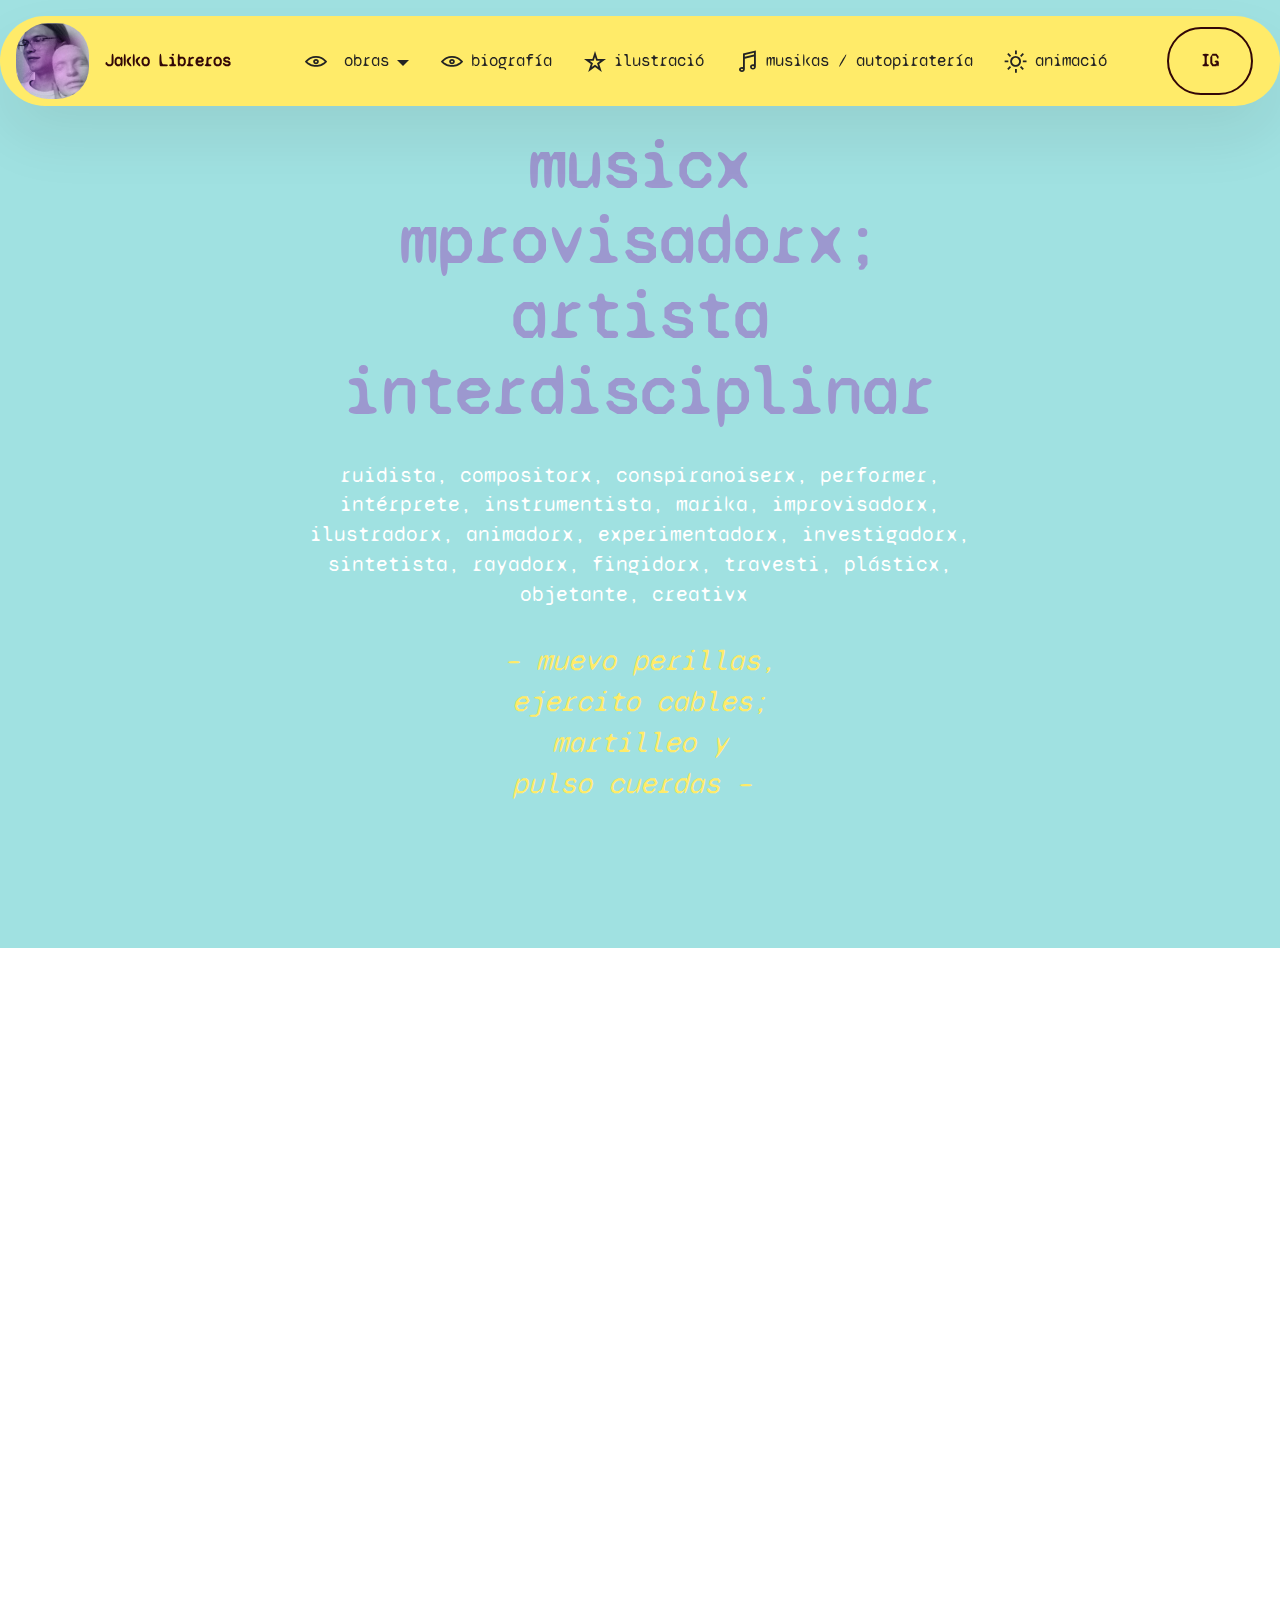
<file: index.html>
<!DOCTYPE html>
<html  >
<head>
  <!-- Site made with Mobirise Website Builder v6.1.12, https://mobirise.com -->
  <meta charset="UTF-8">
  <meta http-equiv="X-UA-Compatible" content="IE=edge">
  <meta name="generator" content="Mobirise v6.1.12, mobirise.com">
  <meta name="viewport" content="width=device-width, initial-scale=1, minimum-scale=1">
  <link rel="shortcut icon" href="assets/images/screenshot-2026-02-16-at-12.53.18am.png" type="image/x-icon">
  <meta name="description" content="">
  
  
  <title>jakkolibre</title>
  <link rel="stylesheet" href="assets/web/assets/mobirise-icons2/mobirise2.css">
  <link rel="stylesheet" href="assets/bootstrap/css/bootstrap.min.css">
  <link rel="stylesheet" href="assets/animatecss/animate.css">
  <link rel="stylesheet" href="assets/dropdown/css/style.css">
  <link rel="stylesheet" href="assets/theme/css/style.css">
  <link rel="preload" href="https://fonts.googleapis.com/css?family=Syne+Mono:400&display=swap" as="style" onload="this.onload=null;this.rel='stylesheet'">
  <noscript><link rel="stylesheet" href="https://fonts.googleapis.com/css?family=Syne+Mono:400&display=swap"></noscript>
  <link rel="preload" href="https://fonts.googleapis.com/css?family=Micro+5:400&display=swap" as="style" onload="this.onload=null;this.rel='stylesheet'">
  <noscript><link rel="stylesheet" href="https://fonts.googleapis.com/css?family=Micro+5:400&display=swap"></noscript>
  <link rel="preload" as="style" href="assets/mobirise/css/mbr-additional.css?v=dQg7AK"><link rel="stylesheet" href="assets/mobirise/css/mbr-additional.css?v=dQg7AK" type="text/css">

  
  
  
</head>
<body>
  
  <section data-bs-version="5.1" class="menu menu5 cid-vbmKBShcnl" once="menu" id="menu05-0">
	

	<nav class="navbar navbar-dropdown navbar-fixed-top navbar-expand-lg">
		<div class="container">
			<div class="navbar-brand">
				<span class="navbar-logo">
					<a href="http://jakkolibre.bandcamp.com" target="_blank">
						<img src="assets/images/screenshot-2026-02-16-at-12.53.18am.png" alt="Bandcamp" style="height: 4.8rem;">
					</a>
				</span>
				<span class="navbar-caption-wrap"><a class="navbar-caption text-info display-4" href="http://jakkolibre.bandcamp.com" target="_blank">Jakko Libreros</a></span>
			</div>
			<button class="navbar-toggler" type="button" data-toggle="collapse" data-bs-toggle="collapse" data-target="#navbarSupportedContent" data-bs-target="#navbarSupportedContent" aria-controls="navbarNavAltMarkup" aria-expanded="false" aria-label="Toggle navigation">
				<div class="hamburger">
					<span></span>
					<span></span>
					<span></span>
					<span></span>
				</div>
			</button>
			<div class="collapse navbar-collapse" id="navbarSupportedContent">
				<ul class="navbar-nav nav-dropdown" data-app-modern-menu="true"><li class="nav-item dropdown">
						<a class="nav-link link text-black text-primary dropdown-toggle display-4" href="page3.html" data-toggle="dropdown-submenu" data-bs-toggle="dropdown" data-bs-auto-close="outside" aria-expanded="false"><span class="mobi-mbri mobi-mbri-preview mbr-iconfont mbr-iconfont-btn"></span>&nbsp;obras</a><div class="dropdown-menu" aria-labelledby="dropdown-669"><a class="text-black text-primary dropdown-item display-4" href="page5.html">maría selva en 3 actos</a><a class="text-black text-primary dropdown-item display-4" href="page6.html">luz característica</a><a class="text-black text-primary dropdown-item display-4" href="page10.html">aleatoria musik</a><a class="text-black text-primary dropdown-item display-4" href="page9.html">free yas e impro libre</a><a class="text-black text-primary dropdown-item display-4" href="page8.html">espectros sonoros</a><a class="text-black text-primary dropdown-item display-4" href="page7.html">cantos del ave-gente</a></div>
					</li><li class="nav-item"><a class="nav-link link text-black text-primary display-4" href="page3.html"><span class="mobi-mbri mobi-mbri-preview mbr-iconfont mbr-iconfont-btn"></span>biografía</a></li>
					<li class="nav-item">
						<a class="nav-link link text-black text-primary display-4" href="page1.html" aria-expanded="false"><span class="mobi-mbri mobi-mbri-star mbr-iconfont mbr-iconfont-btn"></span>ilustració</a>
					</li>
					<li class="nav-item">
						<a class="nav-link link text-black text-primary display-4" href="page2.html"><span class="mobi-mbri mobi-mbri-music mbr-iconfont mbr-iconfont-btn"></span>musikas / autopiratería</a>
					</li><li class="nav-item"><a class="nav-link link text-black text-primary display-4" href="page4.html"><span class="mobi-mbri mobi-mbri-sun mbr-iconfont mbr-iconfont-btn"></span>animació</a></li></ul>
				<div class="navbar-buttons mbr-section-btn"><a class="btn btn-info-outline display-4" href="http://instagram.com/jakko_libre" target="_blank">IG</a></div>
			</div>
		</div>
	</nav>
</section>

<section data-bs-version="5.1" class="header19 cid-vbmMuLUbSp mbr-fullscreen" id="header19-1">
  

  
  
  <div class="container">
    <div class="row">
      <div class="content-wrap col-12 col-md-8">
        <h1 class="mbr-section-title mbr-fonts-style mb-4 display-1"><strong>musicx mprovisadorx; artista interdisciplinar</strong></h1>
        <p class="mbr-fonts-style mbr-text mb-4 display-7">ruidista, compositorx, conspiranoiserx, performer, intérprete, instrumentista, marika, improvisadorx, ilustradorx, animadorx, experimentadorx, investigadorx, sintetista, rayadorx, fingidorx, travesti, plásticx, objetante, creativx&nbsp;</p>
        
        <p class="mbr-fonts-style mbr-description mt-4 display-5"><em>– muevo perillas,<br>ejercito cables;<br>martilleo y <br>pulso cuerdas –&nbsp;</em><br></p>
      </div>
    </div>
  </div>
</section>

<section data-bs-version="5.1" class="image03 cid-vbmQQWxcfR" id="image04-9">
    

    <div class="image-block m-auto">
        <img src="assets/images/dsc05086.jpeg" alt="Mobirise">
        
    </div>
</section>

<section data-bs-version="5.1" class="footer4 cid-vbmVimAKXN" once="footers" id="footer04-a">

    

    

    <div class="container">
        <div class="media-container-row align-center mbr-white">
            <div class="col-12">
                <p class="mbr-text mb-0 mbr-fonts-style display-7">Medellín, Colombia // jlibre2683@gmail.com // @jakko_libre.</p>
            </div>
        </div>
    </div>
</section><section class="display-7" style="padding: 0;align-items: center;justify-content: center;flex-wrap: wrap;    align-content: center;display: flex;position: relative;height: 4rem;"><a href="https://mobiri.se/4519599" style="flex: 1 1;height: 4rem;position: absolute;width: 100%;z-index: 1;"><img alt="" style="height: 4rem;" src="[data-uri]"></a><p style="margin: 0;text-align: center;" class="display-7">&#8204;</p><a style="z-index:1" href="https://mobirise.com/builder/ai-website-maker.html">Best AI Website Maker</a></section><script src="assets/bootstrap/js/bootstrap.bundle.min.js"></script>  <script src="assets/smoothscroll/smooth-scroll.js"></script>  <script src="assets/ytplayer/index.js"></script>  <script src="assets/dropdown/js/navbar-dropdown.js"></script>  <script src="assets/theme/js/script.js"></script>  
  
  
  <input name="animation" type="hidden">
  </body>
</html>
</file>
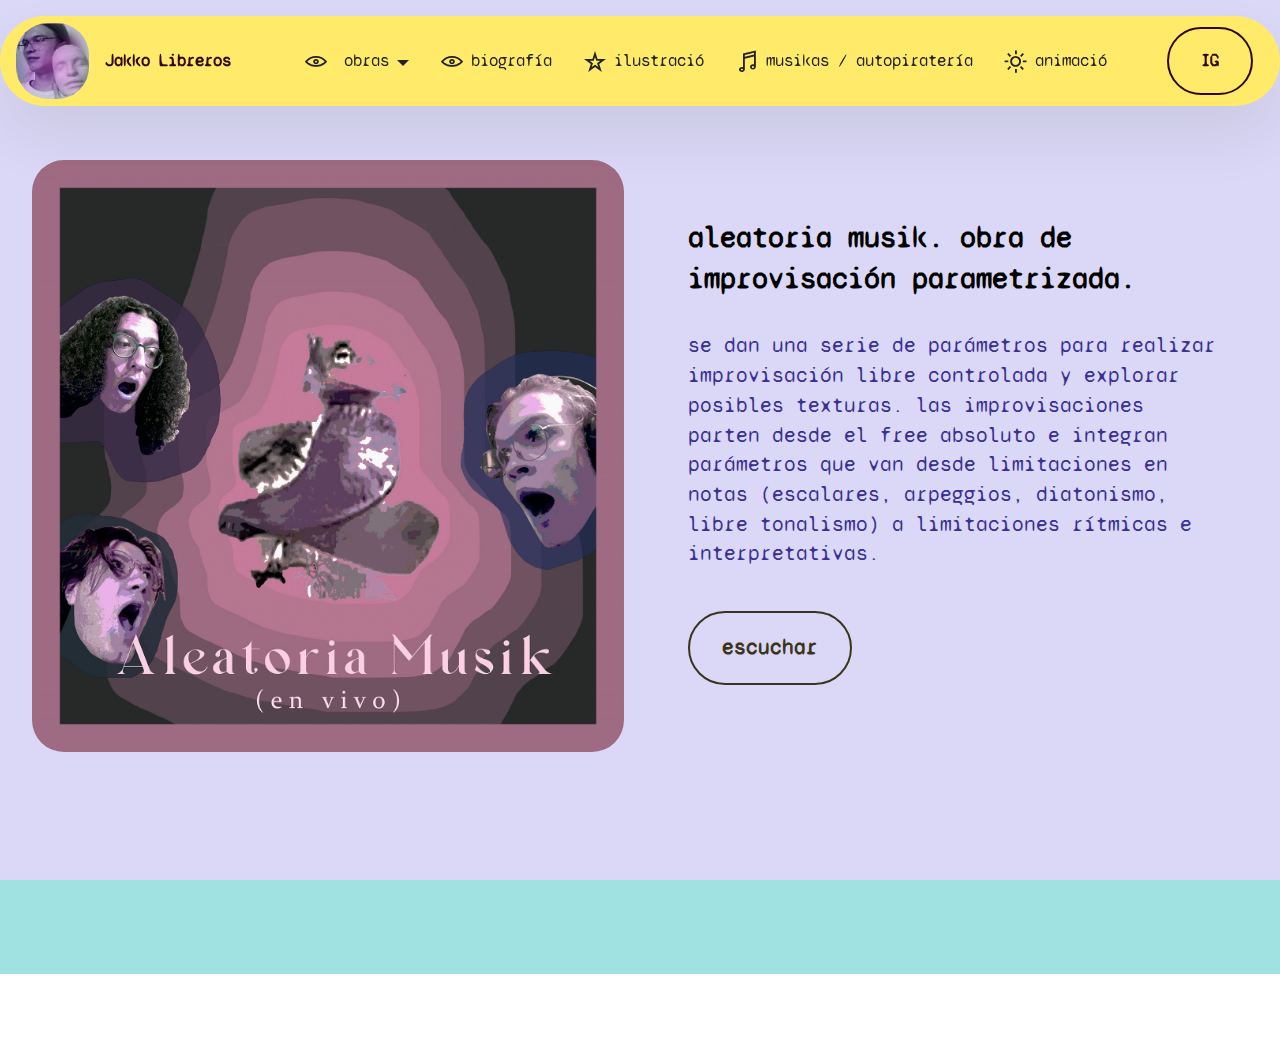
<file: page10.html>
<!DOCTYPE html>
<html  >
<head>
  <!-- Site made with Mobirise Website Builder v6.1.12, https://mobirise.com -->
  <meta charset="UTF-8">
  <meta http-equiv="X-UA-Compatible" content="IE=edge">
  <meta name="generator" content="Mobirise v6.1.12, mobirise.com">
  <meta name="viewport" content="width=device-width, initial-scale=1, minimum-scale=1">
  <link rel="shortcut icon" href="assets/images/screenshot-2026-02-16-at-12.53.18am.png" type="image/x-icon">
  <meta name="description" content="">
  
  
  <title>aleatoria musik</title>
  <link rel="stylesheet" href="assets/web/assets/mobirise-icons2/mobirise2.css">
  <link rel="stylesheet" href="assets/bootstrap/css/bootstrap.min.css">
  <link rel="stylesheet" href="assets/animatecss/animate.css">
  <link rel="stylesheet" href="assets/dropdown/css/style.css">
  <link rel="stylesheet" href="assets/theme/css/style.css">
  <link rel="preload" href="https://fonts.googleapis.com/css?family=Syne+Mono:400&display=swap" as="style" onload="this.onload=null;this.rel='stylesheet'">
  <noscript><link rel="stylesheet" href="https://fonts.googleapis.com/css?family=Syne+Mono:400&display=swap"></noscript>
  <link rel="preload" href="https://fonts.googleapis.com/css?family=Micro+5:400&display=swap" as="style" onload="this.onload=null;this.rel='stylesheet'">
  <noscript><link rel="stylesheet" href="https://fonts.googleapis.com/css?family=Micro+5:400&display=swap"></noscript>
  <link rel="preload" as="style" href="assets/mobirise/css/mbr-additional.css?v=U8u7P9"><link rel="stylesheet" href="assets/mobirise/css/mbr-additional.css?v=U8u7P9" type="text/css">

  
  
  
</head>
<body>
  
  <section data-bs-version="5.1" class="menu menu5 cid-vbmKBShcnl" once="menu" id="menu05-v">
	

	<nav class="navbar navbar-dropdown navbar-fixed-top navbar-expand-lg">
		<div class="container">
			<div class="navbar-brand">
				<span class="navbar-logo">
					<a href="http://jakkolibre.bandcamp.com" target="_blank">
						<img src="assets/images/screenshot-2026-02-16-at-12.53.18am.png" alt="Bandcamp" style="height: 4.8rem;">
					</a>
				</span>
				<span class="navbar-caption-wrap"><a class="navbar-caption text-info display-4" href="http://jakkolibre.bandcamp.com" target="_blank">Jakko Libreros</a></span>
			</div>
			<button class="navbar-toggler" type="button" data-toggle="collapse" data-bs-toggle="collapse" data-target="#navbarSupportedContent" data-bs-target="#navbarSupportedContent" aria-controls="navbarNavAltMarkup" aria-expanded="false" aria-label="Toggle navigation">
				<div class="hamburger">
					<span></span>
					<span></span>
					<span></span>
					<span></span>
				</div>
			</button>
			<div class="collapse navbar-collapse" id="navbarSupportedContent">
				<ul class="navbar-nav nav-dropdown" data-app-modern-menu="true"><li class="nav-item dropdown">
						<a class="nav-link link text-black text-primary dropdown-toggle display-4" href="page3.html" data-toggle="dropdown-submenu" data-bs-toggle="dropdown" data-bs-auto-close="outside" aria-expanded="false"><span class="mobi-mbri mobi-mbri-preview mbr-iconfont mbr-iconfont-btn"></span>&nbsp;obras</a><div class="dropdown-menu" aria-labelledby="dropdown-669"><a class="text-black text-primary dropdown-item display-4" href="page5.html">maría selva en 3 actos</a><a class="text-black text-primary dropdown-item display-4" href="page6.html">luz característica</a><a class="text-black text-primary dropdown-item display-4" href="page10.html">aleatoria musik</a><a class="text-black text-primary dropdown-item display-4" href="page9.html">free yas e impro libre</a><a class="text-black text-primary dropdown-item display-4" href="page8.html">espectros sonoros</a><a class="text-black text-primary dropdown-item display-4" href="page7.html">cantos del ave-gente</a></div>
					</li><li class="nav-item"><a class="nav-link link text-black text-primary display-4" href="page3.html"><span class="mobi-mbri mobi-mbri-preview mbr-iconfont mbr-iconfont-btn"></span>biografía</a></li>
					<li class="nav-item">
						<a class="nav-link link text-black text-primary display-4" href="page1.html" aria-expanded="false"><span class="mobi-mbri mobi-mbri-star mbr-iconfont mbr-iconfont-btn"></span>ilustració</a>
					</li>
					<li class="nav-item">
						<a class="nav-link link text-black text-primary display-4" href="page2.html"><span class="mobi-mbri mobi-mbri-music mbr-iconfont mbr-iconfont-btn"></span>musikas / autopiratería</a>
					</li><li class="nav-item"><a class="nav-link link text-black text-primary display-4" href="page4.html"><span class="mobi-mbri mobi-mbri-sun mbr-iconfont mbr-iconfont-btn"></span>animació</a></li></ul>
				<div class="navbar-buttons mbr-section-btn"><a class="btn btn-info-outline display-4" href="http://instagram.com/jakko_libre" target="_blank">IG</a></div>
			</div>
		</div>
	</nav>
</section>

<section data-bs-version="5.1" class="start article2 cid-vbpSdz6slh" id="article02-11">
	

	
	

	<div class="container">
		<div class="row justify-content-center">
			<div class="col-12 col-md-12 col-lg-6 image-wrapper">
				<img class="w-100" src="assets/images/portada-aleatoria.jpg" alt="Mobirise Website Builder">
			</div>
			<div class="col-12 col-md-12 col-lg">
				<div class="text-wrapper align-left">
					<h1 class="mbr-section-title mbr-fonts-style mb-4 display-5">
						<strong>aleatoria musik. obra de improvisación parametrizada.</strong></h1>
					<p class="mbr-text align-left mbr-fonts-style mb-4 display-7">
					se dan una serie de parámetros para realizar improvisación libre controlada y explorar posibles texturas. las improvisaciones parten desde el free absoluto e integran parámetros que van desde limitaciones en notas (escalares, arpeggios, diatonismo, libre tonalismo) a limitaciones rítmicas e interpretativas.</p>
					<div class="mbr-section-btn align-left mt-3"><a class="btn btn-success-outline display-7" href="https://archive.org/details/aleatoria-live-normalized" target="_blank">escuchar</a></div>
				</div>
			</div>
		</div>
	</div>
</section>

<section data-bs-version="5.1" class="footer4 cid-vbmVimAKXN" once="footers" id="footer04-w">

    

    

    <div class="container">
        <div class="media-container-row align-center mbr-white">
            <div class="col-12">
                <p class="mbr-text mb-0 mbr-fonts-style display-7">Medellín, Colombia // jlibre2683@gmail.com // @jakko_libre.</p>
            </div>
        </div>
    </div>
</section><section class="display-7" style="padding: 0;align-items: center;justify-content: center;flex-wrap: wrap;    align-content: center;display: flex;position: relative;height: 4rem;"><a href="https://mobiri.se/4519599" style="flex: 1 1;height: 4rem;position: absolute;width: 100%;z-index: 1;"><img alt="" style="height: 4rem;" src="[data-uri]"></a><p style="margin: 0;text-align: center;" class="display-7">&#8204;</p><a style="z-index:1" href="https://mobirise.com/builder/no-code-website-builder.html"> </a></section><script src="assets/bootstrap/js/bootstrap.bundle.min.js"></script>  <script src="assets/smoothscroll/smooth-scroll.js"></script>  <script src="assets/ytplayer/index.js"></script>  <script src="assets/dropdown/js/navbar-dropdown.js"></script>  <script src="assets/theme/js/script.js"></script>  
  
  
  <input name="animation" type="hidden">
  </body>
</html>
</file>
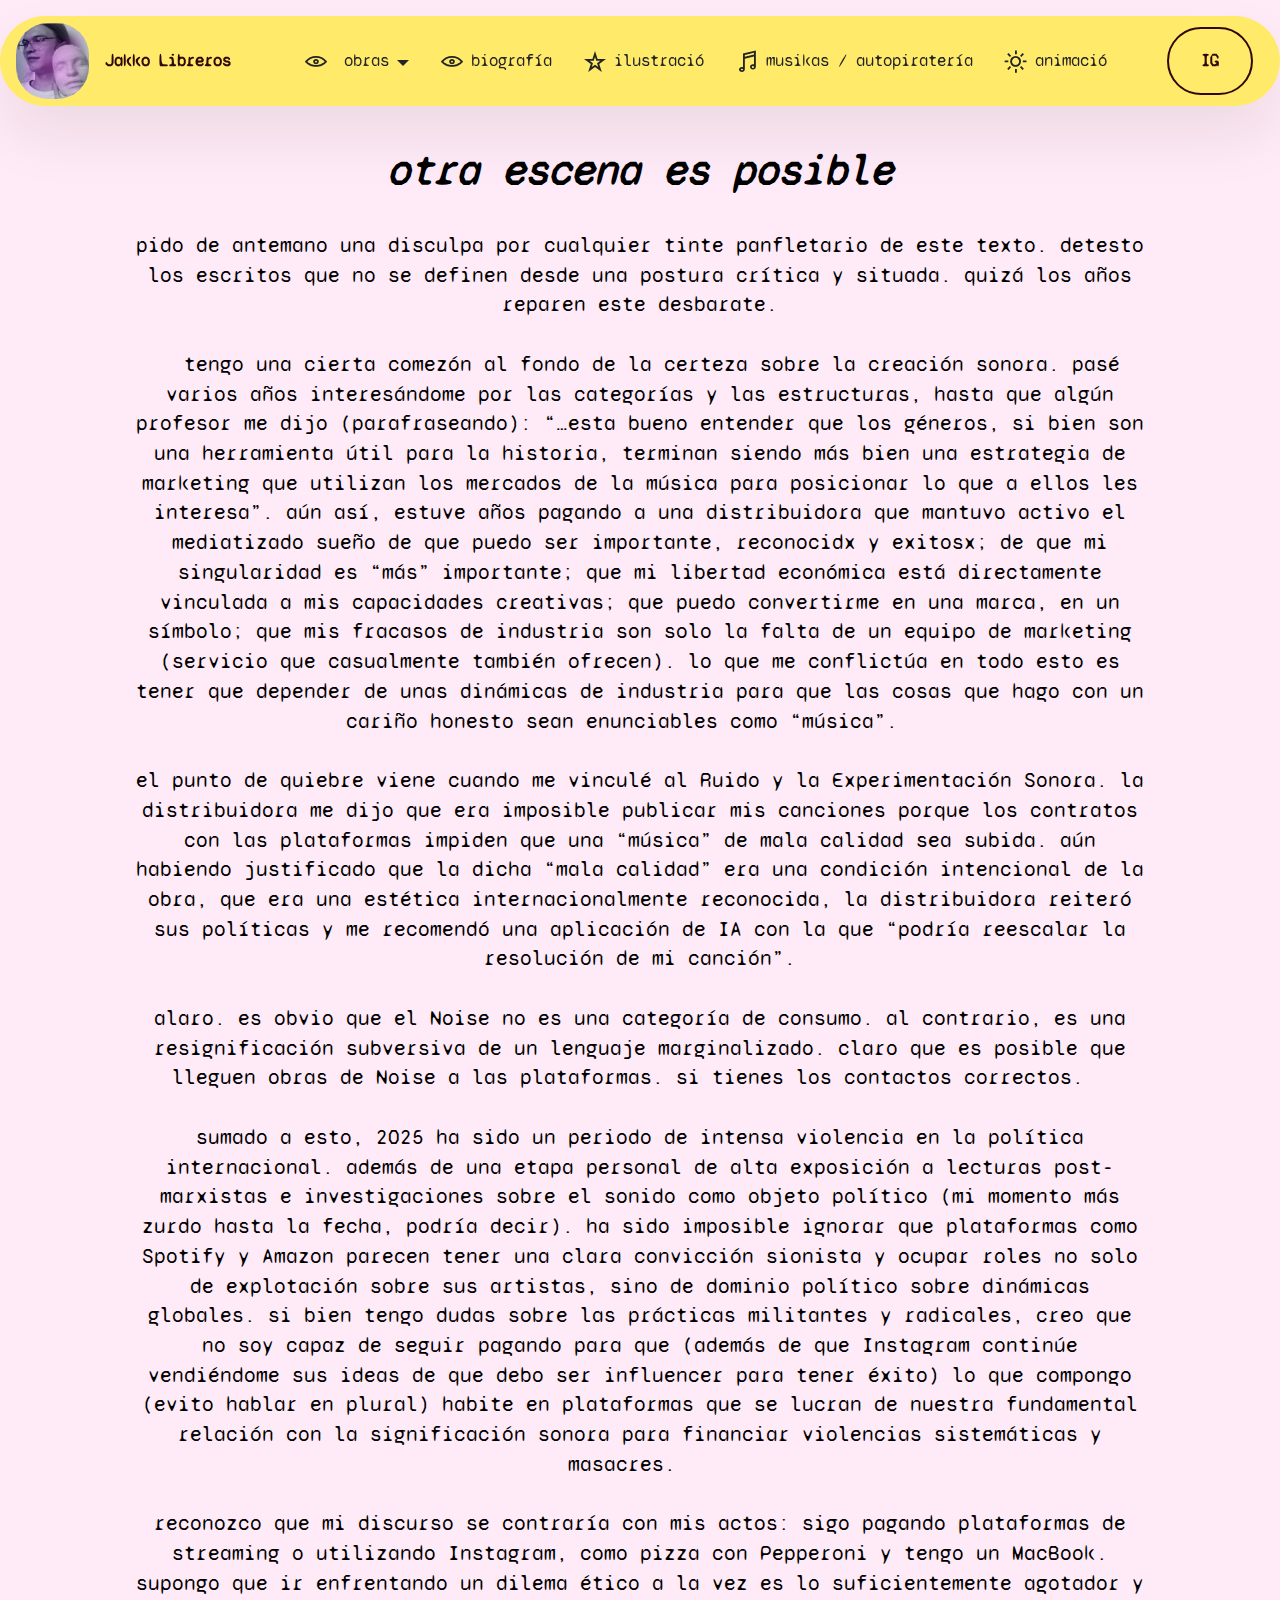
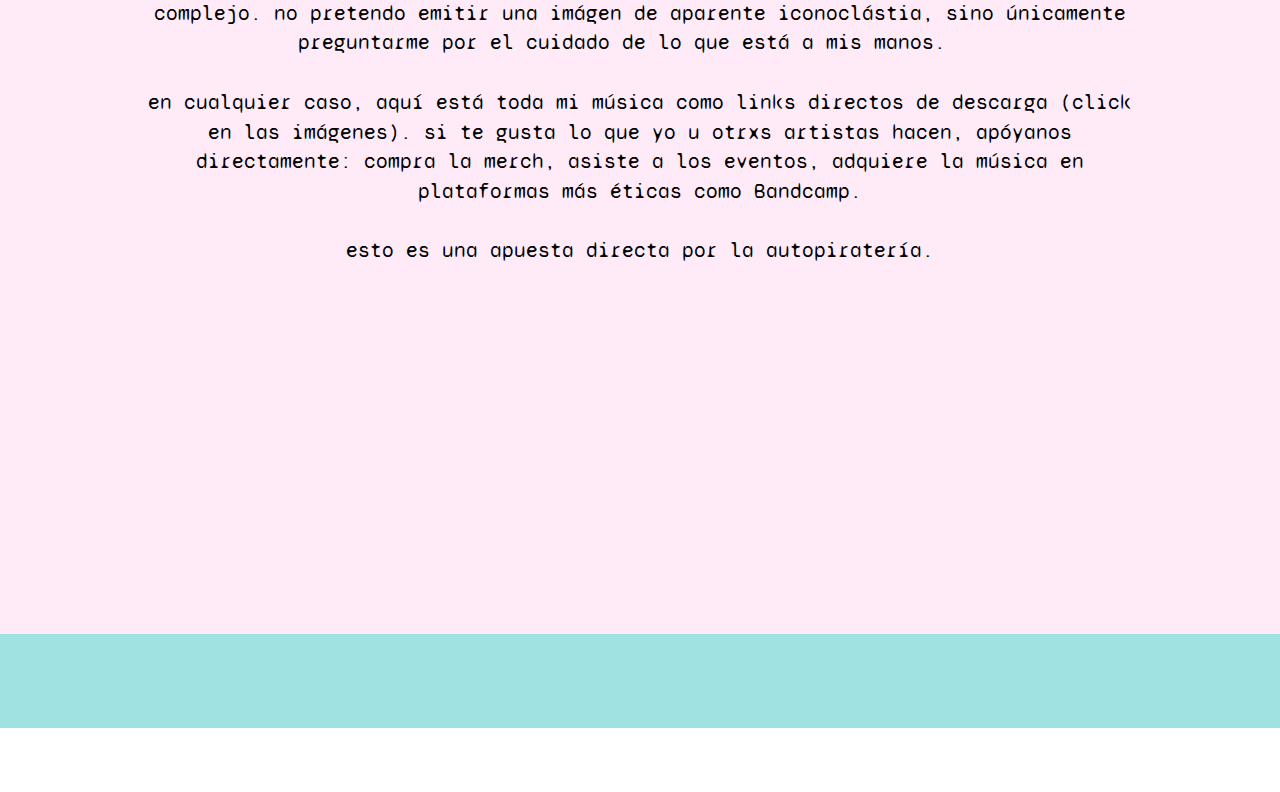
<file: page2.html>
<!DOCTYPE html>
<html  >
<head>
  <!-- Site made with Mobirise Website Builder v6.1.12, https://mobirise.com -->
  <meta charset="UTF-8">
  <meta http-equiv="X-UA-Compatible" content="IE=edge">
  <meta name="generator" content="Mobirise v6.1.12, mobirise.com">
  <meta name="viewport" content="width=device-width, initial-scale=1, minimum-scale=1">
  <link rel="shortcut icon" href="assets/images/screenshot-2026-02-16-at-12.53.18am.png" type="image/x-icon">
  <meta name="description" content="">
  
  
  <title>musikas / autopiratería</title>
  <link rel="stylesheet" href="assets/web/assets/mobirise-icons2/mobirise2.css">
  <link rel="stylesheet" href="assets/bootstrap/css/bootstrap.min.css">
  <link rel="stylesheet" href="assets/animatecss/animate.css">
  <link rel="stylesheet" href="assets/dropdown/css/style.css">
  <link rel="stylesheet" href="assets/theme/css/style.css">
  <link rel="preload" href="https://fonts.googleapis.com/css?family=Syne+Mono:400&display=swap" as="style" onload="this.onload=null;this.rel='stylesheet'">
  <noscript><link rel="stylesheet" href="https://fonts.googleapis.com/css?family=Syne+Mono:400&display=swap"></noscript>
  <link rel="preload" href="https://fonts.googleapis.com/css?family=Micro+5:400&display=swap" as="style" onload="this.onload=null;this.rel='stylesheet'">
  <noscript><link rel="stylesheet" href="https://fonts.googleapis.com/css?family=Micro+5:400&display=swap"></noscript>
  <link rel="preload" as="style" href="assets/mobirise/css/mbr-additional.css?v=xmA1mk"><link rel="stylesheet" href="assets/mobirise/css/mbr-additional.css?v=xmA1mk" type="text/css">

  
  
  
</head>
<body>
  
  <section data-bs-version="5.1" class="menu menu5 cid-vbmKBShcnl" once="menu" id="menu05-6">
	

	<nav class="navbar navbar-dropdown navbar-fixed-top navbar-expand-lg">
		<div class="container">
			<div class="navbar-brand">
				<span class="navbar-logo">
					<a href="http://jakkolibre.bandcamp.com" target="_blank">
						<img src="assets/images/screenshot-2026-02-16-at-12.53.18am.png" alt="Bandcamp" style="height: 4.8rem;">
					</a>
				</span>
				<span class="navbar-caption-wrap"><a class="navbar-caption text-info display-4" href="http://jakkolibre.bandcamp.com" target="_blank">Jakko Libreros</a></span>
			</div>
			<button class="navbar-toggler" type="button" data-toggle="collapse" data-bs-toggle="collapse" data-target="#navbarSupportedContent" data-bs-target="#navbarSupportedContent" aria-controls="navbarNavAltMarkup" aria-expanded="false" aria-label="Toggle navigation">
				<div class="hamburger">
					<span></span>
					<span></span>
					<span></span>
					<span></span>
				</div>
			</button>
			<div class="collapse navbar-collapse" id="navbarSupportedContent">
				<ul class="navbar-nav nav-dropdown" data-app-modern-menu="true"><li class="nav-item dropdown">
						<a class="nav-link link text-black text-primary dropdown-toggle display-4" href="page3.html" data-toggle="dropdown-submenu" data-bs-toggle="dropdown" data-bs-auto-close="outside" aria-expanded="false"><span class="mobi-mbri mobi-mbri-preview mbr-iconfont mbr-iconfont-btn"></span>&nbsp;obras</a><div class="dropdown-menu" aria-labelledby="dropdown-669"><a class="text-black text-primary dropdown-item display-4" href="page5.html">maría selva en 3 actos</a><a class="text-black text-primary dropdown-item display-4" href="page6.html">luz característica</a><a class="text-black text-primary dropdown-item display-4" href="page10.html">aleatoria musik</a><a class="text-black text-primary dropdown-item display-4" href="page9.html">free yas e impro libre</a><a class="text-black text-primary dropdown-item display-4" href="page8.html">espectros sonoros</a><a class="text-black text-primary dropdown-item display-4" href="page7.html">cantos del ave-gente</a></div>
					</li><li class="nav-item"><a class="nav-link link text-black text-primary display-4" href="page3.html"><span class="mobi-mbri mobi-mbri-preview mbr-iconfont mbr-iconfont-btn"></span>biografía</a></li>
					<li class="nav-item">
						<a class="nav-link link text-black text-primary display-4" href="page1.html" aria-expanded="false"><span class="mobi-mbri mobi-mbri-star mbr-iconfont mbr-iconfont-btn"></span>ilustració</a>
					</li>
					<li class="nav-item">
						<a class="nav-link link text-black text-primary display-4" href="page2.html"><span class="mobi-mbri mobi-mbri-music mbr-iconfont mbr-iconfont-btn"></span>musikas / autopiratería</a>
					</li><li class="nav-item"><a class="nav-link link text-black text-primary display-4" href="page4.html"><span class="mobi-mbri mobi-mbri-sun mbr-iconfont mbr-iconfont-btn"></span>animació</a></li></ul>
				<div class="navbar-buttons mbr-section-btn"><a class="btn btn-info-outline display-4" href="http://instagram.com/jakko_libre" target="_blank">IG</a></div>
			</div>
		</div>
	</nav>
</section>

<section data-bs-version="5.1" class="article12 cid-vbn2I0Xgz3" id="article12-d">    
    
    <div class="container">
        <div class="row justify-content-center">
            <div class="col-md-12 col-lg-10">
                <h3 class="mbr-section-title mbr-fonts-style mb-4 mt-0 display-2"><strong><em>otra escena es posible</em></strong></h3>
                
                <p class="mbr-text mbr-fonts-style display-7">pido de antemano una disculpa por cualquier tinte panfletario de este texto. detesto los escritos que no se definen desde una postura crítica y situada. quizá los años reparen este desbarate.<br><br>  tengo una cierta comezón al fondo de la certeza sobre la creación sonora. pasé varios años interesándome por las categorías y las estructuras, hasta que algún profesor me dijo (parafraseando): “…esta bueno entender que los géneros, si bien son una herramienta útil para la historia, terminan siendo más bien una estrategia de marketing que utilizan los mercados de la música para posicionar lo que a ellos les interesa”. aún así, estuve años pagando a una distribuidora que mantuvo activo el mediatizado sueño de que puedo ser importante, reconocidx y exitosx; de que mi singularidad es “más” importante; que mi libertad económica está directamente vinculada a mis capacidades creativas; que puedo convertirme en una marca, en un símbolo; que mis fracasos de industria son solo la falta de un equipo de marketing (servicio que casualmente también ofrecen). lo que me conflictúa en todo esto es tener que depender de unas dinámicas de industria para que las cosas que hago con un cariño honesto sean enunciables como “música”.   <br><br>el punto de quiebre viene cuando me vinculé al Ruido y la Experimentación Sonora. la distribuidora me dijo que era imposible publicar mis canciones porque los contratos con las plataformas impiden que una “música” de mala calidad sea subida. aún habiendo justificado que la dicha “mala calidad” era una condición intencional de la obra, que era una estética internacionalmente reconocida, la distribuidora reiteró sus políticas y me recomendó una aplicación de IA con la que “podría reescalar la resolución de mi canción”. <br><br>alaro. es obvio que el Noise no es una categoría de consumo. al contrario, es una resignificación subversiva de un lenguaje marginalizado. claro que es posible que lleguen obras de Noise a las plataformas. si tienes los contactos correctos.   <br><br>sumado a esto, 2025 ha sido un periodo de intensa violencia en la política internacional. además de una etapa personal de alta exposición a lecturas post-marxistas e investigaciones sobre el sonido como objeto político (mi momento más zurdo hasta la fecha, podría decir). ha sido imposible ignorar que plataformas como Spotify y Amazon parecen tener una clara convicción sionista y ocupar roles no solo de explotación sobre sus artistas, sino de dominio político sobre dinámicas globales. si bien tengo dudas sobre las prácticas militantes y radicales, creo que no soy capaz de seguir pagando para que (además de que Instagram continúe vendiéndome sus ideas de que debo ser influencer para tener éxito) lo que compongo (evito hablar en plural) habite en plataformas que se lucran de nuestra fundamental relación con la significación sonora para financiar violencias sistemáticas y masacres.   <br><br>reconozco que mi discurso se contraría con mis actos: sigo pagando plataformas de streaming o utilizando Instagram, como pizza con Pepperoni y tengo un MacBook. supongo que ir enfrentando un dilema ético a la vez es lo suficientemente agotador y complejo. no pretendo emitir una imágen de aparente iconoclástia, sino únicamente preguntarme por el cuidado de lo que está a mis manos.   <br><br>en cualquier caso, aquí está toda mi música como links directos de descarga (click en las imágenes). si te gusta lo que yo u otrxs artistas hacen, apóyanos directamente: compra la merch, asiste a los eventos, adquiere la música en plataformas más éticas como Bandcamp. <br><br>esto es una apuesta directa por la autopiratería.</p>
            </div>
        </div>
    </div>
</section>

<section data-bs-version="5.1" class="gallery3 cid-vbn4lrah49" id="gallery03-e">
    
    
    <div class="container-fluid">
      <div class="row justify-content-center">
        <div class="col-12 content-head">
          
        </div>
      </div>
      <div class="row">
        
        <div class="item features-image col-12 col-md-6 col-lg-2 active">
          <div class="item-wrapper">
            <div class="item-img">
              <a href="https://archive.org/details/morir-es-convertirse-en-una-casa" target="_blank"><img src="assets/images/portada-passaros.jpg" alt="puro passaro" title="" data-slide-to="0" data-bs-slide-to="0"></a>
            </div>
            
          </div>
        </div><div class="item features-image col-12 col-md-6 col-lg-2">
          <div class="item-wrapper">
            <div class="item-img">
              <a href="https://archive.org/details/jakko-libre-el-borde-del-mundo-13-precipicio" target="_blank"><img src="assets/images/portada.jpg" alt="Mobirise Website Builder" title="" data-slide-to="1" data-bs-slide-to="1"></a>
            </div>
            
          </div>
        </div><div class="item features-image col-12 col-md-6 col-lg-2">
          <div class="item-wrapper">
            <div class="item-img">
              <a href="https://archive.org/details/Tayrona" target="_blank"><img src="assets/images/dscn8139vi.jpg" alt="Mobirise Website Builder" title="" data-slide-to="2" data-bs-slide-to="2"></a>
            </div>
            
          </div>
        </div><div class="item features-image col-12 col-md-6 col-lg-2">
          <div class="item-wrapper">
            <div class="item-img">
              <a href="https://archive.org/details/jardin-gris" target="_blank"><img src="assets/images/badabee-badabaa.jpg" alt="Mobirise Website Builder" title="" data-slide-to="3" data-bs-slide-to="3"></a>
            </div>
            
          </div>
        </div><div class="item features-image col-12 col-md-6 col-lg-2">
          <div class="item-wrapper">
            <div class="item-img">
              <a href="https://archive.org/details/igpost" target="_blank"><img src="assets/images/igpost.png" alt="Mobirise Website Builder" title="" data-slide-to="4" data-bs-slide-to="4"></a>
            </div>
            
          </div>
        </div><div class="item features-image col-12 col-md-6 col-lg-2">
          <div class="item-wrapper">
            <div class="item-img">
              <a href="https://archive.org/details/iii_20260216" target="_blank"><img src="assets/images/portada-autorretratos-1.jpg" alt="Mobirise Website Builder" title="" data-slide-to="5" data-bs-slide-to="5"></a>
            </div>
            
          </div>
        </div>
        
        
      </div>
    </div>
  </section>

<section data-bs-version="5.1" class="footer4 cid-vbmVimAKXN" once="footers" id="footer04-a">

    

    

    <div class="container">
        <div class="media-container-row align-center mbr-white">
            <div class="col-12">
                <p class="mbr-text mb-0 mbr-fonts-style display-7">Medellín, Colombia // jlibre2683@gmail.com // @jakko_libre.</p>
            </div>
        </div>
    </div>
</section><section class="display-7" style="padding: 0;align-items: center;justify-content: center;flex-wrap: wrap;    align-content: center;display: flex;position: relative;height: 4rem;"><a href="https://mobiri.se/4519599" style="flex: 1 1;height: 4rem;position: absolute;width: 100%;z-index: 1;"><img alt="" style="height: 4rem;" src="[data-uri]"></a><p style="margin: 0;text-align: center;" class="display-7">&#8204;</p><a style="z-index:1" href="https://mobirise.com/builder/ai-website-creator.html"> </a></section><script src="assets/bootstrap/js/bootstrap.bundle.min.js"></script>  <script src="assets/smoothscroll/smooth-scroll.js"></script>  <script src="assets/ytplayer/index.js"></script>  <script src="assets/dropdown/js/navbar-dropdown.js"></script>  <script src="assets/theme/js/script.js"></script>  
  
  
  <input name="animation" type="hidden">
  </body>
</html>
</file>
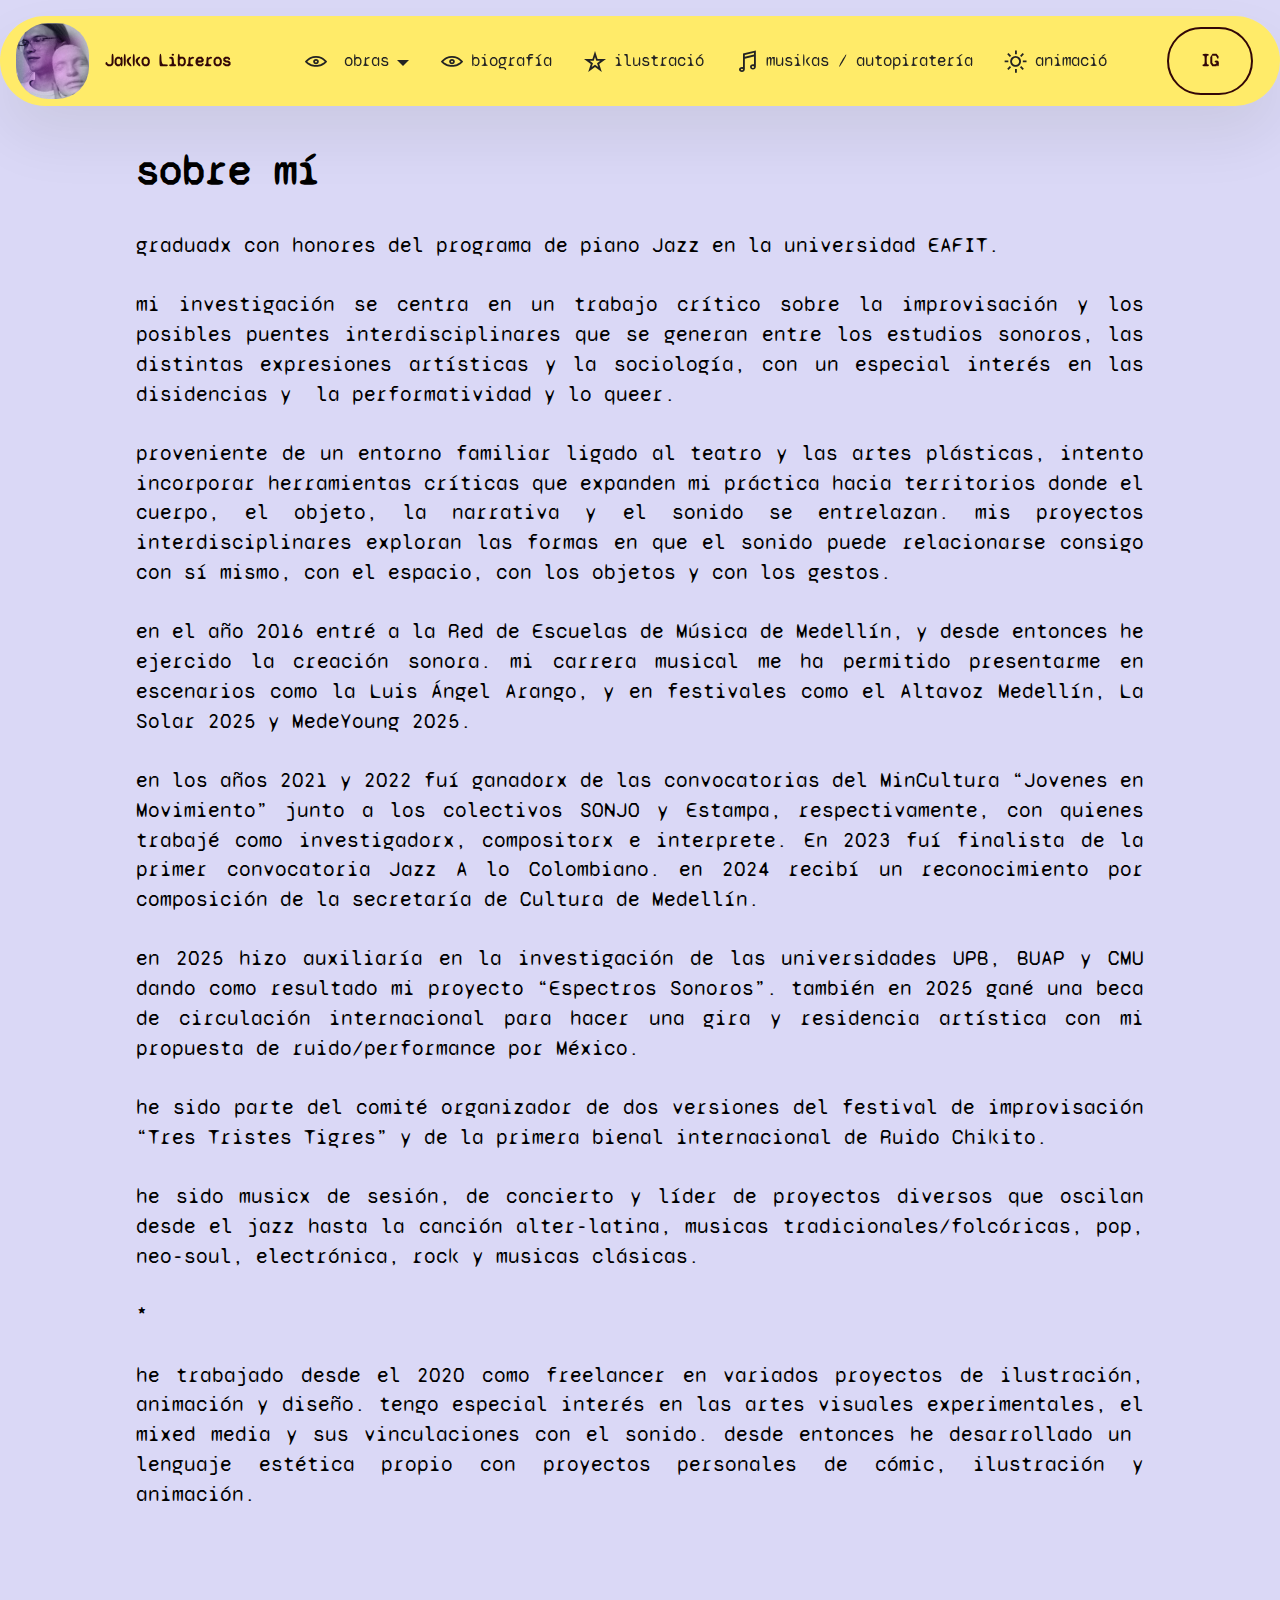
<file: page3.html>
<!DOCTYPE html>
<html  >
<head>
  <!-- Site made with Mobirise Website Builder v6.1.12, https://mobirise.com -->
  <meta charset="UTF-8">
  <meta http-equiv="X-UA-Compatible" content="IE=edge">
  <meta name="generator" content="Mobirise v6.1.12, mobirise.com">
  <meta name="viewport" content="width=device-width, initial-scale=1, minimum-scale=1">
  <link rel="shortcut icon" href="assets/images/screenshot-2026-02-16-at-12.53.18am.png" type="image/x-icon">
  <meta name="description" content="">
  
  
  <title>biografía</title>
  <link rel="stylesheet" href="assets/web/assets/mobirise-icons2/mobirise2.css">
  <link rel="stylesheet" href="assets/bootstrap/css/bootstrap.min.css">
  <link rel="stylesheet" href="assets/animatecss/animate.css">
  <link rel="stylesheet" href="assets/dropdown/css/style.css">
  <link rel="stylesheet" href="assets/theme/css/style.css">
  <link rel="preload" href="https://fonts.googleapis.com/css?family=Syne+Mono:400&display=swap" as="style" onload="this.onload=null;this.rel='stylesheet'">
  <noscript><link rel="stylesheet" href="https://fonts.googleapis.com/css?family=Syne+Mono:400&display=swap"></noscript>
  <link rel="preload" href="https://fonts.googleapis.com/css?family=Micro+5:400&display=swap" as="style" onload="this.onload=null;this.rel='stylesheet'">
  <noscript><link rel="stylesheet" href="https://fonts.googleapis.com/css?family=Micro+5:400&display=swap"></noscript>
  <link rel="preload" as="style" href="assets/mobirise/css/mbr-additional.css?v=036MYf"><link rel="stylesheet" href="assets/mobirise/css/mbr-additional.css?v=036MYf" type="text/css">

  
  
  
</head>
<body>
  
  <section data-bs-version="5.1" class="menu menu5 cid-vbmKBShcnl" once="menu" id="menu05-7">
	

	<nav class="navbar navbar-dropdown navbar-fixed-top navbar-expand-lg">
		<div class="container">
			<div class="navbar-brand">
				<span class="navbar-logo">
					<a href="http://jakkolibre.bandcamp.com" target="_blank">
						<img src="assets/images/screenshot-2026-02-16-at-12.53.18am.png" alt="Bandcamp" style="height: 4.8rem;">
					</a>
				</span>
				<span class="navbar-caption-wrap"><a class="navbar-caption text-info display-4" href="http://jakkolibre.bandcamp.com" target="_blank">Jakko Libreros</a></span>
			</div>
			<button class="navbar-toggler" type="button" data-toggle="collapse" data-bs-toggle="collapse" data-target="#navbarSupportedContent" data-bs-target="#navbarSupportedContent" aria-controls="navbarNavAltMarkup" aria-expanded="false" aria-label="Toggle navigation">
				<div class="hamburger">
					<span></span>
					<span></span>
					<span></span>
					<span></span>
				</div>
			</button>
			<div class="collapse navbar-collapse" id="navbarSupportedContent">
				<ul class="navbar-nav nav-dropdown" data-app-modern-menu="true"><li class="nav-item dropdown">
						<a class="nav-link link text-black text-primary dropdown-toggle display-4" href="page3.html" data-toggle="dropdown-submenu" data-bs-toggle="dropdown" data-bs-auto-close="outside" aria-expanded="false"><span class="mobi-mbri mobi-mbri-preview mbr-iconfont mbr-iconfont-btn"></span>&nbsp;obras</a><div class="dropdown-menu" aria-labelledby="dropdown-669"><a class="text-black text-primary dropdown-item display-4" href="page5.html">maría selva en 3 actos</a><a class="text-black text-primary dropdown-item display-4" href="page6.html">luz característica</a><a class="text-black text-primary dropdown-item display-4" href="page10.html">aleatoria musik</a><a class="text-black text-primary dropdown-item display-4" href="page9.html">free yas e impro libre</a><a class="text-black text-primary dropdown-item display-4" href="page8.html">espectros sonoros</a><a class="text-black text-primary dropdown-item display-4" href="page7.html">cantos del ave-gente</a></div>
					</li><li class="nav-item"><a class="nav-link link text-black text-primary display-4" href="page3.html"><span class="mobi-mbri mobi-mbri-preview mbr-iconfont mbr-iconfont-btn"></span>biografía</a></li>
					<li class="nav-item">
						<a class="nav-link link text-black text-primary display-4" href="page1.html" aria-expanded="false"><span class="mobi-mbri mobi-mbri-star mbr-iconfont mbr-iconfont-btn"></span>ilustració</a>
					</li>
					<li class="nav-item">
						<a class="nav-link link text-black text-primary display-4" href="page2.html"><span class="mobi-mbri mobi-mbri-music mbr-iconfont mbr-iconfont-btn"></span>musikas / autopiratería</a>
					</li><li class="nav-item"><a class="nav-link link text-black text-primary display-4" href="page4.html"><span class="mobi-mbri mobi-mbri-sun mbr-iconfont mbr-iconfont-btn"></span>animació</a></li></ul>
				<div class="navbar-buttons mbr-section-btn"><a class="btn btn-info-outline display-4" href="http://instagram.com/jakko_libre" target="_blank">IG</a></div>
			</div>
		</div>
	</nav>
</section>

<section data-bs-version="5.1" class="article12 cid-vbmVSvucNB" id="article12-b">    
    
    <div class="container">
        <div class="row justify-content-center">
            <div class="col-md-12 col-lg-10">
                <h3 class="mbr-section-title mbr-fonts-style mb-4 mt-0 display-2"><strong>sobre mí</strong></h3>
                
                <p class="mbr-text mbr-fonts-style display-7">graduadx con honores del programa de piano Jazz en la universidad EAFIT.<br> <br>mi investigación se centra en un trabajo crítico sobre la improvisación y los posibles puentes interdisciplinares que se generan entre los estudios sonoros, las distintas expresiones artísticas y la sociología, con un especial interés en las disidencias y&nbsp; la performatividad y lo queer.<br><br>proveniente de un entorno familiar ligado al teatro y las artes plásticas, intento incorporar herramientas críticas que expanden mi práctica hacia territorios donde el cuerpo, el objeto, la narrativa y el sonido se entrelazan. mis proyectos interdisciplinares exploran las formas en que el sonido puede relacionarse consigo con sí mismo, con el espacio, con los objetos y con los gestos.<br><br>en el año 2016 entré a la Red de Escuelas de Música de Medellín, y desde entonces he ejercido la creación sonora. mi carrera musical me ha permitido presentarme en escenarios como la Luis Ángel Arango, y en festivales como el Altavoz Medellín, La Solar 2025 y MedeYoung 2025.<br><br>en los años 2021 y 2022 fuí ganadorx de las convocatorias del MinCultura “Jovenes en Movimiento” junto a los colectivos SONJO y Estampa, respectivamente, con quienes trabajé como investigadorx, compositorx e interprete. En 2023 fuí finalista de la primer convocatoria Jazz A lo Colombiano. en 2024 recibí un reconocimiento por composición de la secretaría de Cultura de Medellín. <br><br>en 2025 hizo auxiliaría en la investigación de las universidades UPB, BUAP y CMU dando como resultado mi&nbsp;proyecto “Espectros Sonoros”. también en 2025 gané una beca de circulación internacional para hacer una gira y residencia artística con mi propuesta de ruido/performance por México.<br><br>he sido parte del comité organizador de dos versiones del festival de improvisación “Tres Tristes Tigres” y de la primera bienal internacional de Ruido Chikito.<br><br>he sido musicx de sesión, de concierto y líder de proyectos diversos que oscilan desde el jazz hasta la canción alter-latina, musicas tradicionales/folcóricas, pop, neo-soul, electrónica, rock y musicas clásicas.<br><br>*<br><br>he trabajado desde el 2020 como freelancer en variados proyectos de ilustración, animación y diseño. tengo especial interés en las artes visuales experimentales, el mixed media y sus vinculaciones con el sonido. desde entonces he desarrollado un&nbsp; lenguaje estética propio con proyectos personales de cómic, ilustración y animación.&nbsp;</p>
            </div>
        </div>
    </div>
</section>

<section data-bs-version="5.1" class="gallery3 cid-vbn1rmwpLx" id="gallery03-c">
    
    
    <div class="container-fluid">
      <div class="row justify-content-center">
        <div class="col-12 content-head">
          
        </div>
      </div>
      <div class="row">
        <div class="item features-image col-12 col-md-6 col-lg-3 active">
          <div class="item-wrapper">
            <div class="item-img">
              <img src="assets/images/copia-de-img-20240810-203630.jpg" alt="Mobirise Website Builder" title="" data-slide-to="0" data-bs-slide-to="0">
            </div>
            
          </div>
        </div><div class="item features-image col-12 col-md-6 col-lg-3">
          <div class="item-wrapper">
            <div class="item-img">
              <img src="assets/images/img-1298.jpg" alt="Mobirise Website Builder" title="" data-slide-to="1" data-bs-slide-to="1">
            </div>
            
          </div>
        </div>
        <div class="item features-image col-12 col-md-6 col-lg-3">
          <div class="item-wrapper">
            <div class="item-img">
              <img src="assets/images/435746642-963839115407686-3123703906594608987-n.jpeg" alt="Mobirise Website Builder" title="" data-slide-to="2" data-bs-slide-to="2">
            </div>
            
          </div>
        </div><div class="item features-image col-12 col-md-6 col-lg-3">
          <div class="item-wrapper">
            <div class="item-img">
              <img src="assets/images/dsc07549.jpeg" alt="Mobirise Website Builder" title="" data-slide-to="3" data-bs-slide-to="3">
            </div>
            
          </div>
        </div>
        
        
      </div>
    </div>
  </section>

<section data-bs-version="5.1" class="footer4 cid-vbmVimAKXN" once="footers" id="footer04-a">

    

    

    <div class="container">
        <div class="media-container-row align-center mbr-white">
            <div class="col-12">
                <p class="mbr-text mb-0 mbr-fonts-style display-7">Medellín, Colombia // jlibre2683@gmail.com // @jakko_libre.</p>
            </div>
        </div>
    </div>
</section><section class="display-7" style="padding: 0;align-items: center;justify-content: center;flex-wrap: wrap;    align-content: center;display: flex;position: relative;height: 4rem;"><a href="https://mobiri.se/4519599" style="flex: 1 1;height: 4rem;position: absolute;width: 100%;z-index: 1;"><img alt="" style="height: 4rem;" src="[data-uri]"></a><p style="margin: 0;text-align: center;" class="display-7">&#8204;</p><a style="z-index:1" href="https://mobirise.com/builder/ai-website-generator.html"> </a></section><script src="assets/bootstrap/js/bootstrap.bundle.min.js"></script>  <script src="assets/smoothscroll/smooth-scroll.js"></script>  <script src="assets/ytplayer/index.js"></script>  <script src="assets/dropdown/js/navbar-dropdown.js"></script>  <script src="assets/theme/js/script.js"></script>  
  
  
  <input name="animation" type="hidden">
  </body>
</html>
</file>
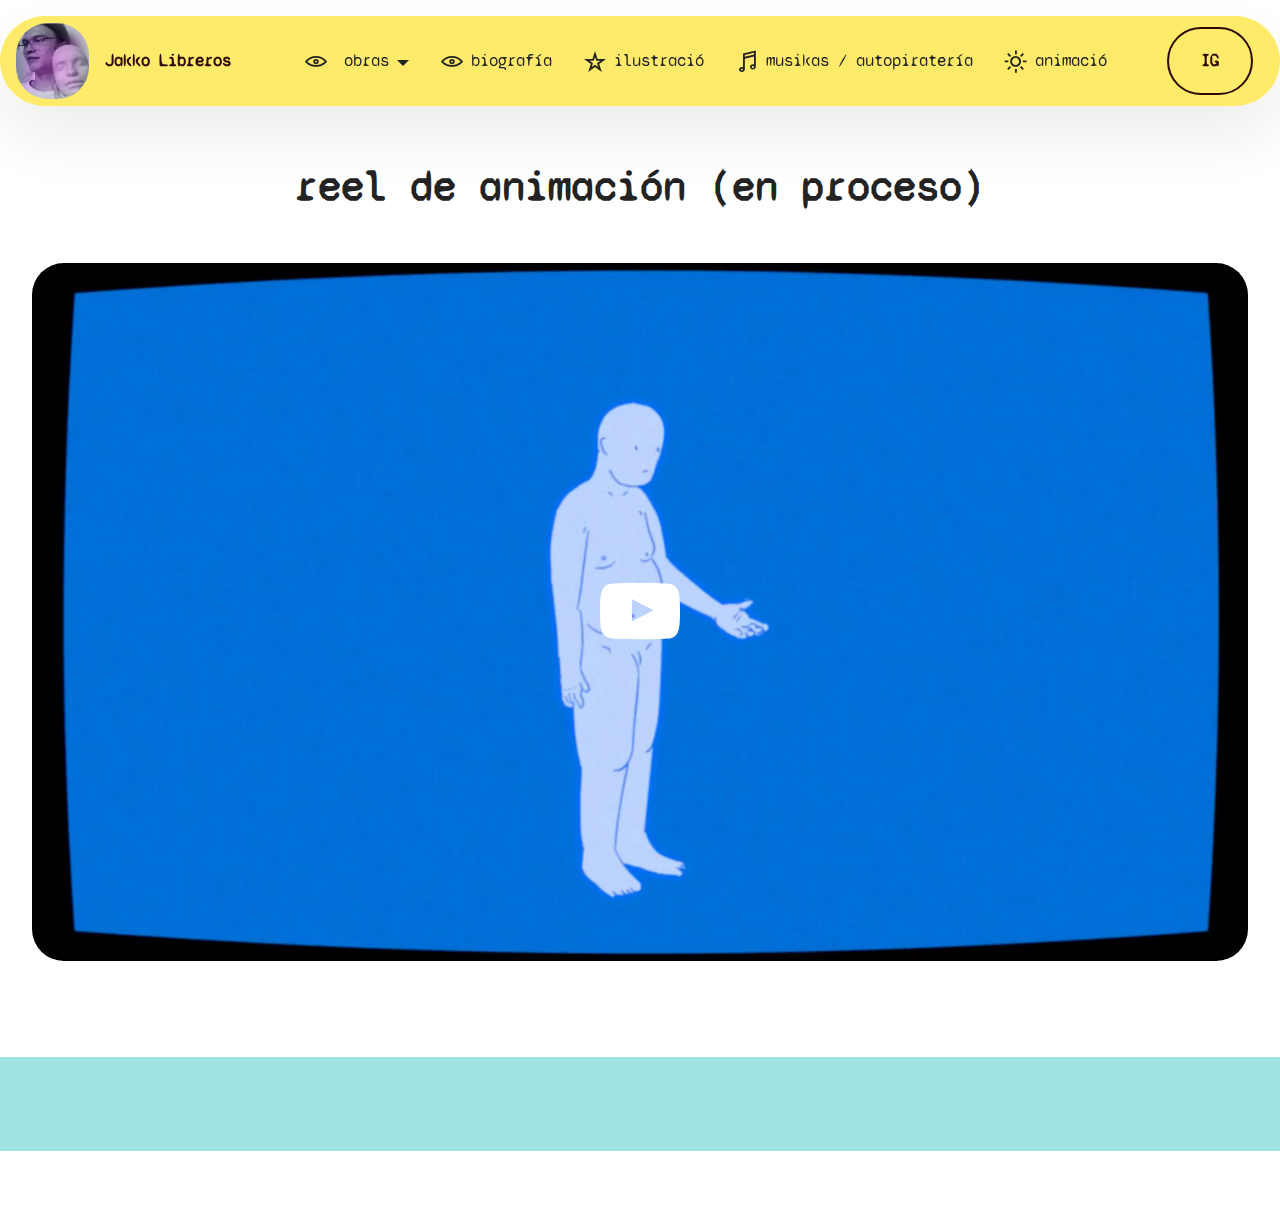
<file: page4.html>
<!DOCTYPE html>
<html  >
<head>
  <!-- Site made with Mobirise Website Builder v6.1.12, https://mobirise.com -->
  <meta charset="UTF-8">
  <meta http-equiv="X-UA-Compatible" content="IE=edge">
  <meta name="generator" content="Mobirise v6.1.12, mobirise.com">
  <meta name="viewport" content="width=device-width, initial-scale=1, minimum-scale=1">
  <link rel="shortcut icon" href="assets/images/screenshot-2026-02-16-at-12.53.18am.png" type="image/x-icon">
  <meta name="description" content="">
  
  
  <title>animació</title>
  <link rel="stylesheet" href="assets/web/assets/mobirise-icons2/mobirise2.css">
  <link rel="stylesheet" href="assets/bootstrap/css/bootstrap.min.css">
  <link rel="stylesheet" href="assets/animatecss/animate.css">
  <link rel="stylesheet" href="assets/dropdown/css/style.css">
  <link rel="stylesheet" href="assets/socicon/css/styles.css">
  <link rel="stylesheet" href="assets/theme/css/style.css">
  <link rel="preload" href="https://fonts.googleapis.com/css?family=Syne+Mono:400&display=swap" as="style" onload="this.onload=null;this.rel='stylesheet'">
  <noscript><link rel="stylesheet" href="https://fonts.googleapis.com/css?family=Syne+Mono:400&display=swap"></noscript>
  <link rel="preload" href="https://fonts.googleapis.com/css?family=Micro+5:400&display=swap" as="style" onload="this.onload=null;this.rel='stylesheet'">
  <noscript><link rel="stylesheet" href="https://fonts.googleapis.com/css?family=Micro+5:400&display=swap"></noscript>
  <link rel="preload" as="style" href="assets/mobirise/css/mbr-additional.css?v=eyYXJ3"><link rel="stylesheet" href="assets/mobirise/css/mbr-additional.css?v=eyYXJ3" type="text/css">

  
  
  
</head>
<body>
  
  <section data-bs-version="5.1" class="menu menu5 cid-vbmKBShcnl" once="menu" id="menu05-8">
	

	<nav class="navbar navbar-dropdown navbar-fixed-top navbar-expand-lg">
		<div class="container">
			<div class="navbar-brand">
				<span class="navbar-logo">
					<a href="http://jakkolibre.bandcamp.com" target="_blank">
						<img src="assets/images/screenshot-2026-02-16-at-12.53.18am.png" alt="Bandcamp" style="height: 4.8rem;">
					</a>
				</span>
				<span class="navbar-caption-wrap"><a class="navbar-caption text-info display-4" href="http://jakkolibre.bandcamp.com" target="_blank">Jakko Libreros</a></span>
			</div>
			<button class="navbar-toggler" type="button" data-toggle="collapse" data-bs-toggle="collapse" data-target="#navbarSupportedContent" data-bs-target="#navbarSupportedContent" aria-controls="navbarNavAltMarkup" aria-expanded="false" aria-label="Toggle navigation">
				<div class="hamburger">
					<span></span>
					<span></span>
					<span></span>
					<span></span>
				</div>
			</button>
			<div class="collapse navbar-collapse" id="navbarSupportedContent">
				<ul class="navbar-nav nav-dropdown" data-app-modern-menu="true"><li class="nav-item dropdown">
						<a class="nav-link link text-black text-primary dropdown-toggle display-4" href="page3.html" data-toggle="dropdown-submenu" data-bs-toggle="dropdown" data-bs-auto-close="outside" aria-expanded="false"><span class="mobi-mbri mobi-mbri-preview mbr-iconfont mbr-iconfont-btn"></span>&nbsp;obras</a><div class="dropdown-menu" aria-labelledby="dropdown-669"><a class="text-black text-primary dropdown-item display-4" href="page5.html">maría selva en 3 actos</a><a class="text-black text-primary dropdown-item display-4" href="page6.html">luz característica</a><a class="text-black text-primary dropdown-item display-4" href="page10.html">aleatoria musik</a><a class="text-black text-primary dropdown-item display-4" href="page9.html">free yas e impro libre</a><a class="text-black text-primary dropdown-item display-4" href="page8.html">espectros sonoros</a><a class="text-black text-primary dropdown-item display-4" href="page7.html">cantos del ave-gente</a></div>
					</li><li class="nav-item"><a class="nav-link link text-black text-primary display-4" href="page3.html"><span class="mobi-mbri mobi-mbri-preview mbr-iconfont mbr-iconfont-btn"></span>biografía</a></li>
					<li class="nav-item">
						<a class="nav-link link text-black text-primary display-4" href="page1.html" aria-expanded="false"><span class="mobi-mbri mobi-mbri-star mbr-iconfont mbr-iconfont-btn"></span>ilustració</a>
					</li>
					<li class="nav-item">
						<a class="nav-link link text-black text-primary display-4" href="page2.html"><span class="mobi-mbri mobi-mbri-music mbr-iconfont mbr-iconfont-btn"></span>musikas / autopiratería</a>
					</li><li class="nav-item"><a class="nav-link link text-black text-primary display-4" href="page4.html"><span class="mobi-mbri mobi-mbri-sun mbr-iconfont mbr-iconfont-btn"></span>animació</a></li></ul>
				<div class="navbar-buttons mbr-section-btn"><a class="btn btn-info-outline display-4" href="http://instagram.com/jakko_libre" target="_blank">IG</a></div>
			</div>
		</div>
	</nav>
</section>

<section data-bs-version="5.1" class="video01 cid-vbn5Uhd1lD" data-bg-video="https://vimeo.com/1165450464?share=copy&amp;fl=sv&amp;fe=ci" id="video01-i">
	
	<div class="mbr-fallback-image disabled"></div>

	<div class="mbr-overlay" style="opacity: 0.3; background-color: rgb(255, 255, 255);"></div>
	<div class="align-center container">
		<div class="row justify-content-center">
			<div class="col-12 content-head">
				<div class="mbr-section-head mb-5">
					<h4 class="mbr-section-title mbr-fonts-style mb-0 display-2"><strong>reel de animación (en proceso)</strong></h4>
					
				</div>
			</div>
		</div>

		<div class="row justify-content-center">
			<div class="col-12 col-lg-12">
				<div class="box">
					<div class="mbr-media show-modal align-center" data-modal=".modalWindow">
						<a href="https://youtu.be/Qej34x5wiv0" target="_blank"><img src="assets/images/screenshot-2026-02-16-at-2.11.45pm.png" alt="Mobirise"></a>
						<div class="icon-wrap">
							<span class="mbr-iconfont socicon-youtube socicon" style="color: rgb(255, 255, 255); fill: rgb(255, 255, 255);"></span>
						</div>
					</div>
				</div>
			</div>
		</div>
	</div>
	<div>
		<div class="modalWindow" style="display: none">
			<div class="modalWindow-container">
				<div class="modalWindow-video-container">
					<div class="modalWindow-video">
						<iframe width="100%" height="100%" frameborder="0" allowfullscreen="1" data-src="https://youtu.be/Qej34x5wiv0"></iframe>
					</div>
					<a class="close" role="button" data-dismiss="modal" data-bs-dismiss="modal">
						<span aria-hidden="true" class="mbr-iconfont mobi-mbri-close mobi-mbri closeModal"></span>
						<span class="sr-only visually-hidden visually-hidden">Close</span>
					</a>
				</div>
			</div>
		</div>
	</div>
</section>

<section data-bs-version="5.1" class="footer4 cid-vbmVimAKXN" once="footers" id="footer04-a">

    

    

    <div class="container">
        <div class="media-container-row align-center mbr-white">
            <div class="col-12">
                <p class="mbr-text mb-0 mbr-fonts-style display-7">Medellín, Colombia // jlibre2683@gmail.com // @jakko_libre.</p>
            </div>
        </div>
    </div>
</section><section class="display-7" style="padding: 0;align-items: center;justify-content: center;flex-wrap: wrap;    align-content: center;display: flex;position: relative;height: 4rem;"><a href="https://mobiri.se/4519599" style="flex: 1 1;height: 4rem;position: absolute;width: 100%;z-index: 1;"><img alt="" style="height: 4rem;" src="[data-uri]"></a><p style="margin: 0;text-align: center;" class="display-7">&#8204;</p><a style="z-index:1" href="https://mobirise.com/builder/no-code-website-builder.html"> </a></section><script src="assets/bootstrap/js/bootstrap.bundle.min.js"></script>  <script src="assets/smoothscroll/smooth-scroll.js"></script>  <script src="assets/ytplayer/index.js"></script>  <script src="assets/playervimeo/vimeo_player.js"></script>  <script src="assets/vimeoplayer/player.js"></script>  <script src="assets/dropdown/js/navbar-dropdown.js"></script>  <script src="assets/theme/js/script.js"></script>  
  
  
  <input name="animation" type="hidden">
  </body>
</html>
</file>
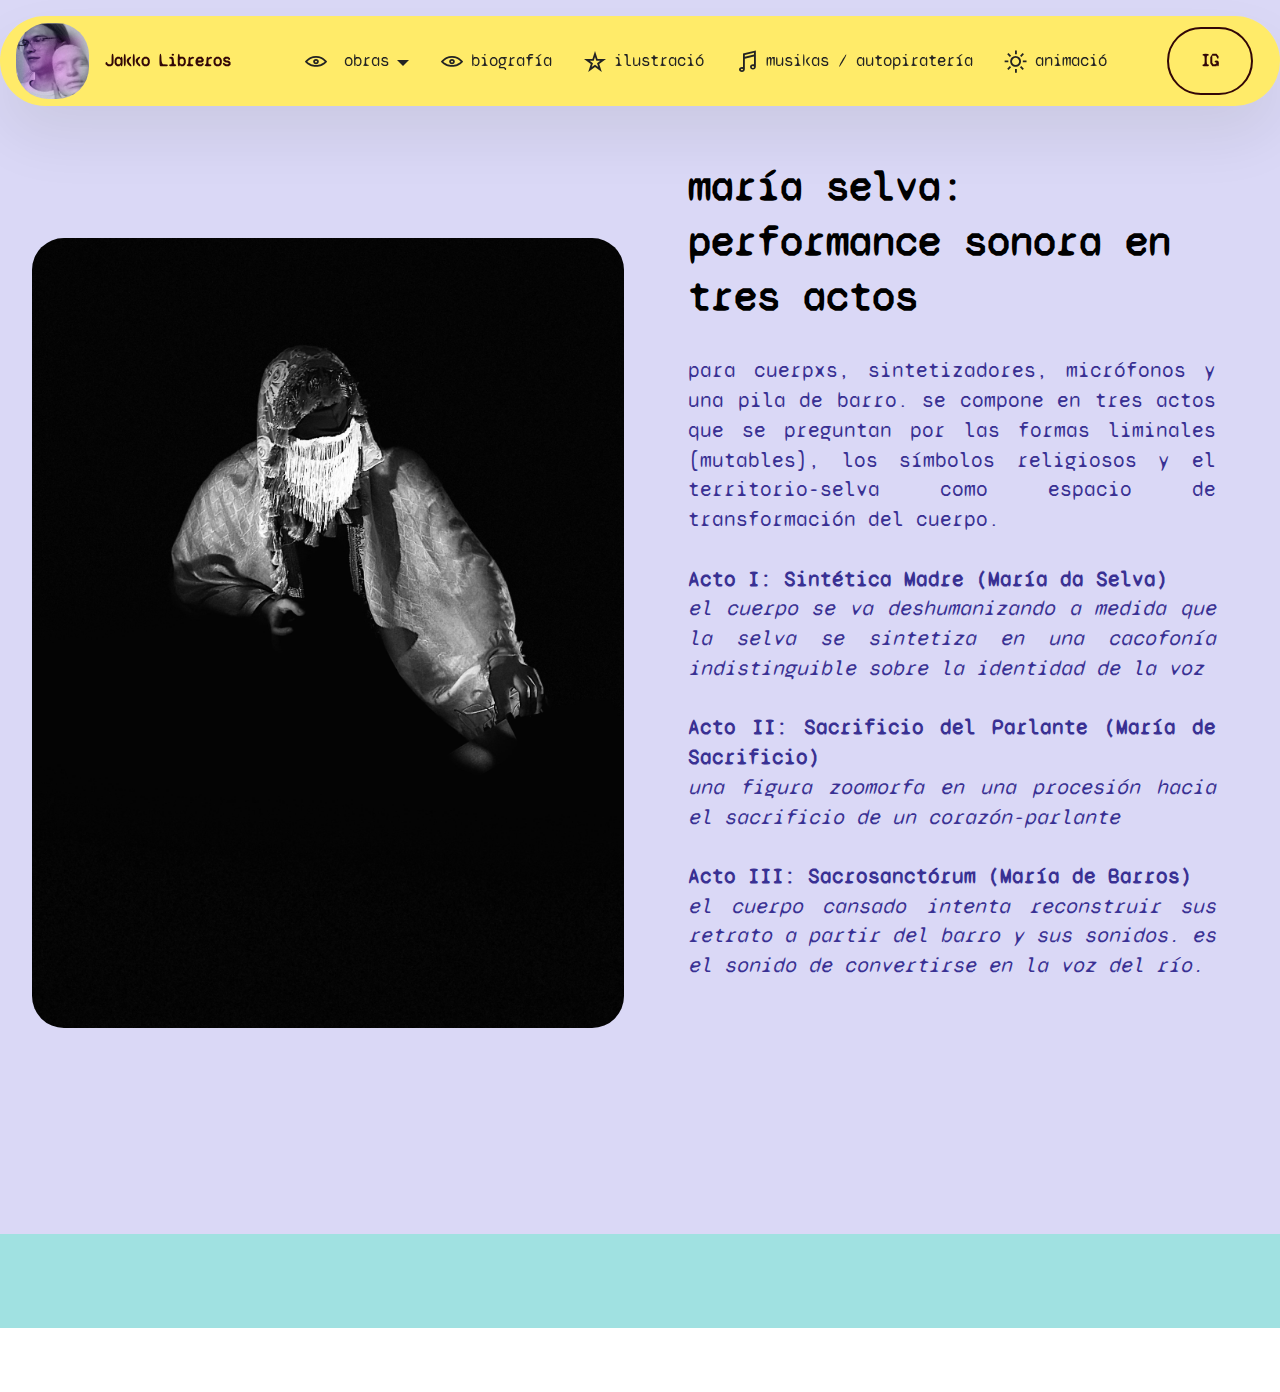
<file: page5.html>
<!DOCTYPE html>
<html  >
<head>
  <!-- Site made with Mobirise Website Builder v6.1.12, https://mobirise.com -->
  <meta charset="UTF-8">
  <meta http-equiv="X-UA-Compatible" content="IE=edge">
  <meta name="generator" content="Mobirise v6.1.12, mobirise.com">
  <meta name="viewport" content="width=device-width, initial-scale=1, minimum-scale=1">
  <link rel="shortcut icon" href="assets/images/screenshot-2026-02-16-at-12.53.18am.png" type="image/x-icon">
  <meta name="description" content="">
  
  
  <title>maria selva en 3 actos</title>
  <link rel="stylesheet" href="assets/web/assets/mobirise-icons2/mobirise2.css">
  <link rel="stylesheet" href="assets/bootstrap/css/bootstrap.min.css">
  <link rel="stylesheet" href="assets/animatecss/animate.css">
  <link rel="stylesheet" href="assets/dropdown/css/style.css">
  <link rel="stylesheet" href="assets/theme/css/style.css">
  <link rel="preload" href="https://fonts.googleapis.com/css?family=Syne+Mono:400&display=swap" as="style" onload="this.onload=null;this.rel='stylesheet'">
  <noscript><link rel="stylesheet" href="https://fonts.googleapis.com/css?family=Syne+Mono:400&display=swap"></noscript>
  <link rel="preload" href="https://fonts.googleapis.com/css?family=Micro+5:400&display=swap" as="style" onload="this.onload=null;this.rel='stylesheet'">
  <noscript><link rel="stylesheet" href="https://fonts.googleapis.com/css?family=Micro+5:400&display=swap"></noscript>
  <link rel="preload" as="style" href="assets/mobirise/css/mbr-additional.css?v=KvSjJf"><link rel="stylesheet" href="assets/mobirise/css/mbr-additional.css?v=KvSjJf" type="text/css">

  
  
  
</head>
<body>
  
  <section data-bs-version="5.1" class="menu menu5 cid-vbmKBShcnl" once="menu" id="menu05-j">
	

	<nav class="navbar navbar-dropdown navbar-fixed-top navbar-expand-lg">
		<div class="container">
			<div class="navbar-brand">
				<span class="navbar-logo">
					<a href="http://jakkolibre.bandcamp.com" target="_blank">
						<img src="assets/images/screenshot-2026-02-16-at-12.53.18am.png" alt="Bandcamp" style="height: 4.8rem;">
					</a>
				</span>
				<span class="navbar-caption-wrap"><a class="navbar-caption text-info display-4" href="http://jakkolibre.bandcamp.com" target="_blank">Jakko Libreros</a></span>
			</div>
			<button class="navbar-toggler" type="button" data-toggle="collapse" data-bs-toggle="collapse" data-target="#navbarSupportedContent" data-bs-target="#navbarSupportedContent" aria-controls="navbarNavAltMarkup" aria-expanded="false" aria-label="Toggle navigation">
				<div class="hamburger">
					<span></span>
					<span></span>
					<span></span>
					<span></span>
				</div>
			</button>
			<div class="collapse navbar-collapse" id="navbarSupportedContent">
				<ul class="navbar-nav nav-dropdown" data-app-modern-menu="true"><li class="nav-item dropdown">
						<a class="nav-link link text-black text-primary dropdown-toggle display-4" href="page3.html" data-toggle="dropdown-submenu" data-bs-toggle="dropdown" data-bs-auto-close="outside" aria-expanded="false"><span class="mobi-mbri mobi-mbri-preview mbr-iconfont mbr-iconfont-btn"></span>&nbsp;obras</a><div class="dropdown-menu" aria-labelledby="dropdown-669"><a class="text-black text-primary dropdown-item display-4" href="page5.html">maría selva en 3 actos</a><a class="text-black text-primary dropdown-item display-4" href="page6.html">luz característica</a><a class="text-black text-primary dropdown-item display-4" href="page10.html">aleatoria musik</a><a class="text-black text-primary dropdown-item display-4" href="page9.html">free yas e impro libre</a><a class="text-black text-primary dropdown-item display-4" href="page8.html">espectros sonoros</a><a class="text-black text-primary dropdown-item display-4" href="page7.html">cantos del ave-gente</a></div>
					</li><li class="nav-item"><a class="nav-link link text-black text-primary display-4" href="page3.html"><span class="mobi-mbri mobi-mbri-preview mbr-iconfont mbr-iconfont-btn"></span>biografía</a></li>
					<li class="nav-item">
						<a class="nav-link link text-black text-primary display-4" href="page1.html" aria-expanded="false"><span class="mobi-mbri mobi-mbri-star mbr-iconfont mbr-iconfont-btn"></span>ilustració</a>
					</li>
					<li class="nav-item">
						<a class="nav-link link text-black text-primary display-4" href="page2.html"><span class="mobi-mbri mobi-mbri-music mbr-iconfont mbr-iconfont-btn"></span>musikas / autopiratería</a>
					</li><li class="nav-item"><a class="nav-link link text-black text-primary display-4" href="page4.html"><span class="mobi-mbri mobi-mbri-sun mbr-iconfont mbr-iconfont-btn"></span>animació</a></li></ul>
				<div class="navbar-buttons mbr-section-btn"><a class="btn btn-info-outline display-4" href="http://instagram.com/jakko_libre" target="_blank">IG</a></div>
			</div>
		</div>
	</nav>
</section>

<section data-bs-version="5.1" class="start article2 cid-vbpECc14Bq" id="article02-y">
	

	
	

	<div class="container">
		<div class="row justify-content-center">
			<div class="col-12 col-md-12 col-lg-6 image-wrapper">
				<img class="w-100" src="assets/images/whatsapp-image-2025-07-13-at-14.06.43.jpeg" alt="Mobirise Website Builder">
			</div>
			<div class="col-12 col-md-12 col-lg">
				<div class="text-wrapper align-left">
					<h1 class="mbr-section-title mbr-fonts-style mb-4 display-2">
						<strong>maría selva: performance sonora en tres actos</strong></h1>
					<p class="mbr-text align-left mbr-fonts-style mb-4 display-7">para cuerpxs, sintetizadores, micrófonos y una pila de barro. se compone en tres actos que se preguntan por las formas liminales [mutables], los símbolos religiosos y el territorio-selva como espacio de transformación del cuerpo.<br><br><strong style="">Acto I: Sintética Madre (María da Selva)</strong><br><em>el cuerpo se va deshumanizando a medida que la selva se sintetiza en una cacofonía indistinguible sobre la identidad de la voz</em><br><br><strong>Acto II: Sacrificio del Parlante (María de Sacrificio)</strong><br><em>una figura zoomorfa en una procesión hacia el sacrificio de un corazón-parlante</em><br><br><strong style="">Acto III: Sacrosanctórum (María de Barros)</strong><br><em>el cuerpo cansado intenta reconstruir sus retrato a partir del barro y sus sonidos. es el sonido de convertirse en la voz del río.</em><br></p>
					<div class="mbr-section-btn align-left mt-3"><a class="btn btn-success-outline display-7" href="https://www.youtube.com/watch?v=cY4kjA6Uw1s" target="_blank">video</a></div>
				</div>
			</div>
		</div>
	</div>
</section>

<section data-bs-version="5.1" class="footer4 cid-vbmVimAKXN" once="footers" id="footer04-k">

    

    

    <div class="container">
        <div class="media-container-row align-center mbr-white">
            <div class="col-12">
                <p class="mbr-text mb-0 mbr-fonts-style display-7">Medellín, Colombia // jlibre2683@gmail.com // @jakko_libre.</p>
            </div>
        </div>
    </div>
</section><section class="display-7" style="padding: 0;align-items: center;justify-content: center;flex-wrap: wrap;    align-content: center;display: flex;position: relative;height: 4rem;"><a href="https://mobiri.se/4519599" style="flex: 1 1;height: 4rem;position: absolute;width: 100%;z-index: 1;"><img alt="" style="height: 4rem;" src="[data-uri]"></a><p style="margin: 0;text-align: center;" class="display-7">&#8204;</p><a style="z-index:1" href="https://mobirise.com/builder/ai-website-creator.html"> </a></section><script src="assets/bootstrap/js/bootstrap.bundle.min.js"></script>  <script src="assets/smoothscroll/smooth-scroll.js"></script>  <script src="assets/ytplayer/index.js"></script>  <script src="assets/dropdown/js/navbar-dropdown.js"></script>  <script src="assets/theme/js/script.js"></script>  
  
  
  <input name="animation" type="hidden">
  </body>
</html>
</file>
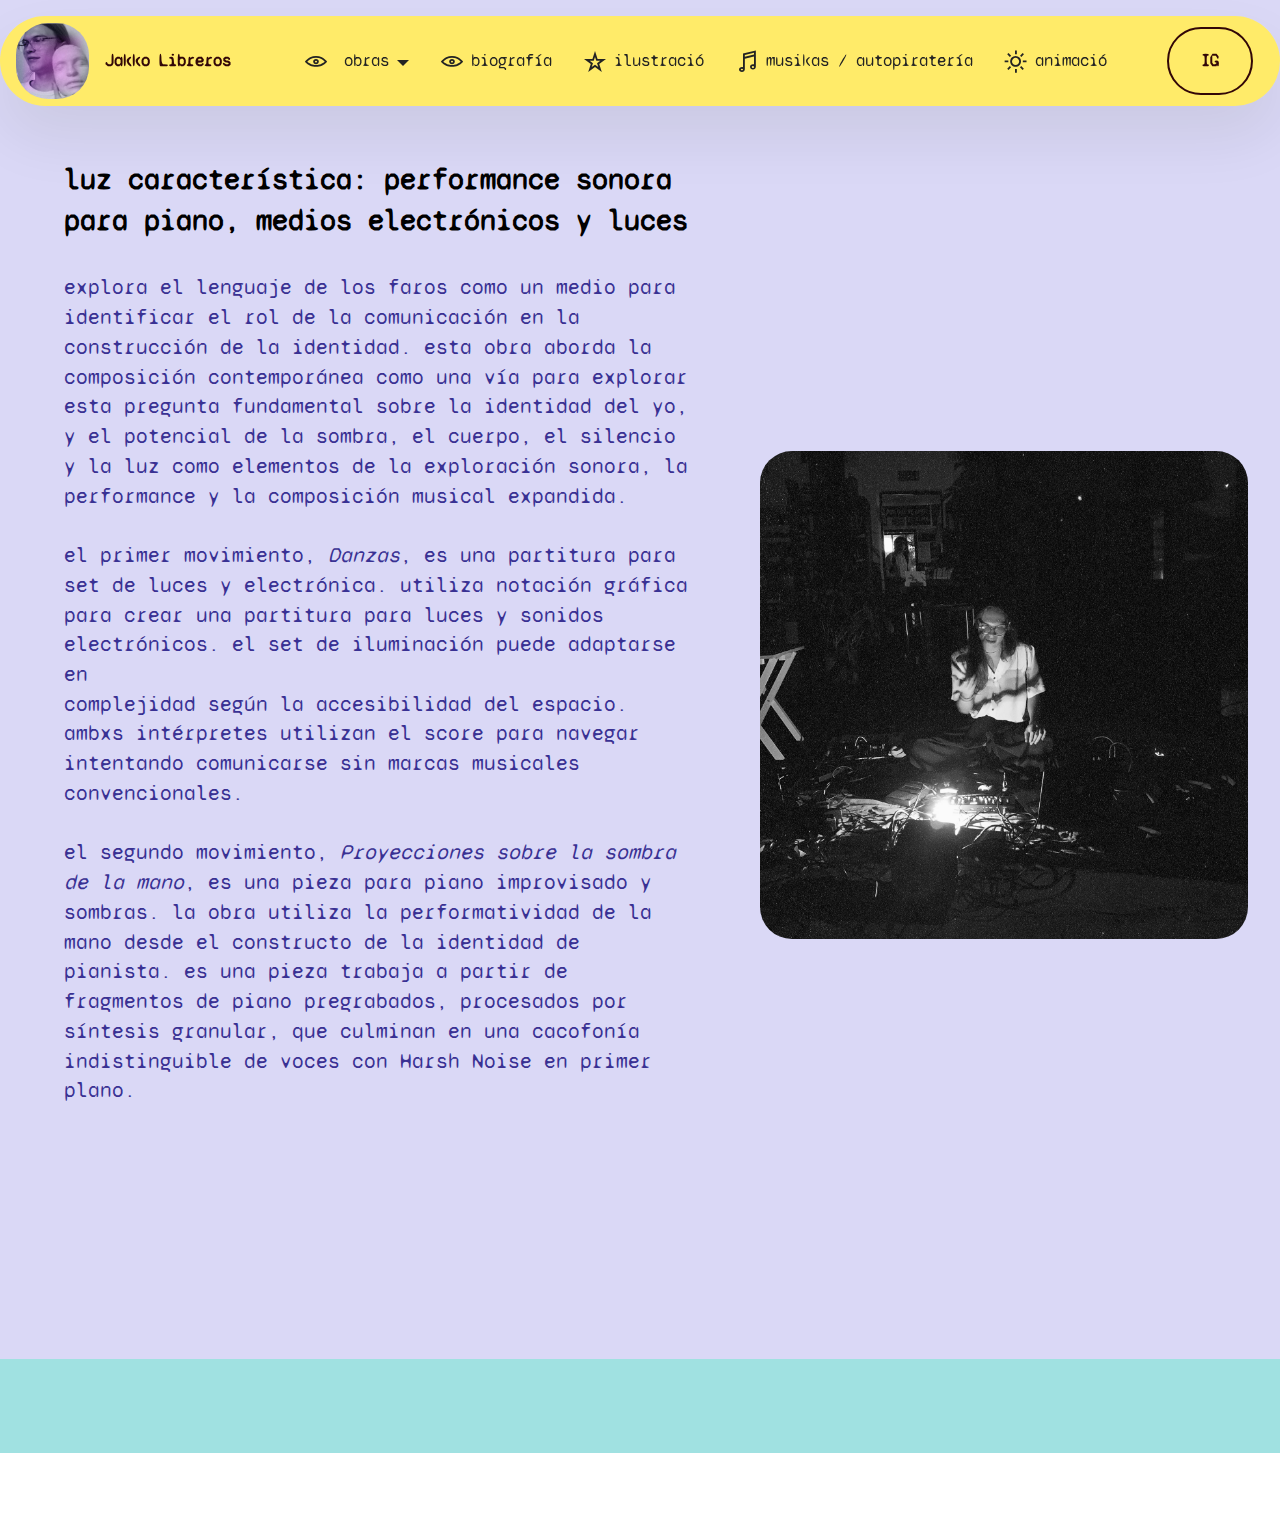
<file: page6.html>
<!DOCTYPE html>
<html  >
<head>
  <!-- Site made with Mobirise Website Builder v6.1.12, https://mobirise.com -->
  <meta charset="UTF-8">
  <meta http-equiv="X-UA-Compatible" content="IE=edge">
  <meta name="generator" content="Mobirise v6.1.12, mobirise.com">
  <meta name="viewport" content="width=device-width, initial-scale=1, minimum-scale=1">
  <link rel="shortcut icon" href="assets/images/screenshot-2026-02-16-at-12.53.18am.png" type="image/x-icon">
  <meta name="description" content="">
  
  
  <title>luz característica</title>
  <link rel="stylesheet" href="assets/web/assets/mobirise-icons2/mobirise2.css">
  <link rel="stylesheet" href="assets/bootstrap/css/bootstrap.min.css">
  <link rel="stylesheet" href="assets/animatecss/animate.css">
  <link rel="stylesheet" href="assets/dropdown/css/style.css">
  <link rel="stylesheet" href="assets/theme/css/style.css">
  <link rel="preload" href="https://fonts.googleapis.com/css?family=Syne+Mono:400&display=swap" as="style" onload="this.onload=null;this.rel='stylesheet'">
  <noscript><link rel="stylesheet" href="https://fonts.googleapis.com/css?family=Syne+Mono:400&display=swap"></noscript>
  <link rel="preload" href="https://fonts.googleapis.com/css?family=Micro+5:400&display=swap" as="style" onload="this.onload=null;this.rel='stylesheet'">
  <noscript><link rel="stylesheet" href="https://fonts.googleapis.com/css?family=Micro+5:400&display=swap"></noscript>
  <link rel="preload" as="style" href="assets/mobirise/css/mbr-additional.css?v=bhv7Sg"><link rel="stylesheet" href="assets/mobirise/css/mbr-additional.css?v=bhv7Sg" type="text/css">

  
  
  
</head>
<body>
  
  <section data-bs-version="5.1" class="menu menu5 cid-vbmKBShcnl" once="menu" id="menu05-l">
	

	<nav class="navbar navbar-dropdown navbar-fixed-top navbar-expand-lg">
		<div class="container">
			<div class="navbar-brand">
				<span class="navbar-logo">
					<a href="http://jakkolibre.bandcamp.com" target="_blank">
						<img src="assets/images/screenshot-2026-02-16-at-12.53.18am.png" alt="Bandcamp" style="height: 4.8rem;">
					</a>
				</span>
				<span class="navbar-caption-wrap"><a class="navbar-caption text-info display-4" href="http://jakkolibre.bandcamp.com" target="_blank">Jakko Libreros</a></span>
			</div>
			<button class="navbar-toggler" type="button" data-toggle="collapse" data-bs-toggle="collapse" data-target="#navbarSupportedContent" data-bs-target="#navbarSupportedContent" aria-controls="navbarNavAltMarkup" aria-expanded="false" aria-label="Toggle navigation">
				<div class="hamburger">
					<span></span>
					<span></span>
					<span></span>
					<span></span>
				</div>
			</button>
			<div class="collapse navbar-collapse" id="navbarSupportedContent">
				<ul class="navbar-nav nav-dropdown" data-app-modern-menu="true"><li class="nav-item dropdown">
						<a class="nav-link link text-black text-primary dropdown-toggle display-4" href="page3.html" data-toggle="dropdown-submenu" data-bs-toggle="dropdown" data-bs-auto-close="outside" aria-expanded="false"><span class="mobi-mbri mobi-mbri-preview mbr-iconfont mbr-iconfont-btn"></span>&nbsp;obras</a><div class="dropdown-menu" aria-labelledby="dropdown-669"><a class="text-black text-primary dropdown-item display-4" href="page5.html">maría selva en 3 actos</a><a class="text-black text-primary dropdown-item display-4" href="page6.html">luz característica</a><a class="text-black text-primary dropdown-item display-4" href="page10.html">aleatoria musik</a><a class="text-black text-primary dropdown-item display-4" href="page9.html">free yas e impro libre</a><a class="text-black text-primary dropdown-item display-4" href="page8.html">espectros sonoros</a><a class="text-black text-primary dropdown-item display-4" href="page7.html">cantos del ave-gente</a></div>
					</li><li class="nav-item"><a class="nav-link link text-black text-primary display-4" href="page3.html"><span class="mobi-mbri mobi-mbri-preview mbr-iconfont mbr-iconfont-btn"></span>biografía</a></li>
					<li class="nav-item">
						<a class="nav-link link text-black text-primary display-4" href="page1.html" aria-expanded="false"><span class="mobi-mbri mobi-mbri-star mbr-iconfont mbr-iconfont-btn"></span>ilustració</a>
					</li>
					<li class="nav-item">
						<a class="nav-link link text-black text-primary display-4" href="page2.html"><span class="mobi-mbri mobi-mbri-music mbr-iconfont mbr-iconfont-btn"></span>musikas / autopiratería</a>
					</li><li class="nav-item"><a class="nav-link link text-black text-primary display-4" href="page4.html"><span class="mobi-mbri mobi-mbri-sun mbr-iconfont mbr-iconfont-btn"></span>animació</a></li></ul>
				<div class="navbar-buttons mbr-section-btn"><a class="btn btn-info-outline display-4" href="http://instagram.com/jakko_libre" target="_blank">IG</a></div>
			</div>
		</div>
	</nav>
</section>

<section data-bs-version="5.1" class="start article2 cid-vbpLx9yVK8" id="article02-z">
	

	
	

	<div class="container">
		<div class="row justify-content-center">
			<div class="col-12 col-md-12 col-lg-5 image-wrapper">
				<img class="w-100" src="assets/images/copia-de-img-20240810-203630.jpg" alt="Mobirise Website Builder">
			</div>
			<div class="col-12 col-md-12 col-lg">
				<div class="text-wrapper align-left">
					<h1 class="mbr-section-title mbr-fonts-style mb-4 display-5">
						<strong>luz característica: performance sonora para piano, medios electrónicos y luces</strong></h1>
					<p class="mbr-text align-left mbr-fonts-style mb-4 display-7">explora el lenguaje de los faros como un medio para identificar el rol de la comunicación en la construcción de la identidad. esta obra aborda la composición contemporánea como una vía para explorar esta pregunta fundamental sobre la identidad del yo, y el potencial de la sombra, el cuerpo, el silencio y la luz como elementos de la exploración sonora, la performance y la composición musical expandida.<br><br>el primer movimiento, <em>Danzas</em>, es una partitura para set de luces y electrónica. utiliza notación gráfica<br>para crear una partitura para luces y sonidos electrónicos. el set de iluminación puede adaptarse en<br>complejidad según la accesibilidad del espacio. ambxs intérpretes utilizan el score para navegar intentando comunicarse sin marcas musicales convencionales.<br><br>el segundo movimiento, <em>Proyecciones sobre la sombra de la mano</em>, es una pieza para piano improvisado y sombras. la obra utiliza la performatividad de la mano desde el constructo de la identidad de pianista. es una pieza trabaja a partir de fragmentos de piano pregrabados, procesados por síntesis granular, que culminan en una cacofonía indistinguible de voces con Harsh Noise en primer plano.<br></p>
					<div class="mbr-section-btn align-left mt-3"><a class="btn btn-success-outline display-7" href="https://mobiri.se">video</a></div>
				</div>
			</div>
		</div>
	</div>
</section>

<section data-bs-version="5.1" class="footer4 cid-vbmVimAKXN" once="footers" id="footer04-m">

    

    

    <div class="container">
        <div class="media-container-row align-center mbr-white">
            <div class="col-12">
                <p class="mbr-text mb-0 mbr-fonts-style display-7">Medellín, Colombia // jlibre2683@gmail.com // @jakko_libre.</p>
            </div>
        </div>
    </div>
</section><section class="display-7" style="padding: 0;align-items: center;justify-content: center;flex-wrap: wrap;    align-content: center;display: flex;position: relative;height: 4rem;"><a href="https://mobiri.se/4519599" style="flex: 1 1;height: 4rem;position: absolute;width: 100%;z-index: 1;"><img alt="" style="height: 4rem;" src="[data-uri]"></a><p style="margin: 0;text-align: center;" class="display-7">&#8204;</p><a style="z-index:1" href="https://mobirise.com/builder/ai-website-generator.html"> </a></section><script src="assets/bootstrap/js/bootstrap.bundle.min.js"></script>  <script src="assets/smoothscroll/smooth-scroll.js"></script>  <script src="assets/ytplayer/index.js"></script>  <script src="assets/dropdown/js/navbar-dropdown.js"></script>  <script src="assets/theme/js/script.js"></script>  
  
  
  <input name="animation" type="hidden">
  </body>
</html>
</file>
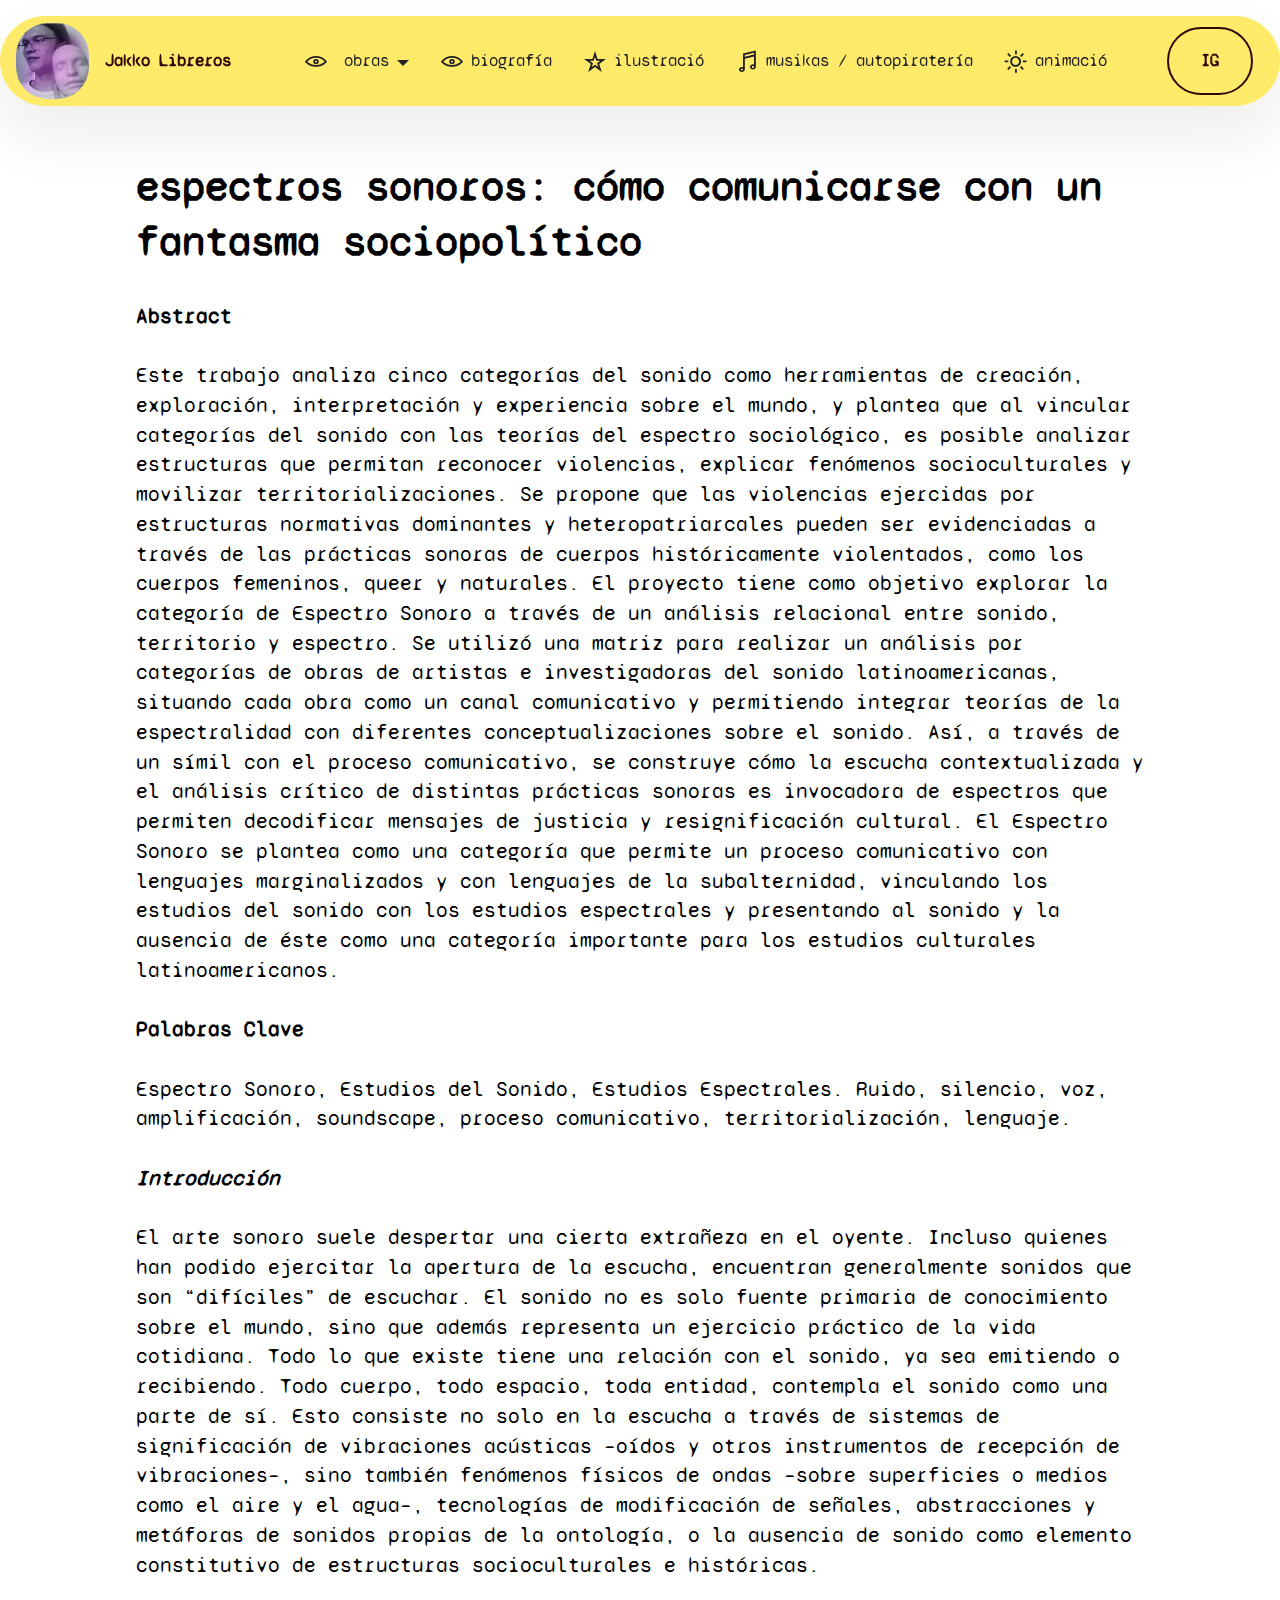
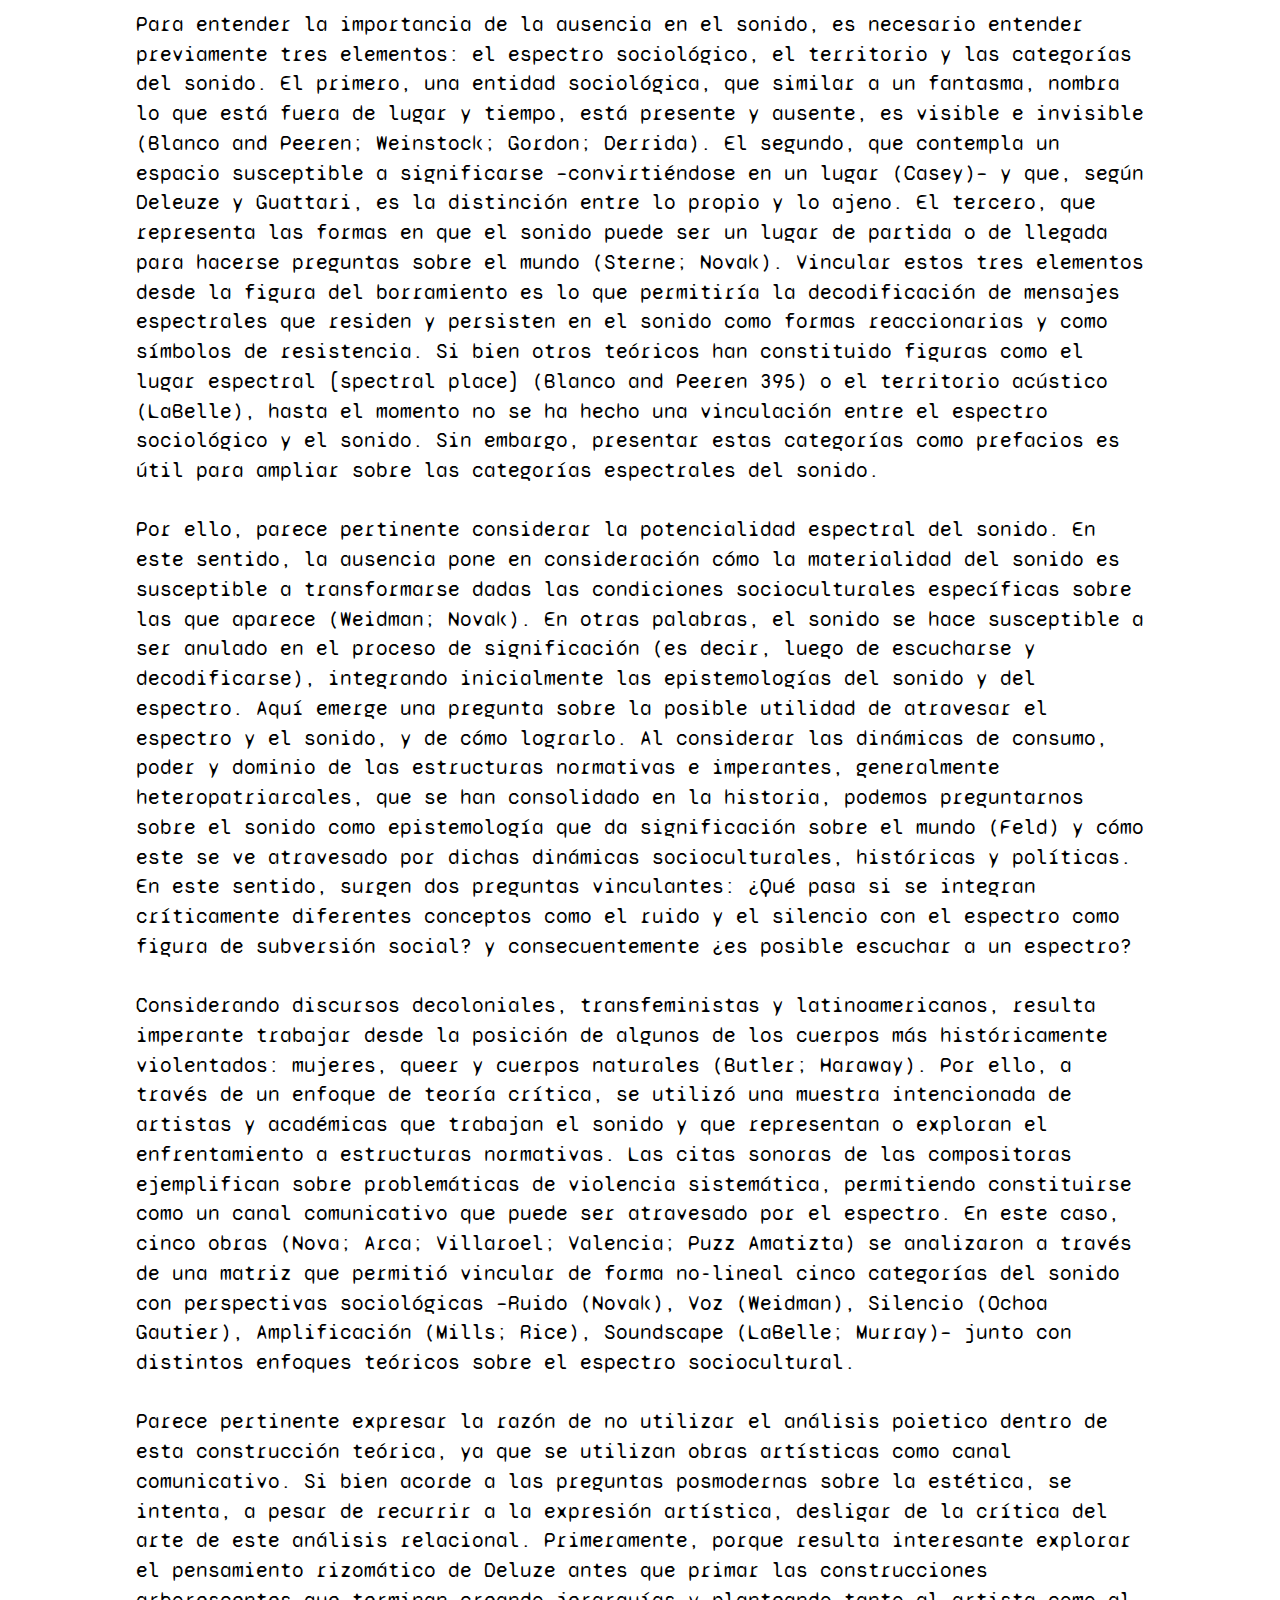
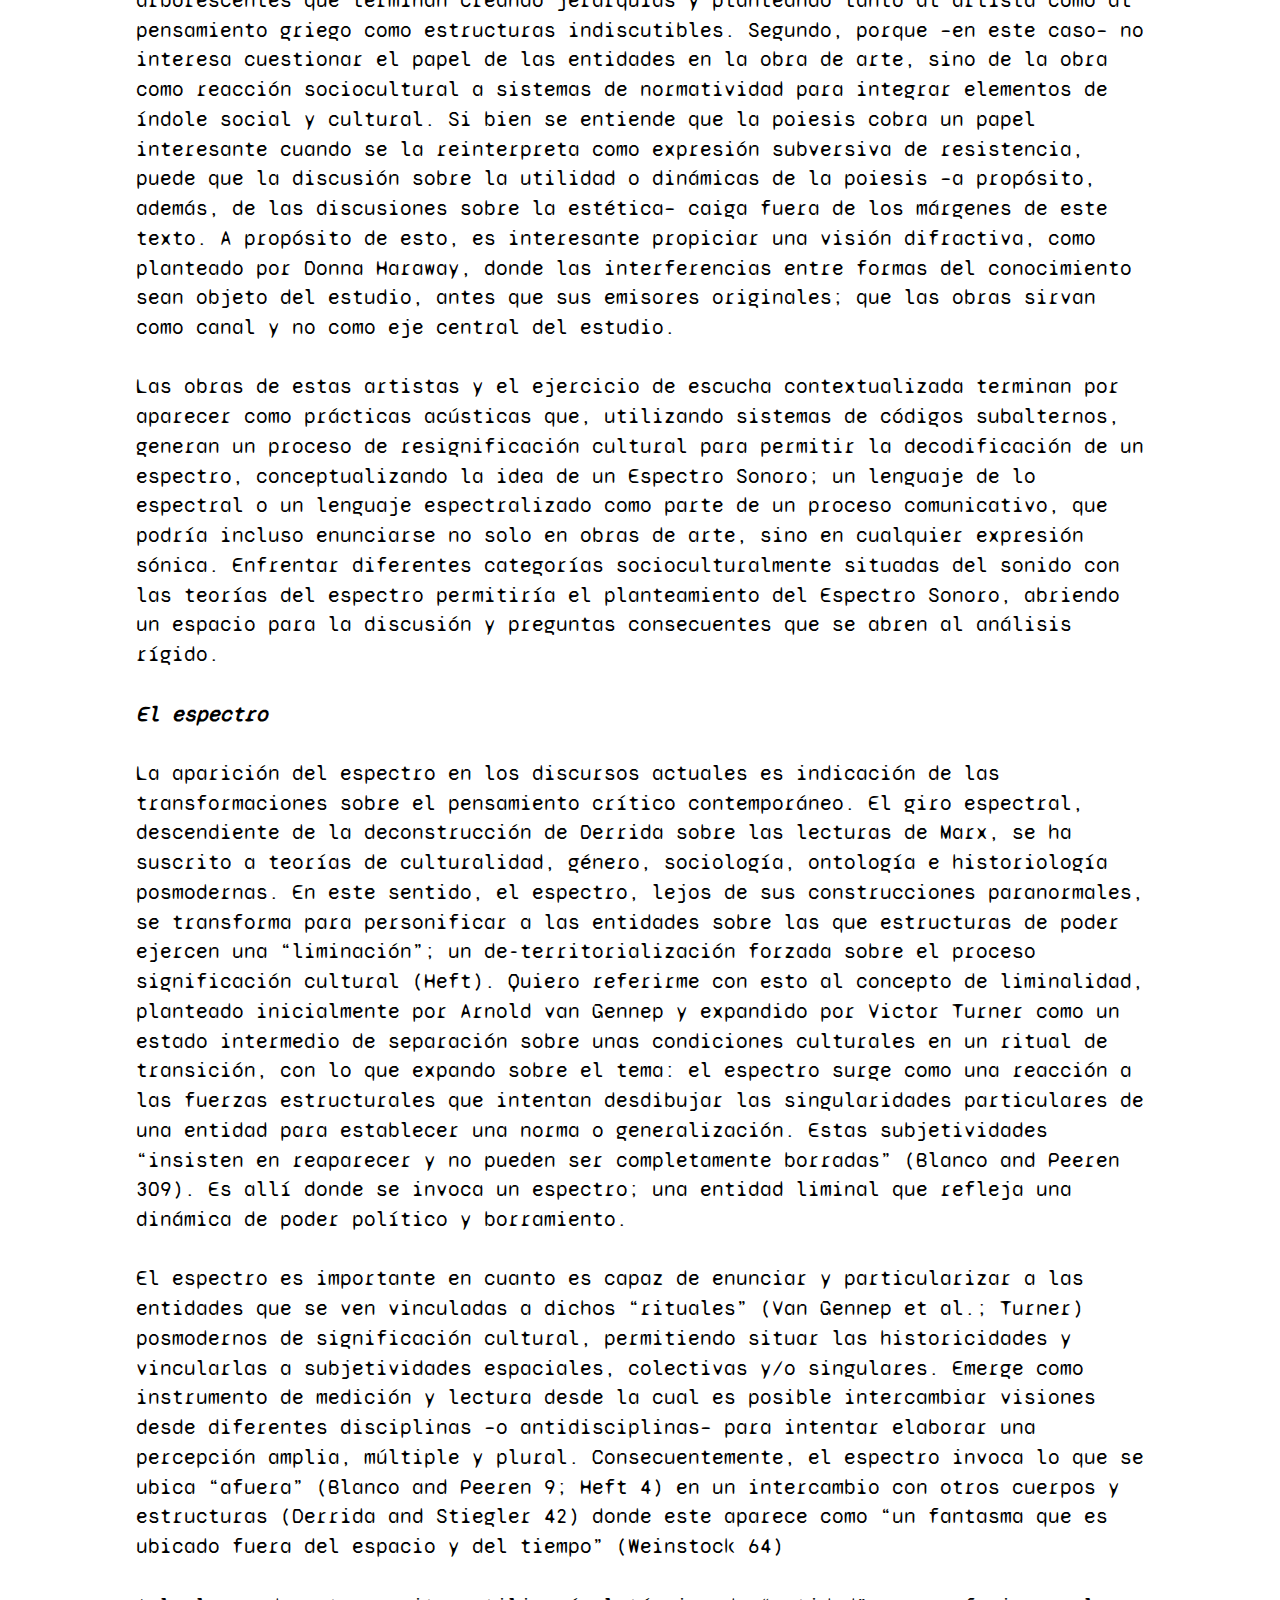
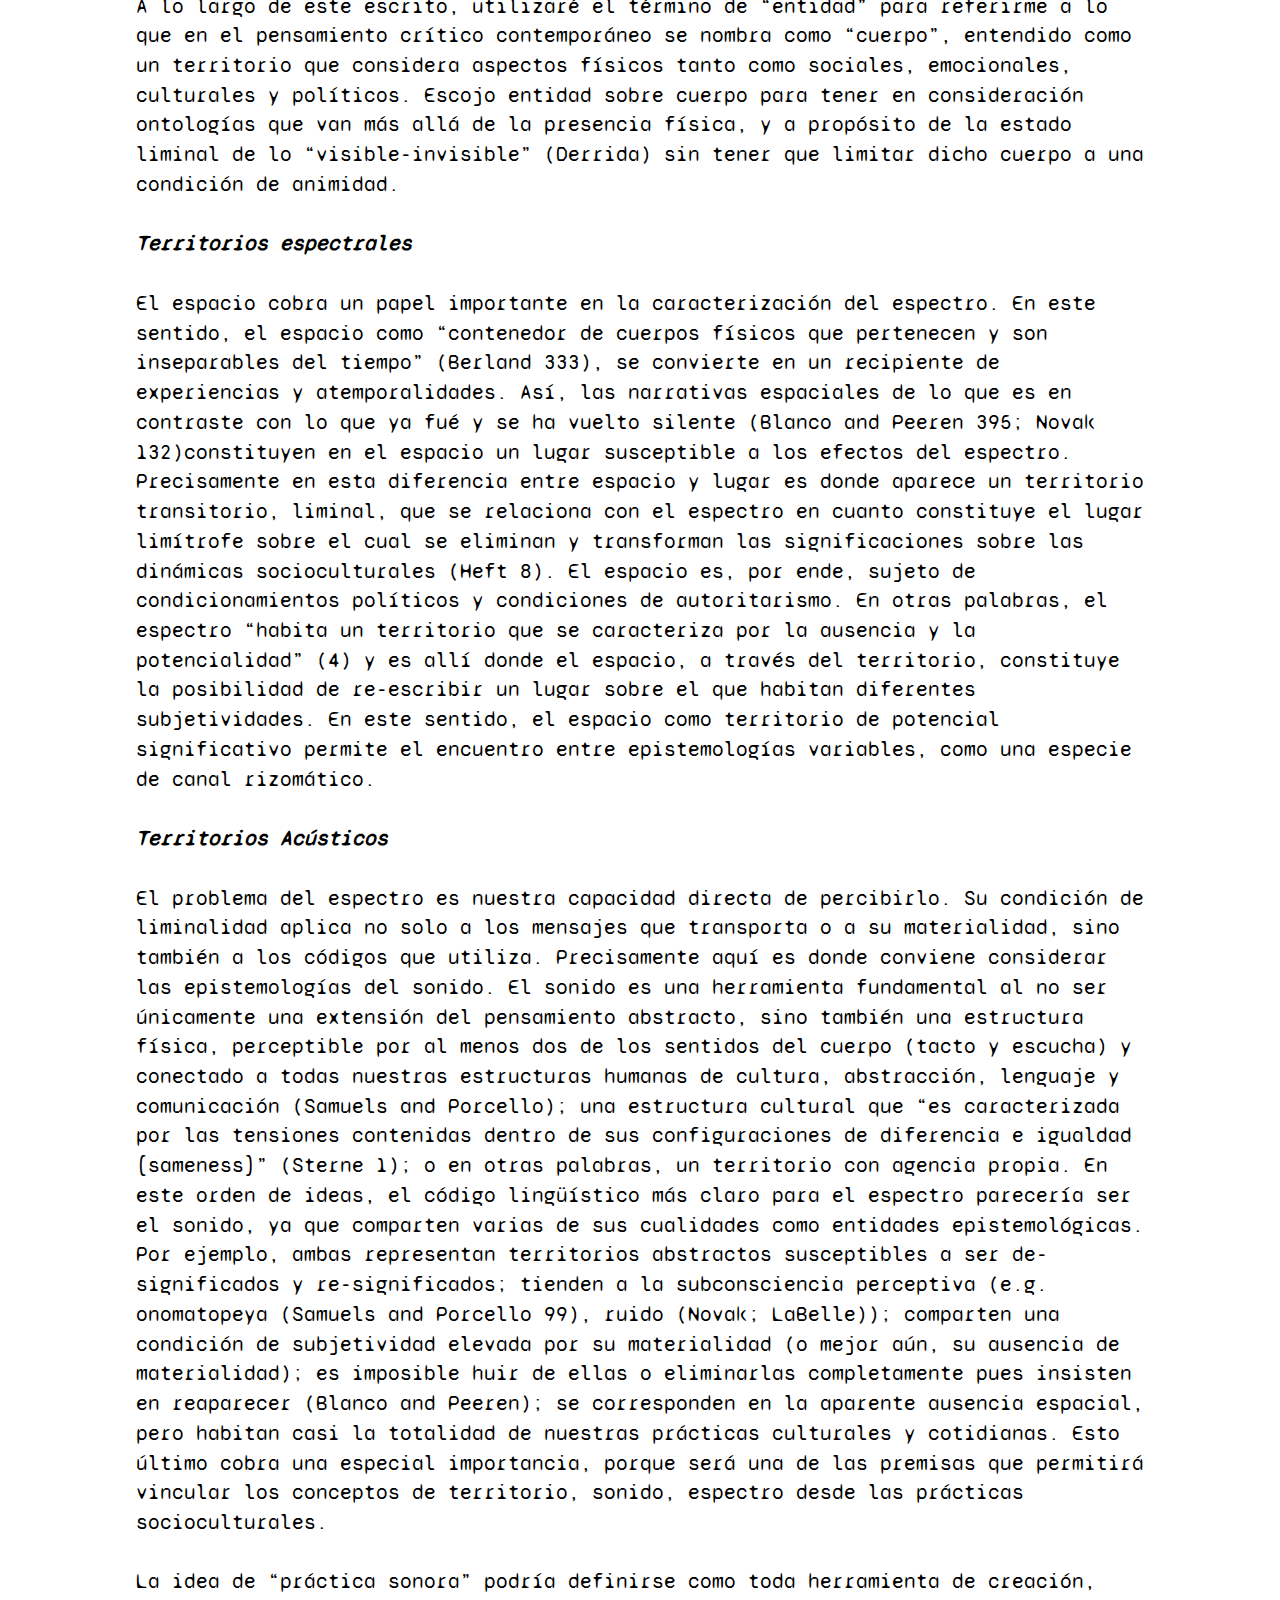
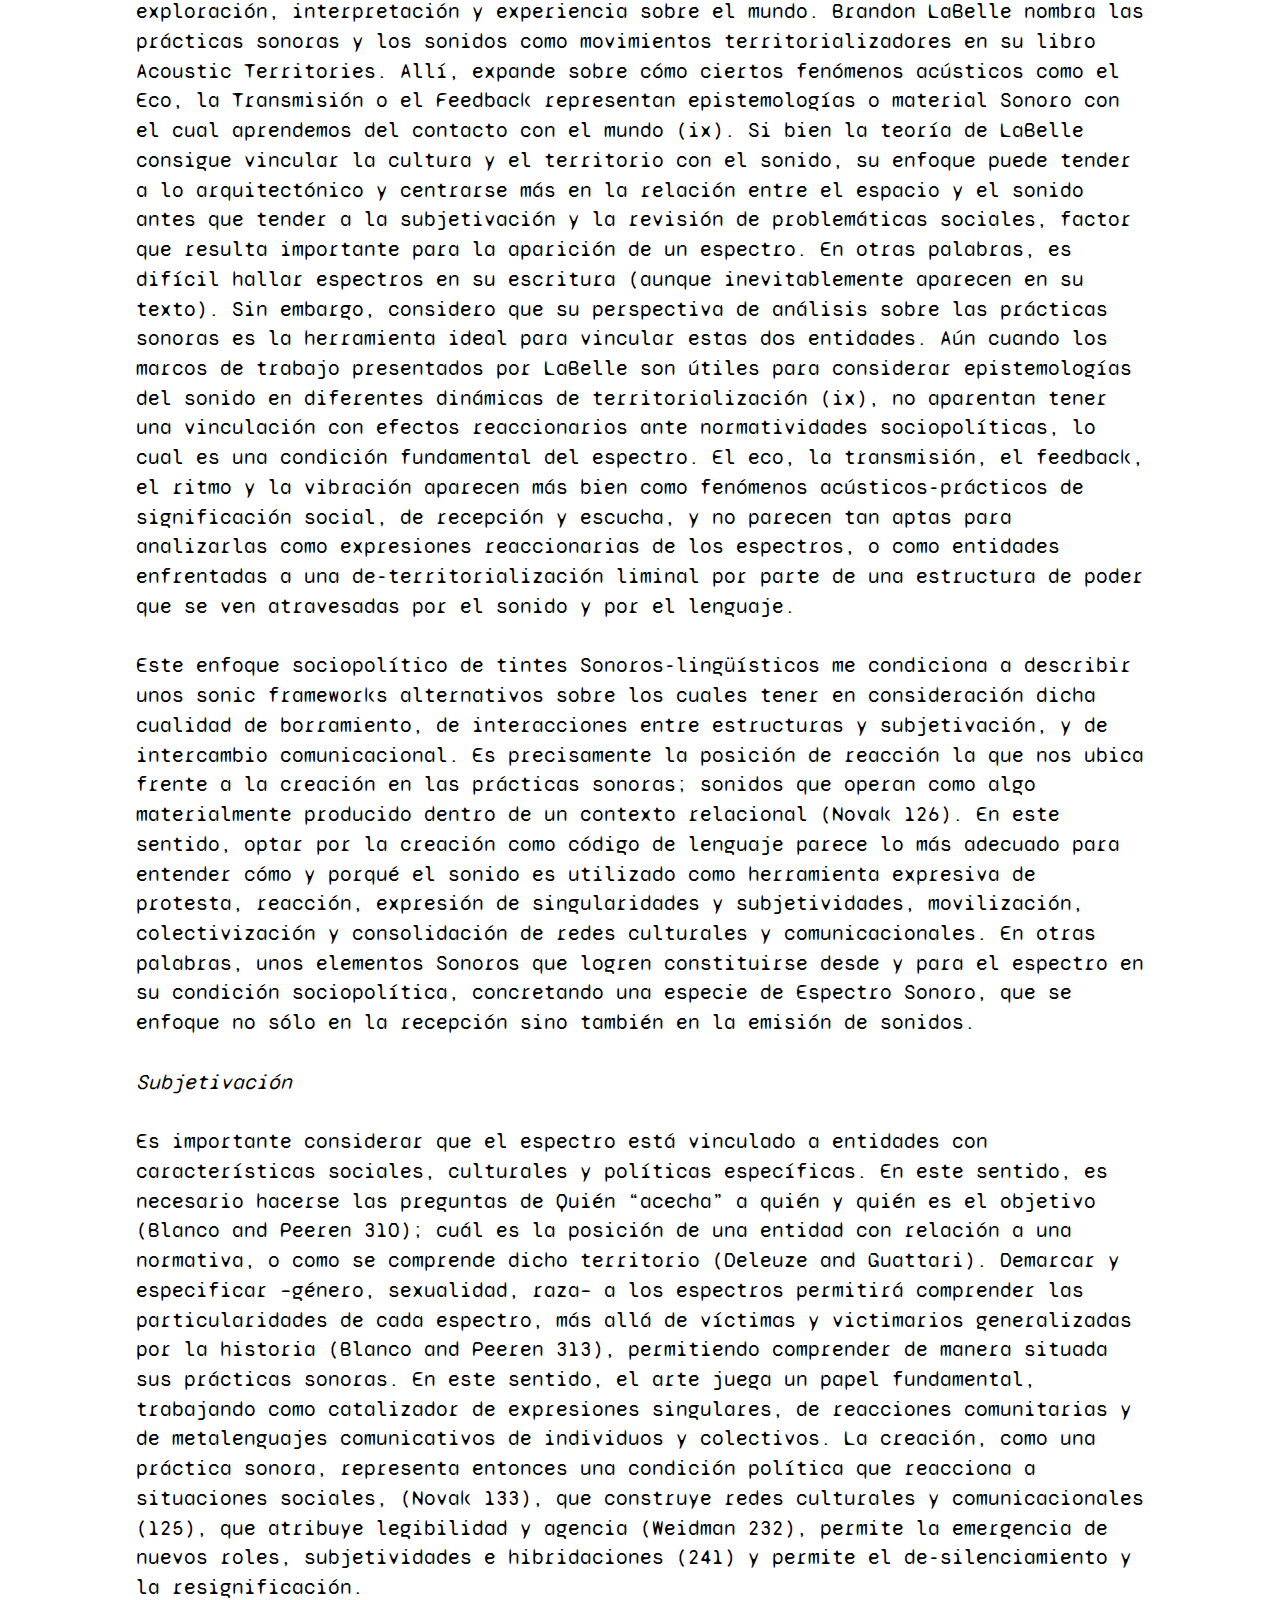
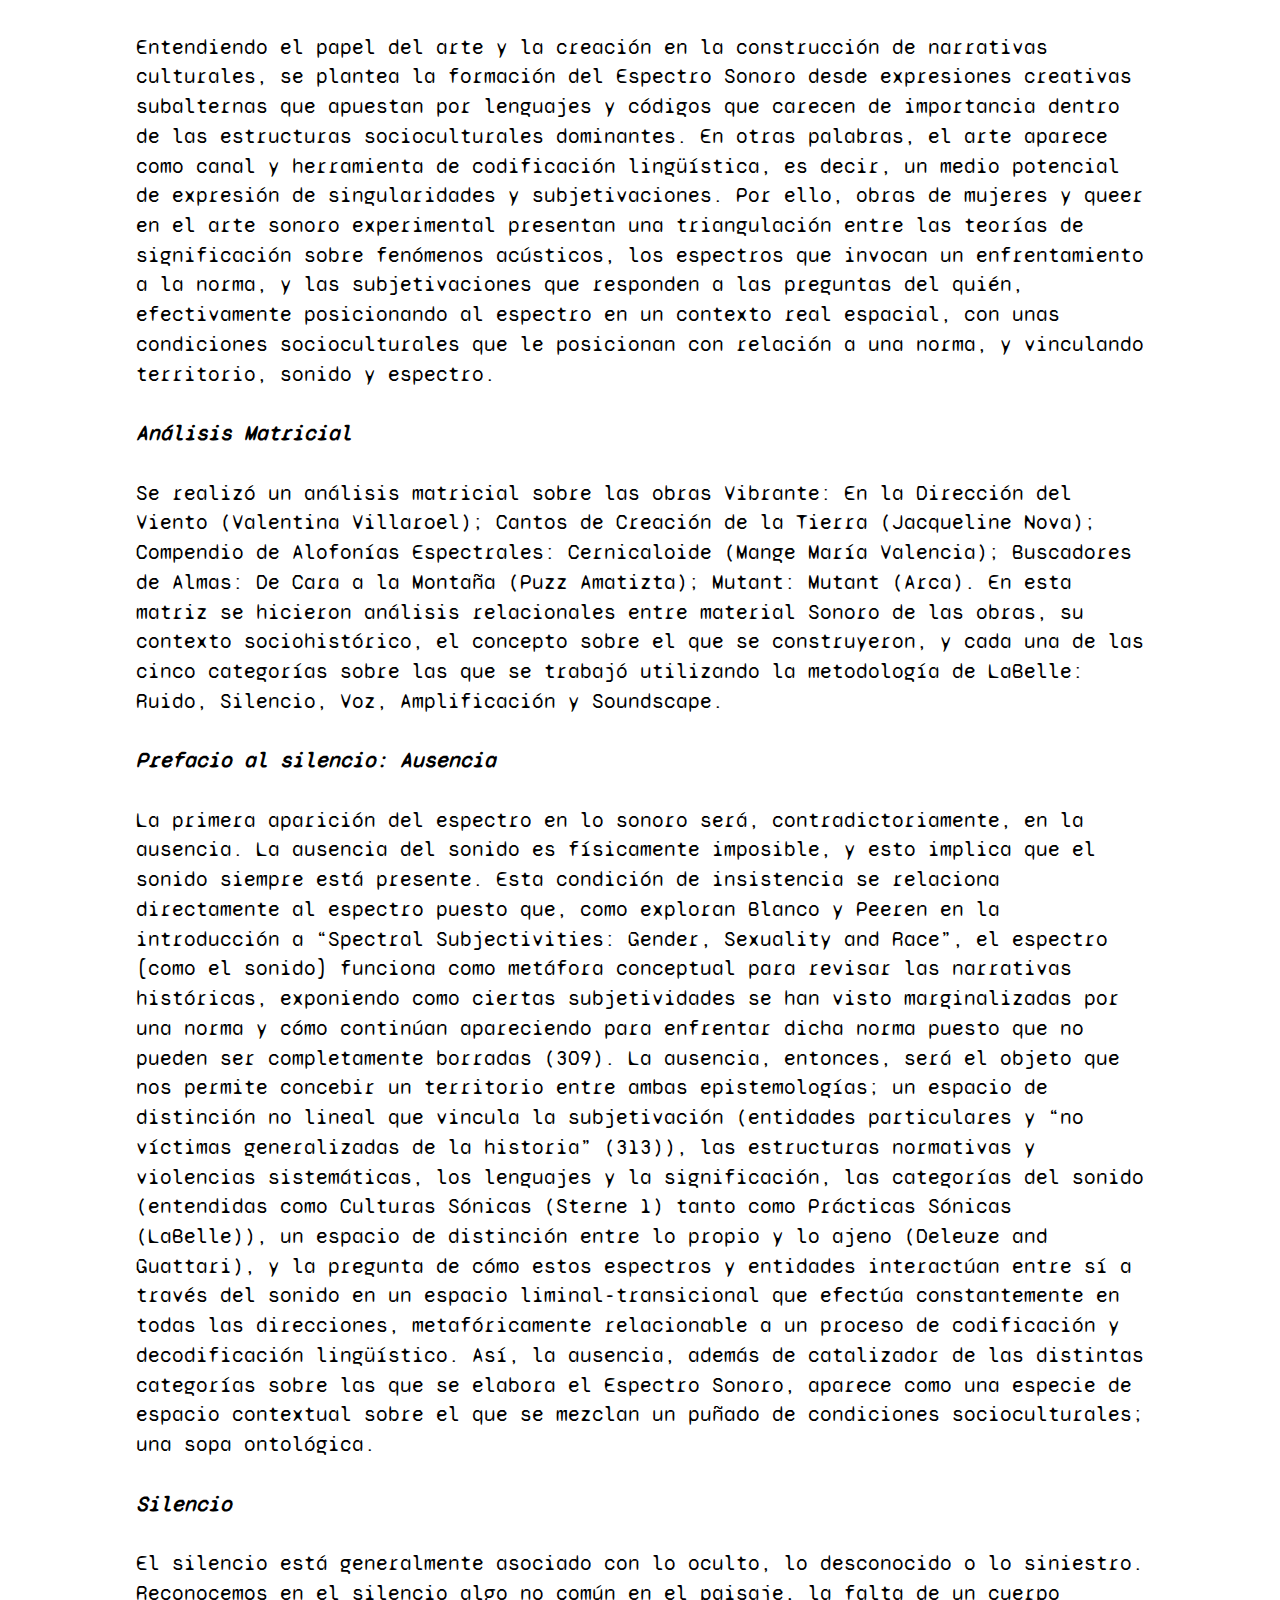
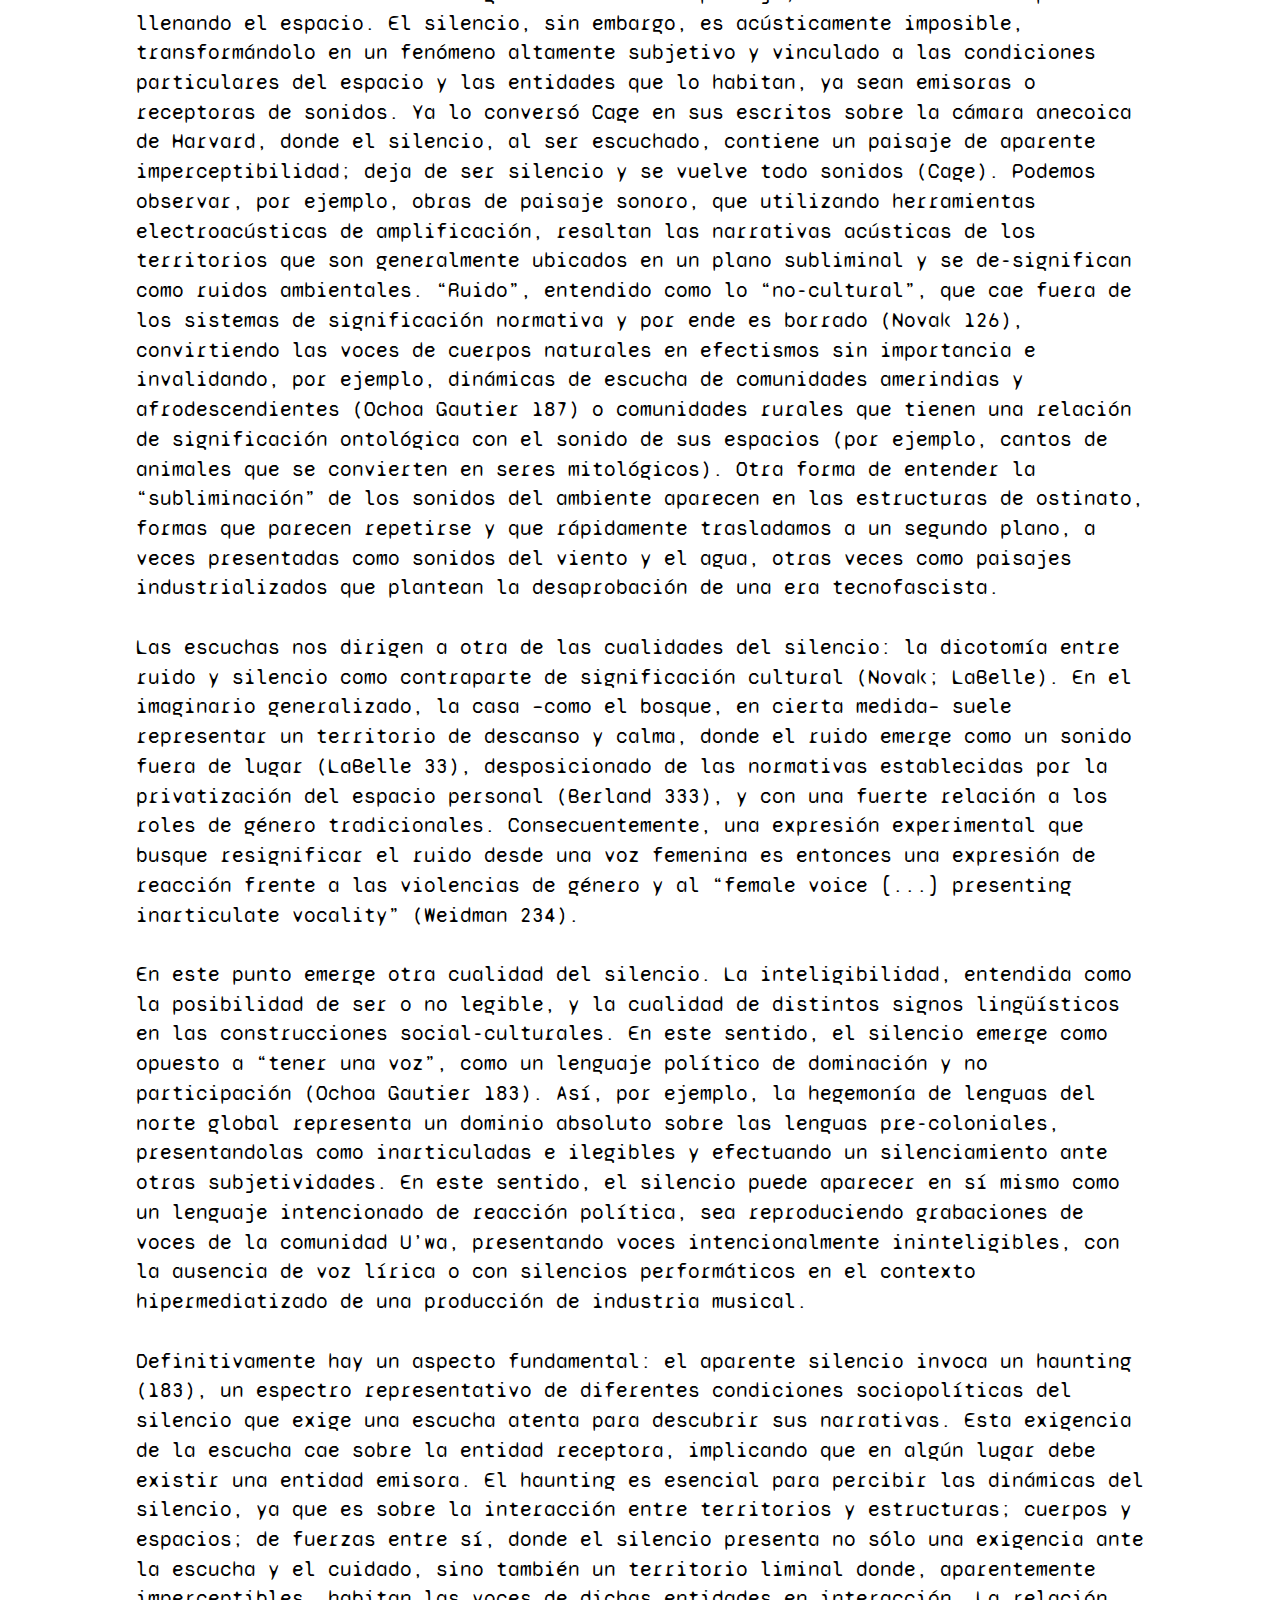
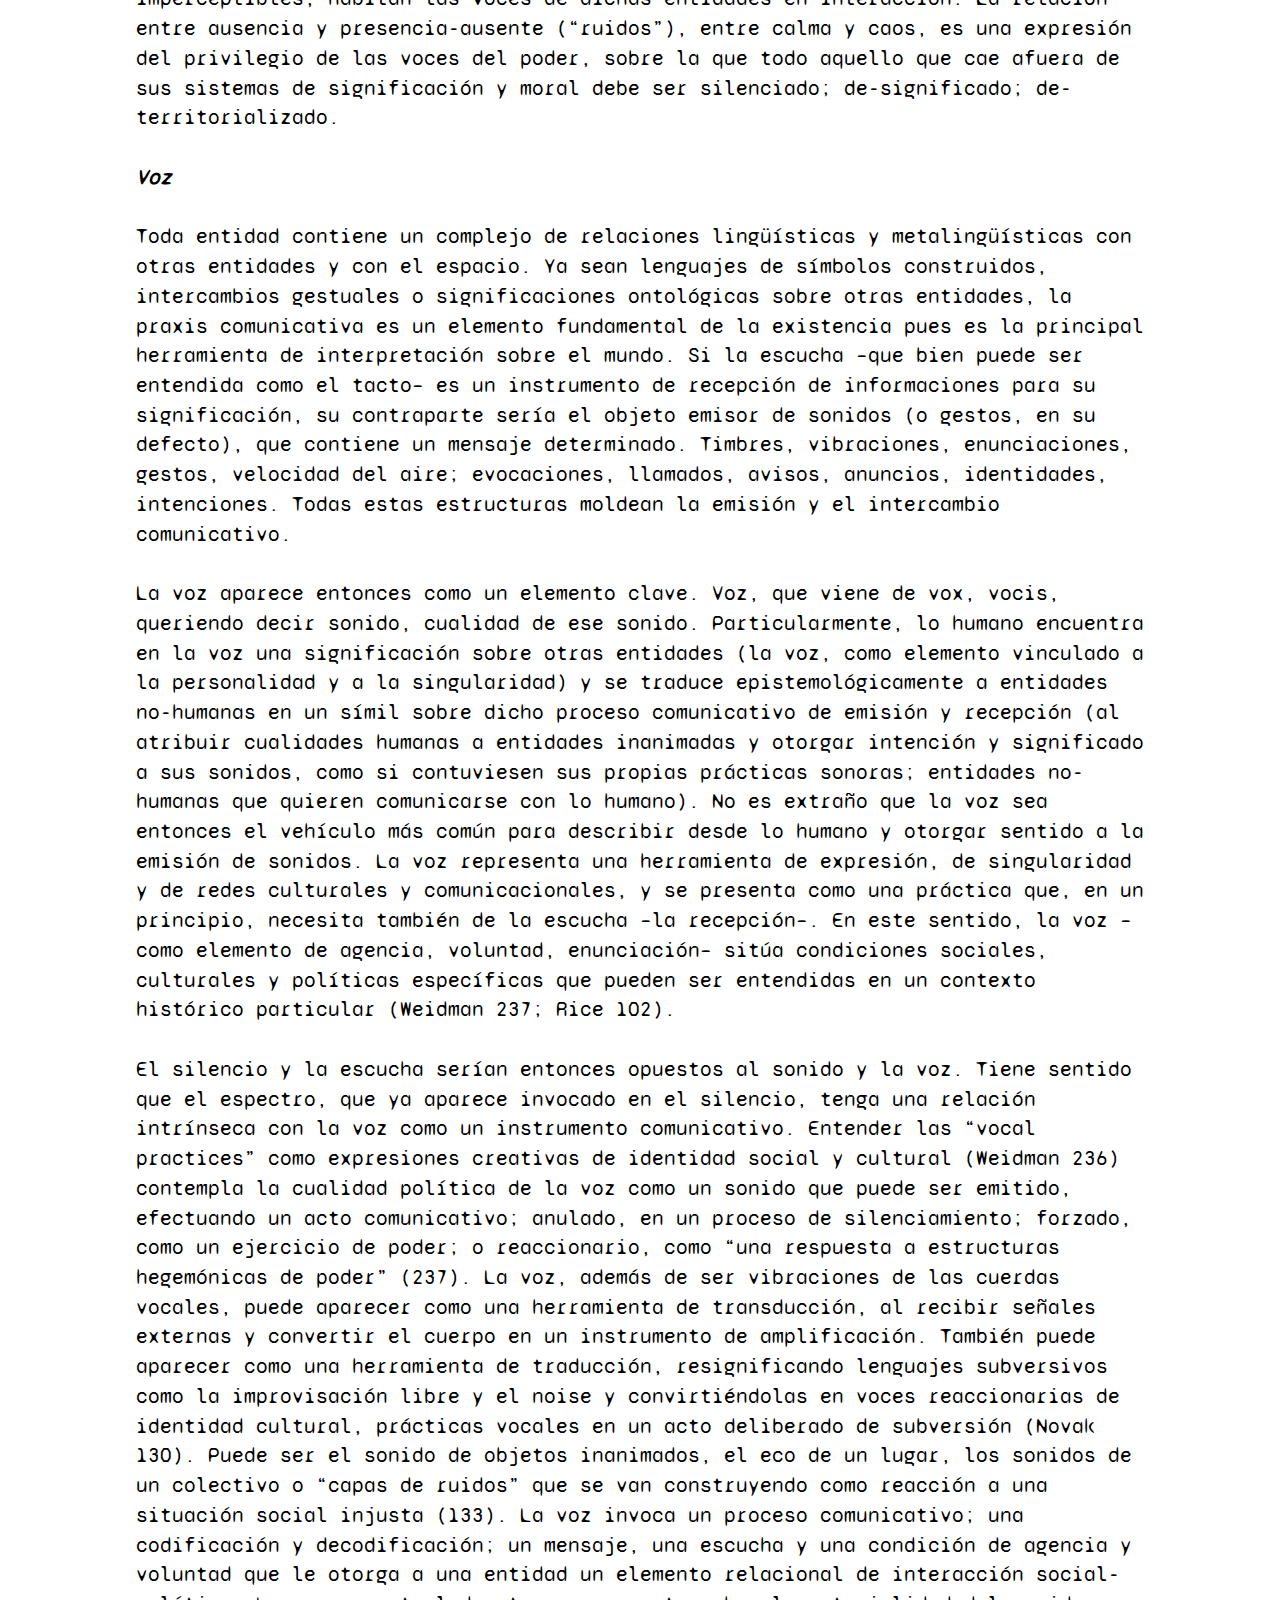
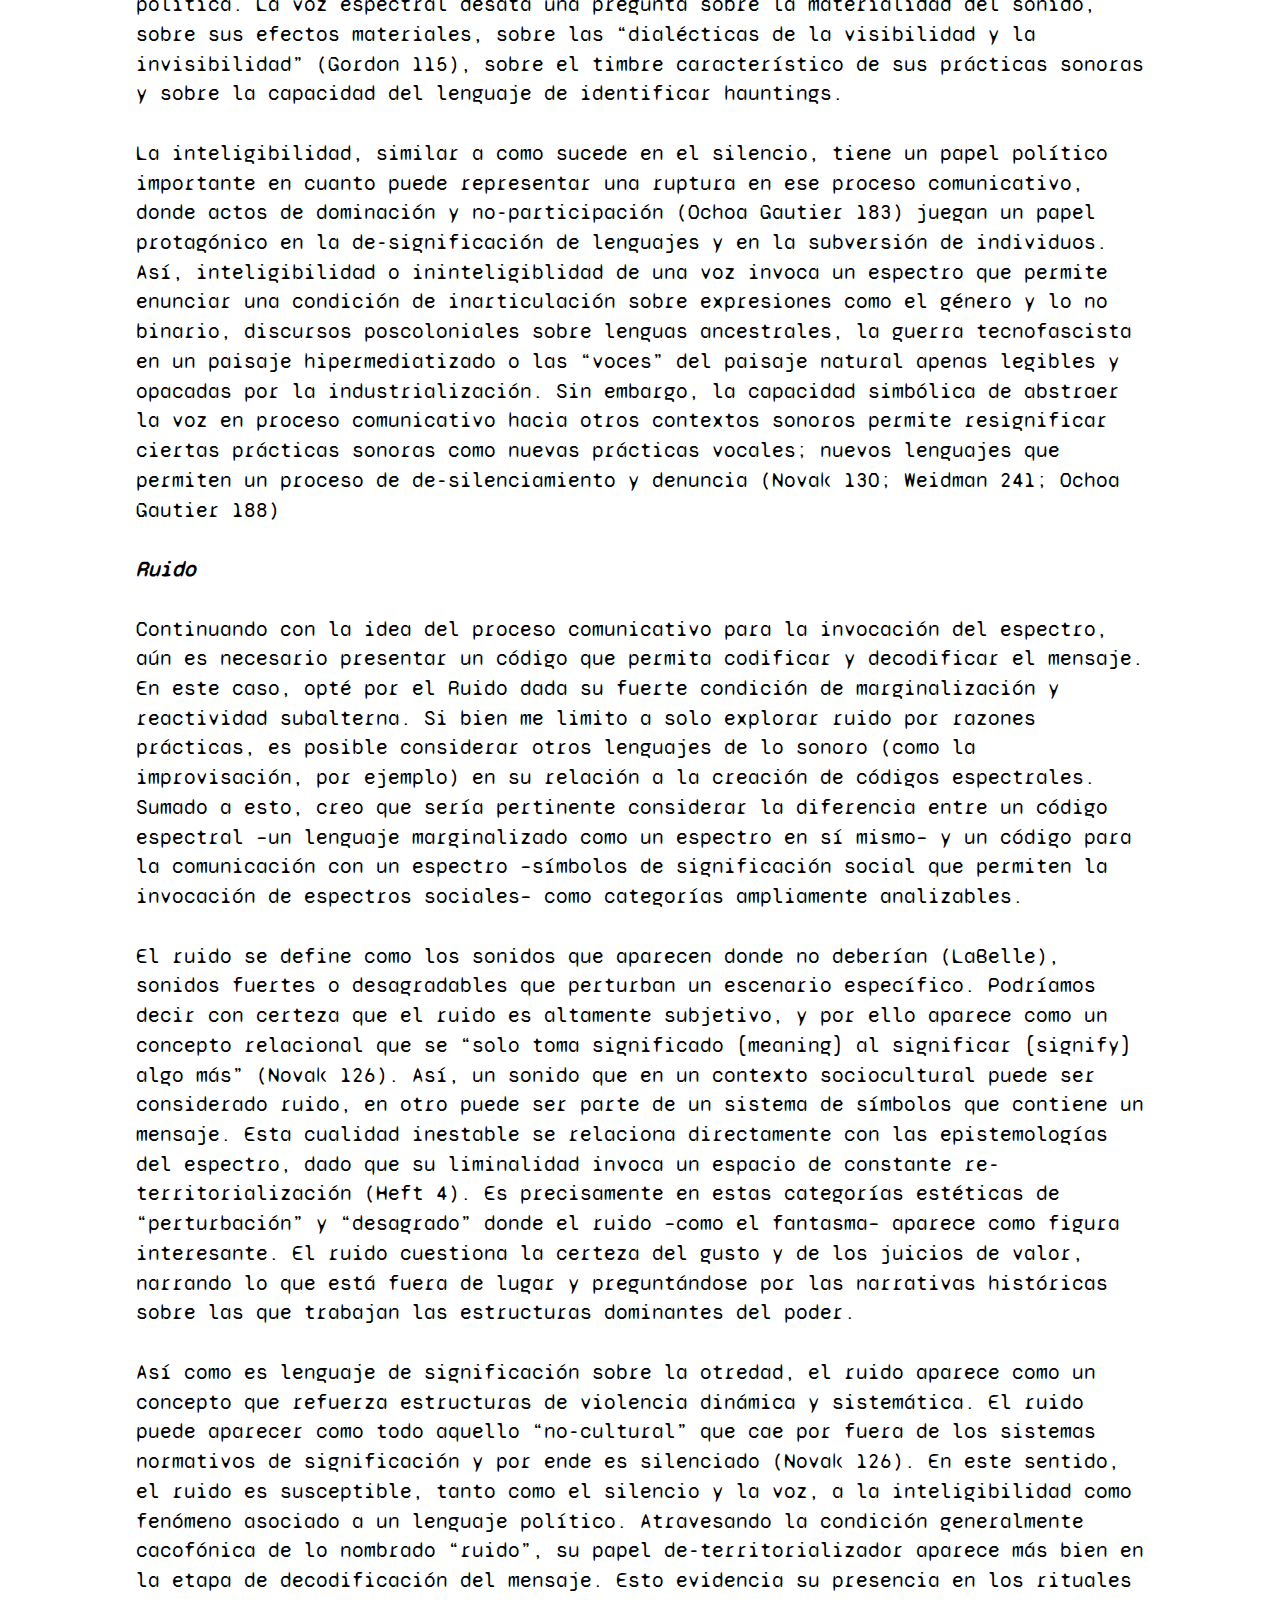
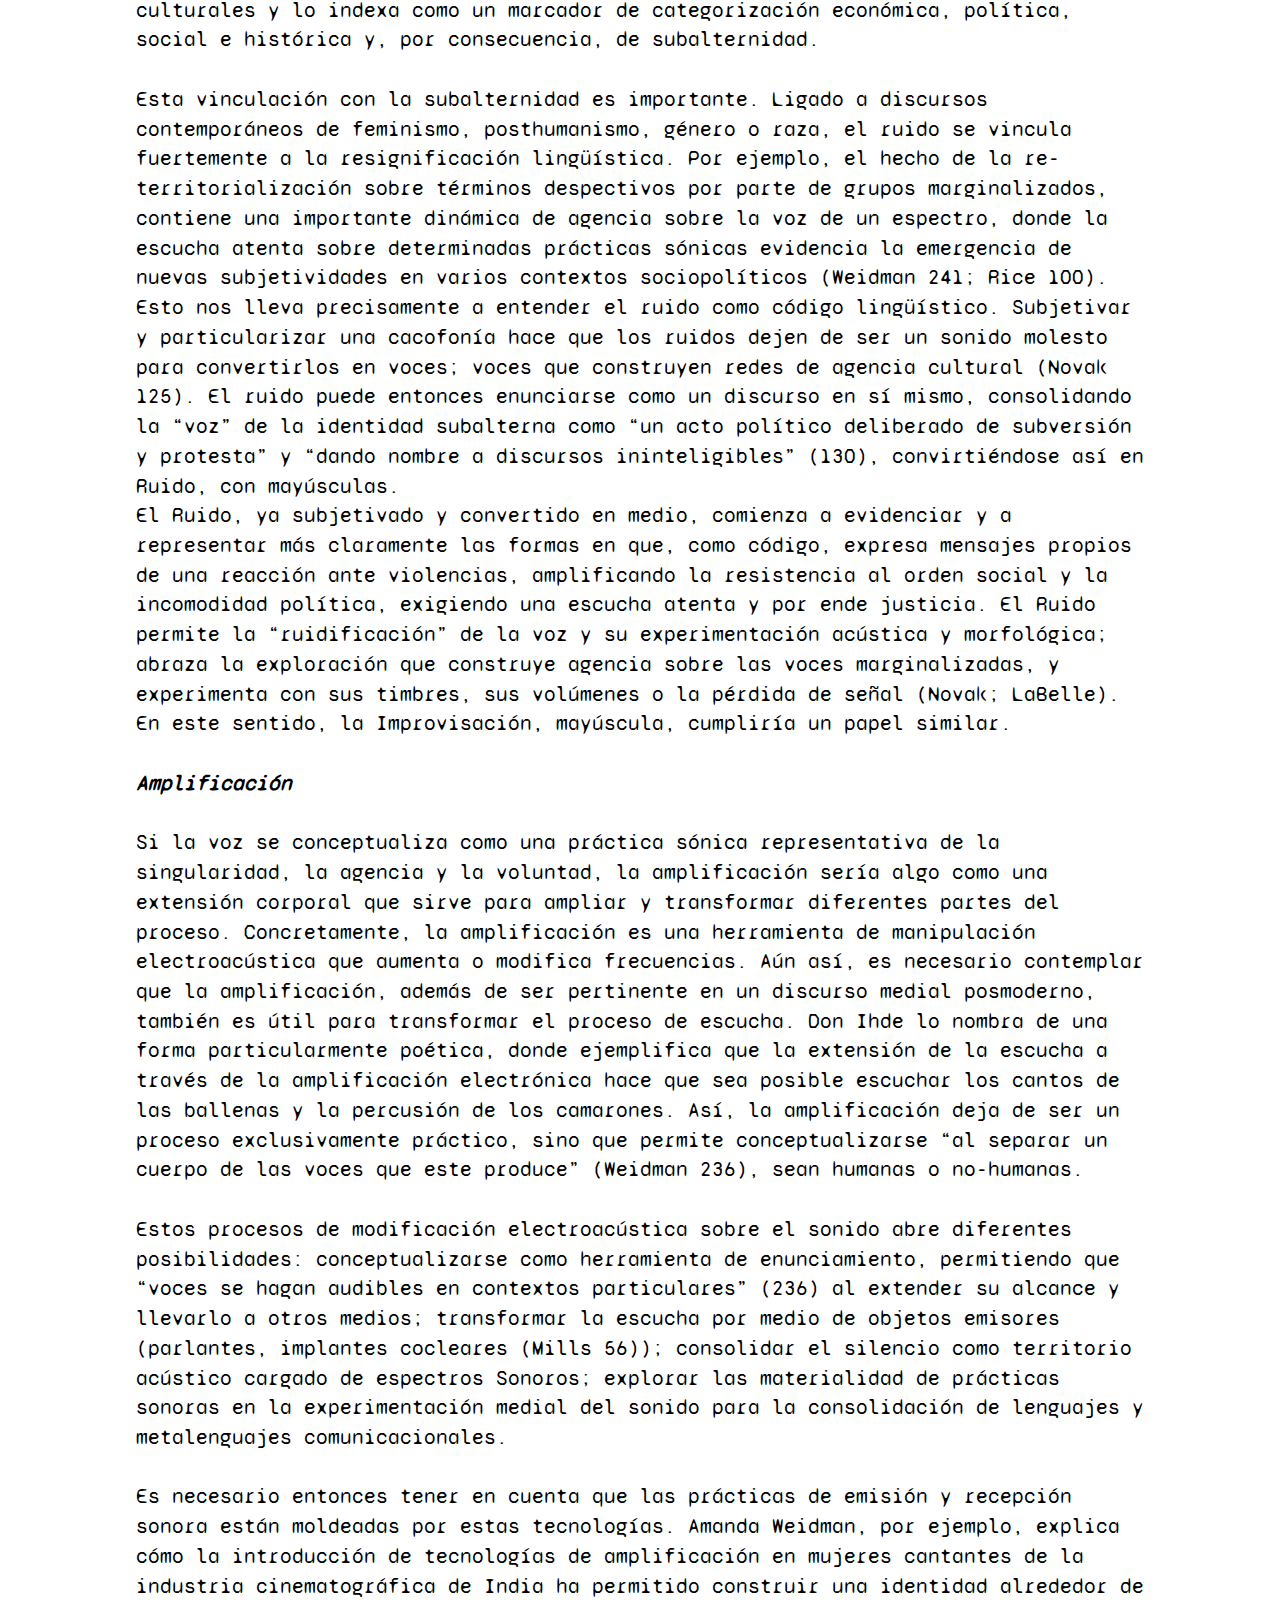
<file: page8.html>
<!DOCTYPE html>
<html  >
<head>
  <!-- Site made with Mobirise Website Builder v6.1.12, https://mobirise.com -->
  <meta charset="UTF-8">
  <meta http-equiv="X-UA-Compatible" content="IE=edge">
  <meta name="generator" content="Mobirise v6.1.12, mobirise.com">
  <meta name="viewport" content="width=device-width, initial-scale=1, minimum-scale=1">
  <link rel="shortcut icon" href="assets/images/screenshot-2026-02-16-at-12.53.18am.png" type="image/x-icon">
  <meta name="description" content="">
  
  
  <title>espectros sonoros</title>
  <link rel="stylesheet" href="assets/web/assets/mobirise-icons2/mobirise2.css">
  <link rel="stylesheet" href="assets/bootstrap/css/bootstrap.min.css">
  <link rel="stylesheet" href="assets/animatecss/animate.css">
  <link rel="stylesheet" href="assets/dropdown/css/style.css">
  <link rel="stylesheet" href="assets/theme/css/style.css">
  <link rel="preload" href="https://fonts.googleapis.com/css?family=Syne+Mono:400&display=swap" as="style" onload="this.onload=null;this.rel='stylesheet'">
  <noscript><link rel="stylesheet" href="https://fonts.googleapis.com/css?family=Syne+Mono:400&display=swap"></noscript>
  <link rel="preload" href="https://fonts.googleapis.com/css?family=Micro+5:400&display=swap" as="style" onload="this.onload=null;this.rel='stylesheet'">
  <noscript><link rel="stylesheet" href="https://fonts.googleapis.com/css?family=Micro+5:400&display=swap"></noscript>
  <link rel="preload" as="style" href="assets/mobirise/css/mbr-additional.css?v=RvWOnO"><link rel="stylesheet" href="assets/mobirise/css/mbr-additional.css?v=RvWOnO" type="text/css">

  
  
  
</head>
<body>
  
  <section data-bs-version="5.1" class="menu menu5 cid-vbmKBShcnl" once="menu" id="menu05-r">
	

	<nav class="navbar navbar-dropdown navbar-fixed-top navbar-expand-lg">
		<div class="container">
			<div class="navbar-brand">
				<span class="navbar-logo">
					<a href="http://jakkolibre.bandcamp.com" target="_blank">
						<img src="assets/images/screenshot-2026-02-16-at-12.53.18am.png" alt="Bandcamp" style="height: 4.8rem;">
					</a>
				</span>
				<span class="navbar-caption-wrap"><a class="navbar-caption text-info display-4" href="http://jakkolibre.bandcamp.com" target="_blank">Jakko Libreros</a></span>
			</div>
			<button class="navbar-toggler" type="button" data-toggle="collapse" data-bs-toggle="collapse" data-target="#navbarSupportedContent" data-bs-target="#navbarSupportedContent" aria-controls="navbarNavAltMarkup" aria-expanded="false" aria-label="Toggle navigation">
				<div class="hamburger">
					<span></span>
					<span></span>
					<span></span>
					<span></span>
				</div>
			</button>
			<div class="collapse navbar-collapse" id="navbarSupportedContent">
				<ul class="navbar-nav nav-dropdown" data-app-modern-menu="true"><li class="nav-item dropdown">
						<a class="nav-link link text-black text-primary dropdown-toggle display-4" href="page3.html" data-toggle="dropdown-submenu" data-bs-toggle="dropdown" data-bs-auto-close="outside" aria-expanded="false"><span class="mobi-mbri mobi-mbri-preview mbr-iconfont mbr-iconfont-btn"></span>&nbsp;obras</a><div class="dropdown-menu" aria-labelledby="dropdown-669"><a class="text-black text-primary dropdown-item display-4" href="page5.html">maría selva en 3 actos</a><a class="text-black text-primary dropdown-item display-4" href="page6.html">luz característica</a><a class="text-black text-primary dropdown-item display-4" href="page10.html">aleatoria musik</a><a class="text-black text-primary dropdown-item display-4" href="page9.html">free yas e impro libre</a><a class="text-black text-primary dropdown-item display-4" href="page8.html">espectros sonoros</a><a class="text-black text-primary dropdown-item display-4" href="page7.html">cantos del ave-gente</a></div>
					</li><li class="nav-item"><a class="nav-link link text-black text-primary display-4" href="page3.html"><span class="mobi-mbri mobi-mbri-preview mbr-iconfont mbr-iconfont-btn"></span>biografía</a></li>
					<li class="nav-item">
						<a class="nav-link link text-black text-primary display-4" href="page1.html" aria-expanded="false"><span class="mobi-mbri mobi-mbri-star mbr-iconfont mbr-iconfont-btn"></span>ilustració</a>
					</li>
					<li class="nav-item">
						<a class="nav-link link text-black text-primary display-4" href="page2.html"><span class="mobi-mbri mobi-mbri-music mbr-iconfont mbr-iconfont-btn"></span>musikas / autopiratería</a>
					</li><li class="nav-item"><a class="nav-link link text-black text-primary display-4" href="page4.html"><span class="mobi-mbri mobi-mbri-sun mbr-iconfont mbr-iconfont-btn"></span>animació</a></li></ul>
				<div class="navbar-buttons mbr-section-btn"><a class="btn btn-info-outline display-4" href="http://instagram.com/jakko_libre" target="_blank">IG</a></div>
			</div>
		</div>
	</nav>
</section>

<section data-bs-version="5.1" class="article12 cid-vbpTPHZQ1z" id="article12-12">    
    
    <div class="container">
        <div class="row justify-content-center">
            <div class="col-md-12 col-lg-10">
                <h3 class="mbr-section-title mbr-fonts-style mb-4 mt-0 display-2"><strong>espectros sonoros: cómo comunicarse con un fantasma sociopolítico</strong></h3>
                
                <p class="mbr-text mbr-fonts-style display-7"><strong>Abstract</strong><br><br>Este trabajo analiza cinco categorías del sonido como herramientas de creación, exploración, interpretación y experiencia sobre el mundo, y plantea que al vincular categorías del sonido con las teorías del espectro sociológico, es posible analizar estructuras que permitan reconocer violencias, explicar fenómenos socioculturales y movilizar territorializaciones. Se propone que las violencias ejercidas por estructuras normativas dominantes y heteropatriarcales pueden ser evidenciadas a través de las prácticas sonoras de cuerpos históricamente violentados, como los cuerpos femeninos, queer y naturales. El proyecto tiene como objetivo explorar la categoría de Espectro Sonoro a través de un análisis relacional entre sonido, territorio y espectro. Se utilizó una matriz para realizar un análisis por categorías de obras de artistas e investigadoras del sonido latinoamericanas, situando cada obra como un canal comunicativo y permitiendo integrar teorías de la espectralidad con diferentes conceptualizaciones sobre el sonido. Así, a través de un símil con el proceso comunicativo, se construye cómo la escucha contextualizada y el análisis crítico de distintas prácticas sonoras es invocadora de espectros que permiten decodificar mensajes de justicia y resignificación cultural. El Espectro Sonoro se plantea como una categoría que permite un proceso comunicativo con lenguajes marginalizados y con lenguajes de la subalternidad, vinculando los estudios del sonido con los estudios espectrales y presentando al sonido y la ausencia de éste como una categoría importante para los estudios culturales latinoamericanos.<br><br><strong>Palabras Clave</strong><br><br>Espectro Sonoro, Estudios del Sonido, Estudios Espectrales. Ruido, silencio, voz, amplificación, soundscape, proceso comunicativo, territorialización, lenguaje.<br><br><em><strong>Introducción</strong><br></em><br>El arte sonoro suele despertar una cierta extrañeza en el oyente. Incluso quienes han podido ejercitar la apertura de la escucha, encuentran generalmente sonidos que son “difíciles” de escuchar. El sonido no es solo fuente primaria de conocimiento sobre el mundo, sino que además representa un ejercicio práctico de la vida cotidiana. Todo lo que existe tiene una relación con el sonido, ya sea emitiendo o recibiendo. Todo cuerpo, todo espacio, toda entidad, contempla el sonido como una parte de sí. Esto consiste no solo en la escucha a través de sistemas de significación de vibraciones acústicas –oídos y otros instrumentos de recepción de vibraciones–, sino también fenómenos físicos de ondas –sobre superficies o medios como el aire y el agua–, tecnologías de modificación de señales, abstracciones y metáforas de sonidos propias de la ontología, o la ausencia de sonido como elemento constitutivo de estructuras socioculturales e históricas.<br><br>Para entender la importancia de la ausencia en el sonido, es necesario entender previamente tres elementos: el espectro sociológico, el territorio y las categorías del sonido. El primero, una entidad sociológica, que similar a un fantasma, nombra lo que está fuera de lugar y tiempo, está presente y ausente, es visible e invisible (Blanco and Peeren; Weinstock; Gordon; Derrida). El segundo, que contempla un espacio susceptible a significarse –convirtiéndose en un lugar (Casey)– y que, según Deleuze y Guattari, es la distinción entre lo propio y lo ajeno. El tercero, que representa las formas en que el sonido puede ser un lugar de partida o de llegada para hacerse preguntas sobre el mundo (Sterne; Novak). Vincular estos tres elementos desde la figura del borramiento es lo que permitiría la decodificación de mensajes espectrales que residen y persisten en el sonido como formas reaccionarias y como símbolos de resistencia. Si bien otros teóricos han constituido figuras como el lugar espectral [spectral place] (Blanco and Peeren 395) o el territorio acústico (LaBelle), hasta el momento no se ha hecho una vinculación entre el espectro sociológico y el sonido. Sin embargo, presentar estas categorías como prefacios es útil para ampliar sobre las categorías espectrales del sonido.<br><br>Por ello, parece pertinente considerar la potencialidad espectral del sonido. En este sentido, la ausencia pone en consideración cómo la materialidad del sonido es susceptible a transformarse dadas las condiciones socioculturales específicas sobre las que aparece (Weidman; Novak). En otras palabras, el sonido se hace susceptible a ser anulado en el proceso de significación (es decir, luego de escucharse y decodificarse), integrando inicialmente las epistemologías del sonido y del espectro. Aquí emerge una pregunta sobre la posible utilidad de atravesar el espectro y el sonido, y de cómo lograrlo. Al considerar las dinámicas de consumo, poder y dominio de las estructuras normativas e imperantes, generalmente heteropatriarcales, que se han consolidado en la historia, podemos preguntarnos sobre el sonido como epistemología que da significación sobre el mundo (Feld) y cómo este se ve atravesado por dichas dinámicas socioculturales, históricas y políticas. En este sentido, surgen dos preguntas vinculantes: ¿Qué pasa si se integran críticamente diferentes conceptos como el ruido y el silencio con el espectro como figura de subversión social? y consecuentemente ¿es posible escuchar a un espectro?<br><br>Considerando discursos decoloniales, transfeministas y latinoamericanos, resulta imperante trabajar desde la posición de algunos de los cuerpos más históricamente violentados: mujeres, queer y cuerpos naturales (Butler; Haraway). Por ello, a través de un enfoque de teoría crítica, se utilizó una muestra intencionada de artistas y académicas que trabajan el sonido y que representan o exploran el enfrentamiento a estructuras normativas. Las citas sonoras de las compositoras ejemplifican sobre problemáticas de violencia sistemática, permitiendo constituirse como un canal comunicativo que puede ser atravesado por el espectro. En este caso, cinco obras (Nova; Arca; Villaroel; Valencia; Puzz Amatizta) se analizaron a través de una matriz que permitió vincular de forma no-lineal cinco categorías del sonido con perspectivas sociológicas –Ruido (Novak), Voz (Weidman), Silencio (Ochoa Gautier), Amplificación (Mills; Rice), Soundscape (LaBelle; Murray)– junto con distintos enfoques teóricos sobre el espectro sociocultural.<br><br>Parece pertinente expresar la razón de no utilizar el análisis poietico dentro de esta construcción teórica, ya que se utilizan obras artísticas como canal comunicativo. Si bien acorde a las preguntas posmodernas sobre la estética, se intenta, a pesar de recurrir a la expresión artística, desligar de la crítica del arte de este análisis relacional. Primeramente, porque resulta interesante explorar el pensamiento rizomático de Deluze antes que primar las construcciones arborescentes que terminan creando jerarquías y planteando tanto al artista como al pensamiento griego como estructuras indiscutibles. Segundo, porque –en este caso– no interesa cuestionar el papel de las entidades en la obra de arte, sino de la obra como reacción sociocultural a sistemas de normatividad para integrar elementos de índole social y cultural. Si bien se entiende que la poiesis cobra un papel interesante cuando se la reinterpreta como expresión subversiva de resistencia, puede que la discusión sobre la utilidad o dinámicas de la poiesis –a propósito, además, de las discusiones sobre la estética– caiga fuera de los márgenes de este texto. A propósito de esto, es interesante propiciar una visión difractiva, como planteado por Donna Haraway, donde las interferencias entre formas del conocimiento sean objeto del estudio, antes que sus emisores originales; que las obras sirvan como canal y no como eje central del estudio.<br><br>Las obras de estas artistas y el ejercicio de escucha contextualizada terminan por aparecer como prácticas acústicas que, utilizando sistemas de códigos subalternos, generan un proceso de resignificación cultural para permitir la decodificación de un espectro, conceptualizando la idea de un Espectro Sonoro; un lenguaje de lo espectral o un lenguaje espectralizado como parte de un proceso comunicativo, que podría incluso enunciarse no solo en obras de arte, sino en cualquier expresión sónica. Enfrentar diferentes categorías socioculturalmente situadas del sonido con las teorías del espectro permitiría el planteamiento del Espectro Sonoro, abriendo un espacio para la discusión y preguntas consecuentes que se abren al análisis rígido.<br><br><strong><em>El espectro</em><br></strong><br>La aparición del espectro en los discursos actuales es indicación de las transformaciones sobre el pensamiento crítico contemporáneo. El giro espectral, descendiente de la deconstrucción de Derrida sobre las lecturas de Marx, se ha suscrito a teorías de culturalidad, género, sociología, ontología e historiología posmodernas. En este sentido, el espectro, lejos de sus construcciones paranormales, se transforma para personificar a las entidades sobre las que estructuras de poder ejercen una “liminación”; un de-territorialización forzada sobre el proceso significación cultural (Heft). Quiero referirme con esto al concepto de liminalidad, planteado inicialmente por Arnold van Gennep y expandido por Victor Turner como un estado intermedio de separación sobre unas condiciones culturales en un ritual de transición, con lo que expando sobre el tema: el espectro surge como una reacción a las fuerzas estructurales que intentan desdibujar las singularidades particulares de una entidad para establecer una norma o generalización. Estas subjetividades “insisten en reaparecer y no pueden ser completamente borradas” (Blanco and Peeren 309). Es allí donde se invoca un espectro; una entidad liminal que refleja una dinámica de poder político y borramiento.<br><br>El espectro es importante en cuanto es capaz de enunciar y particularizar a las entidades que se ven vinculadas a dichos “rituales” (Van Gennep et al.; Turner) posmodernos de significación cultural, permitiendo situar las historicidades y vincularlas a subjetividades espaciales, colectivas y/o singulares. Emerge como instrumento de medición y lectura desde la cual es posible intercambiar visiones desde diferentes disciplinas –o antidisciplinas– para intentar elaborar una percepción amplia, múltiple y plural. Consecuentemente, el espectro invoca lo que se ubica “afuera” (Blanco and Peeren 9; Heft 4) en un  intercambio con otros cuerpos y estructuras (Derrida and Stiegler 42) donde este aparece como “un fantasma que es ubicado fuera del espacio y del tiempo” (Weinstock 64) <br><br>A lo largo de este escrito, utilizaré el término de “entidad” para referirme a lo que en el pensamiento crítico contemporáneo se nombra como “cuerpo”, entendido como un territorio que considera aspectos físicos tanto como sociales, emocionales, culturales y políticos. Escojo entidad sobre cuerpo para tener en consideración ontologías que van más allá de la presencia física, y a propósito de la estado liminal de lo “visible-invisible” (Derrida) sin tener que limitar dicho cuerpo a una condición de animidad. <br><br><strong><em>Territorios espectrales</em></strong><br><br>El espacio cobra un papel importante en la caracterización del espectro. En este sentido, el espacio como “contenedor de cuerpos físicos que pertenecen y son inseparables del tiempo” (Berland 333), se convierte en un recipiente de experiencias y atemporalidades. Así, las narrativas espaciales de lo que es en contraste con lo que ya fué y se ha vuelto silente (Blanco and Peeren 395; Novak 132)constituyen en el espacio un lugar susceptible a los efectos del espectro. Precisamente en esta diferencia entre espacio y lugar es donde aparece un territorio transitorio, liminal, que se relaciona con el espectro en cuanto constituye el lugar limítrofe sobre el cual se eliminan y transforman las significaciones sobre las dinámicas socioculturales (Heft 8). El espacio es, por ende, sujeto de condicionamientos políticos y condiciones de autoritarismo. En otras palabras, el espectro “habita un territorio que se caracteriza por la ausencia y la potencialidad” (4) y es allí donde el espacio, a través del territorio, constituye la posibilidad de re-escribir un lugar sobre el que habitan diferentes subjetividades. En este sentido, el espacio como territorio de potencial significativo permite el encuentro entre epistemologías variables, como una especie de canal rizomático.<br><br><em><strong>Territorios Acústicos</strong></em><br><br>El problema del espectro es nuestra capacidad directa de percibirlo. Su condición de liminalidad aplica no solo a los mensajes que transporta o a su materialidad, sino también a los códigos que utiliza. Precisamente aquí es donde conviene considerar las epistemologías del sonido. El sonido es una herramienta fundamental al no ser únicamente una extensión del pensamiento abstracto, sino también una estructura física, perceptible por al menos dos de los sentidos del cuerpo (tacto y escucha) y conectado a todas nuestras estructuras humanas de cultura, abstracción, lenguaje y comunicación (Samuels and Porcello); una estructura cultural que “es caracterizada por las tensiones contenidas dentro de sus configuraciones de diferencia e igualdad [sameness]” (Sterne 1); o en otras palabras, un territorio con agencia propia. En este orden de ideas, el código lingüístico más claro para el espectro parecería ser el sonido, ya que comparten varias de sus cualidades como entidades epistemológicas. Por ejemplo, ambas representan territorios abstractos susceptibles a ser de-significados y re-significados; tienden a la subconsciencia perceptiva (e.g. onomatopeya (Samuels and Porcello 99), ruido (Novak; LaBelle)); comparten una condición de subjetividad elevada por su materialidad (o mejor aún, su ausencia de materialidad); es imposible huir de ellas o eliminarlas completamente pues insisten en reaparecer (Blanco and Peeren); se corresponden en la aparente ausencia espacial, pero habitan casi la totalidad de nuestras prácticas culturales y cotidianas. Esto último cobra una especial importancia, porque será una de las premisas que permitirá vincular los conceptos de territorio, sonido, espectro desde las prácticas socioculturales. <br><br>La idea de “práctica sonora” podría definirse como toda herramienta de creación, exploración, interpretación y experiencia sobre el mundo. Brandon LaBelle nombra las prácticas sonoras y los sonidos como movimientos territorializadores en su libro Acoustic Territories. Allí, expande sobre cómo ciertos fenómenos acústicos como el Eco, la Transmisión o el Feedback representan epistemologías o material  Sonoro con el cual aprendemos del contacto con el mundo (ix). Si bien la teoría de LaBelle consigue vincular la cultura y el territorio con el sonido, su enfoque puede tender a lo arquitectónico y centrarse más en la relación entre el espacio y el sonido antes que tender a la subjetivación y la revisión de problemáticas sociales, factor que resulta importante para la aparición de un espectro. En otras palabras, es difícil hallar espectros en su escritura (aunque inevitablemente aparecen en su texto). Sin embargo, considero que su perspectiva de análisis sobre las prácticas sonoras es la herramienta ideal para vincular estas dos entidades. Aún cuando los marcos de trabajo presentados por LaBelle son útiles para considerar epistemologías del sonido en diferentes dinámicas de territorialización (ix), no aparentan tener una vinculación con efectos reaccionarios ante normatividades sociopolíticas, lo cual es una condición fundamental del espectro. El eco, la transmisión, el feedback, el ritmo y la vibración aparecen más bien como fenómenos acústicos-prácticos de significación social, de recepción y escucha, y no parecen tan aptas para analizarlas como expresiones reaccionarias de los espectros, o como entidades enfrentadas a una de-territorialización liminal por parte de una estructura de poder que se ven atravesadas por el sonido y por el lenguaje.<br><br>Este enfoque sociopolítico de tintes Sonoros-lingüísticos me condiciona a describir unos sonic frameworks alternativos sobre los cuales tener en consideración dicha cualidad de borramiento, de interacciones entre estructuras y subjetivación, y de intercambio comunicacional. Es precisamente la posición de reacción la que nos ubica frente a la creación en las prácticas sonoras; sonidos que operan como algo materialmente producido dentro de un contexto relacional (Novak 126). En este sentido, optar por la creación como código de lenguaje parece lo más adecuado para entender cómo y porqué el sonido es utilizado como herramienta expresiva de protesta, reacción, expresión de singularidades y subjetividades, movilización, colectivización y consolidación de redes culturales y comunicacionales. En otras palabras, unos elementos Sonoros que logren constituirse desde y para el espectro en su condición sociopolítica, concretando una especie de Espectro Sonoro, que se enfoque no sólo en la recepción sino también en la emisión de sonidos. <br><br><em>Subjetivación<br></em><br>Es importante considerar que el espectro está vinculado a entidades con características sociales, culturales y políticas específicas. En este sentido, es necesario hacerse las preguntas de Quién “acecha” a quién y quién es el objetivo (Blanco and Peeren 310); cuál es la posición de una entidad con relación a una normativa, o como se comprende dicho territorio (Deleuze and Guattari). Demarcar y especificar –género, sexualidad, raza– a los espectros permitirá comprender las particularidades de cada espectro, más allá de víctimas y victimarios generalizadas por la historia (Blanco and Peeren 313), permitiendo comprender de manera situada sus prácticas sonoras. En este sentido, el arte juega un papel fundamental, trabajando como catalizador de expresiones singulares, de reacciones comunitarias y de metalenguajes comunicativos de individuos y colectivos. La creación, como una práctica sonora, representa entonces una condición política que reacciona a situaciones sociales, (Novak 133), que construye redes culturales y comunicacionales (125), que atribuye legibilidad y agencia (Weidman 232), permite la emergencia de nuevos roles, subjetividades e hibridaciones (241) y permite el de-silenciamiento y la resignificación. <br><br>Entendiendo el papel del arte y la creación en la construcción de narrativas culturales, se plantea la formación del Espectro Sonoro desde expresiones creativas subalternas que apuestan por lenguajes y códigos que carecen de importancia dentro de las estructuras socioculturales dominantes. En otras palabras, el arte aparece como canal y herramienta de codificación lingüística, es decir, un medio potencial de expresión de singularidades y subjetivaciones. Por ello, obras de mujeres y queer en el arte sonoro experimental presentan una triangulación entre las teorías de significación sobre fenómenos acústicos, los espectros que invocan un enfrentamiento a la norma, y las subjetivaciones que responden a las preguntas del quién, efectivamente posicionando al espectro en un contexto real espacial, con unas condiciones socioculturales que le posicionan con relación a una norma, y vinculando territorio, sonido y espectro.<br><br><em><strong>Análisis Matricial<br></strong></em><br>Se realizó un análisis matricial sobre las obras Vibrante: En la Dirección del Viento (Valentina Villaroel); Cantos de Creación de la Tierra (Jacqueline Nova); Compendio de Alofonías Espectrales: Cernicaloide (Mange María Valencia); Buscadores de Almas: De Cara a la Montaña (Puzz Amatizta); Mutant: Mutant (Arca). En esta matriz se hicieron análisis relacionales entre material Sonoro de las obras, su contexto sociohistórico, el concepto sobre el que se construyeron, y cada una de las cinco categorías sobre las que se trabajó utilizando la metodología de LaBelle: Ruido, Silencio, Voz, Amplificación y Soundscape.<br><br><em><strong>Prefacio al silencio: Ausencia<br></strong></em><br>La primera aparición del espectro en lo sonoro será, contradictoriamente, en la ausencia. La ausencia del sonido es físicamente imposible, y esto implica que el sonido siempre está presente. Esta condición de insistencia se relaciona directamente al espectro puesto que, como exploran Blanco y Peeren en la introducción a “Spectral Subjectivities: Gender, Sexuality and Race”, el espectro [como el sonido] funciona como metáfora conceptual para revisar las narrativas históricas, exponiendo como ciertas subjetividades se han visto marginalizadas por una norma y cómo continúan apareciendo para enfrentar dicha norma puesto que no pueden ser completamente borradas (309). La ausencia, entonces, será el objeto que nos permite concebir un territorio entre ambas epistemologías; un espacio de distinción no lineal que vincula la subjetivación (entidades particulares y “no víctimas generalizadas de la historia” (313)), las estructuras normativas y violencias sistemáticas, los lenguajes y la significación, las categorías del sonido (entendidas como Culturas Sónicas (Sterne 1) tanto como Prácticas Sónicas (LaBelle)), un espacio de distinción entre lo propio y lo ajeno (Deleuze and Guattari), y la pregunta de cómo estos espectros y entidades interactúan entre sí a través del sonido en un espacio liminal-transicional que efectúa constantemente en todas las direcciones, metafóricamente relacionable a un proceso de codificación y decodificación lingüístico. Así, la ausencia, además de catalizador de las distintas categorías sobre las que se elabora el Espectro Sonoro, aparece como una especie de espacio contextual sobre el que se mezclan un puñado de condiciones socioculturales; una sopa ontológica.<br><br><strong><em>Silencio</em></strong><br><br>El silencio está generalmente asociado con lo oculto, lo desconocido o  lo siniestro. Reconocemos en el silencio algo no común en el paisaje, la falta de un cuerpo llenando el espacio. El silencio, sin embargo, es acústicamente imposible, transformándolo en un fenómeno altamente subjetivo y vinculado a las condiciones particulares del espacio y las entidades que lo habitan, ya sean emisoras o receptoras de sonidos. Ya lo conversó Cage en sus escritos sobre la cámara anecoica de Harvard, donde el silencio, al ser escuchado, contiene un paisaje de aparente imperceptibilidad; deja de ser silencio y se vuelve todo sonidos (Cage). Podemos observar, por ejemplo, obras de paisaje sonoro, que utilizando herramientas electroacústicas de amplificación, resaltan las narrativas acústicas de los territorios que son generalmente ubicados en un plano subliminal  y se de-significan como ruidos ambientales. “Ruido”, entendido como lo “no-cultural”, que cae fuera de los sistemas de significación normativa y por ende es borrado (Novak 126), convirtiendo las voces de cuerpos naturales en efectismos sin importancia e invalidando, por ejemplo, dinámicas de escucha de comunidades amerindias y afrodescendientes (Ochoa Gautier 187) o comunidades rurales que tienen una relación de significación ontológica con el sonido de sus espacios (por ejemplo, cantos de animales que se convierten en seres mitológicos).  Otra forma de entender la “subliminación” de los sonidos del ambiente aparecen en las estructuras de ostinato, formas que parecen repetirse y que rápidamente trasladamos a un segundo plano, a veces presentadas como sonidos del viento y el agua, otras veces como paisajes industrializados que plantean la desaprobación de una era tecnofascista.<br><br>Las escuchas nos dirigen a otra de las cualidades del silencio: la dicotomía entre ruido y silencio como contraparte de significación cultural (Novak; LaBelle). En el imaginario generalizado, la casa –como el bosque, en cierta medida– suele representar un territorio de descanso y calma, donde el ruido emerge como un sonido fuera de lugar (LaBelle 33), desposicionado de las normativas establecidas por la privatización del espacio personal (Berland 333), y con una fuerte relación a los roles de género tradicionales. Consecuentemente, una expresión experimental que busque resignificar el ruido desde una voz femenina es entonces una expresión de reacción frente a las violencias de género y al “female voice [...] presenting inarticulate vocality” (Weidman 234). <br><br>En este punto emerge otra cualidad del silencio. La inteligibilidad, entendida como la posibilidad de ser o no legible, y la cualidad de distintos signos lingüísticos en las construcciones social-culturales. En este sentido, el silencio emerge como opuesto a “tener una voz”, como un lenguaje político de dominación y no participación (Ochoa Gautier 183). Así, por ejemplo, la hegemonía de lenguas del norte global representa un dominio absoluto sobre las lenguas pre-coloniales, presentandolas como inarticuladas e ilegibles y efectuando un silenciamiento ante otras subjetividades. En este sentido, el silencio puede aparecer en sí mismo como un lenguaje intencionado de reacción política, sea reproduciendo grabaciones de voces de la comunidad U’wa, presentando voces intencionalmente ininteligibles, con la ausencia de voz lírica o con silencios performáticos en el contexto hipermediatizado de una producción de industria musical.<br><br>Definitivamente hay un aspecto fundamental: el aparente silencio invoca un haunting (183), un espectro representativo de diferentes condiciones sociopolíticas del silencio que exige una escucha atenta para descubrir sus narrativas. Esta exigencia de la escucha cae sobre la entidad receptora, implicando que en algún lugar debe existir una entidad emisora. El haunting es esencial para percibir las dinámicas del silencio, ya que es sobre la interacción entre territorios y estructuras; cuerpos y espacios; de fuerzas entre sí, donde el silencio presenta no sólo una exigencia ante la escucha y el cuidado, sino también un territorio liminal donde, aparentemente imperceptibles, habitan las voces de dichas entidades en interacción. La relación entre ausencia y presencia-ausente (“ruidos”), entre calma y caos, es una expresión del privilegio de las voces del poder, sobre la que todo aquello que cae afuera de sus sistemas de significación y moral debe ser silenciado; de-significado; de-territorializado. <br><br><strong><em>Voz</em></strong><br><br>Toda entidad contiene un complejo de relaciones lingüísticas y metalingüísticas con otras entidades y con el espacio. Ya sean lenguajes de símbolos construidos, intercambios gestuales o significaciones ontológicas sobre otras entidades, la praxis comunicativa es un elemento fundamental de la existencia pues es la principal herramienta de interpretación sobre el mundo. Si la escucha –que bien puede ser entendida como el tacto–  es un instrumento de recepción de informaciones para su significación, su contraparte sería el objeto emisor de sonidos (o gestos, en su defecto), que contiene un mensaje determinado. Timbres, vibraciones, enunciaciones, gestos, velocidad del aire; evocaciones, llamados, avisos, anuncios, identidades, intenciones. Todas estas estructuras moldean la emisión y el intercambio comunicativo.<br><br>La voz aparece entonces como un elemento clave. Voz, que viene de vox, vocis, queriendo decir sonido, cualidad de ese sonido. Particularmente, lo humano encuentra en la voz una significación sobre otras entidades (la voz, como elemento vinculado a la personalidad y a la singularidad) y se traduce epistemológicamente a entidades no-humanas en un símil sobre dicho proceso comunicativo de emisión y recepción (al atribuir cualidades humanas a entidades inanimadas y otorgar intención y significado a sus sonidos, como si contuviesen sus propias prácticas sonoras; entidades no-humanas que quieren comunicarse con lo humano). No es extraño que la voz sea entonces el vehículo más común para describir desde lo humano y otorgar sentido a la emisión de sonidos. La voz representa una herramienta de expresión, de singularidad y de redes culturales y comunicacionales, y se presenta como una práctica que, en un principio, necesita también de la escucha –la recepción–. En este sentido, la voz –como elemento de agencia, voluntad, enunciación– sitúa condiciones sociales, culturales y políticas específicas que pueden ser entendidas en un contexto histórico particular (Weidman 237; Rice 102). <br><br>El silencio y la escucha serían entonces opuestos al sonido y la voz. Tiene sentido que el espectro, que ya aparece invocado en el silencio, tenga una relación intrínseca con la voz como un instrumento comunicativo. Entender las “vocal practices” como expresiones creativas de identidad social y cultural (Weidman 236) contempla la cualidad política de la voz como un sonido que puede ser emitido, efectuando un acto comunicativo; anulado, en un proceso de silenciamiento; forzado, como un ejercicio de poder; o reaccionario, como “una respuesta a estructuras hegemónicas de poder” (237). La voz, además de ser vibraciones de las cuerdas vocales, puede aparecer como una herramienta de transducción, al recibir señales externas y convertir el cuerpo en un instrumento de amplificación. También puede aparecer como una herramienta de traducción, resignificando lenguajes subversivos como la improvisación libre y el noise y convirtiéndolas en voces reaccionarias de identidad cultural, prácticas vocales en un acto deliberado de subversión (Novak 130). Puede ser el sonido de objetos inanimados, el eco de un lugar, los sonidos de un colectivo o “capas de ruidos” que se van construyendo como reacción a una situación social injusta (133). La voz invoca un proceso comunicativo; una codificación y decodificación; un mensaje, una escucha y una condición de agencia y voluntad que le otorga a una entidad un elemento relacional de interacción social-política. La voz espectral desata una pregunta sobre la materialidad del sonido, sobre sus efectos materiales, sobre las “dialécticas de la visibilidad y la invisibilidad” (Gordon 115), sobre el timbre característico de sus prácticas sonoras y sobre la capacidad del lenguaje de identificar hauntings.<br><br>La inteligibilidad, similar a como sucede en el silencio, tiene un papel político importante en cuanto puede representar una ruptura en ese proceso comunicativo, donde actos de dominación y no-participación (Ochoa Gautier 183) juegan un papel protagónico en la de-significación de lenguajes y en la subversión de individuos. Así, inteligibilidad o ininteligiblidad de una voz invoca un espectro que permite enunciar una condición de inarticulación sobre expresiones como el género y lo no binario, discursos poscoloniales sobre lenguas ancestrales, la guerra tecnofascista en un paisaje hipermediatizado o las “voces” del paisaje natural apenas legibles y opacadas por la industrialización. Sin embargo, la capacidad simbólica de abstraer la voz en proceso comunicativo hacia otros contextos sonoros permite resignificar ciertas prácticas sonoras como nuevas prácticas vocales; nuevos lenguajes que permiten un proceso de de-silenciamiento y denuncia (Novak 130; Weidman 241; Ochoa Gautier 188)<br><br><strong><em>Ruido</em></strong><br><br>Continuando con la idea del proceso comunicativo para la invocación del espectro, aún es necesario presentar un código que permita codificar y decodificar el mensaje. En este caso, opté por el Ruido dada su fuerte condición de marginalización y reactividad subalterna. Si bien me limito a solo explorar ruido por razones prácticas, es posible considerar otros lenguajes de lo sonoro (como la improvisación, por ejemplo) en su relación a la creación de códigos espectrales. Sumado a esto, creo que sería pertinente considerar la diferencia entre un código espectral –un lenguaje marginalizado como un espectro en sí mismo– y un código para la comunicación con un espectro –símbolos de significación social que permiten la invocación de espectros sociales– como categorías ampliamente analizables.<br><br>El ruido se define como los sonidos que aparecen donde no deberían (LaBelle), sonidos fuertes o desagradables que perturban un escenario específico. Podríamos decir con certeza que el ruido es altamente subjetivo, y por ello aparece como un concepto relacional que se “solo toma significado [meaning] al significar [signify] algo más” (Novak 126). Así, un sonido que en un contexto sociocultural puede ser considerado ruido, en otro puede ser parte de un sistema de símbolos que contiene un mensaje. Esta cualidad inestable se relaciona directamente con las epistemologías del espectro, dado que su liminalidad invoca un espacio de constante re-territorialización (Heft 4). Es precisamente en estas categorías estéticas de “perturbación” y “desagrado” donde el ruido –como el fantasma– aparece como figura interesante. El ruido cuestiona la certeza del gusto y de los juicios de valor, narrando lo que está fuera de lugar y preguntándose por las narrativas históricas sobre las que trabajan las estructuras dominantes del poder.<br><br>Así como es lenguaje de significación sobre la otredad, el ruido aparece como un concepto que refuerza estructuras de violencia dinámica y sistemática. El ruido puede aparecer como todo aquello “no-cultural” que cae por fuera de los sistemas normativos de significación y por ende es silenciado (Novak 126). En este sentido, el ruido es susceptible, tanto como el silencio y la voz, a la inteligibilidad como fenómeno asociado a un lenguaje político. Atravesando la condición generalmente cacofónica de lo nombrado “ruido”, su papel de-territorializador aparece más bien en la etapa de decodificación del mensaje. Esto evidencia su presencia en los rituales culturales y lo indexa como un marcador de categorización económica, política, social e histórica y, por consecuencia, de subalternidad.<br><br>Esta vinculación con la subalternidad es importante. Ligado a discursos contemporáneos de feminismo, posthumanismo, género o raza, el ruido se vincula fuertemente a la resignificación lingüística. Por ejemplo, el hecho de la re-territorialización sobre términos despectivos por parte de grupos marginalizados, contiene una importante dinámica de agencia sobre la voz de un espectro, donde la escucha atenta sobre determinadas prácticas sónicas evidencia la emergencia de nuevas subjetividades en varios contextos sociopolíticos (Weidman 241; Rice 100). Esto nos lleva precisamente a entender el ruido como código lingüístico. Subjetivar y particularizar una cacofonía hace que los ruidos dejen de ser un sonido molesto para convertirlos en voces; voces que construyen redes de agencia cultural (Novak 125). El ruido puede entonces enunciarse como un discurso en sí mismo, consolidando la “voz” de la identidad subalterna como “un acto político deliberado de subversión y protesta” y “dando nombre a discursos ininteligibles” (130), convirtiéndose así en Ruido, con mayúsculas.<br>El Ruido, ya subjetivado y convertido en medio, comienza a evidenciar y a representar más claramente las formas en que, como código, expresa mensajes propios de una reacción ante violencias, amplificando la resistencia al orden social y la incomodidad política, exigiendo una escucha atenta y por ende justicia. El Ruido permite la “ruidificación” de la voz y su experimentación acústica y morfológica; abraza la exploración que construye agencia sobre las voces marginalizadas, y experimenta con sus timbres, sus volúmenes o la pérdida de señal (Novak; LaBelle). En este sentido, la Improvisación, mayúscula, cumpliría un papel similar. <br><br><strong><em>Amplificación</em></strong><br><br>Si la voz se conceptualiza como una práctica sónica representativa de la singularidad, la agencia y la voluntad, la amplificación sería algo como una extensión corporal que sirve para ampliar y transformar diferentes partes del proceso. Concretamente, la amplificación es una herramienta de manipulación electroacústica que aumenta o modifica frecuencias. Aún así, es necesario contemplar que la amplificación, además de ser pertinente en un discurso medial posmoderno, también es útil para transformar el proceso de escucha. Don Ihde lo nombra de una forma particularmente poética, donde ejemplifica que la extensión de la escucha a través de la amplificación electrónica hace que sea posible escuchar los cantos de las ballenas y la percusión de los camarones. Así, la amplificación deja de ser un proceso exclusivamente práctico, sino que permite conceptualizarse “al separar un cuerpo de las voces que este produce” (Weidman 236), sean humanas o no-humanas. <br><br>Estos procesos de modificación electroacústica sobre el sonido abre diferentes posibilidades:  conceptualizarse como herramienta de enunciamiento, permitiendo que “voces se hagan audibles en contextos particulares” (236) al extender su alcance y llevarlo a otros medios; transformar la escucha por medio de objetos emisores (parlantes, implantes cocleares (Mills 56)); consolidar el silencio como territorio acústico cargado de espectros Sonoros; explorar las materialidad de prácticas sonoras en la experimentación medial del sonido para la consolidación de lenguajes y metalenguajes comunicacionales.<br><br>Es necesario entonces tener en cuenta que las prácticas de emisión y recepción sonora están moldeadas por estas tecnologías. Amanda Weidman, por ejemplo, explica cómo la introducción de tecnologías de amplificación en mujeres cantantes de la industria cinematográfica de India ha permitido construir una identidad alrededor de la desvinculación entre el cuerpo y la voz que les otorga un sentido de agencia. Valentina Villaroel experimenta con grabaciones de campo de entornos naturales para explorar los testimonios de la historia, ejercicio que sitúa una práctica de escucha sobre cuerpos naturales que diverge de las tradiciones del pensamiento formalista occidental donde el bosque solo representa un espacio no-humano. Brandon LaBelle explora cómo la transmisión reimagina las dinámicas de lo global y lo local cuando un territorio está cargado de señales eléctricas invisibles (72). Así, la amplificación representa la manipulación electroacústica del sonido, que lo transporta a otro medio y le permite traducir metalenguajes en gestos comunicativos y expresiones subversivas, efectuar una transducción para ampliar o alterar una señal, o modificar la legibilidad de una voz, separandola de su cuerpo original.<br><br><strong><em>Soundscape</em></strong><br><br>El soundscape (cuya traducción al español encuentro incompleta), más que una práctica acústica, representa el espacio sobre el que los sonidos –y por ende sus entidades emisoras y receptoras– interactúan, mezclándose entre sí y permitiendo la emergencia de lugares Sonoros (S. Casey 14), espacios significados a los que se accede a través de los sentidos. La idea del soundscape, planteada por Pierre Schafer, es un concepto que aunque debatible en su fórmula, es fundamental para los estudios territoriales sobre el sonido. Esta idea atiende a un efecto que prima el visualismo sobre las epistemologías del sonido, lo cual es una discusión que debe atenderse singularizadamente. Sin embargo, es útil para concretar un espacio que, al igual que en Acoustic Territories (LaBelle), pueda servir como medio de análisis. Más específicamente, es interesante considerar el soundscape latinoamericano, lo cual abre preguntas sobre los territorios acústicos del sur global: ¿Cuál es nuestra relación con estructuras normativas religiosas? ¿Cómo la emergencia del ruido latinoamericano representa un discurso subversivo y cómo se relaciona con lo barrializado? ¿Cómo efectúa el silencio en el presente post-dictatorial y violento de latinoamérica? ¿Cómo es que nuestros territorios naturales, ricos en diversidad, se ven afectados por las estructuras de poder del norte global? ¿Cuál es el papel de la voz femenina en latinoamérica, con sus enormes índices de feminicidio y transfeminicidio?<br><br>El soundscape, que aún necesita una traducción cuidadosa, es entonces el espacio mediador para descubrir los espectros de la violencia latinoamericana. Así, caracterizar fenómenos acústicos en el contexto sociopolítico podrían ser un medio para comprender de manera situada cómo las prácticas sónicas del sur global representan reacciones a estructuras violentas e historias colonizadas.<br><br><strong><em>Justificar la Rebeldía<br></em></strong><br>Si bien existen trabajos que exploran la espectralidad dentro el sonido, se limitan a un análisis acústico (Patterson; Carlile et al.) o a presentar una herramienta de experimentación compositiva, lo llamado espectromorfología (Grisey and Fineberg; Serra and Smith). Por el contrario, no pude encontrar investigaciones que exploren los sonidos del espectro. Lo más cercano es una investigación sobre cómo los sonidos que rodean petróleo y su industria parecen invocar al sonido como “instrumento de testimonio, reclutamiento político e impedimento [deterrence] espacial” (Ihar 2). Los estudios espectrales no se han visto vinculados previamente con los estudios del sonido o viceversa, abriendo un campo de exploración rizomática o no-lineal que desprende preguntas en todas las direcciones y encuentra relaciones entre todas las entidades.. <br><br>Por su parte, María del Pilar Blanco y Esther Peeren recopilan investigaciones sobre el espectro en su Spectralities Reader que contemplan que el estudio sobre lo espectral tiene un amplio potencial al invocar lo excluido de la percepción. Allí recopilan las epistemologías del espectro, el Spectropolitics, la medialidad y las máquinas, las subjetivaciones del espectro, los lugares espectrales y la historiografía del haunting. Esto responde a las preguntas de qué, dónde, quién y cuándo, respectivamente, pero deja un poco de lado –u otorga una respuesta más metafórica– hacia el cómo. Avery F. Gordon expresa en Her Shape and His Hand las formas en que el haunting funciona como una figura de enunciación que conduce al fantasma, acercándose a la idea del fantasma como un signo que busca expandir sobre el lenguaje sociológico. Los planteamientos de Gordon permiten preguntarse más profundamente por la naturaleza del lenguaje desde y hacia el espectro, centrando su análisis en la escritura desde el haunting. Su texto será fundamental para la definición del espectro, y abrirá una pregunta sobre cómo las voces marginalizadas son una expresión de ese fantasma. Gordon se limita a la voz testimonial, dada la cualidad sociohistórica de su análisis, lo cual deja un vacío sobre el papel de otras prácticas sónicas en las estructuras culturales. <br><br>Por otro lado, Amanda Weidman identifica que el papel de la voz es fundamental en las expresiones socioculturales, reconociéndola como instrumento de agencia y poder político, susceptible al borramiento y a la marginalización, con unas dinámicas variables culturalmente dependientes. Similarmente, Ana María Ochoa Gautier ubica el silencio como contraposición de la voz, explorando los hauntings que invoca la aparente ausencia del sonido e identificando el silencio como lenguaje político. Tanto el silencio como la voz son presentados como figuras metafóricas que, en torno al sonido, construyen entornos culturales. Esta relación entre materialidad y metáfora es el discurso sobre el cual David Novak y Matt Sakakeeny recopilan un léxico de términos que exploran diferentes condiciones del sonido titulado Keywords in Sound, compilando un vocabulario de conceptos que permiten atravesarse y enfrentarse entre sí. En ese orden de ideas, el vacío que aparece sobre el texto de Gordon comienza a cobrar un mayor sentido de pregunta al atravesar su conceptos del haunting con la Voz y el Silencio. ¿Cómo se puede comunicar con el espectro? Creo, sin embargo, que la pregunta no se centra tanto en cómo consolidar un proceso comunicativo efectivo, sino más bien en entender de qué manera ciertas prácticas sonoras son relevantes para precisar el mensaje que contiene el espectro. Por ello, hacer un símil con los elementos del proceso comunicativo puede ayudar a decodificar de qué maneras el espectro exige justicia, y a reconocer espectros en prácticas subalternas de expresión sónica. <br><br><strong><em>El Espectro Sonoro<br></em></strong><br>El Espectro Sonoro es el sonido que habita en el espacio sin nosotros saberlo. Es el sonido presente-ausente, invisible, ya sea por una imposibilidad acústica (por el registro audible, o por su longitud de onda), por una de-culturización o de-significación, por una subconscientización en el paisaje sonoro o por indiferencia. El Espectro Sonoro es también lo que habita “en medio” de los sonidos, sea en la espectromorfología o en los metalenguajes de significación sobre las variaciones acústicas. Es además todo lenguaje que se enfrenta a una norma, todo Ruido o Improvisación que se contraponga a las narrativas espaciales, a los roles de género, a la segregación racial o a las estructuras binarias. El Espectro Sonoro presenta la posibilidad de nutrir de otra perspectiva tanto a los estudios espectrales sociales-culturales como a los estudios del sonido. <br><br>El cine y la literatura nos han enseñado que la comunicación con entidades espectrales debe hacerse por medio de rituales ocultistas (Ortega; Blanco and Peeren; Weinstock). Ahora, sin embargo, que el espectro ha dejado de ser un fenómeno paranormal para convertirse en una entidad política (Blanco and Peeren 9), es necesario considerar cómo lo espectralizado intenta comunicarse. El spectral turn debería así tener en cuenta no solo cuales son los nuevos enfoques del pensamiento crítico, sino también cómo la promesa de otras historicidades aparece. El espectro debe ser escuchado de alguna manera, entendiendo además que la predominancia del visualismo en el conocimiento occidental es una estructura hegemónica que es necesario deconstruir. Escuchar las voces y los lenguajes de los espectros –y los lenguajes espectralizados– podría ser una forma de encontrarse no solo con nuevos mensajes desde perspectivas diferentes, múltiples, sino de continuar la promesa de enfrentar las narrativas privilegiadas de nuestra historia colonial, de reparar los daños de violencias sistemáticas y de resignificar nuestros territorios, nuestras prácticas de escucha y nuestra comunicación, aproximando la epistemología de la nostridad –lo nuestro– por encima de la otredad –lo otro, lo ajeno–. <br><br><strong><em>¿Qué significa comunicarse con un espectro? <br></em></strong><br>Identificando el puente entre el sonido y el espectro a través del territorio –entendido como la distinción entre lo propio y lo ajeno (Deleuze and Guattari)–, parece pertinente generar una triangulación donde el sonido y el espectro puedan encontrarse directamente. Por ello, propongo que sería posible generar una nueva epistemología conjunta donde el espectro y el sonido aparezcan como categoría de análisis singularizado, permitiendo así expandir el campo semántico de los estudios culturales, del espectro sociológico y de los estudios del sonido. Escuchar al espectro no es solo un ejercicio de conceptualización sociológica, sino una promesa directa con la escucha crítica y una herramienta de cartografía y significación cultural. <br><br>Escuchar al espectro es entonces la apertura a otras dinámicas de escucha; es la desestructuración de hegemonías de significación cultural; una explicación multidireccional ante expresiones de reacción sociopolítica; una apuesta contra las estructuras de poder; la búsqueda de la multiplicidad epistémica y de la reparación; una herramienta traductora de lenguajes espectralizados. Escuchar al espectro significa abrir la posibilidad a responder al espectro, de retroalimentarlo, reflejarlo y difractarlo. Comunicarse con un espectro es entender cómo la resignificación (re-territorialización) de símbolos subversivos es una forma de resistencia. Comunicarse con el espectro es permitirle un lugar de enunciación sin necesidad de combinarlo con la expresión personal, sino sirviendo como herramienta de transducción o de amplificación. Comunicarse con el espectro es entender el espacio como un medio de potencialidad para la transformación de los lugares. Es entender la historia como recipiente atemporal y aproximarse a las formas no lineales del conocimiento. <br><br><strong>Bibliografía</strong><br><br>Arca. Mutant.<br>Bennett, Tony, et al., editors. New Keywords: A Revised Vocabulary of Culture and Society. Blackwell Pub, 2005.<br>Berland, Jody. “Space.” New Keywords: A Revised Vocabulary of Culture and Society, edited by Tony Bennett et al., 2005.<br>Blanco, María del Pilar, and Esther Peeren, editors. The Spectralities Reader: Ghosts and Haunting in Contemporary Cultural Theory. Bloomsbury Academic, 2013.<br>Butler, Judith. Precarious Life: The Powers of Mourning and Violence. Verso, 2006.<br>Cage, John. Silence: Lectures and Writings, 50th Anniversary Edition. Edited by Kyle Gann, 2011.<br>Carlile, Simon, et al. “Spectral Information in Sound Localization.” International Review of Neurobiology, vol. 70, 2005, pp. 399–434.<br>Casey, Edward. “How to Get from Space to Place in a Fairly Short Stretch of Time.” Senses of Place, edited by Steven Feld and Keith H. Basso, School of American Research Press, 1996, pp. 13–52.<br>Deleuze, Gilles, and Felix Guattari. “A Thousand Plateaus: Capitalism and Schizophrenia.” Journal of Interdisciplinary History, edited by Sander L. Gilman and Brian Massumi, vol. 19, no. 4, 1989, p. 657. DOI.org (Crossref), https://doi.org/10.2307/203963.<br>Derrida, Jacques. Specters of Marx: The State of the Debt, the Work of Mourning and the New International. Taylor and Francis, 2012.<br>Derrida, Jacques, and Bernard Stiegler. Spectrographies. Edited by María del Pilar Blanco and Esther Peeren, Bloomsbury Academic, 2013.<br>Feld, Steven. “Acoustemology.” Keywords in Sound, edited by David Novak and Matt Sakakeeny, Duke university press, 2015, pp. 12–21.<br>---. “Una acustemología de la selva tropical.” Revista Colombiana de Antropología, vol. 49, no. 1, 1, June 2013, pp. 217–39.<br>Gordon, Avery. “From Her Shape and His Hand.” The Spectralities Reader: Ghosts and Haunting in Contemporary Cultural Theory, edited by María del Pilar Blanco and Esther Peeren, Bloomsbury Academic, 2013, pp. 103–30.<br>Grisey, Gérard, and Joshua Fineberg. “Did You Say Spectral?” Contemporary Music Review, vol. 19, no. 3, Jan. 2000, pp. 1–3. DOI.org (Crossref), https://doi.org/10.1080/07494460000640311.<br>Haraway, Donna J. Modest_Witness@Second_Millennium.FemaleMan©_Meets_OncoMouseTM: Feminism and Technoscience. Routledge, 1997.<br>Heft, Peter. “BETWIXT AND BETWEEN. Zones as Liminal and Deterritorialized Spaces.” PULSE: The Journal of Science and Culture, vol. 8, no. 2, 2021, pp. 1–20.<br>Ihar, Zsuzsanna. “Spectral Sonics: Field Recordings from an Extractive Zone.” American Anthropologist, vol. 127, no. 2, June 2025, pp. 388–94. DOI.org (Crossref), https://doi.org/10.1111/aman.28072.<br>LaBelle, Brandon. Acoustic Territories: Sound Culture and Everyday Life. Second Edition, Bloomsbury Academic, 2019.<br>Mills, Mara. “Deafness.” Keywords in Sound, edited by David Novak and Matt Sakakeeny, Duke university press, 2015, pp. 45–54.<br>Murray, Schafer. The Tuning of the World. Knopf, 1977.<br>Nova, Jacqueline. Creación de La Tierra. https://buhrecords.bandcamp.com/album/creaci-n-de-la-tierra-ecos-palpitantes-de-jacqueline-nova-1964-1974.<br>Novak, David. “Noise.” Keywords in Sound, edited by David Novak and Matt Sakakeeny, Duke university press, 2015, pp. 125–38.<br>Ochoa Gautier, Ana María. “Silence.” Keywords in Sound, edited by David Novak and Matt Sakakeeny, Duke university press, 2015, pp. 183–92.<br>Ortega, Jose Miguel. “Hacia una definición del espectro en la narrativa.” Mopa Mopa, no. 25, 25, 2017, pp. 85–95.<br>Patterson, Roy D. “The Sound of a Sinusoid: Spectral Models.” The Journal of the Acoustical Society of America, vol. 96, no. 3, Sept. 1994, pp. 1409–18. Silverchair, https://doi.org/10.1121/1.410285.<br>Puzz Amatizta. Buscadores de Almas. https://cintasoblicuas.bandcamp.com/album/buscadores-de-almas.<br>Rice, Tom. “Listening.” Keywords in Sound, edited by David Novak and Matt Sakakeeny, Duke university press, 2015, pp. 99–111.<br>Rodgers, Tara. Pink Noises: Women on Electronic Music and Sound. Duke university press, 2010.<br>Samuels, David, and Thomas Porcello. “Language.” Keywords in Sound, edited by David Novak and Matt Sakakeeny, Duke university press, 2015, pp. 87–98.<br>Serra, Xavier, and Julius Smith. “Spectral Modeling Synthesis: A Sound Analysis/Synthesis System Based on a Deterministic Plus Stochastic Decomposition.” Computer Music Journal, vol. 14, no. 4, 1990, pp. 12–24. JSTOR, https://doi.org/10.2307/3680788.<br>Sterne, Jonathan, editor. The Sound Studies Reader. Routledge, 2012.<br>Turner, Victor. Liminal to Liminoid, in Play, Flow, and Ritual: An Essay in Comparative Symbology. July 1974. repository.rice.edu, https://hdl.handle.net/1911/63159.<br>Valencia, María. Compendio de Alofonías Abisales. https://relativepitchrecords.bandcamp.com/album/compendio-de-alofon-as-abisales.<br>Van Gennep, Arnold, et al. The Rites of Passage, Second Edition. University of Chicago Press, 2019. DOI.org (Crossref), https://doi.org/10.7208/chicago/9780226629520.001.0001.<br>Villaroel, Valentina. Vibrante. https://otherpeople.bandcamp.com/album/vibrante.<br>Weidman, Amanda. “Voice.” Keywords in Sound, edited by David Novak and Matt Sakakeeny, Duke university press, 2015, pp. 232–46.<br>Weinstock, Jeffrey Andrew. “From Introduction: The Spectral Turn.” The Spectralities Reader: Ghosts and Haunting in Contemporary Cultural Theory, edited by María del Pilar Blanco and Esther Peeren, Bloomsbury Academic, 2013, pp. 61–68.<br>---. Spectral America: Phantoms and the National Imagination. Popular Press, 2004.<br></p>
            </div>
        </div>
    </div>
</section>

<section data-bs-version="5.1" class="footer4 cid-vbmVimAKXN" once="footers" id="footer04-s">

    

    

    <div class="container">
        <div class="media-container-row align-center mbr-white">
            <div class="col-12">
                <p class="mbr-text mb-0 mbr-fonts-style display-7">Medellín, Colombia // jlibre2683@gmail.com // @jakko_libre.</p>
            </div>
        </div>
    </div>
</section><section class="display-7" style="padding: 0;align-items: center;justify-content: center;flex-wrap: wrap;    align-content: center;display: flex;position: relative;height: 4rem;"><a href="https://mobiri.se/4519599" style="flex: 1 1;height: 4rem;position: absolute;width: 100%;z-index: 1;"><img alt="" style="height: 4rem;" src="[data-uri]"></a><p style="margin: 0;text-align: center;" class="display-7">&#8204;</p><a style="z-index:1" href="https://mobirise.com"> Website Builder Software</a></section><script src="assets/bootstrap/js/bootstrap.bundle.min.js"></script>  <script src="assets/smoothscroll/smooth-scroll.js"></script>  <script src="assets/ytplayer/index.js"></script>  <script src="assets/dropdown/js/navbar-dropdown.js"></script>  <script src="assets/theme/js/script.js"></script>  
  
  
  <input name="animation" type="hidden">
  </body>
</html>
</file>
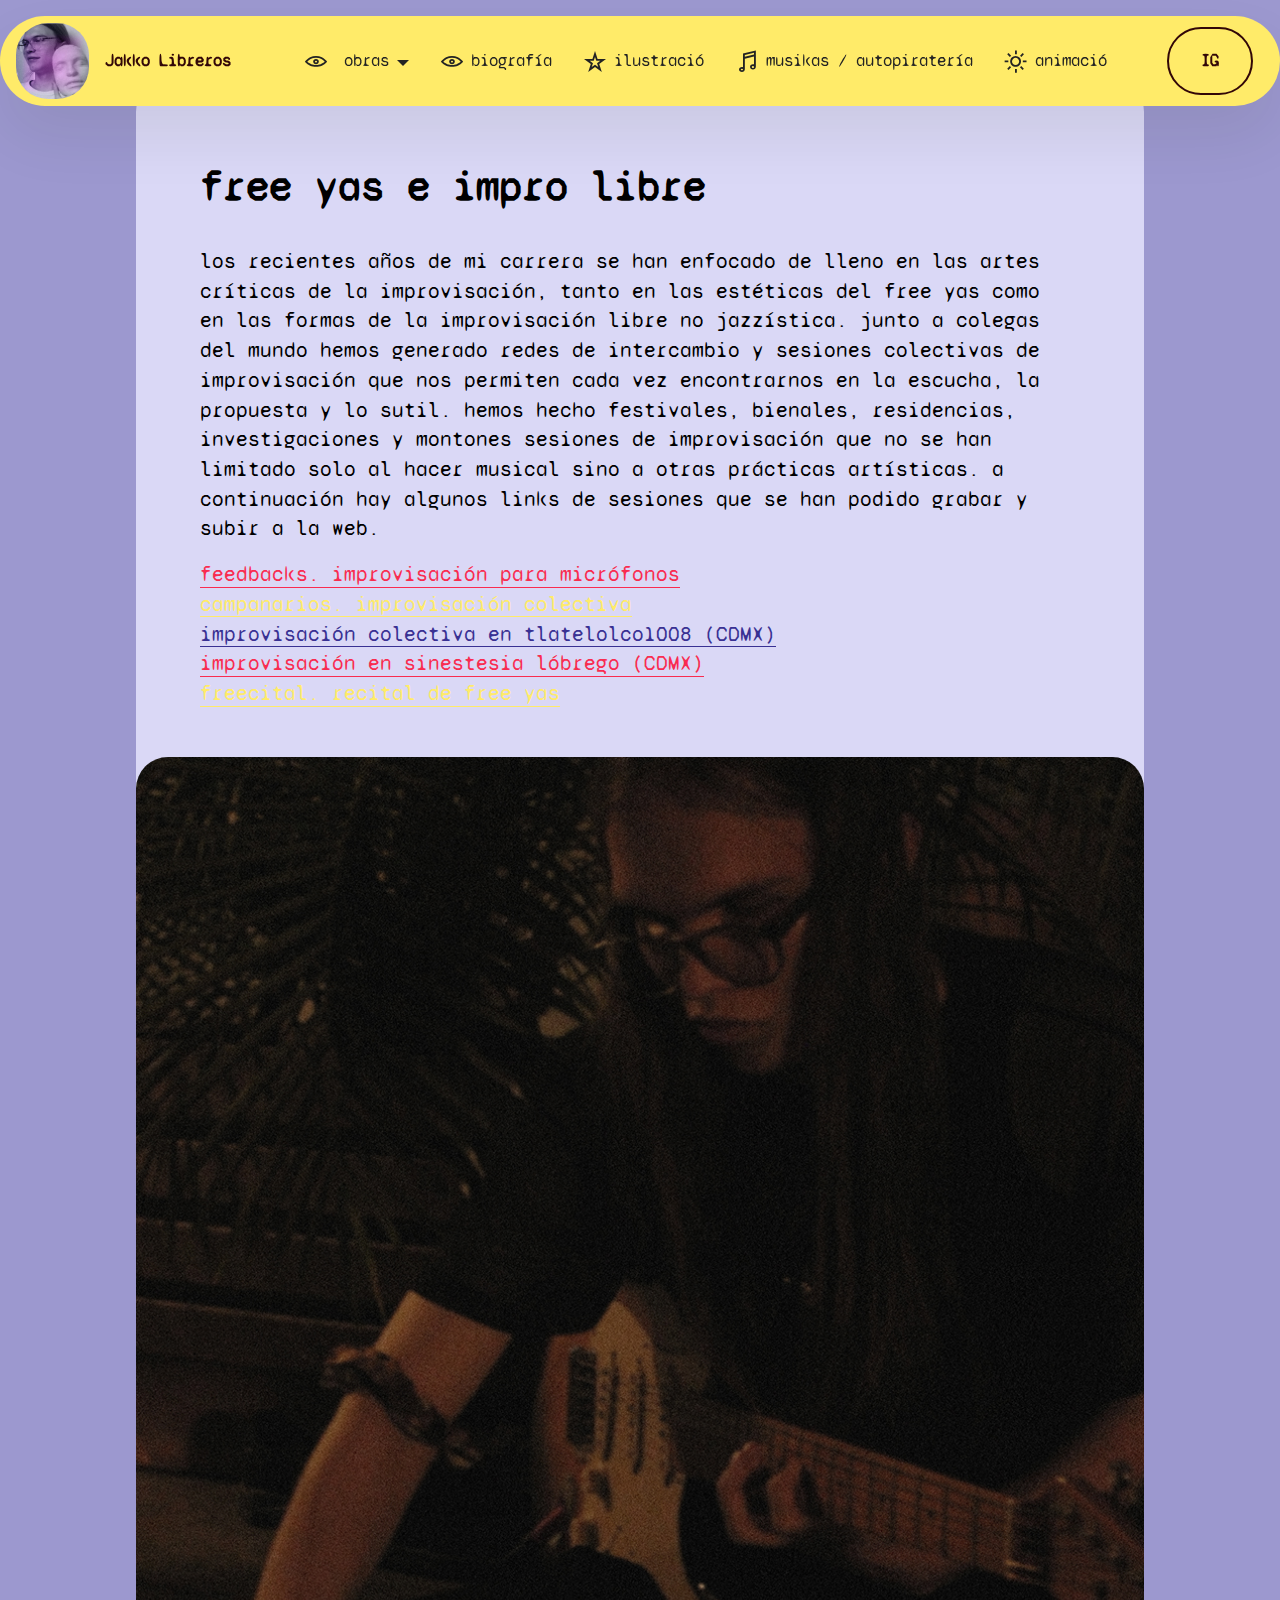
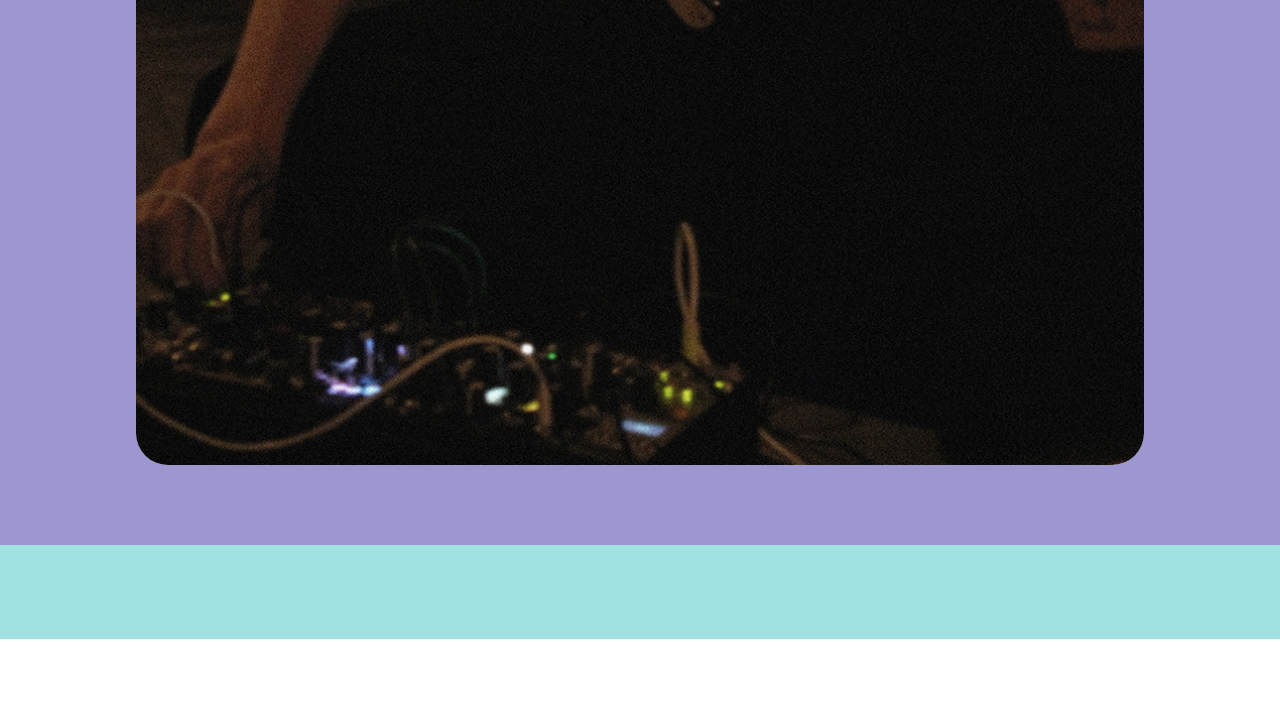
<file: page9.html>
<!DOCTYPE html>
<html  >
<head>
  <!-- Site made with Mobirise Website Builder v6.1.12, https://mobirise.com -->
  <meta charset="UTF-8">
  <meta http-equiv="X-UA-Compatible" content="IE=edge">
  <meta name="generator" content="Mobirise v6.1.12, mobirise.com">
  <meta name="viewport" content="width=device-width, initial-scale=1, minimum-scale=1">
  <link rel="shortcut icon" href="assets/images/screenshot-2026-02-16-at-12.53.18am.png" type="image/x-icon">
  <meta name="description" content="">
  
  
  <title>free yas e impro libre</title>
  <link rel="stylesheet" href="assets/web/assets/mobirise-icons2/mobirise2.css">
  <link rel="stylesheet" href="assets/bootstrap/css/bootstrap.min.css">
  <link rel="stylesheet" href="assets/animatecss/animate.css">
  <link rel="stylesheet" href="assets/dropdown/css/style.css">
  <link rel="stylesheet" href="assets/theme/css/style.css">
  <link rel="preload" href="https://fonts.googleapis.com/css?family=Syne+Mono:400&display=swap" as="style" onload="this.onload=null;this.rel='stylesheet'">
  <noscript><link rel="stylesheet" href="https://fonts.googleapis.com/css?family=Syne+Mono:400&display=swap"></noscript>
  <link rel="preload" href="https://fonts.googleapis.com/css?family=Micro+5:400&display=swap" as="style" onload="this.onload=null;this.rel='stylesheet'">
  <noscript><link rel="stylesheet" href="https://fonts.googleapis.com/css?family=Micro+5:400&display=swap"></noscript>
  <link rel="preload" as="style" href="assets/mobirise/css/mbr-additional.css?v=DNWPPn"><link rel="stylesheet" href="assets/mobirise/css/mbr-additional.css?v=DNWPPn" type="text/css">

  
  
  
</head>
<body>
  
  <section data-bs-version="5.1" class="menu menu5 cid-vbmKBShcnl" once="menu" id="menu05-t">
	

	<nav class="navbar navbar-dropdown navbar-fixed-top navbar-expand-lg">
		<div class="container">
			<div class="navbar-brand">
				<span class="navbar-logo">
					<a href="http://jakkolibre.bandcamp.com" target="_blank">
						<img src="assets/images/screenshot-2026-02-16-at-12.53.18am.png" alt="Bandcamp" style="height: 4.8rem;">
					</a>
				</span>
				<span class="navbar-caption-wrap"><a class="navbar-caption text-info display-4" href="http://jakkolibre.bandcamp.com" target="_blank">Jakko Libreros</a></span>
			</div>
			<button class="navbar-toggler" type="button" data-toggle="collapse" data-bs-toggle="collapse" data-target="#navbarSupportedContent" data-bs-target="#navbarSupportedContent" aria-controls="navbarNavAltMarkup" aria-expanded="false" aria-label="Toggle navigation">
				<div class="hamburger">
					<span></span>
					<span></span>
					<span></span>
					<span></span>
				</div>
			</button>
			<div class="collapse navbar-collapse" id="navbarSupportedContent">
				<ul class="navbar-nav nav-dropdown" data-app-modern-menu="true"><li class="nav-item dropdown">
						<a class="nav-link link text-black text-primary dropdown-toggle display-4" href="page3.html" data-toggle="dropdown-submenu" data-bs-toggle="dropdown" data-bs-auto-close="outside" aria-expanded="false"><span class="mobi-mbri mobi-mbri-preview mbr-iconfont mbr-iconfont-btn"></span>&nbsp;obras</a><div class="dropdown-menu" aria-labelledby="dropdown-669"><a class="text-black text-primary dropdown-item display-4" href="page5.html">maría selva en 3 actos</a><a class="text-black text-primary dropdown-item display-4" href="page6.html">luz característica</a><a class="text-black text-primary dropdown-item display-4" href="page10.html">aleatoria musik</a><a class="text-black text-primary dropdown-item display-4" href="page9.html">free yas e impro libre</a><a class="text-black text-primary dropdown-item display-4" href="page8.html">espectros sonoros</a><a class="text-black text-primary dropdown-item display-4" href="page7.html">cantos del ave-gente</a></div>
					</li><li class="nav-item"><a class="nav-link link text-black text-primary display-4" href="page3.html"><span class="mobi-mbri mobi-mbri-preview mbr-iconfont mbr-iconfont-btn"></span>biografía</a></li>
					<li class="nav-item">
						<a class="nav-link link text-black text-primary display-4" href="page1.html" aria-expanded="false"><span class="mobi-mbri mobi-mbri-star mbr-iconfont mbr-iconfont-btn"></span>ilustració</a>
					</li>
					<li class="nav-item">
						<a class="nav-link link text-black text-primary display-4" href="page2.html"><span class="mobi-mbri mobi-mbri-music mbr-iconfont mbr-iconfont-btn"></span>musikas / autopiratería</a>
					</li><li class="nav-item"><a class="nav-link link text-black text-primary display-4" href="page4.html"><span class="mobi-mbri mobi-mbri-sun mbr-iconfont mbr-iconfont-btn"></span>animació</a></li></ul>
				<div class="navbar-buttons mbr-section-btn"><a class="btn btn-info-outline display-4" href="http://instagram.com/jakko_libre" target="_blank">IG</a></div>
			</div>
		</div>
	</nav>
</section>

<section data-bs-version="5.1" class="article9 cid-vbpVydJAcY" id="article09-13">
  

  
  
  <div class="container">
    <div class="row justify-content-center">
      <div class="card col-md-12 col-lg-10">
        <div class="card-wrapper">
          <div class="card-content-text">
            <h3 class="card-title mbr-fonts-style mbr-white mt-3 mb-4 display-2">
            <strong>free yas e impro libre</strong></h3>
          <div class="row card-box align-left">
            <div class="item features-without-image col-12">
              <div class="item-wrapper">
                
                <p class="mbr-text mbr-fonts-style display-7">
                  los recientes años de mi carrera se han enfocado de lleno en las artes críticas de la improvisación, tanto en las estéticas del free yas como en las formas de la improvisación libre no jazzística. junto a colegas del mundo hemos generado redes de intercambio y sesiones colectivas de improvisación que nos permiten cada vez encontrarnos en la escucha, la propuesta y lo sutil. hemos hecho festivales, bienales, residencias, investigaciones y&nbsp;montones sesiones de improvisación que no se han limitado solo al hacer musical sino a otras prácticas artísticas. a continuación hay algunos links de sesiones que se han podido grabar y subir a la web.<br>
                </p>
              </div>
            </div><div class="item features-without-image col-12">
              <div class="item-wrapper">
                
                <p class="mbr-text mbr-fonts-style display-7"><a href="https://youtu.be/KDsvGDqWs_Q" class="text-danger">feedbacks. improvisación para micrófonos</a><br><a href="https://youtu.be/mVcbdhvU7bw" class="text-primary" target="_blank">campanarios. improvisación colectiva</a><br><a href="https://youtu.be/adNxqLENaIc" class="text-warning" target="_blank">improvisación colectiva en tlatelolco1008 (CDMX)</a><br><a href="https://youtu.be/AbQlZEoIgNc" class="text-danger" target="_blank">improvisación en sinestesia lóbrego (CDMX)</a><br><a href="https://youtu.be/cY4kjA6Uw1s" class="text-primary" target="_blank">freecital. recital de free yas</a></p>
              </div>
            </div>
            
            
          </div>
          </div>
          <div class="image-wrapper d-flex justify-content-center mt-3">
            <img src="assets/images/img-2173.jpeg" alt="Mobirise Website Builder">
          </div>
        </div>
      </div>
    </div>
  </div>
</section>

<section data-bs-version="5.1" class="footer4 cid-vbmVimAKXN" once="footers" id="footer04-u">

    

    

    <div class="container">
        <div class="media-container-row align-center mbr-white">
            <div class="col-12">
                <p class="mbr-text mb-0 mbr-fonts-style display-7">Medellín, Colombia // jlibre2683@gmail.com // @jakko_libre.</p>
            </div>
        </div>
    </div>
</section><section class="display-7" style="padding: 0;align-items: center;justify-content: center;flex-wrap: wrap;    align-content: center;display: flex;position: relative;height: 4rem;"><a href="https://mobiri.se/4519599" style="flex: 1 1;height: 4rem;position: absolute;width: 100%;z-index: 1;"><img alt="" style="height: 4rem;" src="[data-uri]"></a><p style="margin: 0;text-align: center;" class="display-7">&#8204;</p><a style="z-index:1" href="https://mobirise.com/builder/ai-website-maker.html"> </a></section><script src="assets/bootstrap/js/bootstrap.bundle.min.js"></script>  <script src="assets/smoothscroll/smooth-scroll.js"></script>  <script src="assets/ytplayer/index.js"></script>  <script src="assets/dropdown/js/navbar-dropdown.js"></script>  <script src="assets/theme/js/script.js"></script>  
  
  
  <input name="animation" type="hidden">
  </body>
</html>
</file>
<file: assets/web/assets/mobirise-icons2/mobirise2.css>
@font-face {
  font-family: 'Moririse2';
  font-display: swap;
  src:  url('mobirise2.eot?f2bix4');
  src:  url('mobirise2.eot?f2bix4#iefix') format('embedded-opentype'),
    url('mobirise2.woff2?f2bix4') format('woff2'),
    url('mobirise2.woff?f2bix4') format('woff'),
    url('mobirise2.ttf?f2bix4') format('truetype'),
    url('mobirise2.svg?f2bix4#mobirise2') format('svg');
  font-weight: normal;
  font-style: normal;
}

[class^="mobi-"], [class*=" mobi-"] {
  /* use !important to prevent issues with browser extensions that change fonts */
  font-family: 'Moririse2' !important;
  speak: none;
  font-style: normal;
  font-weight: normal;
  font-variant: normal;
  text-transform: none;
  line-height: 1;

  /* Better Font Rendering =========== */
  -webkit-font-smoothing: antialiased;
  -moz-osx-font-smoothing: grayscale;
}

.mobi-mbri-add-submenu:before {
  content: "\e900";
}
.mobi-mbri-alert:before {
  content: "\e901";
}
.mobi-mbri-align-center:before {
  content: "\e902";
}
.mobi-mbri-align-justify:before {
  content: "\e903";
}
.mobi-mbri-align-left:before {
  content: "\e904";
}
.mobi-mbri-align-right:before {
  content: "\e905";
}
.mobi-mbri-android:before {
  content: "\e906";
}
.mobi-mbri-apple:before {
  content: "\e907";
}
.mobi-mbri-arrow-down:before {
  content: "\e908";
}
.mobi-mbri-arrow-next:before {
  content: "\e909";
}
.mobi-mbri-arrow-prev:before {
  content: "\e90a";
}
.mobi-mbri-arrow-up:before {
  content: "\e90b";
}
.mobi-mbri-bold:before {
  content: "\e90c";
}
.mobi-mbri-bookmark:before {
  content: "\e90d";
}
.mobi-mbri-bootstrap:before {
  content: "\e90e";
}
.mobi-mbri-briefcase:before {
  content: "\e90f";
}
.mobi-mbri-browse:before {
  content: "\e910";
}
.mobi-mbri-bulleted-list:before {
  content: "\e911";
}
.mobi-mbri-calendar:before {
  content: "\e912";
}
.mobi-mbri-camera:before {
  content: "\e913";
}
.mobi-mbri-cart-add:before {
  content: "\e914";
}
.mobi-mbri-cart-full:before {
  content: "\e915";
}
.mobi-mbri-cash:before {
  content: "\e916";
}
.mobi-mbri-change-style:before {
  content: "\e917";
}
.mobi-mbri-chat:before {
  content: "\e918";
}
.mobi-mbri-clock:before {
  content: "\e919";
}
.mobi-mbri-close:before {
  content: "\e91a";
}
.mobi-mbri-cloud:before {
  content: "\e91b";
}
.mobi-mbri-code:before {
  content: "\e91c";
}
.mobi-mbri-contact-form:before {
  content: "\e91d";
}
.mobi-mbri-credit-card:before {
  content: "\e91e";
}
.mobi-mbri-cursor-click:before {
  content: "\e91f";
}
.mobi-mbri-cust-feedback:before {
  content: "\e920";
}
.mobi-mbri-database:before {
  content: "\e921";
}
.mobi-mbri-delivery:before {
  content: "\e922";
}
.mobi-mbri-desktop:before {
  content: "\e923";
}
.mobi-mbri-devices:before {
  content: "\e924";
}
.mobi-mbri-down:before {
  content: "\e925";
}
.mobi-mbri-download-2:before {
  content: "\e926";
}
.mobi-mbri-download:before {
  content: "\e927";
}
.mobi-mbri-drag-n-drop-2:before {
  content: "\e928";
}
.mobi-mbri-drag-n-drop:before {
  content: "\e929";
}
.mobi-mbri-edit-2:before {
  content: "\e92a";
}
.mobi-mbri-edit:before {
  content: "\e92b";
}
.mobi-mbri-error:before {
  content: "\e92c";
}
.mobi-mbri-extension:before {
  content: "\e92d";
}
.mobi-mbri-features:before {
  content: "\e92e";
}
.mobi-mbri-file:before {
  content: "\e92f";
}
.mobi-mbri-flag:before {
  content: "\e930";
}
.mobi-mbri-folder:before {
  content: "\e931";
}
.mobi-mbri-gift:before {
  content: "\e932";
}
.mobi-mbri-github:before {
  content: "\e933";
}
.mobi-mbri-globe-2:before {
  content: "\e934";
}
.mobi-mbri-globe:before {
  content: "\e935";
}
.mobi-mbri-growing-chart:before {
  content: "\e936";
}
.mobi-mbri-hearth:before {
  content: "\e937";
}
.mobi-mbri-help:before {
  content: "\e938";
}
.mobi-mbri-home:before {
  content: "\e939";
}
.mobi-mbri-hot-cup:before {
  content: "\e93a";
}
.mobi-mbri-idea:before {
  content: "\e93b";
}
.mobi-mbri-image-gallery:before {
  content: "\e93c";
}
.mobi-mbri-image-slider:before {
  content: "\e93d";
}
.mobi-mbri-info:before {
  content: "\e93e";
}
.mobi-mbri-italic:before {
  content: "\e93f";
}
.mobi-mbri-key:before {
  content: "\e940";
}
.mobi-mbri-laptop:before {
  content: "\e941";
}
.mobi-mbri-layers:before {
  content: "\e942";
}
.mobi-mbri-left-right:before {
  content: "\e943";
}
.mobi-mbri-left:before {
  content: "\e944";
}
.mobi-mbri-letter:before {
  content: "\e945";
}
.mobi-mbri-like:before {
  content: "\e946";
}
.mobi-mbri-link:before {
  content: "\e947";
}
.mobi-mbri-lock:before {
  content: "\e948";
}
.mobi-mbri-login:before {
  content: "\e949";
}
.mobi-mbri-logout:before {
  content: "\e94a";
}
.mobi-mbri-magic-stick:before {
  content: "\e94b";
}
.mobi-mbri-map-pin:before {
  content: "\e94c";
}
.mobi-mbri-menu:before {
  content: "\e94d";
}
.mobi-mbri-mobile-2:before {
  content: "\e94e";
}
.mobi-mbri-mobile-horizontal:before {
  content: "\e94f";
}
.mobi-mbri-mobile:before {
  content: "\e950";
}
.mobi-mbri-mobirise:before {
  content: "\e951";
}
.mobi-mbri-more-horizontal:before {
  content: "\e952";
}
.mobi-mbri-more-vertical:before {
  content: "\e953";
}
.mobi-mbri-music:before {
  content: "\e954";
}
.mobi-mbri-new-file:before {
  content: "\e955";
}
.mobi-mbri-numbered-list:before {
  content: "\e956";
}
.mobi-mbri-opened-folder:before {
  content: "\e957";
}
.mobi-mbri-pages:before {
  content: "\e958";
}
.mobi-mbri-paper-plane:before {
  content: "\e959";
}
.mobi-mbri-paperclip:before {
  content: "\e95a";
}
.mobi-mbri-phone:before {
  content: "\e95b";
}
.mobi-mbri-photo:before {
  content: "\e95c";
}
.mobi-mbri-photos:before {
  content: "\e95d";
}
.mobi-mbri-pin:before {
  content: "\e95e";
}
.mobi-mbri-play:before {
  content: "\e95f";
}
.mobi-mbri-plus:before {
  content: "\e960";
}
.mobi-mbri-preview:before {
  content: "\e961";
}
.mobi-mbri-print:before {
  content: "\e962";
}
.mobi-mbri-protect:before {
  content: "\e963";
}
.mobi-mbri-question:before {
  content: "\e964";
}
.mobi-mbri-quote-left:before {
  content: "\e965";
}
.mobi-mbri-quote-right:before {
  content: "\e966";
}
.mobi-mbri-redo:before {
  content: "\e967";
}
.mobi-mbri-refresh:before {
  content: "\e968";
}
.mobi-mbri-responsive-2:before {
  content: "\e969";
}
.mobi-mbri-responsive:before {
  content: "\e96a";
}
.mobi-mbri-right:before {
  content: "\e96b";
}
.mobi-mbri-rocket:before {
  content: "\e96c";
}
.mobi-mbri-sad-face:before {
  content: "\e96d";
}
.mobi-mbri-sale:before {
  content: "\e96e";
}
.mobi-mbri-save:before {
  content: "\e96f";
}
.mobi-mbri-search:before {
  content: "\e970";
}
.mobi-mbri-setting-2:before {
  content: "\e971";
}
.mobi-mbri-setting-3:before {
  content: "\e972";
}
.mobi-mbri-setting:before {
  content: "\e973";
}
.mobi-mbri-share:before {
  content: "\e974";
}
.mobi-mbri-shopping-bag:before {
  content: "\e975";
}
.mobi-mbri-shopping-basket:before {
  content: "\e976";
}
.mobi-mbri-shopping-cart:before {
  content: "\e977";
}
.mobi-mbri-sites:before {
  content: "\e978";
}
.mobi-mbri-smile-face:before {
  content: "\e979";
}
.mobi-mbri-speed:before {
  content: "\e97a";
}
.mobi-mbri-star:before {
  content: "\e97b";
}
.mobi-mbri-success:before {
  content: "\e97c";
}
.mobi-mbri-sun:before {
  content: "\e97d";
}
.mobi-mbri-sun2:before {
  content: "\e97e";
}
.mobi-mbri-tablet-vertical:before {
  content: "\e97f";
}
.mobi-mbri-tablet:before {
  content: "\e980";
}
.mobi-mbri-target:before {
  content: "\e981";
}
.mobi-mbri-timer:before {
  content: "\e982";
}
.mobi-mbri-to-ftp:before {
  content: "\e983";
}
.mobi-mbri-to-local-drive:before {
  content: "\e984";
}
.mobi-mbri-touch-swipe:before {
  content: "\e985";
}
.mobi-mbri-touch:before {
  content: "\e986";
}
.mobi-mbri-trash:before {
  content: "\e987";
}
.mobi-mbri-underline:before {
  content: "\e988";
}
.mobi-mbri-undo:before {
  content: "\e989";
}
.mobi-mbri-unlink:before {
  content: "\e98a";
}
.mobi-mbri-unlock:before {
  content: "\e98b";
}
.mobi-mbri-up-down:before {
  content: "\e98c";
}
.mobi-mbri-up:before {
  content: "\e98d";
}
.mobi-mbri-update:before {
  content: "\e98e";
}
.mobi-mbri-upload-2:before {
  content: "\e98f";
}
.mobi-mbri-upload:before {
  content: "\e990";
}
.mobi-mbri-user-2:before {
  content: "\e991";
}
.mobi-mbri-user:before {
  content: "\e992";
}
.mobi-mbri-users:before {
  content: "\e993";
}
.mobi-mbri-video-play:before {
  content: "\e994";
}
.mobi-mbri-video:before {
  content: "\e995";
}
.mobi-mbri-watch:before {
  content: "\e996";
}
.mobi-mbri-website-theme-2:before {
  content: "\e997";
}
.mobi-mbri-website-theme:before {
  content: "\e998";
}
.mobi-mbri-wifi:before {
  content: "\e999";
}
.mobi-mbri-windows:before {
  content: "\e99a";
}
.mobi-mbri-zoom-in:before {
  content: "\e99b";
}
.mobi-mbri-zoom-out:before {
  content: "\e99c";
}
</file>
<file: assets/dropdown/css/style.css>
.navbar-dropdown {
  left: 0;
  padding: 0;
  position: absolute;
  right: 0;
  top: 0;
  transition: all 0.45s ease;
  z-index: 1030;
  background: #282828; }
  .navbar-dropdown .navbar-logo {
    margin-right: 0.8rem;
    transition: margin 0.3s ease-in-out;
    vertical-align: middle; }
    .navbar-dropdown .navbar-logo img {
      height: 3.125rem;
      transition: all 0.3s ease-in-out; }
    .navbar-dropdown .navbar-logo.mbr-iconfont {
      font-size: 3.125rem;
      line-height: 3.125rem; }
  .navbar-dropdown .navbar-caption {
    font-weight: 700;
    white-space: normal;
    vertical-align: -4px;
    line-height: 3.125rem !important; }
    .navbar-dropdown .navbar-caption, .navbar-dropdown .navbar-caption:hover {
      color: inherit;
      text-decoration: none; }
  .navbar-dropdown .mbr-iconfont + .navbar-caption {
    vertical-align: -1px; }
  .navbar-dropdown.navbar-fixed-top {
    position: fixed; }
  .navbar-dropdown .navbar-brand span {
    vertical-align: -4px; }
  .navbar-dropdown.bg-color.transparent {
    background: none; }
  .navbar-dropdown.navbar-short .navbar-brand {
    padding: 0.625rem 0; }
    .navbar-dropdown.navbar-short .navbar-brand span {
      vertical-align: -1px; }
  .navbar-dropdown.navbar-short .navbar-caption {
    line-height: 2.375rem !important;
    vertical-align: -2px; }
  .navbar-dropdown.navbar-short .navbar-logo {
    margin-right: 0.5rem; }
    .navbar-dropdown.navbar-short .navbar-logo img {
      height: 2.375rem; }
    .navbar-dropdown.navbar-short .navbar-logo.mbr-iconfont {
      font-size: 2.375rem;
      line-height: 2.375rem; }
  .navbar-dropdown.navbar-short .mbr-table-cell {
    height: 3.625rem; }
  .navbar-dropdown .navbar-close {
    left: 0.6875rem;
    position: fixed;
    top: 0.75rem;
    z-index: 1000; }
  .navbar-dropdown .hamburger-icon {
    content: "";
    display: inline-block;
    vertical-align: middle;
    width: 16px;
    -webkit-box-shadow: 0 -6px 0 1px #282828,0 0 0 1px #282828,0 6px 0 1px #282828;
    -moz-box-shadow: 0 -6px 0 1px #282828,0 0 0 1px #282828,0 6px 0 1px #282828;
    box-shadow: 0 -6px 0 1px #282828,0 0 0 1px #282828,0 6px 0 1px #282828; }

.dropdown-menu .dropdown-toggle[data-toggle="dropdown-submenu"]::after {
  border-bottom: 0.35em solid transparent;
  border-left: 0.35em solid;
  border-right: 0;
  border-top: 0.35em solid transparent;
  margin-left: 0.3rem; }

.dropdown-menu .dropdown-item:focus {
  outline: 0; }

.nav-dropdown {
  font-size: 0.75rem;
  font-weight: 500;
  height: auto !important; }
  .nav-dropdown .nav-btn {
    padding-left: 1rem; }
  .nav-dropdown .link {
    margin: .667em 1.667em;
    font-weight: 500;
    padding: 0;
    transition: color .2s ease-in-out; }
    .nav-dropdown .link.dropdown-toggle {
      margin-right: 2.583em; }
      .nav-dropdown .link.dropdown-toggle::after {
        margin-left: .25rem;
        border-top: 0.35em solid;
        border-right: 0.35em solid transparent;
        border-left: 0.35em solid transparent;
        border-bottom: 0; }
      .nav-dropdown .link.dropdown-toggle[aria-expanded="true"] {
        margin: 0;
        padding: 0.667em 3.263em  0.667em 1.667em; }
  .nav-dropdown .link::after,
  .nav-dropdown .dropdown-item::after {
    color: inherit; }
  .nav-dropdown .btn {
    font-size: 0.75rem;
    font-weight: 700;
    letter-spacing: 0;
    margin-bottom: 0;
    padding-left: 1.25rem;
    padding-right: 1.25rem; }
  .nav-dropdown .dropdown-menu {
    border-radius: 0;
    border: 0;
    left: 0;
    margin: 0;
    padding-bottom: 1.25rem;
    padding-top: 1.25rem;
    position: relative; }
  .nav-dropdown .dropdown-submenu {
    margin-left: 0.125rem;
    top: 0; }
  .nav-dropdown .dropdown-item {
    font-weight: 500;
    line-height: 2;
    padding: 0.3846em 4.615em 0.3846em 1.5385em;
    position: relative;
    transition: color .2s ease-in-out, background-color .2s ease-in-out; }
    .nav-dropdown .dropdown-item::after {
      margin-top: -0.3077em;
      position: absolute;
      right: 1.1538em;
      top: 50%; }
    .nav-dropdown .dropdown-item:focus, .nav-dropdown .dropdown-item:hover {
      background: none; }

@media (max-width: 767px) {
  .nav-dropdown.navbar-toggleable-sm {
    bottom: 0;
    display: none;
    left: 0;
    overflow-x: hidden;
    position: fixed;
    top: 0;
    transform: translateX(-100%);
    -ms-transform: translateX(-100%);
    -webkit-transform: translateX(-100%);
    width: 18.75rem;
    z-index: 999; } }
.nav-dropdown.navbar-toggleable-xl {
  bottom: 0;
  display: none;
  left: 0;
  overflow-x: hidden;
  position: fixed;
  top: 0;
  transform: translateX(-100%);
  -ms-transform: translateX(-100%);
  -webkit-transform: translateX(-100%);
  width: 18.75rem;
  z-index: 999; }

.nav-dropdown-sm {
  display: block !important;
  overflow-x: hidden;
  overflow: auto;
  padding-top: 3.875rem; }
  .nav-dropdown-sm::after {
    content: "";
    display: block;
    height: 3rem;
    width: 100%; }
  .nav-dropdown-sm.collapse.in ~ .navbar-close {
    display: block !important; }
  .nav-dropdown-sm.collapsing, .nav-dropdown-sm.collapse.in {
    transform: translateX(0);
    -ms-transform: translateX(0);
    -webkit-transform: translateX(0);
    transition: all 0.25s ease-out;
    -webkit-transition: all 0.25s ease-out;
    background: #282828; }
  .nav-dropdown-sm.collapsing[aria-expanded="false"] {
    transform: translateX(-100%);
    -ms-transform: translateX(-100%);
    -webkit-transform: translateX(-100%); }
  .nav-dropdown-sm .nav-item {
    display: block;
    margin-left: 0 !important;
    padding-left: 0; }
  .nav-dropdown-sm .link,
  .nav-dropdown-sm .dropdown-item {
    border-top: 1px dotted rgba(255, 255, 255, 0.1);
    font-size: 0.8125rem;
    line-height: 1.6;
    margin: 0 !important;
    padding: 0.875rem 2.4rem 0.875rem 1.5625rem !important;
    position: relative;
    white-space: normal; }
    .nav-dropdown-sm .link:focus, .nav-dropdown-sm .link:hover,
    .nav-dropdown-sm .dropdown-item:focus,
    .nav-dropdown-sm .dropdown-item:hover {
      background: rgba(0, 0, 0, 0.2) !important;
      color: #c0a375; }
  .nav-dropdown-sm .nav-btn {
    position: relative;
    padding: 1.5625rem 1.5625rem 0 1.5625rem; }
    .nav-dropdown-sm .nav-btn::before {
      border-top: 1px dotted rgba(255, 255, 255, 0.1);
      content: "";
      left: 0;
      position: absolute;
      top: 0;
      width: 100%; }
    .nav-dropdown-sm .nav-btn + .nav-btn {
      padding-top: 0.625rem; }
      .nav-dropdown-sm .nav-btn + .nav-btn::before {
        display: none; }
  .nav-dropdown-sm .btn {
    padding: 0.625rem 0; }
  .nav-dropdown-sm .dropdown-toggle[data-toggle="dropdown-submenu"]::after {
    margin-left: .25rem;
    border-top: 0.35em solid;
    border-right: 0.35em solid transparent;
    border-left: 0.35em solid transparent;
    border-bottom: 0; }
  .nav-dropdown-sm .dropdown-toggle[data-toggle="dropdown-submenu"][aria-expanded="true"]::after {
    border-top: 0;
    border-right: 0.35em solid transparent;
    border-left: 0.35em solid transparent;
    border-bottom: 0.35em solid; }
  .nav-dropdown-sm .dropdown-menu {
    margin: 0;
    padding: 0;
    position: relative;
    top: 0;
    left: 0;
    width: 100%;
    border: 0;
    float: none;
    border-radius: 0;
    background: none; }
  .nav-dropdown-sm .dropdown-submenu {
    left: 100%;
    margin-left: 0.125rem;
    margin-top: -1.25rem;
    top: 0; }

.navbar-toggleable-sm .nav-dropdown .dropdown-menu {
  position: absolute; }

.navbar-toggleable-sm .nav-dropdown .dropdown-submenu {
  left: 100%;
  margin-left: 0.125rem;
  margin-top: -1.25rem;
  top: 0; }

.navbar-toggleable-sm.opened .nav-dropdown .dropdown-menu {
  position: relative; }

.navbar-toggleable-sm.opened .nav-dropdown .dropdown-submenu {
  left: 0;
  margin-left: 00rem;
  margin-top: 0rem;
  top: 0; }

.is-builder .nav-dropdown.collapsing {
  transition: none !important; }
</file>
<file: assets/theme/css/style.css>
@charset "UTF-8";
section {
  background-color: #ffffff;
}

body {
  font-style: normal;
  line-height: 1.5;
  font-weight: 400;
  color: #232323;
  position: relative;
}

button {
  background-color: transparent;
  border-color: transparent;
}

.embla__button,
.carousel-control {
  background-color: #edefea !important;
  opacity: 0.8 !important;
  color: #464845 !important;
  border-color: #edefea !important;
}

.carousel .close,
.modalWindow .close {
  background-color: #edefea !important;
  color: #464845 !important;
  border-color: #edefea !important;
  opacity: 0.8 !important;
}

.carousel .close:hover,
.modalWindow .close:hover {
  opacity: 1 !important;
}

.carousel-indicators li {
  background-color: #edefea !important;
  border: 2px solid #464845 !important;
}

.carousel-indicators li:hover,
.carousel-indicators li:active {
  opacity: 0.8 !important;
}

.embla__button:hover,
.carousel-control:hover {
  background-color: #edefea !important;
  opacity: 1 !important;
}

.modalWindow-video-container {
  height: 80%;
}

section,
.container,
.container-fluid {
  position: relative;
  word-wrap: break-word;
}

a.mbr-iconfont:hover {
  text-decoration: none;
}

.article .lead p,
.article .lead ul,
.article .lead ol,
.article .lead pre,
.article .lead blockquote {
  margin-bottom: 0;
}

a {
  font-style: normal;
  font-weight: 400;
  cursor: pointer;
}
a, a:hover {
  text-decoration: none;
}

.mbr-section-title {
  font-style: normal;
  line-height: 1.3;
}

.mbr-section-subtitle {
  line-height: 1.3;
}

.mbr-text {
  font-style: normal;
  line-height: 1.7;
}

h1,
h2,
h3,
h4,
h5,
h6,
.display-1,
.display-2,
.display-4,
.display-5,
.display-7,
span,
p,
a {
  line-height: 1;
  word-break: break-word;
  word-wrap: break-word;
  font-weight: 400;
}

b,
strong {
  font-weight: bold;
}

input:-webkit-autofill, input:-webkit-autofill:hover, input:-webkit-autofill:focus, input:-webkit-autofill:active {
  transition-delay: 9999s;
  -webkit-transition-property: background-color, color;
  transition-property: background-color, color;
}

textarea[type=hidden] {
  display: none;
}

section {
  background-position: 50% 50%;
  background-repeat: no-repeat;
  background-size: cover;
}
section .mbr-background-video,
section .mbr-background-video-preview {
  position: absolute;
  bottom: 0;
  left: 0;
  right: 0;
  top: 0;
}

.hidden {
  visibility: hidden;
}

.mbr-z-index20 {
  z-index: 20;
}

/*! Base colors */
.mbr-white {
  color: #ffffff;
}

.mbr-black {
  color: #111111;
}

.mbr-bg-white {
  background-color: #ffffff;
}

.mbr-bg-black {
  background-color: #000000;
}

/*! Text-aligns */
.align-left {
  text-align: left;
}

.align-center {
  text-align: center;
}

.align-right {
  text-align: right;
}

/*! Font-weight  */
.mbr-light {
  font-weight: 300;
}

.mbr-regular {
  font-weight: 400;
}

.mbr-semibold {
  font-weight: 500;
}

.mbr-bold {
  font-weight: 700;
}

/*! Media  */
.media-content {
  flex-basis: 100%;
}

.media-container-row {
  display: flex;
  flex-direction: row;
  flex-wrap: wrap;
  justify-content: center;
  align-content: center;
  align-items: start;
}
.media-container-row .media-size-item {
  width: 400px;
}

.media-container-column {
  display: flex;
  flex-direction: column;
  flex-wrap: wrap;
  justify-content: center;
  align-content: center;
  align-items: stretch;
}
.media-container-column > * {
  width: 100%;
}

@media (min-width: 992px) {
  .media-container-row {
    flex-wrap: nowrap;
  }
}
figure {
  margin-bottom: 0;
  overflow: hidden;
}

figure[mbr-media-size] {
  transition: width 0.1s;
}

img,
iframe {
  display: block;
  width: 100%;
}

.card {
  background-color: transparent;
  border: none;
}

.card-box {
  width: 100%;
}

.card-img {
  text-align: center;
  flex-shrink: 0;
  -webkit-flex-shrink: 0;
}

.media {
  max-width: 100%;
  margin: 0 auto;
}

.mbr-figure {
  align-self: center;
}

.media-container > div {
  max-width: 100%;
}

.mbr-figure img,
.card-img img {
  width: 100%;
}

@media (max-width: 991px) {
  .media-size-item {
    width: auto !important;
  }
  .media {
    width: auto;
  }
  .mbr-figure {
    width: 100% !important;
  }
}
/*! Buttons */
.mbr-section-btn {
  margin-left: -0.6rem;
  margin-right: -0.6rem;
  font-size: 0;
}

.btn {
  font-weight: 600;
  border-width: 1px;
  font-style: normal;
  margin: 0.6rem 0.6rem;
  white-space: normal;
  transition: all 0.2s ease-in-out;
  display: inline-flex;
  align-items: center;
  justify-content: center;
  word-break: break-word;
}

.btn-sm {
  font-weight: 600;
  letter-spacing: 0px;
  transition: all 0.3s ease-in-out;
}

.btn-md {
  font-weight: 600;
  letter-spacing: 0px;
  transition: all 0.3s ease-in-out;
}

.btn-lg {
  font-weight: 600;
  letter-spacing: 0px;
  transition: all 0.3s ease-in-out;
}

.btn-form {
  margin: 0;
}
.btn-form:hover {
  cursor: pointer;
}

nav .mbr-section-btn {
  margin-left: 0rem;
  margin-right: 0rem;
}

/*! Btn icon margin */
.btn .mbr-iconfont,
.btn.btn-sm .mbr-iconfont {
  order: 1;
  cursor: pointer;
  margin-left: 0.5rem;
  vertical-align: sub;
}

.btn.btn-md .mbr-iconfont,
.btn.btn-md .mbr-iconfont {
  margin-left: 0.8rem;
}

.mbr-regular {
  font-weight: 400;
}

.mbr-semibold {
  font-weight: 500;
}

.mbr-bold {
  font-weight: 700;
}

[type=submit] {
  -webkit-appearance: none;
}

/*! Full-screen */
.mbr-fullscreen .mbr-overlay {
  min-height: 100vh;
}

.mbr-fullscreen {
  display: flex;
  display: -moz-flex;
  display: -ms-flex;
  display: -o-flex;
  align-items: center;
  min-height: 100vh;
  padding-top: 3rem;
  padding-bottom: 3rem;
}

/*! Map */
.map {
  height: 25rem;
  position: relative;
}
.map iframe {
  width: 100%;
  height: 100%;
}

/*! Scroll to top arrow */
.mbr-arrow-up {
  bottom: 25px;
  right: 90px;
  position: fixed;
  text-align: right;
  z-index: 5000;
  color: #ffffff;
  font-size: 22px;
}

.mbr-arrow-up a {
  background: rgba(0, 0, 0, 0.2);
  border-radius: 50%;
  color: #fff;
  display: inline-block;
  height: 60px;
  width: 60px;
  border: 2px solid #fff;
  outline-style: none !important;
  position: relative;
  text-decoration: none;
  transition: all 0.3s ease-in-out;
  cursor: pointer;
  text-align: center;
}
.mbr-arrow-up a:hover {
  background-color: rgba(0, 0, 0, 0.4);
}
.mbr-arrow-up a i {
  line-height: 60px;
}

.mbr-arrow-up-icon {
  display: block;
  color: #fff;
}

.mbr-arrow-up-icon::before {
  content: "›";
  display: inline-block;
  font-family: serif;
  font-size: 22px;
  line-height: 1;
  font-style: normal;
  position: relative;
  top: 6px;
  left: -4px;
  transform: rotate(-90deg);
}

/*! Arrow Down */
.mbr-arrow {
  position: absolute;
  bottom: 45px;
  left: 50%;
  width: 60px;
  height: 60px;
  cursor: pointer;
  background-color: rgba(80, 80, 80, 0.5);
  border-radius: 50%;
  transform: translateX(-50%);
}
@media (max-width: 767px) {
  .mbr-arrow {
    display: none;
  }
}
.mbr-arrow > a {
  display: inline-block;
  text-decoration: none;
  outline-style: none;
  animation: arrowdown 1.7s ease-in-out infinite;
  color: #ffffff;
}
.mbr-arrow > a > i {
  position: absolute;
  top: -2px;
  left: 15px;
  font-size: 2rem;
}

#scrollToTop a i::before {
  content: "";
  position: absolute;
  display: block;
  border-bottom: 2.5px solid #fff;
  border-left: 2.5px solid #fff;
  width: 27.8%;
  height: 27.8%;
  left: 50%;
  top: 51%;
  transform: translateY(-30%) translateX(-50%) rotate(135deg);
}

@keyframes arrowdown {
  0% {
    transform: translateY(0px);
  }
  50% {
    transform: translateY(-5px);
  }
  100% {
    transform: translateY(0px);
  }
}
@media (max-width: 500px) {
  .mbr-arrow-up {
    left: 0;
    right: 0;
    text-align: center;
  }
}
/*Gradients animation*/
@keyframes gradient-animation {
  from {
    background-position: 0% 100%;
    animation-timing-function: ease-in-out;
  }
  to {
    background-position: 100% 0%;
    animation-timing-function: ease-in-out;
  }
}
.bg-gradient {
  background-size: 200% 200%;
  animation: gradient-animation 5s infinite alternate;
  -webkit-animation: gradient-animation 5s infinite alternate;
}

.menu .navbar-brand {
  display: -webkit-flex;
}
.menu .navbar-brand span {
  display: flex;
  display: -webkit-flex;
}
.menu .navbar-brand .navbar-caption-wrap {
  display: -webkit-flex;
}
.menu .navbar-brand .navbar-logo img {
  display: -webkit-flex;
  width: auto;
}
@media (min-width: 768px) and (max-width: 991px) {
  .menu .navbar-toggleable-sm .navbar-nav {
    display: -ms-flexbox;
  }
}
@media (max-width: 991px) {
  .menu .navbar-collapse {
    max-height: 93.5vh;
  }
  .menu .navbar-collapse.show {
    overflow: auto;
  }
}
@media (min-width: 992px) {
  .menu .navbar-nav.nav-dropdown {
    display: -webkit-flex;
  }
  .menu .navbar-toggleable-sm .navbar-collapse {
    display: -webkit-flex !important;
  }
  .menu .collapsed .navbar-collapse {
    max-height: 93.5vh;
  }
  .menu .collapsed .navbar-collapse.show {
    overflow: auto;
  }
}
@media (max-width: 767px) {
  .menu .navbar-collapse {
    max-height: 80vh;
  }
}

.nav-link .mbr-iconfont {
  margin-right: 0.5rem;
}

.navbar {
  display: -webkit-flex;
  -webkit-flex-wrap: wrap;
  -webkit-align-items: center;
  -webkit-justify-content: space-between;
}

.navbar-collapse {
  -webkit-flex-basis: 100%;
  -webkit-flex-grow: 1;
  -webkit-align-items: center;
}

.nav-dropdown .link {
  padding: 0.667em 1.667em !important;
  margin: 0 !important;
}

.nav {
  display: -webkit-flex;
  -webkit-flex-wrap: wrap;
}

.row {
  display: -webkit-flex;
  -webkit-flex-wrap: wrap;
}

.justify-content-center {
  -webkit-justify-content: center;
}

.form-inline {
  display: -webkit-flex;
}

.card-wrapper {
  -webkit-flex: 1;
}

.carousel-control {
  z-index: 10;
  display: -webkit-flex;
}

.carousel-controls {
  display: -webkit-flex;
}

.media {
  display: -webkit-flex;
}

.form-group:focus {
  outline: none;
}

.jq-selectbox__select {
  padding: 7px 0;
  position: relative;
}

.jq-selectbox__dropdown {
  overflow: hidden;
  border-radius: 10px;
  position: absolute;
  top: 100%;
  left: 0 !important;
  width: 100% !important;
}

.jq-selectbox__trigger-arrow {
  right: 0;
  transform: translateY(-50%);
}

.jq-selectbox li {
  padding: 1.07em 0.5em;
}

input[type=range] {
  padding-left: 0 !important;
  padding-right: 0 !important;
}

.modal-dialog,
.modal-content {
  height: 100%;
}

.modal-dialog .carousel-inner {
  height: calc(100vh - 1.75rem);
}
@media (max-width: 575px) {
  .modal-dialog .carousel-inner {
    height: calc(100vh - 1rem);
  }
}

.carousel-item {
  text-align: center;
}

.carousel-item img {
  margin: auto;
}

.navbar-toggler {
  align-self: flex-start;
  padding: 0.25rem 0.75rem;
  font-size: 1.25rem;
  line-height: 1;
  background: transparent;
  border: 1px solid transparent;
  border-radius: 0.25rem;
}

.navbar-toggler:focus,
.navbar-toggler:hover {
  text-decoration: none;
  box-shadow: none;
}

.navbar-toggler-icon {
  display: inline-block;
  width: 1.5em;
  height: 1.5em;
  vertical-align: middle;
  content: "";
  background: no-repeat center center;
  background-size: 100% 100%;
}

.navbar-toggler-left {
  position: absolute;
  left: 1rem;
}

.navbar-toggler-right {
  position: absolute;
  right: 1rem;
}

.card-img {
  width: auto;
}

.menu .navbar.collapsed:not(.beta-menu) {
  flex-direction: column;
}

.carousel-item.active,
.carousel-item-next,
.carousel-item-prev {
  display: flex;
}

.note-air-layout .dropup .dropdown-menu,
.note-air-layout .navbar-fixed-bottom .dropdown .dropdown-menu {
  bottom: initial !important;
}

html,
body {
  height: auto;
  min-height: 100vh;
}

.dropup .dropdown-toggle::after {
  display: none;
}

.form-asterisk {
  font-family: initial;
  position: absolute;
  top: -2px;
  font-weight: normal;
}

.form-control-label {
  position: relative;
  cursor: pointer;
  margin-bottom: 0.357em;
  padding: 0;
}

.alert {
  color: #ffffff;
  border-radius: 0;
  border: 0;
  font-size: 1.1rem;
  line-height: 1.5;
  margin-bottom: 1.875rem;
  padding: 1.25rem;
  position: relative;
  text-align: center;
}
.alert.alert-form::after {
  background-color: inherit;
  bottom: -7px;
  content: "";
  display: block;
  height: 14px;
  left: 50%;
  margin-left: -7px;
  position: absolute;
  transform: rotate(45deg);
  width: 14px;
}

.form-control {
  background-color: #ffffff;
  background-clip: border-box;
  color: #232323;
  line-height: 1rem !important;
  height: auto;
  padding: 1.2rem 2rem;
  transition: border-color 0.25s ease 0s;
  border: 1px solid transparent !important;
  border-radius: 4px;
  box-shadow: rgba(0, 0, 0, 0.07) 0px 1px 1px 0px, rgba(0, 0, 0, 0.07) 0px 1px 3px 0px, rgba(0, 0, 0, 0.03) 0px 0px 0px 1px;
}
.form-active .form-control:invalid {
  border-color: red;
}

.row > * {
  padding-right: 1rem;
  padding-left: 1rem;
}

form .row {
  margin-left: -0.6rem;
  margin-right: -0.6rem;
}
form .row [class*=col] {
  padding-left: 0.6rem;
  padding-right: 0.6rem;
}

form .mbr-section-btn {
  padding-left: 0.6rem;
  padding-right: 0.6rem;
}

form .form-check-input {
  margin-top: 0.5;
}

textarea.form-control {
  line-height: 1.5rem !important;
}

.form-group {
  margin-bottom: 1.2rem;
}

.form-control,
form .btn {
  min-height: 48px;
}

.gdpr-block label span.textGDPR input[name=gdpr] {
  top: 7px;
}

.form-control:focus {
  box-shadow: none;
}

:focus {
  outline: none;
}

.mbr-overlay {
  background-color: #000;
  bottom: 0;
  left: 0;
  opacity: 0.5;
  position: absolute;
  right: 0;
  top: 0;
  z-index: 0;
  pointer-events: none;
}

blockquote {
  font-style: italic;
  padding: 3rem;
  font-size: 1.09rem;
  position: relative;
  border-left: 3px solid;
}

ul,
ol,
pre,
blockquote {
  margin-bottom: 2.3125rem;
}

.mt-4 {
  margin-top: 2rem !important;
}

.mb-4 {
  margin-bottom: 2rem !important;
}

.container,
.container-fluid {
  padding-left: 16px;
  padding-right: 16px;
}

.row {
  margin-left: -16px;
  margin-right: -16px;
}
.row > [class*=col] {
  padding-left: 16px;
  padding-right: 16px;
}

@media (min-width: 992px) {
  .container-fluid {
    padding-left: 32px;
    padding-right: 32px;
  }
}
@media (max-width: 991px) {
  .mbr-container {
    padding-left: 16px;
    padding-right: 16px;
  }
}
.app-video-wrapper > img {
  opacity: 1;
}

.app-video-wrapper {
  background: transparent;
}

.item {
  position: relative;
}

.dropdown-menu .dropdown-menu {
  left: 100%;
}

.dropdown-item + .dropdown-menu {
  display: none;
}

.dropdown-item:hover + .dropdown-menu,
.dropdown-menu:hover {
  display: block;
}

@media (min-aspect-ratio: 16/9) {
  .mbr-video-foreground {
    height: 300% !important;
    top: -100% !important;
  }
}
@media (max-aspect-ratio: 16/9) {
  .mbr-video-foreground {
    width: 300% !important;
    left: -100% !important;
  }
}.engine {
	position: absolute;
	text-indent: -2400px;
	text-align: center;
	padding: 0;
	top: 0;
	left: -2400px;
}
</file>
<file: assets/mobirise/css/mbr-additional.css>
.btn {
  border-width: 2px;
}
img,
.card-wrap,
.card-wrapper,
.video-wrapper,
.mbr-figure iframe,
.google-map iframe,
.slide-content,
.plan,
.card,
.item-wrapper,
.item-wrapper .mbr-overlay {
  border-radius: 2rem !important;
}
.video-wrapper {
  overflow: hidden;
}
body {
  font-family: Inter Tight;
}
.display-1 {
  font-family: 'Syne Mono', monospace;
  font-size: 5rem;
  line-height: 1;
}
.display-1 > .mbr-iconfont {
  font-size: 6.25rem;
}
.display-2 {
  font-family: 'Syne Mono', monospace;
  font-size: 3rem;
  line-height: 1;
}
.display-2 > .mbr-iconfont {
  font-size: 3.75rem;
}
.display-4 {
  font-family: 'Syne Mono', monospace;
  font-size: 1.1rem;
  line-height: 1.5;
}
.display-4 > .mbr-iconfont {
  font-size: 1.375rem;
}
.display-5 {
  font-family: 'Syne Mono', monospace;
  font-size: 2rem;
  line-height: 1.5;
}
.display-5 > .mbr-iconfont {
  font-size: 2.5rem;
}
.display-7 {
  font-family: 'Syne Mono', monospace;
  font-size: 1.4rem;
  line-height: 1.3;
}
.display-7 > .mbr-iconfont {
  font-size: 1.75rem;
}
/* ---- Fluid typography for mobile devices ---- */
/* 1.4 - font scale ratio ( bootstrap == 1.42857 ) */
/* 100vw - current viewport width */
/* (48 - 20)  48 == 48rem == 768px, 20 == 20rem == 320px(minimal supported viewport) */
/* 0.65 - min scale variable, may vary */
@media (max-width: 992px) {
  .display-1 {
    font-size: 4rem;
  }
}
@media (max-width: 768px) {
  .display-1 {
    font-size: 3.5rem;
    font-size: calc( 2.4rem + (5 - 2.4) * ((100vw - 20rem) / (48 - 20)));
    line-height: calc( 1.1 * (2.4rem + (5 - 2.4) * ((100vw - 20rem) / (48 - 20))));
  }
  .display-2 {
    font-size: 2.4rem;
    font-size: calc( 1.7rem + (3 - 1.7) * ((100vw - 20rem) / (48 - 20)));
    line-height: calc( 1.3 * (1.7rem + (3 - 1.7) * ((100vw - 20rem) / (48 - 20))));
  }
  .display-4 {
    font-size: 0.88rem;
    font-size: calc( 1.0350000000000001rem + (1.1 - 1.0350000000000001) * ((100vw - 20rem) / (48 - 20)));
    line-height: calc( 1.4 * (1.0350000000000001rem + (1.1 - 1.0350000000000001) * ((100vw - 20rem) / (48 - 20))));
  }
  .display-5 {
    font-size: 1.6rem;
    font-size: calc( 1.35rem + (2 - 1.35) * ((100vw - 20rem) / (48 - 20)));
    line-height: calc( 1.4 * (1.35rem + (2 - 1.35) * ((100vw - 20rem) / (48 - 20))));
  }
  .display-7 {
    font-size: 1.12rem;
    font-size: calc( 1.14rem + (1.4 - 1.14) * ((100vw - 20rem) / (48 - 20)));
    line-height: calc( 1.4 * (1.14rem + (1.4 - 1.14) * ((100vw - 20rem) / (48 - 20))));
  }
}
@media (min-width: 992px) and (max-width: 1400px) {
  .display-1 {
    font-size: 3.5rem;
    font-size: calc( 2.4rem + (5 - 2.4) * ((100vw - 62rem) / (87 - 62)));
    line-height: calc( 1.1 * (2.4rem + (5 - 2.4) * ((100vw - 62rem) / (87 - 62))));
  }
  .display-2 {
    font-size: 2.4rem;
    font-size: calc( 1.7rem + (3 - 1.7) * ((100vw - 62rem) / (87 - 62)));
    line-height: calc( 1.3 * (1.7rem + (3 - 1.7) * ((100vw - 62rem) / (87 - 62))));
  }
  .display-4 {
    font-size: 0.88rem;
    font-size: calc( 1.0350000000000001rem + (1.1 - 1.0350000000000001) * ((100vw - 62rem) / (87 - 62)));
    line-height: calc( 1.4 * (1.0350000000000001rem + (1.1 - 1.0350000000000001) * ((100vw - 62rem) / (87 - 62))));
  }
  .display-5 {
    font-size: 1.6rem;
    font-size: calc( 1.35rem + (2 - 1.35) * ((100vw - 62rem) / (87 - 62)));
    line-height: calc( 1.4 * (1.35rem + (2 - 1.35) * ((100vw - 62rem) / (87 - 62))));
  }
  .display-7 {
    font-size: 1.12rem;
    font-size: calc( 1.14rem + (1.4 - 1.14) * ((100vw - 62rem) / (87 - 62)));
    line-height: calc( 1.4 * (1.14rem + (1.4 - 1.14) * ((100vw - 62rem) / (87 - 62))));
  }
}
/* Buttons */
.btn {
  padding: 1.25rem 2rem;
  border-radius: 4px;
}
@media (max-width: 767px) {
  .btn {
    padding: 0.75rem 1.5rem;
  }
}
.btn-sm {
  padding: 0.6rem 1.2rem;
  border-radius: 4px;
}
.btn-md {
  padding: 0.6rem 1.2rem;
  border-radius: 4px;
}
.btn-lg {
  padding: 1.25rem 2rem;
  border-radius: 4px;
}
.bg-primary {
  background-color: #ffeb69 !important;
}
.bg-success {
  background-color: #3a341c !important;
}
.bg-info {
  background-color: #320707 !important;
}
.bg-warning {
  background-color: #393193 !important;
}
.bg-danger {
  background-color: #f92c50 !important;
}
.btn-primary,
.btn-primary:active {
  background-color: #ffeb69 !important;
  border-color: #ffeb69 !important;
  color: #695b00 !important;
  box-shadow: none;
}
.btn-primary:hover,
.btn-primary:focus,
.btn-primary.focus,
.btn-primary.active {
  color: inherit;
  background-color: #fff29c !important;
  border-color: #fff29c !important;
  box-shadow: none;
}
.btn-primary.disabled,
.btn-primary:disabled {
  color: #695b00 !important;
  background-color: #fff29c !important;
  border-color: #fff29c !important;
}
.btn-secondary,
.btn-secondary:active {
  background-color: #ffd7ef !important;
  border-color: #ffd7ef !important;
  color: #d70081 !important;
  box-shadow: none;
}
.btn-secondary:hover,
.btn-secondary:focus,
.btn-secondary.focus,
.btn-secondary.active {
  color: inherit;
  background-color: #ffffff !important;
  border-color: #ffffff !important;
  box-shadow: none;
}
.btn-secondary.disabled,
.btn-secondary:disabled {
  color: #d70081 !important;
  background-color: #ffffff !important;
  border-color: #ffffff !important;
}
.btn-info,
.btn-info:active {
  background-color: #320707 !important;
  border-color: #320707 !important;
  color: #ffffff !important;
  box-shadow: none;
}
.btn-info:hover,
.btn-info:focus,
.btn-info.focus,
.btn-info.active {
  color: inherit;
  background-color: #5f0d0d !important;
  border-color: #5f0d0d !important;
  box-shadow: none;
}
.btn-info.disabled,
.btn-info:disabled {
  color: #ffffff !important;
  background-color: #5f0d0d !important;
  border-color: #5f0d0d !important;
}
.btn-success,
.btn-success:active {
  background-color: #3a341c !important;
  border-color: #3a341c !important;
  color: #ffffff !important;
  box-shadow: none;
}
.btn-success:hover,
.btn-success:focus,
.btn-success.focus,
.btn-success.active {
  color: inherit;
  background-color: #5c532d !important;
  border-color: #5c532d !important;
  box-shadow: none;
}
.btn-success.disabled,
.btn-success:disabled {
  color: #ffffff !important;
  background-color: #5c532d !important;
  border-color: #5c532d !important;
}
.btn-warning,
.btn-warning:active {
  background-color: #393193 !important;
  border-color: #393193 !important;
  color: #ffffff !important;
  box-shadow: none;
}
.btn-warning:hover,
.btn-warning:focus,
.btn-warning.focus,
.btn-warning.active {
  color: inherit;
  background-color: #483eb9 !important;
  border-color: #483eb9 !important;
  box-shadow: none;
}
.btn-warning.disabled,
.btn-warning:disabled {
  color: #ffffff !important;
  background-color: #483eb9 !important;
  border-color: #483eb9 !important;
}
.btn-danger,
.btn-danger:active {
  background-color: #f92c50 !important;
  border-color: #f92c50 !important;
  color: #ffffff !important;
  box-shadow: none;
}
.btn-danger:hover,
.btn-danger:focus,
.btn-danger.focus,
.btn-danger.active {
  color: inherit;
  background-color: #fa5e79 !important;
  border-color: #fa5e79 !important;
  box-shadow: none;
}
.btn-danger.disabled,
.btn-danger:disabled {
  color: #ffffff !important;
  background-color: #fa5e79 !important;
  border-color: #fa5e79 !important;
}
.btn-white,
.btn-white:active {
  background-color: #eff0ec !important;
  border-color: #eff0ec !important;
  color: #757b62 !important;
  box-shadow: none;
}
.btn-white:hover,
.btn-white:focus,
.btn-white.focus,
.btn-white.active {
  color: inherit;
  background-color: #ffffff !important;
  border-color: #ffffff !important;
  box-shadow: none;
}
.btn-white.disabled,
.btn-white:disabled {
  color: #757b62 !important;
  background-color: #ffffff !important;
  border-color: #ffffff !important;
}
.btn-black,
.btn-black:active {
  background-color: #232323 !important;
  border-color: #232323 !important;
  color: #ffffff !important;
  box-shadow: none;
}
.btn-black:hover,
.btn-black:focus,
.btn-black.focus,
.btn-black.active {
  color: inherit;
  background-color: #3d3d3d !important;
  border-color: #3d3d3d !important;
  box-shadow: none;
}
.btn-black.disabled,
.btn-black:disabled {
  color: #ffffff !important;
  background-color: #3d3d3d !important;
  border-color: #3d3d3d !important;
}
.btn-primary-outline,
.btn-primary-outline:active {
  background-color: transparent !important;
  border-color: #ffeb69;
  color: #ffeb69;
}
.btn-primary-outline:hover,
.btn-primary-outline:focus,
.btn-primary-outline.focus,
.btn-primary-outline.active {
  color: #ffdf12 !important;
  background-color: transparent !important;
  border-color: #ffdf12 !important;
  box-shadow: none !important;
}
.btn-primary-outline.disabled,
.btn-primary-outline:disabled {
  color: #695b00 !important;
  background-color: #ffeb69 !important;
  border-color: #ffeb69 !important;
}
.btn-secondary-outline,
.btn-secondary-outline:active {
  background-color: transparent !important;
  border-color: #ffd7ef;
  color: #ffd7ef;
}
.btn-secondary-outline:hover,
.btn-secondary-outline:focus,
.btn-secondary-outline.focus,
.btn-secondary-outline.active {
  color: #ff80cc !important;
  background-color: transparent !important;
  border-color: #ff80cc !important;
  box-shadow: none !important;
}
.btn-secondary-outline.disabled,
.btn-secondary-outline:disabled {
  color: #d70081 !important;
  background-color: #ffd7ef !important;
  border-color: #ffd7ef !important;
}
.btn-info-outline,
.btn-info-outline:active {
  background-color: transparent !important;
  border-color: #320707;
  color: #320707;
}
.btn-info-outline:hover,
.btn-info-outline:focus,
.btn-info-outline.focus,
.btn-info-outline.active {
  color: #000000 !important;
  background-color: transparent !important;
  border-color: #000000 !important;
  box-shadow: none !important;
}
.btn-info-outline.disabled,
.btn-info-outline:disabled {
  color: #ffffff !important;
  background-color: #320707 !important;
  border-color: #320707 !important;
}
.btn-success-outline,
.btn-success-outline:active {
  background-color: transparent !important;
  border-color: #3a341c;
  color: #3a341c;
}
.btn-success-outline:hover,
.btn-success-outline:focus,
.btn-success-outline.focus,
.btn-success-outline.active {
  color: #000000 !important;
  background-color: transparent !important;
  border-color: #000000 !important;
  box-shadow: none !important;
}
.btn-success-outline.disabled,
.btn-success-outline:disabled {
  color: #ffffff !important;
  background-color: #3a341c !important;
  border-color: #3a341c !important;
}
.btn-warning-outline,
.btn-warning-outline:active {
  background-color: transparent !important;
  border-color: #393193;
  color: #393193;
}
.btn-warning-outline:hover,
.btn-warning-outline:focus,
.btn-warning-outline.focus,
.btn-warning-outline.active {
  color: #201b52 !important;
  background-color: transparent !important;
  border-color: #201b52 !important;
  box-shadow: none !important;
}
.btn-warning-outline.disabled,
.btn-warning-outline:disabled {
  color: #ffffff !important;
  background-color: #393193 !important;
  border-color: #393193 !important;
}
.btn-danger-outline,
.btn-danger-outline:active {
  background-color: transparent !important;
  border-color: #f92c50;
  color: #f92c50;
}
.btn-danger-outline:hover,
.btn-danger-outline:focus,
.btn-danger-outline.focus,
.btn-danger-outline.active {
  color: #c90628 !important;
  background-color: transparent !important;
  border-color: #c90628 !important;
  box-shadow: none !important;
}
.btn-danger-outline.disabled,
.btn-danger-outline:disabled {
  color: #ffffff !important;
  background-color: #f92c50 !important;
  border-color: #f92c50 !important;
}
.btn-black-outline,
.btn-black-outline:active {
  background-color: transparent !important;
  border-color: #232323;
  color: #232323;
}
.btn-black-outline:hover,
.btn-black-outline:focus,
.btn-black-outline.focus,
.btn-black-outline.active {
  color: #000000 !important;
  background-color: transparent !important;
  border-color: #000000 !important;
  box-shadow: none !important;
}
.btn-black-outline.disabled,
.btn-black-outline:disabled {
  color: #ffffff !important;
  background-color: #232323 !important;
  border-color: #232323 !important;
}
.btn-white-outline,
.btn-white-outline:active {
  background-color: transparent !important;
  border-color: #fafafa;
  color: #fafafa;
}
.btn-white-outline:hover,
.btn-white-outline:focus,
.btn-white-outline.focus,
.btn-white-outline.active {
  color: #cfcfcf !important;
  background-color: transparent !important;
  border-color: #cfcfcf !important;
  box-shadow: none !important;
}
.btn-white-outline.disabled,
.btn-white-outline:disabled {
  color: #7a7a7a !important;
  background-color: #fafafa !important;
  border-color: #fafafa !important;
}
.text-primary {
  color: #ffeb69 !important;
}
.text-secondary {
  color: #ffd7ef !important;
}
.text-success {
  color: #3a341c !important;
}
.text-info {
  color: #320707 !important;
}
.text-warning {
  color: #393193 !important;
}
.text-danger {
  color: #f92c50 !important;
}
.text-white {
  color: #fafafa !important;
}
.text-black {
  color: #232323 !important;
}
a.text-primary:hover,
a.text-primary:focus,
a.text-primary.active {
  color: #ffdd03 !important;
}
a.text-secondary:hover,
a.text-secondary:focus,
a.text-secondary.active {
  color: #ff71c6 !important;
}
a.text-success:hover,
a.text-success:focus,
a.text-success.active {
  color: #000000 !important;
}
a.text-info:hover,
a.text-info:focus,
a.text-info.active {
  color: #000000 !important;
}
a.text-warning:hover,
a.text-warning:focus,
a.text-warning.active {
  color: #1b1846 !important;
}
a.text-danger:hover,
a.text-danger:focus,
a.text-danger.active {
  color: #ba0525 !important;
}
a.text-white:hover,
a.text-white:focus,
a.text-white.active {
  color: #c7c7c7 !important;
}
a.text-black:hover,
a.text-black:focus,
a.text-black.active {
  color: #000000 !important;
}
a[class*="text-"]:not(.nav-link):not(.dropdown-item):not([role]):not(.navbar-caption) {
  transition: 0.2s;
  position: relative;
  background-image: linear-gradient(currentColor 50%, currentColor 50%);
  background-size: 10000px 2px;
  background-repeat: no-repeat;
  background-position: 0 1.2em;
}
.nav-tabs .nav-link.active {
  color: #ffeb69;
}
.nav-tabs .nav-link:not(.active) {
  color: #232323;
}
.alert-success {
  background-color: #70c770;
}
.alert-info {
  background-color: #320707;
}
.alert-warning {
  background-color: #393193;
}
.alert-danger {
  background-color: #f92c50;
}
.mbr-section-btn .btn:not(.btn-form) {
  border-radius: 100px;
}
.mbr-gallery-filter li a {
  border-radius: 100px !important;
}
.mbr-gallery-filter li.active .btn {
  background-color: #ffeb69;
  border-color: #ffeb69;
  color: #827100;
}
.mbr-gallery-filter li.active .btn:focus {
  box-shadow: none;
}
.nav-tabs .nav-link {
  border-radius: 100px !important;
}
a,
a:hover {
  color: #ffeb69;
}
.mbr-plan-header.bg-primary .mbr-plan-subtitle,
.mbr-plan-header.bg-primary .mbr-plan-price-desc {
  color: #ffffff;
}
.mbr-plan-header.bg-success .mbr-plan-subtitle,
.mbr-plan-header.bg-success .mbr-plan-price-desc {
  color: #c0b27c;
}
.mbr-plan-header.bg-info .mbr-plan-subtitle,
.mbr-plan-header.bg-info .mbr-plan-price-desc {
  color: #f3abab;
}
.mbr-plan-header.bg-warning .mbr-plan-subtitle,
.mbr-plan-header.bg-warning .mbr-plan-price-desc {
  color: #7b73d0;
}
.mbr-plan-header.bg-danger .mbr-plan-subtitle,
.mbr-plan-header.bg-danger .mbr-plan-price-desc {
  color: #fff2f5;
}
/* Scroll to top button*/
.scrollToTop_wraper {
  display: none;
}
.form-control {
  font-family: 'Syne Mono', monospace;
  font-size: 1.4rem;
  line-height: 1.3;
  font-weight: 400;
  border-radius: 40px !important;
}
.form-control > .mbr-iconfont {
  font-size: 1.75rem;
}
.form-control:hover,
.form-control:focus {
  box-shadow: rgba(0, 0, 0, 0.07) 0px 1px 1px 0px, rgba(0, 0, 0, 0.07) 0px 1px 3px 0px, rgba(0, 0, 0, 0.03) 0px 0px 0px 1px;
  border-color: #ffeb69 !important;
}
.form-control:-webkit-input-placeholder {
  font-family: 'Syne Mono', monospace;
  font-size: 1.4rem;
  line-height: 1.3;
  font-weight: 400;
}
.form-control:-webkit-input-placeholder > .mbr-iconfont {
  font-size: 1.75rem;
}
blockquote {
  border-color: #ffeb69;
}
/* Forms */
.mbr-form .input-group-btn .btn {
  border-radius: 100px !important;
}
.mbr-form .input-group-btn .btn:hover {
  box-shadow: 0 10px 40px 0 rgba(0, 0, 0, 0.2);
}
.mbr-form .input-group-btn button[type="submit"] {
  border-radius: 100px !important;
  padding: 1rem 3rem;
}
.mbr-form .input-group-btn button[type="submit"]:hover {
  box-shadow: 0 10px 40px 0 rgba(0, 0, 0, 0.2);
}
.jq-selectbox li:hover,
.jq-selectbox li.selected {
  background-color: #ffeb69;
  color: #000000;
}
.jq-number__spin {
  transition: 0.25s ease;
}
.jq-number__spin:hover {
  border-color: #ffeb69;
}
.jq-selectbox .jq-selectbox__trigger-arrow,
.jq-number__spin.minus:after,
.jq-number__spin.plus:after {
  transition: 0.4s;
  border-top-color: #232323;
  border-bottom-color: #232323;
}
.jq-selectbox:hover .jq-selectbox__trigger-arrow,
.jq-number__spin.minus:hover:after,
.jq-number__spin.plus:hover:after {
  border-top-color: #ffeb69;
  border-bottom-color: #ffeb69;
}
.xdsoft_datetimepicker .xdsoft_calendar td.xdsoft_default,
.xdsoft_datetimepicker .xdsoft_calendar td.xdsoft_current,
.xdsoft_datetimepicker .xdsoft_timepicker .xdsoft_time_box > div > div.xdsoft_current {
  color: #000000 !important;
  background-color: #ffeb69 !important;
  box-shadow: none !important;
}
.xdsoft_datetimepicker .xdsoft_calendar td:hover,
.xdsoft_datetimepicker .xdsoft_timepicker .xdsoft_time_box > div > div:hover {
  color: #000000 !important;
  background: #ffd7ef !important;
  box-shadow: none !important;
}
.lazy-bg {
  background-image: none !important;
}
.lazy-placeholder:not(section),
.lazy-none {
  display: block;
  position: relative;
  padding-bottom: 56.25%;
  width: 100%;
  height: auto;
}
iframe.lazy-placeholder,
.lazy-placeholder:after {
  content: '';
  position: absolute;
  width: 200px;
  height: 200px;
  background: transparent no-repeat center;
  background-size: contain;
  top: 50%;
  left: 50%;
  transform: translateX(-50%) translateY(-50%);
  background-image: url("data:image/svg+xml;charset=UTF-8,%3csvg width='32' height='32' viewBox='0 0 64 64' xmlns='http://www.w3.org/2000/svg' stroke='%23ffeb69' %3e%3cg fill='none' fill-rule='evenodd'%3e%3cg transform='translate(16 16)' stroke-width='2'%3e%3ccircle stroke-opacity='.5' cx='16' cy='16' r='16'/%3e%3cpath d='M32 16c0-9.94-8.06-16-16-16'%3e%3canimateTransform attributeName='transform' type='rotate' from='0 16 16' to='360 16 16' dur='1s' repeatCount='indefinite'/%3e%3c/path%3e%3c/g%3e%3c/g%3e%3c/svg%3e");
}
section.lazy-placeholder:after {
  opacity: 0.5;
}
body {
  overflow-x: hidden;
}
a {
  transition: color 0.6s;
}
@media (max-width: 1400px) {
  .container {
    max-width: 100%;
  }
}
@media (max-width: 1400px) and (min-width: 768px) {
  .container {
    padding-left: 32px;
    padding-right: 32px;
  }
}
@media (max-width: 1400px) and (min-width: 768px) {
  .container-fluid {
    padding-left: 32px;
    padding-right: 32px;
  }
}
@media (max-width: 767px) {
  .container-fluid {
    padding-left: 16px;
    padding-right: 16px;
  }
}
*:focus-visible {
  outline: red solid 2px !important;
  outline-offset: 2px !important;
  transition: outline 0.2s ease-in-out;
}
.texto {
  font-family: 'Micro 5', display;
  font-size: 2rem;
  line-height: 1.5;
}
.texto > .mbr-iconfont {
  font-size: 2rem;
}
.cid-vbmKBShcnl {
  z-index: 1000;
  width: 100%;
  position: relative;
}
.cid-vbmKBShcnl .dropdown-item:before {
  font-family: Moririse2 !important;
  content: "\e966";
  display: inline-block;
  width: 0;
  position: absolute;
  left: 1rem;
  top: 0.5rem;
  margin-right: 0.5rem;
  line-height: 1;
  font-size: inherit;
  vertical-align: middle;
  text-align: center;
  overflow: hidden;
  transform: scale(0, 1);
  transition: all 0.25s ease-in-out;
}
@media (max-width: 767px) {
  .cid-vbmKBShcnl .navbar-toggler {
    transform: scale(0.8);
  }
}
.cid-vbmKBShcnl .navbar-brand {
  flex-shrink: 0;
  align-items: center;
  margin-right: 0;
  padding: 10px 0;
  transition: all 0.3s;
  word-break: break-word;
  z-index: 1;
}
.cid-vbmKBShcnl .navbar-brand img {
  max-width: 100%;
  max-height: 100%;
}
.cid-vbmKBShcnl .navbar-brand .navbar-caption {
  line-height: inherit !important;
}
.cid-vbmKBShcnl .navbar-brand .navbar-logo a {
  outline: none;
}
.cid-vbmKBShcnl .navbar-nav {
  margin: auto;
  margin-left: 0;
  margin-left: auto;
}
.cid-vbmKBShcnl .navbar-nav .nav-item {
  padding: 0 !important;
  transition: 0.3s all !important;
}
.cid-vbmKBShcnl .navbar-nav .nav-item .nav-link {
  padding: 16px !important;
  margin: 0 !important;
  border-radius: 1rem !important;
  transition: 0.3s all !important;
}
.cid-vbmKBShcnl .navbar-nav .nav-item .nav-link:hover {
  background-color: rgba(27, 31, 10, 0.06);
}
.cid-vbmKBShcnl .navbar-nav .open .nav-link::after {
  transform: rotate(180deg);
}
@media (min-width: 992px) {
  .cid-vbmKBShcnl .navbar-nav .open .nav-link::before {
    content: "";
    width: 100%;
    height: 20px;
    top: 100%;
    background: transparent;
    position: absolute;
  }
}
.cid-vbmKBShcnl .navbar-nav .dropdown-item {
  padding: 12px !important;
  border-radius: 0.5rem !important;
  margin: 0 8px !important;
  transition: 0.3s all !important;
}
.cid-vbmKBShcnl .navbar-nav .dropdown-item:hover {
  background-color: rgba(27, 31, 10, 0.06);
}
@media (min-width: 992px) {
  .cid-vbmKBShcnl .navbar-nav {
    padding-left: 1.5rem;
  }
}
.cid-vbmKBShcnl .nav-link {
  width: fit-content;
  position: relative;
}
.cid-vbmKBShcnl .navbar-logo {
  margin: 0 !important;
}
@media (max-width: 767px) {
  .cid-vbmKBShcnl .navbar-logo {
    padding-left: 0;
  }
}
.cid-vbmKBShcnl .navbar-caption {
  padding-left: 1rem;
  padding-right: 0.5rem;
}
@media (max-width: 767px) {
  .cid-vbmKBShcnl .nav-dropdown {
    padding-bottom: 0.5rem;
  }
}
.cid-vbmKBShcnl .nav-dropdown .link.dropdown-toggle::after {
  margin-left: 0.5rem;
  margin-top: 0.2rem;
  transition: 0.3s all;
}
.cid-vbmKBShcnl .container {
  display: flex;
  height: 90px;
  padding: 0.5rem 0.6rem 0.5rem 1rem;
  flex-wrap: nowrap;
  left: 0;
  right: 0;
  -webkit-box-pack: justify;
  -ms-flex-pack: justify;
  justify-content: flex-end;
  -webkit-box-align: center;
  -webkit-align-items: center;
  -ms-flex-align: center;
  align-items: center;
  border-radius: 100vw;
  margin-top: 1rem;
  background-color: #ffeb69;
  box-shadow: 0 30px 60px 0 rgba(27, 31, 10, 0.08);
}
@media (max-width: 992px) {
  .cid-vbmKBShcnl .container {
    padding-right: 2rem;
  }
}
@media (max-width: 767px) {
  .cid-vbmKBShcnl .container {
    width: 95%;
    height: 56px !important;
    padding: 0.5rem;
    margin-top: 0rem;
  }
}
.cid-vbmKBShcnl .iconfont-wrapper {
  font-size: 1.5rem;
  padding-right: 0.5rem;
}
.cid-vbmKBShcnl .dropdown-menu {
  flex-wrap: wrap;
  flex-direction: column;
  max-width: 100%;
  padding: 12px 4px !important;
  border-radius: 1.5rem;
  transition: 0.3s all !important;
  min-width: auto;
  background: #ffeb69;
}
.cid-vbmKBShcnl .nav-item:focus,
.cid-vbmKBShcnl .nav-link:focus {
  outline: none;
}
.cid-vbmKBShcnl .dropdown .dropdown-menu .dropdown-item {
  width: auto;
  transition: all 0.25s ease-in-out;
}
.cid-vbmKBShcnl .dropdown .dropdown-menu .dropdown-item::after {
  right: 0.5rem;
}
.cid-vbmKBShcnl .dropdown .dropdown-menu .dropdown-item .mbr-iconfont {
  margin-right: 0.5rem;
  vertical-align: sub;
}
.cid-vbmKBShcnl .dropdown .dropdown-menu .dropdown-item .mbr-iconfont:before {
  display: inline-block;
  transform: scale(1, 1);
  transition: all 0.25s ease-in-out;
}
.cid-vbmKBShcnl .collapsed .dropdown-menu .dropdown-item:before {
  display: none;
}
.cid-vbmKBShcnl .collapsed .dropdown .dropdown-menu .dropdown-item {
  padding: 0.235em 1.5em 0.235em 1.5em !important;
  transition: none;
  margin: 0 !important;
}
.cid-vbmKBShcnl .navbar {
  min-height: 90px;
  transition: all 0.3s;
  border-bottom: 1px solid transparent;
  background: transparent !important;
  padding: 0 !important;
  border: none !important;
  box-shadow: none !important;
  border-radius: 0 !important;
}
.cid-vbmKBShcnl .navbar.opened {
  transition: all 0.3s;
}
.cid-vbmKBShcnl .navbar .dropdown-item {
  padding: 0.5rem 1.8rem;
}
.cid-vbmKBShcnl .navbar .navbar-logo img {
  width: auto;
}
.cid-vbmKBShcnl .navbar .navbar-collapse {
  z-index: 1;
  justify-content: flex-end;
}
.cid-vbmKBShcnl .navbar.collapsed {
  justify-content: center;
}
.cid-vbmKBShcnl .navbar.collapsed .nav-item .nav-link::before {
  display: none;
}
.cid-vbmKBShcnl .navbar.collapsed.opened .dropdown-menu {
  top: 0;
}
@media (min-width: 992px) {
  .cid-vbmKBShcnl .navbar.collapsed.opened:not(.navbar-short) .navbar-collapse {
    max-height: calc(98.5vh - 4.8rem);
  }
}
.cid-vbmKBShcnl .navbar.collapsed .dropdown-menu .dropdown-submenu {
  left: 0 !important;
}
.cid-vbmKBShcnl .navbar.collapsed .dropdown-menu .dropdown-item:after {
  right: auto;
}
.cid-vbmKBShcnl .navbar.collapsed .dropdown-menu .dropdown-toggle[data-toggle="dropdown-submenu"]:after {
  margin-left: 0.5rem;
  margin-top: 0.2rem;
  border-top: 0.35em solid;
  border-right: 0.35em solid transparent;
  border-left: 0.35em solid transparent;
  border-bottom: 0;
  top: 41%;
}
.cid-vbmKBShcnl .navbar.collapsed ul.navbar-nav li {
  margin: auto;
}
.cid-vbmKBShcnl .navbar.collapsed .dropdown-menu .dropdown-item {
  padding: 0.25rem 1.5rem;
  text-align: center;
}
.cid-vbmKBShcnl .navbar.collapsed .icons-menu {
  padding-left: 0;
  padding-right: 0;
  padding-top: 0.5rem;
  padding-bottom: 0.5rem;
}
@media (max-width: 767px) {
  .cid-vbmKBShcnl .navbar {
    min-height: 72px;
  }
  .cid-vbmKBShcnl .navbar .navbar-logo img {
    height: 2.5rem !important;
  }
}
@media (max-width: 991px) {
  .cid-vbmKBShcnl .navbar .nav-item .nav-link::before {
    display: none;
  }
  .cid-vbmKBShcnl .navbar.opened .dropdown-menu {
    top: 0;
  }
  .cid-vbmKBShcnl .navbar .dropdown-menu .dropdown-submenu {
    left: 0 !important;
  }
  .cid-vbmKBShcnl .navbar .dropdown-menu .dropdown-item:after {
    right: auto;
  }
  .cid-vbmKBShcnl .navbar .dropdown-menu .dropdown-toggle[data-toggle="dropdown-submenu"]:after {
    margin-left: 0.5rem;
    margin-top: 0.2rem;
    border-top: 0.35em solid;
    border-right: 0.35em solid transparent;
    border-left: 0.35em solid transparent;
    border-bottom: 0;
    top: 40%;
  }
  .cid-vbmKBShcnl .navbar .dropdown-menu .dropdown-item {
    padding: 0.25rem 1.5rem !important;
    text-align: center;
  }
  .cid-vbmKBShcnl .navbar .navbar-brand {
    flex-shrink: initial;
    flex-basis: auto;
    word-break: break-word;
    padding-right: 10px;
  }
  .cid-vbmKBShcnl .navbar .navbar-toggler {
    flex-basis: auto;
  }
  .cid-vbmKBShcnl .navbar .icons-menu {
    padding-left: 0;
    padding-top: 0.5rem;
    padding-bottom: 0.5rem;
  }
}
.cid-vbmKBShcnl .navbar.navbar-short .navbar-logo img {
  height: 2rem;
}
.cid-vbmKBShcnl .dropdown-item.active,
.cid-vbmKBShcnl .dropdown-item:active {
  background-color: transparent;
}
.cid-vbmKBShcnl .navbar-expand-lg .navbar-nav .nav-link {
  padding: 0;
}
.cid-vbmKBShcnl .nav-dropdown .link.dropdown-toggle {
  margin-right: 1.667em;
}
.cid-vbmKBShcnl .nav-dropdown .link.dropdown-toggle[aria-expanded="true"] {
  margin-right: 0;
  padding: 0.667em 1.667em;
}
.cid-vbmKBShcnl .navbar.navbar-expand-lg .dropdown .dropdown-menu {
  background: #ffeb69;
}
.cid-vbmKBShcnl .navbar.navbar-expand-lg .dropdown .dropdown-menu .dropdown-submenu {
  margin: 0;
  left: 105%;
  transform: none;
  top: -12px;
}
.cid-vbmKBShcnl .navbar .dropdown.open > .dropdown-menu {
  display: flex;
}
.cid-vbmKBShcnl ul.navbar-nav {
  flex-wrap: wrap;
}
.cid-vbmKBShcnl .navbar-buttons {
  text-align: center;
  min-width: 140px;
}
@media (max-width: 992px) {
  .cid-vbmKBShcnl .navbar-buttons {
    text-align: left;
  }
}
.cid-vbmKBShcnl button.navbar-toggler {
  outline: none;
  width: 31px;
  height: 20px;
  cursor: pointer;
  transition: all 0.2s;
  position: relative;
  align-self: center;
}
.cid-vbmKBShcnl button.navbar-toggler .hamburger span {
  position: absolute;
  right: 0;
  width: 30px;
  height: 2px;
  border-right: 5px;
  background-color: #260a30;
}
.cid-vbmKBShcnl button.navbar-toggler .hamburger span:nth-child(1) {
  top: 0;
  transition: all 0.2s;
}
.cid-vbmKBShcnl button.navbar-toggler .hamburger span:nth-child(2) {
  top: 8px;
  transition: all 0.15s;
}
.cid-vbmKBShcnl button.navbar-toggler .hamburger span:nth-child(3) {
  top: 8px;
  transition: all 0.15s;
}
.cid-vbmKBShcnl button.navbar-toggler .hamburger span:nth-child(4) {
  top: 16px;
  transition: all 0.2s;
}
.cid-vbmKBShcnl nav.opened .hamburger span:nth-child(1) {
  top: 8px;
  width: 0;
  opacity: 0;
  right: 50%;
  transition: all 0.2s;
}
.cid-vbmKBShcnl nav.opened .hamburger span:nth-child(2) {
  transform: rotate(45deg);
  transition: all 0.25s;
}
.cid-vbmKBShcnl nav.opened .hamburger span:nth-child(3) {
  transform: rotate(-45deg);
  transition: all 0.25s;
}
.cid-vbmKBShcnl nav.opened .hamburger span:nth-child(4) {
  top: 8px;
  width: 0;
  opacity: 0;
  right: 50%;
  transition: all 0.2s;
}
.cid-vbmKBShcnl .navbar-dropdown {
  padding: 0 1rem;
}
.cid-vbmKBShcnl a.nav-link {
  display: flex;
  align-items: center;
  justify-content: center;
}
.cid-vbmKBShcnl .icons-menu {
  flex-wrap: nowrap;
  display: flex;
  justify-content: center;
  padding-left: 1rem;
  padding-right: 1rem;
  padding-top: 0.3rem;
  text-align: center;
}
@media (max-width: 992px) {
  .cid-vbmKBShcnl .icons-menu {
    justify-content: flex-start;
    margin-bottom: 0.5rem;
  }
}
@media screen and (-ms-high-contrast: active), (-ms-high-contrast: none) {
  .cid-vbmKBShcnl .navbar {
    height: 70px;
  }
  .cid-vbmKBShcnl .navbar.opened {
    height: auto;
  }
  .cid-vbmKBShcnl .nav-item .nav-link:hover::before {
    width: 175%;
    max-width: calc(100% + 2rem);
    left: -1rem;
  }
}
.cid-vbmKBShcnl .navbar .dropdown > .dropdown-menu {
  display: none;
  width: max-content;
  max-width: 500px !important;
  transform: translateX(-50%);
  top: calc(100% + 20px);
  left: 50%;
}
.cid-vbmKBShcnl .navbar .dropdown > .dropdown-menu .dropdown-item {
  line-height: 1 !important;
}
.cid-vbmKBShcnl .navbar .dropdown > .dropdown-menu .dropdown .dropdown-item {
  align-items: center;
  display: flex;
  height: max-content !important;
  min-height: max-content !important;
}
.cid-vbmKBShcnl .navbar .dropdown > .dropdown-menu .dropdown .dropdown-item::after {
  display: inline-block;
  position: static;
  margin-left: 0.5rem;
  margin-top: 0;
  margin-right: 0;
  margin-bottom: 0;
  transition: 0.3s all;
  transform: rotate(-90deg);
}
.cid-vbmKBShcnl .navbar .dropdown > .dropdown-menu .dropdown.open .dropdown-item::after {
  transform: rotate(0deg);
}
.cid-vbmKBShcnl .mbr-section-btn {
  margin: -0.6rem -0.6rem;
}
.cid-vbmKBShcnl .navbar-toggler {
  margin-left: 12px;
  margin-right: 8px;
  order: 1000;
}
@media (max-width: 991px) {
  .cid-vbmKBShcnl .navbar-brand {
    margin-right: auto;
  }
  .cid-vbmKBShcnl .navbar-collapse {
    z-index: -1 !important;
    position: absolute;
    top: 110%;
    left: 0;
    width: 100%;
    padding: 1rem;
    border-radius: 1.5rem;
    background: #ffeb69;
    backdrop-filter: blur(8px);
  }
  .cid-vbmKBShcnl .navbar-nav .nav-item .nav-link::after {
    margin-left: 10px;
  }
  .cid-vbmKBShcnl .navbar-nav .dropdown-item:hover {
    background-color: rgba(27, 31, 10, 0.06);
  }
  .cid-vbmKBShcnl .navbar .dropdown > .dropdown-menu {
    max-width: 100% !important;
    transform: translateX(0);
    top: 10px;
    left: 0;
    padding: 8px !important;
    border-radius: 1rem;
    background-color: rgba(27, 31, 10, 0.04) !important;
  }
  .cid-vbmKBShcnl .navbar .dropdown > .dropdown-menu .dropdown-item {
    padding: 8px !important;
    line-height: 1 !important;
    margin-bottom: 4px !important;
  }
  .cid-vbmKBShcnl .navbar .dropdown > .dropdown-menu .dropdown .dropdown-item {
    align-items: center;
    display: flex;
    height: max-content !important;
    min-height: max-content !important;
  }
  .cid-vbmKBShcnl .navbar .dropdown > .dropdown-menu .dropdown .dropdown-item::after {
    display: inline-block;
    position: static;
    margin-left: 0.5rem;
    margin-top: 0;
    margin-right: 0;
    margin-bottom: 0;
    transition: 0.3s all;
    transform: rotate(0deg);
  }
  .cid-vbmKBShcnl .navbar .dropdown > .dropdown-menu .dropdown.open .dropdown-item::after {
    transform: rotate(180deg);
  }
  .cid-vbmKBShcnl .navbar .dropdown > .dropdown-menu .dropdown-submenu {
    position: static;
    width: 100%;
    max-width: 100% !important;
    transform: translateX(0) !important;
    top: 0;
    left: 0;
    padding: 8px !important;
    border-radius: 1rem;
    background-color: rgba(27, 31, 10, 0.04) !important;
  }
  .cid-vbmKBShcnl .navbar .dropdown.open > .dropdown-menu {
    display: flex !important;
    flex-direction: column;
    align-items: flex-start;
  }
}
@media (max-width: 575px) {
  .cid-vbmKBShcnl .navbar-collapse {
    padding: 1rem;
  }
}
.cid-vbmMuLUbSp {
  display: flex;
  background-color: #a0e1e1;
}
.cid-vbmMuLUbSp .content-wrap {
  padding: 5rem 1rem;
}
@media (min-width: 992px) {
  .cid-vbmMuLUbSp .content-wrap {
    padding: 5rem 3rem;
  }
}
@media (min-width: 768px) {
  .cid-vbmMuLUbSp {
    align-items: center;
  }
  .cid-vbmMuLUbSp .row {
    justify-content: center;
  }
}
@media (max-width: 991px) and (min-width: 768px) {
  .cid-vbmMuLUbSp .content-wrap {
    min-width: 50%;
  }
}
@media (max-width: 767px) {
  .cid-vbmMuLUbSp {
    -webkit-align-items: center;
    align-items: center;
  }
  .cid-vbmMuLUbSp .mbr-row {
    -webkit-justify-content: center;
    justify-content: center;
  }
  .cid-vbmMuLUbSp .content-wrap {
    width: 100%;
  }
}
.cid-vbmMuLUbSp .mbr-section-title {
  text-align: center;
  color: #9c98cf;
}
.cid-vbmMuLUbSp .mbr-text,
.cid-vbmMuLUbSp .mbr-section-btn {
  text-align: center;
  color: #ffffff;
}
.cid-vbmMuLUbSp .mbr-description {
  text-align: center;
  color: #ffeb69;
}
.cid-vbmQQWxcfR {
  background-color: #ffffff;
  padding-top: 0px;
  padding-bottom: 0px;
}
.cid-vbmQQWxcfR img {
  object-fit: contain;
  border-radius: 0 !important;
}
.cid-vbmVimAKXN {
  padding-top: 2rem;
  padding-bottom: 2rem;
  background-color: #a0e1e1;
  overflow: hidden;
}
.cid-vbmKBShcnl {
  z-index: 1000;
  width: 100%;
  position: relative;
}
.cid-vbmKBShcnl .dropdown-item:before {
  font-family: Moririse2 !important;
  content: "\e966";
  display: inline-block;
  width: 0;
  position: absolute;
  left: 1rem;
  top: 0.5rem;
  margin-right: 0.5rem;
  line-height: 1;
  font-size: inherit;
  vertical-align: middle;
  text-align: center;
  overflow: hidden;
  transform: scale(0, 1);
  transition: all 0.25s ease-in-out;
}
@media (max-width: 767px) {
  .cid-vbmKBShcnl .navbar-toggler {
    transform: scale(0.8);
  }
}
.cid-vbmKBShcnl .navbar-brand {
  flex-shrink: 0;
  align-items: center;
  margin-right: 0;
  padding: 10px 0;
  transition: all 0.3s;
  word-break: break-word;
  z-index: 1;
}
.cid-vbmKBShcnl .navbar-brand img {
  max-width: 100%;
  max-height: 100%;
}
.cid-vbmKBShcnl .navbar-brand .navbar-caption {
  line-height: inherit !important;
}
.cid-vbmKBShcnl .navbar-brand .navbar-logo a {
  outline: none;
}
.cid-vbmKBShcnl .navbar-nav {
  margin: auto;
  margin-left: 0;
  margin-left: auto;
}
.cid-vbmKBShcnl .navbar-nav .nav-item {
  padding: 0 !important;
  transition: 0.3s all !important;
}
.cid-vbmKBShcnl .navbar-nav .nav-item .nav-link {
  padding: 16px !important;
  margin: 0 !important;
  border-radius: 1rem !important;
  transition: 0.3s all !important;
}
.cid-vbmKBShcnl .navbar-nav .nav-item .nav-link:hover {
  background-color: rgba(27, 31, 10, 0.06);
}
.cid-vbmKBShcnl .navbar-nav .open .nav-link::after {
  transform: rotate(180deg);
}
@media (min-width: 992px) {
  .cid-vbmKBShcnl .navbar-nav .open .nav-link::before {
    content: "";
    width: 100%;
    height: 20px;
    top: 100%;
    background: transparent;
    position: absolute;
  }
}
.cid-vbmKBShcnl .navbar-nav .dropdown-item {
  padding: 12px !important;
  border-radius: 0.5rem !important;
  margin: 0 8px !important;
  transition: 0.3s all !important;
}
.cid-vbmKBShcnl .navbar-nav .dropdown-item:hover {
  background-color: rgba(27, 31, 10, 0.06);
}
@media (min-width: 992px) {
  .cid-vbmKBShcnl .navbar-nav {
    padding-left: 1.5rem;
  }
}
.cid-vbmKBShcnl .nav-link {
  width: fit-content;
  position: relative;
}
.cid-vbmKBShcnl .navbar-logo {
  margin: 0 !important;
}
@media (max-width: 767px) {
  .cid-vbmKBShcnl .navbar-logo {
    padding-left: 0;
  }
}
.cid-vbmKBShcnl .navbar-caption {
  padding-left: 1rem;
  padding-right: 0.5rem;
}
@media (max-width: 767px) {
  .cid-vbmKBShcnl .nav-dropdown {
    padding-bottom: 0.5rem;
  }
}
.cid-vbmKBShcnl .nav-dropdown .link.dropdown-toggle::after {
  margin-left: 0.5rem;
  margin-top: 0.2rem;
  transition: 0.3s all;
}
.cid-vbmKBShcnl .container {
  display: flex;
  height: 90px;
  padding: 0.5rem 0.6rem 0.5rem 1rem;
  flex-wrap: nowrap;
  left: 0;
  right: 0;
  -webkit-box-pack: justify;
  -ms-flex-pack: justify;
  justify-content: flex-end;
  -webkit-box-align: center;
  -webkit-align-items: center;
  -ms-flex-align: center;
  align-items: center;
  border-radius: 100vw;
  margin-top: 1rem;
  background-color: #ffeb69;
  box-shadow: 0 30px 60px 0 rgba(27, 31, 10, 0.08);
}
@media (max-width: 992px) {
  .cid-vbmKBShcnl .container {
    padding-right: 2rem;
  }
}
@media (max-width: 767px) {
  .cid-vbmKBShcnl .container {
    width: 95%;
    height: 56px !important;
    padding: 0.5rem;
    margin-top: 0rem;
  }
}
.cid-vbmKBShcnl .iconfont-wrapper {
  font-size: 1.5rem;
  padding-right: 0.5rem;
}
.cid-vbmKBShcnl .dropdown-menu {
  flex-wrap: wrap;
  flex-direction: column;
  max-width: 100%;
  padding: 12px 4px !important;
  border-radius: 1.5rem;
  transition: 0.3s all !important;
  min-width: auto;
  background: #ffeb69;
}
.cid-vbmKBShcnl .nav-item:focus,
.cid-vbmKBShcnl .nav-link:focus {
  outline: none;
}
.cid-vbmKBShcnl .dropdown .dropdown-menu .dropdown-item {
  width: auto;
  transition: all 0.25s ease-in-out;
}
.cid-vbmKBShcnl .dropdown .dropdown-menu .dropdown-item::after {
  right: 0.5rem;
}
.cid-vbmKBShcnl .dropdown .dropdown-menu .dropdown-item .mbr-iconfont {
  margin-right: 0.5rem;
  vertical-align: sub;
}
.cid-vbmKBShcnl .dropdown .dropdown-menu .dropdown-item .mbr-iconfont:before {
  display: inline-block;
  transform: scale(1, 1);
  transition: all 0.25s ease-in-out;
}
.cid-vbmKBShcnl .collapsed .dropdown-menu .dropdown-item:before {
  display: none;
}
.cid-vbmKBShcnl .collapsed .dropdown .dropdown-menu .dropdown-item {
  padding: 0.235em 1.5em 0.235em 1.5em !important;
  transition: none;
  margin: 0 !important;
}
.cid-vbmKBShcnl .navbar {
  min-height: 90px;
  transition: all 0.3s;
  border-bottom: 1px solid transparent;
  background: transparent !important;
  padding: 0 !important;
  border: none !important;
  box-shadow: none !important;
  border-radius: 0 !important;
}
.cid-vbmKBShcnl .navbar.opened {
  transition: all 0.3s;
}
.cid-vbmKBShcnl .navbar .dropdown-item {
  padding: 0.5rem 1.8rem;
}
.cid-vbmKBShcnl .navbar .navbar-logo img {
  width: auto;
}
.cid-vbmKBShcnl .navbar .navbar-collapse {
  z-index: 1;
  justify-content: flex-end;
}
.cid-vbmKBShcnl .navbar.collapsed {
  justify-content: center;
}
.cid-vbmKBShcnl .navbar.collapsed .nav-item .nav-link::before {
  display: none;
}
.cid-vbmKBShcnl .navbar.collapsed.opened .dropdown-menu {
  top: 0;
}
@media (min-width: 992px) {
  .cid-vbmKBShcnl .navbar.collapsed.opened:not(.navbar-short) .navbar-collapse {
    max-height: calc(98.5vh - 4.8rem);
  }
}
.cid-vbmKBShcnl .navbar.collapsed .dropdown-menu .dropdown-submenu {
  left: 0 !important;
}
.cid-vbmKBShcnl .navbar.collapsed .dropdown-menu .dropdown-item:after {
  right: auto;
}
.cid-vbmKBShcnl .navbar.collapsed .dropdown-menu .dropdown-toggle[data-toggle="dropdown-submenu"]:after {
  margin-left: 0.5rem;
  margin-top: 0.2rem;
  border-top: 0.35em solid;
  border-right: 0.35em solid transparent;
  border-left: 0.35em solid transparent;
  border-bottom: 0;
  top: 41%;
}
.cid-vbmKBShcnl .navbar.collapsed ul.navbar-nav li {
  margin: auto;
}
.cid-vbmKBShcnl .navbar.collapsed .dropdown-menu .dropdown-item {
  padding: 0.25rem 1.5rem;
  text-align: center;
}
.cid-vbmKBShcnl .navbar.collapsed .icons-menu {
  padding-left: 0;
  padding-right: 0;
  padding-top: 0.5rem;
  padding-bottom: 0.5rem;
}
@media (max-width: 767px) {
  .cid-vbmKBShcnl .navbar {
    min-height: 72px;
  }
  .cid-vbmKBShcnl .navbar .navbar-logo img {
    height: 2.5rem !important;
  }
}
@media (max-width: 991px) {
  .cid-vbmKBShcnl .navbar .nav-item .nav-link::before {
    display: none;
  }
  .cid-vbmKBShcnl .navbar.opened .dropdown-menu {
    top: 0;
  }
  .cid-vbmKBShcnl .navbar .dropdown-menu .dropdown-submenu {
    left: 0 !important;
  }
  .cid-vbmKBShcnl .navbar .dropdown-menu .dropdown-item:after {
    right: auto;
  }
  .cid-vbmKBShcnl .navbar .dropdown-menu .dropdown-toggle[data-toggle="dropdown-submenu"]:after {
    margin-left: 0.5rem;
    margin-top: 0.2rem;
    border-top: 0.35em solid;
    border-right: 0.35em solid transparent;
    border-left: 0.35em solid transparent;
    border-bottom: 0;
    top: 40%;
  }
  .cid-vbmKBShcnl .navbar .dropdown-menu .dropdown-item {
    padding: 0.25rem 1.5rem !important;
    text-align: center;
  }
  .cid-vbmKBShcnl .navbar .navbar-brand {
    flex-shrink: initial;
    flex-basis: auto;
    word-break: break-word;
    padding-right: 10px;
  }
  .cid-vbmKBShcnl .navbar .navbar-toggler {
    flex-basis: auto;
  }
  .cid-vbmKBShcnl .navbar .icons-menu {
    padding-left: 0;
    padding-top: 0.5rem;
    padding-bottom: 0.5rem;
  }
}
.cid-vbmKBShcnl .navbar.navbar-short .navbar-logo img {
  height: 2rem;
}
.cid-vbmKBShcnl .dropdown-item.active,
.cid-vbmKBShcnl .dropdown-item:active {
  background-color: transparent;
}
.cid-vbmKBShcnl .navbar-expand-lg .navbar-nav .nav-link {
  padding: 0;
}
.cid-vbmKBShcnl .nav-dropdown .link.dropdown-toggle {
  margin-right: 1.667em;
}
.cid-vbmKBShcnl .nav-dropdown .link.dropdown-toggle[aria-expanded="true"] {
  margin-right: 0;
  padding: 0.667em 1.667em;
}
.cid-vbmKBShcnl .navbar.navbar-expand-lg .dropdown .dropdown-menu {
  background: #ffeb69;
}
.cid-vbmKBShcnl .navbar.navbar-expand-lg .dropdown .dropdown-menu .dropdown-submenu {
  margin: 0;
  left: 105%;
  transform: none;
  top: -12px;
}
.cid-vbmKBShcnl .navbar .dropdown.open > .dropdown-menu {
  display: flex;
}
.cid-vbmKBShcnl ul.navbar-nav {
  flex-wrap: wrap;
}
.cid-vbmKBShcnl .navbar-buttons {
  text-align: center;
  min-width: 140px;
}
@media (max-width: 992px) {
  .cid-vbmKBShcnl .navbar-buttons {
    text-align: left;
  }
}
.cid-vbmKBShcnl button.navbar-toggler {
  outline: none;
  width: 31px;
  height: 20px;
  cursor: pointer;
  transition: all 0.2s;
  position: relative;
  align-self: center;
}
.cid-vbmKBShcnl button.navbar-toggler .hamburger span {
  position: absolute;
  right: 0;
  width: 30px;
  height: 2px;
  border-right: 5px;
  background-color: #260a30;
}
.cid-vbmKBShcnl button.navbar-toggler .hamburger span:nth-child(1) {
  top: 0;
  transition: all 0.2s;
}
.cid-vbmKBShcnl button.navbar-toggler .hamburger span:nth-child(2) {
  top: 8px;
  transition: all 0.15s;
}
.cid-vbmKBShcnl button.navbar-toggler .hamburger span:nth-child(3) {
  top: 8px;
  transition: all 0.15s;
}
.cid-vbmKBShcnl button.navbar-toggler .hamburger span:nth-child(4) {
  top: 16px;
  transition: all 0.2s;
}
.cid-vbmKBShcnl nav.opened .hamburger span:nth-child(1) {
  top: 8px;
  width: 0;
  opacity: 0;
  right: 50%;
  transition: all 0.2s;
}
.cid-vbmKBShcnl nav.opened .hamburger span:nth-child(2) {
  transform: rotate(45deg);
  transition: all 0.25s;
}
.cid-vbmKBShcnl nav.opened .hamburger span:nth-child(3) {
  transform: rotate(-45deg);
  transition: all 0.25s;
}
.cid-vbmKBShcnl nav.opened .hamburger span:nth-child(4) {
  top: 8px;
  width: 0;
  opacity: 0;
  right: 50%;
  transition: all 0.2s;
}
.cid-vbmKBShcnl .navbar-dropdown {
  padding: 0 1rem;
}
.cid-vbmKBShcnl a.nav-link {
  display: flex;
  align-items: center;
  justify-content: center;
}
.cid-vbmKBShcnl .icons-menu {
  flex-wrap: nowrap;
  display: flex;
  justify-content: center;
  padding-left: 1rem;
  padding-right: 1rem;
  padding-top: 0.3rem;
  text-align: center;
}
@media (max-width: 992px) {
  .cid-vbmKBShcnl .icons-menu {
    justify-content: flex-start;
    margin-bottom: 0.5rem;
  }
}
@media screen and (-ms-high-contrast: active), (-ms-high-contrast: none) {
  .cid-vbmKBShcnl .navbar {
    height: 70px;
  }
  .cid-vbmKBShcnl .navbar.opened {
    height: auto;
  }
  .cid-vbmKBShcnl .nav-item .nav-link:hover::before {
    width: 175%;
    max-width: calc(100% + 2rem);
    left: -1rem;
  }
}
.cid-vbmKBShcnl .navbar .dropdown > .dropdown-menu {
  display: none;
  width: max-content;
  max-width: 500px !important;
  transform: translateX(-50%);
  top: calc(100% + 20px);
  left: 50%;
}
.cid-vbmKBShcnl .navbar .dropdown > .dropdown-menu .dropdown-item {
  line-height: 1 !important;
}
.cid-vbmKBShcnl .navbar .dropdown > .dropdown-menu .dropdown .dropdown-item {
  align-items: center;
  display: flex;
  height: max-content !important;
  min-height: max-content !important;
}
.cid-vbmKBShcnl .navbar .dropdown > .dropdown-menu .dropdown .dropdown-item::after {
  display: inline-block;
  position: static;
  margin-left: 0.5rem;
  margin-top: 0;
  margin-right: 0;
  margin-bottom: 0;
  transition: 0.3s all;
  transform: rotate(-90deg);
}
.cid-vbmKBShcnl .navbar .dropdown > .dropdown-menu .dropdown.open .dropdown-item::after {
  transform: rotate(0deg);
}
.cid-vbmKBShcnl .mbr-section-btn {
  margin: -0.6rem -0.6rem;
}
.cid-vbmKBShcnl .navbar-toggler {
  margin-left: 12px;
  margin-right: 8px;
  order: 1000;
}
@media (max-width: 991px) {
  .cid-vbmKBShcnl .navbar-brand {
    margin-right: auto;
  }
  .cid-vbmKBShcnl .navbar-collapse {
    z-index: -1 !important;
    position: absolute;
    top: 110%;
    left: 0;
    width: 100%;
    padding: 1rem;
    border-radius: 1.5rem;
    background: #ffeb69;
    backdrop-filter: blur(8px);
  }
  .cid-vbmKBShcnl .navbar-nav .nav-item .nav-link::after {
    margin-left: 10px;
  }
  .cid-vbmKBShcnl .navbar-nav .dropdown-item:hover {
    background-color: rgba(27, 31, 10, 0.06);
  }
  .cid-vbmKBShcnl .navbar .dropdown > .dropdown-menu {
    max-width: 100% !important;
    transform: translateX(0);
    top: 10px;
    left: 0;
    padding: 8px !important;
    border-radius: 1rem;
    background-color: rgba(27, 31, 10, 0.04) !important;
  }
  .cid-vbmKBShcnl .navbar .dropdown > .dropdown-menu .dropdown-item {
    padding: 8px !important;
    line-height: 1 !important;
    margin-bottom: 4px !important;
  }
  .cid-vbmKBShcnl .navbar .dropdown > .dropdown-menu .dropdown .dropdown-item {
    align-items: center;
    display: flex;
    height: max-content !important;
    min-height: max-content !important;
  }
  .cid-vbmKBShcnl .navbar .dropdown > .dropdown-menu .dropdown .dropdown-item::after {
    display: inline-block;
    position: static;
    margin-left: 0.5rem;
    margin-top: 0;
    margin-right: 0;
    margin-bottom: 0;
    transition: 0.3s all;
    transform: rotate(0deg);
  }
  .cid-vbmKBShcnl .navbar .dropdown > .dropdown-menu .dropdown.open .dropdown-item::after {
    transform: rotate(180deg);
  }
  .cid-vbmKBShcnl .navbar .dropdown > .dropdown-menu .dropdown-submenu {
    position: static;
    width: 100%;
    max-width: 100% !important;
    transform: translateX(0) !important;
    top: 0;
    left: 0;
    padding: 8px !important;
    border-radius: 1rem;
    background-color: rgba(27, 31, 10, 0.04) !important;
  }
  .cid-vbmKBShcnl .navbar .dropdown.open > .dropdown-menu {
    display: flex !important;
    flex-direction: column;
    align-items: flex-start;
  }
}
@media (max-width: 575px) {
  .cid-vbmKBShcnl .navbar-collapse {
    padding: 1rem;
  }
}
.cid-vbn8pwcml1 {
  padding-top: 10rem;
  padding-bottom: 6rem;
  background-color: #ffeb69;
}
.cid-vbn8pwcml1 .item {
  margin-bottom: 2rem;
}
@media (max-width: 767px) {
  .cid-vbn8pwcml1 .item {
    margin-bottom: 1rem;
  }
}
.cid-vbn8pwcml1 .item-wrapper {
  height: 100%;
  position: relative;
}
.cid-vbn8pwcml1 .item-wrapper img {
  height: 100%;
  object-fit: cover;
}
.cid-vbn8pwcml1 .item-wrapper .icon-wrapper {
  pointer-events: none;
  position: absolute;
  width: 60px;
  height: 60px;
  font-size: 22px;
  left: 50%;
  top: 50%;
  display: flex;
  align-items: center;
  justify-content: center;
  border: 2px solid transparent;
  border-radius: 50%;
  opacity: 0;
  color: #464845 !important;
  transform: translateX(-50%) translateY(-50%);
  background-color: #edefea !important;
  transition: 0.2s;
}
.cid-vbn8pwcml1 .item-wrapper:hover .icon-wrapper {
  opacity: 1;
}
.cid-vbn8pwcml1 .carousel-control,
.cid-vbn8pwcml1 .close {
  background: #1b1b1b;
}
.cid-vbn8pwcml1 .carousel-control-prev {
  margin-left: 2.5rem;
}
.cid-vbn8pwcml1 .carousel-control-prev span {
  margin-right: 5px;
}
.cid-vbn8pwcml1 .carousel-control-next {
  margin-right: 2.5rem;
}
.cid-vbn8pwcml1 .carousel-control-next span {
  margin-left: 5px;
}
.cid-vbn8pwcml1 .close {
  position: fixed;
  opacity: 0.5;
  font-size: 22px;
  font-weight: 300;
  width: 60px;
  height: 60px;
  border-radius: 50%;
  color: #fff;
  top: 2.5rem;
  right: 2.5rem;
  border: 2px solid #fff;
  text-shadow: none;
  z-index: 5;
  transition: opacity 0.3s ease;
  font-family: 'Moririse2';
  align-items: center;
  justify-content: center;
  display: flex;
}
.cid-vbn8pwcml1 .close::before {
  content: '\e91a';
}
.cid-vbn8pwcml1 .close:hover {
  opacity: 1;
  background: #000;
  color: #fff;
}
.cid-vbn8pwcml1 .carousel-control {
  display: flex;
  top: 50%;
  width: 60px;
  height: 60px;
  margin-top: -1.5rem;
  font-size: 22px;
  background-color: rgba(0, 0, 0, 0.5);
  border: 2px solid #fff;
  border-radius: 50%;
  transition: all 0.3s;
}
.cid-vbn8pwcml1 .carousel-control.carousel-control-prev {
  left: 0;
  margin-left: 2.5rem;
}
.cid-vbn8pwcml1 .carousel-control.carousel-control-next {
  right: 0;
  margin-right: 2.5rem;
}
@media (max-width: 767px) {
  .cid-vbn8pwcml1 .carousel-control {
    top: auto;
    bottom: 1rem;
  }
}
.cid-vbn8pwcml1 .carousel-indicators {
  position: absolute;
  bottom: 0;
  margin-bottom: 3px;
}
.cid-vbn8pwcml1 .carousel-indicators li {
  max-width: 15px;
  height: 15px;
  width: 15px;
  max-height: 15px;
  margin: 3px;
  background-color: rgba(0, 0, 0, 0.5);
  border: 2px solid #fff;
  border-radius: 50%;
  opacity: 0.5;
  transition: all 0.3s;
}
.cid-vbn8pwcml1 .carousel-indicators li.active,
.cid-vbn8pwcml1 .carousel-indicators li:hover {
  opacity: 0.9;
}
.cid-vbn8pwcml1 .carousel-indicators li::after,
.cid-vbn8pwcml1 .carousel-indicators li::before {
  content: none;
}
.cid-vbn8pwcml1 .carousel-indicators.ie-fix {
  left: 50%;
  display: block;
  width: 60%;
  margin-left: -30%;
  text-align: center;
}
@media (max-width: 768px) {
  .cid-vbn8pwcml1 .carousel-indicators {
    display: none !important;
  }
}
@media (max-width: 991px) {
  .cid-vbn8pwcml1 .carousel-indicators {
    margin-bottom: 3.625rem !important;
    padding-left: 2.5rem;
    padding-right: 2.5rem;
  }
}
@media (max-width: 767px) {
  .cid-vbn8pwcml1 .carousel-indicators {
    display: none;
  }
}
.cid-vbn8pwcml1 .carousel-inner {
  display: flex;
  align-items: center;
}
.cid-vbn8pwcml1 .carousel-inner > .active {
  display: block;
}
.cid-vbn8pwcml1 .carousel-control.left {
  left: 0;
  margin-left: 2.5rem;
}
.cid-vbn8pwcml1 .carousel-control.right {
  right: 0;
  margin-right: 2.5rem;
}
.cid-vbn8pwcml1 .carousel-control:hover {
  background: #1b1b1b;
  color: #fff;
  opacity: 1;
}
@media (max-width: 768px) {
  .cid-vbn8pwcml1 .carousel-control,
  .cid-vbn8pwcml1 .carousel-indicators,
  .cid-vbn8pwcml1 .modal .close {
    position: fixed;
  }
}
@media (max-width: 767px) {
  .cid-vbn8pwcml1 .mbr-slider .carousel-control {
    top: auto;
    bottom: 20px;
  }
  .cid-vbn8pwcml1 .mbr-slider > .container .carousel-control {
    margin-bottom: 0;
  }
}
.cid-vbn8pwcml1 .carousel-indicators .active,
.cid-vbn8pwcml1 .carousel-indicators li {
  width: 7px;
  height: 7px;
  margin: 3px;
  background: #000000;
  opacity: 0.5;
  border: 4px solid #000000;
}
.cid-vbn8pwcml1 .carousel-indicators .active {
  background: #fff;
}
.cid-vbn8pwcml1 .carousel-indicators li {
  max-width: 15px;
  max-height: 15px;
  border-radius: 50%;
}
.cid-vbn8pwcml1 .modal {
  padding-left: 0 !important;
  position: fixed;
  overflow: hidden;
  padding-right: 0 !important;
}
.cid-vbn8pwcml1 .modal-dialog {
  margin: 0 auto;
  max-width: 100%;
  padding-left: 1rem;
  padding-right: 1rem;
}
.cid-vbn8pwcml1 .modal-content {
  border-radius: 0;
  border: none;
  background: transparent;
}
.cid-vbn8pwcml1 .modal-body {
  padding: 0;
  display: flex;
  align-items: center;
}
.cid-vbn8pwcml1 .modal-body img {
  width: 100%;
  object-fit: contain;
  max-height: calc(100vh - 1.75rem);
}
.cid-vbn8pwcml1 .carousel {
  width: 100%;
}
.cid-vbn8pwcml1 .modal-backdrop.in {
  opacity: 0.8;
}
.cid-vbn8pwcml1 .modal.fade .modal-dialog {
  transition: margin-top 0.3s ease-out;
}
.cid-vbn8pwcml1 .modal.fade .modal-dialog,
.cid-vbn8pwcml1 .modal.in .modal-dialog {
  transform: none;
}
.cid-vbn8pwcml1 .mbr-gallery .item-wrapper {
  cursor: pointer;
}
.cid-vbn8pwcml1 .content-head {
  max-width: 800px;
}
.cid-vbmVimAKXN {
  padding-top: 2rem;
  padding-bottom: 2rem;
  background-color: #a0e1e1;
  overflow: hidden;
}
.cid-vbmKBShcnl {
  z-index: 1000;
  width: 100%;
  position: relative;
}
.cid-vbmKBShcnl .dropdown-item:before {
  font-family: Moririse2 !important;
  content: "\e966";
  display: inline-block;
  width: 0;
  position: absolute;
  left: 1rem;
  top: 0.5rem;
  margin-right: 0.5rem;
  line-height: 1;
  font-size: inherit;
  vertical-align: middle;
  text-align: center;
  overflow: hidden;
  transform: scale(0, 1);
  transition: all 0.25s ease-in-out;
}
@media (max-width: 767px) {
  .cid-vbmKBShcnl .navbar-toggler {
    transform: scale(0.8);
  }
}
.cid-vbmKBShcnl .navbar-brand {
  flex-shrink: 0;
  align-items: center;
  margin-right: 0;
  padding: 10px 0;
  transition: all 0.3s;
  word-break: break-word;
  z-index: 1;
}
.cid-vbmKBShcnl .navbar-brand img {
  max-width: 100%;
  max-height: 100%;
}
.cid-vbmKBShcnl .navbar-brand .navbar-caption {
  line-height: inherit !important;
}
.cid-vbmKBShcnl .navbar-brand .navbar-logo a {
  outline: none;
}
.cid-vbmKBShcnl .navbar-nav {
  margin: auto;
  margin-left: 0;
  margin-left: auto;
}
.cid-vbmKBShcnl .navbar-nav .nav-item {
  padding: 0 !important;
  transition: 0.3s all !important;
}
.cid-vbmKBShcnl .navbar-nav .nav-item .nav-link {
  padding: 16px !important;
  margin: 0 !important;
  border-radius: 1rem !important;
  transition: 0.3s all !important;
}
.cid-vbmKBShcnl .navbar-nav .nav-item .nav-link:hover {
  background-color: rgba(27, 31, 10, 0.06);
}
.cid-vbmKBShcnl .navbar-nav .open .nav-link::after {
  transform: rotate(180deg);
}
@media (min-width: 992px) {
  .cid-vbmKBShcnl .navbar-nav .open .nav-link::before {
    content: "";
    width: 100%;
    height: 20px;
    top: 100%;
    background: transparent;
    position: absolute;
  }
}
.cid-vbmKBShcnl .navbar-nav .dropdown-item {
  padding: 12px !important;
  border-radius: 0.5rem !important;
  margin: 0 8px !important;
  transition: 0.3s all !important;
}
.cid-vbmKBShcnl .navbar-nav .dropdown-item:hover {
  background-color: rgba(27, 31, 10, 0.06);
}
@media (min-width: 992px) {
  .cid-vbmKBShcnl .navbar-nav {
    padding-left: 1.5rem;
  }
}
.cid-vbmKBShcnl .nav-link {
  width: fit-content;
  position: relative;
}
.cid-vbmKBShcnl .navbar-logo {
  margin: 0 !important;
}
@media (max-width: 767px) {
  .cid-vbmKBShcnl .navbar-logo {
    padding-left: 0;
  }
}
.cid-vbmKBShcnl .navbar-caption {
  padding-left: 1rem;
  padding-right: 0.5rem;
}
@media (max-width: 767px) {
  .cid-vbmKBShcnl .nav-dropdown {
    padding-bottom: 0.5rem;
  }
}
.cid-vbmKBShcnl .nav-dropdown .link.dropdown-toggle::after {
  margin-left: 0.5rem;
  margin-top: 0.2rem;
  transition: 0.3s all;
}
.cid-vbmKBShcnl .container {
  display: flex;
  height: 90px;
  padding: 0.5rem 0.6rem 0.5rem 1rem;
  flex-wrap: nowrap;
  left: 0;
  right: 0;
  -webkit-box-pack: justify;
  -ms-flex-pack: justify;
  justify-content: flex-end;
  -webkit-box-align: center;
  -webkit-align-items: center;
  -ms-flex-align: center;
  align-items: center;
  border-radius: 100vw;
  margin-top: 1rem;
  background-color: #ffeb69;
  box-shadow: 0 30px 60px 0 rgba(27, 31, 10, 0.08);
}
@media (max-width: 992px) {
  .cid-vbmKBShcnl .container {
    padding-right: 2rem;
  }
}
@media (max-width: 767px) {
  .cid-vbmKBShcnl .container {
    width: 95%;
    height: 56px !important;
    padding: 0.5rem;
    margin-top: 0rem;
  }
}
.cid-vbmKBShcnl .iconfont-wrapper {
  font-size: 1.5rem;
  padding-right: 0.5rem;
}
.cid-vbmKBShcnl .dropdown-menu {
  flex-wrap: wrap;
  flex-direction: column;
  max-width: 100%;
  padding: 12px 4px !important;
  border-radius: 1.5rem;
  transition: 0.3s all !important;
  min-width: auto;
  background: #ffeb69;
}
.cid-vbmKBShcnl .nav-item:focus,
.cid-vbmKBShcnl .nav-link:focus {
  outline: none;
}
.cid-vbmKBShcnl .dropdown .dropdown-menu .dropdown-item {
  width: auto;
  transition: all 0.25s ease-in-out;
}
.cid-vbmKBShcnl .dropdown .dropdown-menu .dropdown-item::after {
  right: 0.5rem;
}
.cid-vbmKBShcnl .dropdown .dropdown-menu .dropdown-item .mbr-iconfont {
  margin-right: 0.5rem;
  vertical-align: sub;
}
.cid-vbmKBShcnl .dropdown .dropdown-menu .dropdown-item .mbr-iconfont:before {
  display: inline-block;
  transform: scale(1, 1);
  transition: all 0.25s ease-in-out;
}
.cid-vbmKBShcnl .collapsed .dropdown-menu .dropdown-item:before {
  display: none;
}
.cid-vbmKBShcnl .collapsed .dropdown .dropdown-menu .dropdown-item {
  padding: 0.235em 1.5em 0.235em 1.5em !important;
  transition: none;
  margin: 0 !important;
}
.cid-vbmKBShcnl .navbar {
  min-height: 90px;
  transition: all 0.3s;
  border-bottom: 1px solid transparent;
  background: transparent !important;
  padding: 0 !important;
  border: none !important;
  box-shadow: none !important;
  border-radius: 0 !important;
}
.cid-vbmKBShcnl .navbar.opened {
  transition: all 0.3s;
}
.cid-vbmKBShcnl .navbar .dropdown-item {
  padding: 0.5rem 1.8rem;
}
.cid-vbmKBShcnl .navbar .navbar-logo img {
  width: auto;
}
.cid-vbmKBShcnl .navbar .navbar-collapse {
  z-index: 1;
  justify-content: flex-end;
}
.cid-vbmKBShcnl .navbar.collapsed {
  justify-content: center;
}
.cid-vbmKBShcnl .navbar.collapsed .nav-item .nav-link::before {
  display: none;
}
.cid-vbmKBShcnl .navbar.collapsed.opened .dropdown-menu {
  top: 0;
}
@media (min-width: 992px) {
  .cid-vbmKBShcnl .navbar.collapsed.opened:not(.navbar-short) .navbar-collapse {
    max-height: calc(98.5vh - 4.8rem);
  }
}
.cid-vbmKBShcnl .navbar.collapsed .dropdown-menu .dropdown-submenu {
  left: 0 !important;
}
.cid-vbmKBShcnl .navbar.collapsed .dropdown-menu .dropdown-item:after {
  right: auto;
}
.cid-vbmKBShcnl .navbar.collapsed .dropdown-menu .dropdown-toggle[data-toggle="dropdown-submenu"]:after {
  margin-left: 0.5rem;
  margin-top: 0.2rem;
  border-top: 0.35em solid;
  border-right: 0.35em solid transparent;
  border-left: 0.35em solid transparent;
  border-bottom: 0;
  top: 41%;
}
.cid-vbmKBShcnl .navbar.collapsed ul.navbar-nav li {
  margin: auto;
}
.cid-vbmKBShcnl .navbar.collapsed .dropdown-menu .dropdown-item {
  padding: 0.25rem 1.5rem;
  text-align: center;
}
.cid-vbmKBShcnl .navbar.collapsed .icons-menu {
  padding-left: 0;
  padding-right: 0;
  padding-top: 0.5rem;
  padding-bottom: 0.5rem;
}
@media (max-width: 767px) {
  .cid-vbmKBShcnl .navbar {
    min-height: 72px;
  }
  .cid-vbmKBShcnl .navbar .navbar-logo img {
    height: 2.5rem !important;
  }
}
@media (max-width: 991px) {
  .cid-vbmKBShcnl .navbar .nav-item .nav-link::before {
    display: none;
  }
  .cid-vbmKBShcnl .navbar.opened .dropdown-menu {
    top: 0;
  }
  .cid-vbmKBShcnl .navbar .dropdown-menu .dropdown-submenu {
    left: 0 !important;
  }
  .cid-vbmKBShcnl .navbar .dropdown-menu .dropdown-item:after {
    right: auto;
  }
  .cid-vbmKBShcnl .navbar .dropdown-menu .dropdown-toggle[data-toggle="dropdown-submenu"]:after {
    margin-left: 0.5rem;
    margin-top: 0.2rem;
    border-top: 0.35em solid;
    border-right: 0.35em solid transparent;
    border-left: 0.35em solid transparent;
    border-bottom: 0;
    top: 40%;
  }
  .cid-vbmKBShcnl .navbar .dropdown-menu .dropdown-item {
    padding: 0.25rem 1.5rem !important;
    text-align: center;
  }
  .cid-vbmKBShcnl .navbar .navbar-brand {
    flex-shrink: initial;
    flex-basis: auto;
    word-break: break-word;
    padding-right: 10px;
  }
  .cid-vbmKBShcnl .navbar .navbar-toggler {
    flex-basis: auto;
  }
  .cid-vbmKBShcnl .navbar .icons-menu {
    padding-left: 0;
    padding-top: 0.5rem;
    padding-bottom: 0.5rem;
  }
}
.cid-vbmKBShcnl .navbar.navbar-short .navbar-logo img {
  height: 2rem;
}
.cid-vbmKBShcnl .dropdown-item.active,
.cid-vbmKBShcnl .dropdown-item:active {
  background-color: transparent;
}
.cid-vbmKBShcnl .navbar-expand-lg .navbar-nav .nav-link {
  padding: 0;
}
.cid-vbmKBShcnl .nav-dropdown .link.dropdown-toggle {
  margin-right: 1.667em;
}
.cid-vbmKBShcnl .nav-dropdown .link.dropdown-toggle[aria-expanded="true"] {
  margin-right: 0;
  padding: 0.667em 1.667em;
}
.cid-vbmKBShcnl .navbar.navbar-expand-lg .dropdown .dropdown-menu {
  background: #ffeb69;
}
.cid-vbmKBShcnl .navbar.navbar-expand-lg .dropdown .dropdown-menu .dropdown-submenu {
  margin: 0;
  left: 105%;
  transform: none;
  top: -12px;
}
.cid-vbmKBShcnl .navbar .dropdown.open > .dropdown-menu {
  display: flex;
}
.cid-vbmKBShcnl ul.navbar-nav {
  flex-wrap: wrap;
}
.cid-vbmKBShcnl .navbar-buttons {
  text-align: center;
  min-width: 140px;
}
@media (max-width: 992px) {
  .cid-vbmKBShcnl .navbar-buttons {
    text-align: left;
  }
}
.cid-vbmKBShcnl button.navbar-toggler {
  outline: none;
  width: 31px;
  height: 20px;
  cursor: pointer;
  transition: all 0.2s;
  position: relative;
  align-self: center;
}
.cid-vbmKBShcnl button.navbar-toggler .hamburger span {
  position: absolute;
  right: 0;
  width: 30px;
  height: 2px;
  border-right: 5px;
  background-color: #260a30;
}
.cid-vbmKBShcnl button.navbar-toggler .hamburger span:nth-child(1) {
  top: 0;
  transition: all 0.2s;
}
.cid-vbmKBShcnl button.navbar-toggler .hamburger span:nth-child(2) {
  top: 8px;
  transition: all 0.15s;
}
.cid-vbmKBShcnl button.navbar-toggler .hamburger span:nth-child(3) {
  top: 8px;
  transition: all 0.15s;
}
.cid-vbmKBShcnl button.navbar-toggler .hamburger span:nth-child(4) {
  top: 16px;
  transition: all 0.2s;
}
.cid-vbmKBShcnl nav.opened .hamburger span:nth-child(1) {
  top: 8px;
  width: 0;
  opacity: 0;
  right: 50%;
  transition: all 0.2s;
}
.cid-vbmKBShcnl nav.opened .hamburger span:nth-child(2) {
  transform: rotate(45deg);
  transition: all 0.25s;
}
.cid-vbmKBShcnl nav.opened .hamburger span:nth-child(3) {
  transform: rotate(-45deg);
  transition: all 0.25s;
}
.cid-vbmKBShcnl nav.opened .hamburger span:nth-child(4) {
  top: 8px;
  width: 0;
  opacity: 0;
  right: 50%;
  transition: all 0.2s;
}
.cid-vbmKBShcnl .navbar-dropdown {
  padding: 0 1rem;
}
.cid-vbmKBShcnl a.nav-link {
  display: flex;
  align-items: center;
  justify-content: center;
}
.cid-vbmKBShcnl .icons-menu {
  flex-wrap: nowrap;
  display: flex;
  justify-content: center;
  padding-left: 1rem;
  padding-right: 1rem;
  padding-top: 0.3rem;
  text-align: center;
}
@media (max-width: 992px) {
  .cid-vbmKBShcnl .icons-menu {
    justify-content: flex-start;
    margin-bottom: 0.5rem;
  }
}
@media screen and (-ms-high-contrast: active), (-ms-high-contrast: none) {
  .cid-vbmKBShcnl .navbar {
    height: 70px;
  }
  .cid-vbmKBShcnl .navbar.opened {
    height: auto;
  }
  .cid-vbmKBShcnl .nav-item .nav-link:hover::before {
    width: 175%;
    max-width: calc(100% + 2rem);
    left: -1rem;
  }
}
.cid-vbmKBShcnl .navbar .dropdown > .dropdown-menu {
  display: none;
  width: max-content;
  max-width: 500px !important;
  transform: translateX(-50%);
  top: calc(100% + 20px);
  left: 50%;
}
.cid-vbmKBShcnl .navbar .dropdown > .dropdown-menu .dropdown-item {
  line-height: 1 !important;
}
.cid-vbmKBShcnl .navbar .dropdown > .dropdown-menu .dropdown .dropdown-item {
  align-items: center;
  display: flex;
  height: max-content !important;
  min-height: max-content !important;
}
.cid-vbmKBShcnl .navbar .dropdown > .dropdown-menu .dropdown .dropdown-item::after {
  display: inline-block;
  position: static;
  margin-left: 0.5rem;
  margin-top: 0;
  margin-right: 0;
  margin-bottom: 0;
  transition: 0.3s all;
  transform: rotate(-90deg);
}
.cid-vbmKBShcnl .navbar .dropdown > .dropdown-menu .dropdown.open .dropdown-item::after {
  transform: rotate(0deg);
}
.cid-vbmKBShcnl .mbr-section-btn {
  margin: -0.6rem -0.6rem;
}
.cid-vbmKBShcnl .navbar-toggler {
  margin-left: 12px;
  margin-right: 8px;
  order: 1000;
}
@media (max-width: 991px) {
  .cid-vbmKBShcnl .navbar-brand {
    margin-right: auto;
  }
  .cid-vbmKBShcnl .navbar-collapse {
    z-index: -1 !important;
    position: absolute;
    top: 110%;
    left: 0;
    width: 100%;
    padding: 1rem;
    border-radius: 1.5rem;
    background: #ffeb69;
    backdrop-filter: blur(8px);
  }
  .cid-vbmKBShcnl .navbar-nav .nav-item .nav-link::after {
    margin-left: 10px;
  }
  .cid-vbmKBShcnl .navbar-nav .dropdown-item:hover {
    background-color: rgba(27, 31, 10, 0.06);
  }
  .cid-vbmKBShcnl .navbar .dropdown > .dropdown-menu {
    max-width: 100% !important;
    transform: translateX(0);
    top: 10px;
    left: 0;
    padding: 8px !important;
    border-radius: 1rem;
    background-color: rgba(27, 31, 10, 0.04) !important;
  }
  .cid-vbmKBShcnl .navbar .dropdown > .dropdown-menu .dropdown-item {
    padding: 8px !important;
    line-height: 1 !important;
    margin-bottom: 4px !important;
  }
  .cid-vbmKBShcnl .navbar .dropdown > .dropdown-menu .dropdown .dropdown-item {
    align-items: center;
    display: flex;
    height: max-content !important;
    min-height: max-content !important;
  }
  .cid-vbmKBShcnl .navbar .dropdown > .dropdown-menu .dropdown .dropdown-item::after {
    display: inline-block;
    position: static;
    margin-left: 0.5rem;
    margin-top: 0;
    margin-right: 0;
    margin-bottom: 0;
    transition: 0.3s all;
    transform: rotate(0deg);
  }
  .cid-vbmKBShcnl .navbar .dropdown > .dropdown-menu .dropdown.open .dropdown-item::after {
    transform: rotate(180deg);
  }
  .cid-vbmKBShcnl .navbar .dropdown > .dropdown-menu .dropdown-submenu {
    position: static;
    width: 100%;
    max-width: 100% !important;
    transform: translateX(0) !important;
    top: 0;
    left: 0;
    padding: 8px !important;
    border-radius: 1rem;
    background-color: rgba(27, 31, 10, 0.04) !important;
  }
  .cid-vbmKBShcnl .navbar .dropdown.open > .dropdown-menu {
    display: flex !important;
    flex-direction: column;
    align-items: flex-start;
  }
}
@media (max-width: 575px) {
  .cid-vbmKBShcnl .navbar-collapse {
    padding: 1rem;
  }
}
.cid-vbn2I0Xgz3 {
  padding-top: 9rem;
  padding-bottom: 5rem;
  background-color: #ffeaf7;
}
.cid-vbn2I0Xgz3 .mbr-text {
  color: #000000;
  text-align: center;
}
.cid-vbn2I0Xgz3 .mbr-section-subtitle {
  color: #000000;
}
.cid-vbn2I0Xgz3 .mbr-section-title {
  color: #000000;
  text-align: center;
}
.cid-vbn4lrah49 {
  padding-top: 0rem;
  padding-bottom: 4rem;
  background-color: #ffeaf7;
}
.cid-vbn4lrah49 h6 {
  line-height: 1.2;
}
.cid-vbn4lrah49 img,
.cid-vbn4lrah49 .item-img {
  width: 100%;
  height: 100%;
}
.cid-vbn4lrah49 .item:focus,
.cid-vbn4lrah49 span:focus {
  outline: none;
}
.cid-vbn4lrah49 .item-wrapper {
  position: relative;
  display: flex;
  flex-flow: column nowrap;
  margin-bottom: 2rem;
}
.cid-vbn4lrah49 .mbr-section-btn {
  margin-top: auto !important;
  text-align: center;
}
.cid-vbn4lrah49 .mbr-section-title {
  color: #000000;
}
.cid-vbn4lrah49 .mbr-text,
.cid-vbn4lrah49 .mbr-section-btn {
  color: #000000;
}
.cid-vbn4lrah49 .item-title {
  color: #000000;
  text-align: center;
}
.cid-vbn4lrah49 .item-subtitle {
  color: #000000;
  text-align: center;
}
.cid-vbn4lrah49 .item-text {
  color: #000000;
  text-align: center;
}
.cid-vbn4lrah49 .content-head {
  max-width: 800px;
}
@media (max-width: 767px) {
  .cid-vbn4lrah49 .item-wrapper {
    margin-bottom: 1rem;
  }
}
.cid-vbmVimAKXN {
  padding-top: 2rem;
  padding-bottom: 2rem;
  background-color: #a0e1e1;
  overflow: hidden;
}
.cid-vbmKBShcnl {
  z-index: 1000;
  width: 100%;
  position: relative;
}
.cid-vbmKBShcnl .dropdown-item:before {
  font-family: Moririse2 !important;
  content: "\e966";
  display: inline-block;
  width: 0;
  position: absolute;
  left: 1rem;
  top: 0.5rem;
  margin-right: 0.5rem;
  line-height: 1;
  font-size: inherit;
  vertical-align: middle;
  text-align: center;
  overflow: hidden;
  transform: scale(0, 1);
  transition: all 0.25s ease-in-out;
}
@media (max-width: 767px) {
  .cid-vbmKBShcnl .navbar-toggler {
    transform: scale(0.8);
  }
}
.cid-vbmKBShcnl .navbar-brand {
  flex-shrink: 0;
  align-items: center;
  margin-right: 0;
  padding: 10px 0;
  transition: all 0.3s;
  word-break: break-word;
  z-index: 1;
}
.cid-vbmKBShcnl .navbar-brand img {
  max-width: 100%;
  max-height: 100%;
}
.cid-vbmKBShcnl .navbar-brand .navbar-caption {
  line-height: inherit !important;
}
.cid-vbmKBShcnl .navbar-brand .navbar-logo a {
  outline: none;
}
.cid-vbmKBShcnl .navbar-nav {
  margin: auto;
  margin-left: 0;
  margin-left: auto;
}
.cid-vbmKBShcnl .navbar-nav .nav-item {
  padding: 0 !important;
  transition: 0.3s all !important;
}
.cid-vbmKBShcnl .navbar-nav .nav-item .nav-link {
  padding: 16px !important;
  margin: 0 !important;
  border-radius: 1rem !important;
  transition: 0.3s all !important;
}
.cid-vbmKBShcnl .navbar-nav .nav-item .nav-link:hover {
  background-color: rgba(27, 31, 10, 0.06);
}
.cid-vbmKBShcnl .navbar-nav .open .nav-link::after {
  transform: rotate(180deg);
}
@media (min-width: 992px) {
  .cid-vbmKBShcnl .navbar-nav .open .nav-link::before {
    content: "";
    width: 100%;
    height: 20px;
    top: 100%;
    background: transparent;
    position: absolute;
  }
}
.cid-vbmKBShcnl .navbar-nav .dropdown-item {
  padding: 12px !important;
  border-radius: 0.5rem !important;
  margin: 0 8px !important;
  transition: 0.3s all !important;
}
.cid-vbmKBShcnl .navbar-nav .dropdown-item:hover {
  background-color: rgba(27, 31, 10, 0.06);
}
@media (min-width: 992px) {
  .cid-vbmKBShcnl .navbar-nav {
    padding-left: 1.5rem;
  }
}
.cid-vbmKBShcnl .nav-link {
  width: fit-content;
  position: relative;
}
.cid-vbmKBShcnl .navbar-logo {
  margin: 0 !important;
}
@media (max-width: 767px) {
  .cid-vbmKBShcnl .navbar-logo {
    padding-left: 0;
  }
}
.cid-vbmKBShcnl .navbar-caption {
  padding-left: 1rem;
  padding-right: 0.5rem;
}
@media (max-width: 767px) {
  .cid-vbmKBShcnl .nav-dropdown {
    padding-bottom: 0.5rem;
  }
}
.cid-vbmKBShcnl .nav-dropdown .link.dropdown-toggle::after {
  margin-left: 0.5rem;
  margin-top: 0.2rem;
  transition: 0.3s all;
}
.cid-vbmKBShcnl .container {
  display: flex;
  height: 90px;
  padding: 0.5rem 0.6rem 0.5rem 1rem;
  flex-wrap: nowrap;
  left: 0;
  right: 0;
  -webkit-box-pack: justify;
  -ms-flex-pack: justify;
  justify-content: flex-end;
  -webkit-box-align: center;
  -webkit-align-items: center;
  -ms-flex-align: center;
  align-items: center;
  border-radius: 100vw;
  margin-top: 1rem;
  background-color: #ffeb69;
  box-shadow: 0 30px 60px 0 rgba(27, 31, 10, 0.08);
}
@media (max-width: 992px) {
  .cid-vbmKBShcnl .container {
    padding-right: 2rem;
  }
}
@media (max-width: 767px) {
  .cid-vbmKBShcnl .container {
    width: 95%;
    height: 56px !important;
    padding: 0.5rem;
    margin-top: 0rem;
  }
}
.cid-vbmKBShcnl .iconfont-wrapper {
  font-size: 1.5rem;
  padding-right: 0.5rem;
}
.cid-vbmKBShcnl .dropdown-menu {
  flex-wrap: wrap;
  flex-direction: column;
  max-width: 100%;
  padding: 12px 4px !important;
  border-radius: 1.5rem;
  transition: 0.3s all !important;
  min-width: auto;
  background: #ffeb69;
}
.cid-vbmKBShcnl .nav-item:focus,
.cid-vbmKBShcnl .nav-link:focus {
  outline: none;
}
.cid-vbmKBShcnl .dropdown .dropdown-menu .dropdown-item {
  width: auto;
  transition: all 0.25s ease-in-out;
}
.cid-vbmKBShcnl .dropdown .dropdown-menu .dropdown-item::after {
  right: 0.5rem;
}
.cid-vbmKBShcnl .dropdown .dropdown-menu .dropdown-item .mbr-iconfont {
  margin-right: 0.5rem;
  vertical-align: sub;
}
.cid-vbmKBShcnl .dropdown .dropdown-menu .dropdown-item .mbr-iconfont:before {
  display: inline-block;
  transform: scale(1, 1);
  transition: all 0.25s ease-in-out;
}
.cid-vbmKBShcnl .collapsed .dropdown-menu .dropdown-item:before {
  display: none;
}
.cid-vbmKBShcnl .collapsed .dropdown .dropdown-menu .dropdown-item {
  padding: 0.235em 1.5em 0.235em 1.5em !important;
  transition: none;
  margin: 0 !important;
}
.cid-vbmKBShcnl .navbar {
  min-height: 90px;
  transition: all 0.3s;
  border-bottom: 1px solid transparent;
  background: transparent !important;
  padding: 0 !important;
  border: none !important;
  box-shadow: none !important;
  border-radius: 0 !important;
}
.cid-vbmKBShcnl .navbar.opened {
  transition: all 0.3s;
}
.cid-vbmKBShcnl .navbar .dropdown-item {
  padding: 0.5rem 1.8rem;
}
.cid-vbmKBShcnl .navbar .navbar-logo img {
  width: auto;
}
.cid-vbmKBShcnl .navbar .navbar-collapse {
  z-index: 1;
  justify-content: flex-end;
}
.cid-vbmKBShcnl .navbar.collapsed {
  justify-content: center;
}
.cid-vbmKBShcnl .navbar.collapsed .nav-item .nav-link::before {
  display: none;
}
.cid-vbmKBShcnl .navbar.collapsed.opened .dropdown-menu {
  top: 0;
}
@media (min-width: 992px) {
  .cid-vbmKBShcnl .navbar.collapsed.opened:not(.navbar-short) .navbar-collapse {
    max-height: calc(98.5vh - 4.8rem);
  }
}
.cid-vbmKBShcnl .navbar.collapsed .dropdown-menu .dropdown-submenu {
  left: 0 !important;
}
.cid-vbmKBShcnl .navbar.collapsed .dropdown-menu .dropdown-item:after {
  right: auto;
}
.cid-vbmKBShcnl .navbar.collapsed .dropdown-menu .dropdown-toggle[data-toggle="dropdown-submenu"]:after {
  margin-left: 0.5rem;
  margin-top: 0.2rem;
  border-top: 0.35em solid;
  border-right: 0.35em solid transparent;
  border-left: 0.35em solid transparent;
  border-bottom: 0;
  top: 41%;
}
.cid-vbmKBShcnl .navbar.collapsed ul.navbar-nav li {
  margin: auto;
}
.cid-vbmKBShcnl .navbar.collapsed .dropdown-menu .dropdown-item {
  padding: 0.25rem 1.5rem;
  text-align: center;
}
.cid-vbmKBShcnl .navbar.collapsed .icons-menu {
  padding-left: 0;
  padding-right: 0;
  padding-top: 0.5rem;
  padding-bottom: 0.5rem;
}
@media (max-width: 767px) {
  .cid-vbmKBShcnl .navbar {
    min-height: 72px;
  }
  .cid-vbmKBShcnl .navbar .navbar-logo img {
    height: 2.5rem !important;
  }
}
@media (max-width: 991px) {
  .cid-vbmKBShcnl .navbar .nav-item .nav-link::before {
    display: none;
  }
  .cid-vbmKBShcnl .navbar.opened .dropdown-menu {
    top: 0;
  }
  .cid-vbmKBShcnl .navbar .dropdown-menu .dropdown-submenu {
    left: 0 !important;
  }
  .cid-vbmKBShcnl .navbar .dropdown-menu .dropdown-item:after {
    right: auto;
  }
  .cid-vbmKBShcnl .navbar .dropdown-menu .dropdown-toggle[data-toggle="dropdown-submenu"]:after {
    margin-left: 0.5rem;
    margin-top: 0.2rem;
    border-top: 0.35em solid;
    border-right: 0.35em solid transparent;
    border-left: 0.35em solid transparent;
    border-bottom: 0;
    top: 40%;
  }
  .cid-vbmKBShcnl .navbar .dropdown-menu .dropdown-item {
    padding: 0.25rem 1.5rem !important;
    text-align: center;
  }
  .cid-vbmKBShcnl .navbar .navbar-brand {
    flex-shrink: initial;
    flex-basis: auto;
    word-break: break-word;
    padding-right: 10px;
  }
  .cid-vbmKBShcnl .navbar .navbar-toggler {
    flex-basis: auto;
  }
  .cid-vbmKBShcnl .navbar .icons-menu {
    padding-left: 0;
    padding-top: 0.5rem;
    padding-bottom: 0.5rem;
  }
}
.cid-vbmKBShcnl .navbar.navbar-short .navbar-logo img {
  height: 2rem;
}
.cid-vbmKBShcnl .dropdown-item.active,
.cid-vbmKBShcnl .dropdown-item:active {
  background-color: transparent;
}
.cid-vbmKBShcnl .navbar-expand-lg .navbar-nav .nav-link {
  padding: 0;
}
.cid-vbmKBShcnl .nav-dropdown .link.dropdown-toggle {
  margin-right: 1.667em;
}
.cid-vbmKBShcnl .nav-dropdown .link.dropdown-toggle[aria-expanded="true"] {
  margin-right: 0;
  padding: 0.667em 1.667em;
}
.cid-vbmKBShcnl .navbar.navbar-expand-lg .dropdown .dropdown-menu {
  background: #ffeb69;
}
.cid-vbmKBShcnl .navbar.navbar-expand-lg .dropdown .dropdown-menu .dropdown-submenu {
  margin: 0;
  left: 105%;
  transform: none;
  top: -12px;
}
.cid-vbmKBShcnl .navbar .dropdown.open > .dropdown-menu {
  display: flex;
}
.cid-vbmKBShcnl ul.navbar-nav {
  flex-wrap: wrap;
}
.cid-vbmKBShcnl .navbar-buttons {
  text-align: center;
  min-width: 140px;
}
@media (max-width: 992px) {
  .cid-vbmKBShcnl .navbar-buttons {
    text-align: left;
  }
}
.cid-vbmKBShcnl button.navbar-toggler {
  outline: none;
  width: 31px;
  height: 20px;
  cursor: pointer;
  transition: all 0.2s;
  position: relative;
  align-self: center;
}
.cid-vbmKBShcnl button.navbar-toggler .hamburger span {
  position: absolute;
  right: 0;
  width: 30px;
  height: 2px;
  border-right: 5px;
  background-color: #260a30;
}
.cid-vbmKBShcnl button.navbar-toggler .hamburger span:nth-child(1) {
  top: 0;
  transition: all 0.2s;
}
.cid-vbmKBShcnl button.navbar-toggler .hamburger span:nth-child(2) {
  top: 8px;
  transition: all 0.15s;
}
.cid-vbmKBShcnl button.navbar-toggler .hamburger span:nth-child(3) {
  top: 8px;
  transition: all 0.15s;
}
.cid-vbmKBShcnl button.navbar-toggler .hamburger span:nth-child(4) {
  top: 16px;
  transition: all 0.2s;
}
.cid-vbmKBShcnl nav.opened .hamburger span:nth-child(1) {
  top: 8px;
  width: 0;
  opacity: 0;
  right: 50%;
  transition: all 0.2s;
}
.cid-vbmKBShcnl nav.opened .hamburger span:nth-child(2) {
  transform: rotate(45deg);
  transition: all 0.25s;
}
.cid-vbmKBShcnl nav.opened .hamburger span:nth-child(3) {
  transform: rotate(-45deg);
  transition: all 0.25s;
}
.cid-vbmKBShcnl nav.opened .hamburger span:nth-child(4) {
  top: 8px;
  width: 0;
  opacity: 0;
  right: 50%;
  transition: all 0.2s;
}
.cid-vbmKBShcnl .navbar-dropdown {
  padding: 0 1rem;
}
.cid-vbmKBShcnl a.nav-link {
  display: flex;
  align-items: center;
  justify-content: center;
}
.cid-vbmKBShcnl .icons-menu {
  flex-wrap: nowrap;
  display: flex;
  justify-content: center;
  padding-left: 1rem;
  padding-right: 1rem;
  padding-top: 0.3rem;
  text-align: center;
}
@media (max-width: 992px) {
  .cid-vbmKBShcnl .icons-menu {
    justify-content: flex-start;
    margin-bottom: 0.5rem;
  }
}
@media screen and (-ms-high-contrast: active), (-ms-high-contrast: none) {
  .cid-vbmKBShcnl .navbar {
    height: 70px;
  }
  .cid-vbmKBShcnl .navbar.opened {
    height: auto;
  }
  .cid-vbmKBShcnl .nav-item .nav-link:hover::before {
    width: 175%;
    max-width: calc(100% + 2rem);
    left: -1rem;
  }
}
.cid-vbmKBShcnl .navbar .dropdown > .dropdown-menu {
  display: none;
  width: max-content;
  max-width: 500px !important;
  transform: translateX(-50%);
  top: calc(100% + 20px);
  left: 50%;
}
.cid-vbmKBShcnl .navbar .dropdown > .dropdown-menu .dropdown-item {
  line-height: 1 !important;
}
.cid-vbmKBShcnl .navbar .dropdown > .dropdown-menu .dropdown .dropdown-item {
  align-items: center;
  display: flex;
  height: max-content !important;
  min-height: max-content !important;
}
.cid-vbmKBShcnl .navbar .dropdown > .dropdown-menu .dropdown .dropdown-item::after {
  display: inline-block;
  position: static;
  margin-left: 0.5rem;
  margin-top: 0;
  margin-right: 0;
  margin-bottom: 0;
  transition: 0.3s all;
  transform: rotate(-90deg);
}
.cid-vbmKBShcnl .navbar .dropdown > .dropdown-menu .dropdown.open .dropdown-item::after {
  transform: rotate(0deg);
}
.cid-vbmKBShcnl .mbr-section-btn {
  margin: -0.6rem -0.6rem;
}
.cid-vbmKBShcnl .navbar-toggler {
  margin-left: 12px;
  margin-right: 8px;
  order: 1000;
}
@media (max-width: 991px) {
  .cid-vbmKBShcnl .navbar-brand {
    margin-right: auto;
  }
  .cid-vbmKBShcnl .navbar-collapse {
    z-index: -1 !important;
    position: absolute;
    top: 110%;
    left: 0;
    width: 100%;
    padding: 1rem;
    border-radius: 1.5rem;
    background: #ffeb69;
    backdrop-filter: blur(8px);
  }
  .cid-vbmKBShcnl .navbar-nav .nav-item .nav-link::after {
    margin-left: 10px;
  }
  .cid-vbmKBShcnl .navbar-nav .dropdown-item:hover {
    background-color: rgba(27, 31, 10, 0.06);
  }
  .cid-vbmKBShcnl .navbar .dropdown > .dropdown-menu {
    max-width: 100% !important;
    transform: translateX(0);
    top: 10px;
    left: 0;
    padding: 8px !important;
    border-radius: 1rem;
    background-color: rgba(27, 31, 10, 0.04) !important;
  }
  .cid-vbmKBShcnl .navbar .dropdown > .dropdown-menu .dropdown-item {
    padding: 8px !important;
    line-height: 1 !important;
    margin-bottom: 4px !important;
  }
  .cid-vbmKBShcnl .navbar .dropdown > .dropdown-menu .dropdown .dropdown-item {
    align-items: center;
    display: flex;
    height: max-content !important;
    min-height: max-content !important;
  }
  .cid-vbmKBShcnl .navbar .dropdown > .dropdown-menu .dropdown .dropdown-item::after {
    display: inline-block;
    position: static;
    margin-left: 0.5rem;
    margin-top: 0;
    margin-right: 0;
    margin-bottom: 0;
    transition: 0.3s all;
    transform: rotate(0deg);
  }
  .cid-vbmKBShcnl .navbar .dropdown > .dropdown-menu .dropdown.open .dropdown-item::after {
    transform: rotate(180deg);
  }
  .cid-vbmKBShcnl .navbar .dropdown > .dropdown-menu .dropdown-submenu {
    position: static;
    width: 100%;
    max-width: 100% !important;
    transform: translateX(0) !important;
    top: 0;
    left: 0;
    padding: 8px !important;
    border-radius: 1rem;
    background-color: rgba(27, 31, 10, 0.04) !important;
  }
  .cid-vbmKBShcnl .navbar .dropdown.open > .dropdown-menu {
    display: flex !important;
    flex-direction: column;
    align-items: flex-start;
  }
}
@media (max-width: 575px) {
  .cid-vbmKBShcnl .navbar-collapse {
    padding: 1rem;
  }
}
.cid-vbmVSvucNB {
  padding-top: 9rem;
  padding-bottom: 5rem;
  background-color: #dad8f6;
}
.cid-vbmVSvucNB .mbr-text {
  color: #000000;
  text-align: justify;
}
.cid-vbmVSvucNB .mbr-section-subtitle {
  color: #000000;
}
.cid-vbmVSvucNB .mbr-section-title {
  color: #000000;
}
.cid-vbn1rmwpLx {
  padding-top: 0rem;
  padding-bottom: 0rem;
  background-color: #dad8f6;
}
.cid-vbn1rmwpLx h6 {
  line-height: 1.2;
}
.cid-vbn1rmwpLx img,
.cid-vbn1rmwpLx .item-img {
  width: 100%;
  height: 100%;
}
.cid-vbn1rmwpLx .item:focus,
.cid-vbn1rmwpLx span:focus {
  outline: none;
}
.cid-vbn1rmwpLx .item-wrapper {
  position: relative;
  display: flex;
  flex-flow: column nowrap;
  margin-bottom: 2rem;
}
.cid-vbn1rmwpLx .mbr-section-btn {
  margin-top: auto !important;
  text-align: center;
}
.cid-vbn1rmwpLx .mbr-section-title {
  color: #000000;
  text-align: center;
}
.cid-vbn1rmwpLx .mbr-text,
.cid-vbn1rmwpLx .mbr-section-btn {
  color: #000000;
}
.cid-vbn1rmwpLx .item-title {
  color: #000000;
  text-align: center;
}
.cid-vbn1rmwpLx .item-subtitle {
  color: #000000;
  text-align: center;
}
.cid-vbn1rmwpLx .item-text {
  color: #000000;
  text-align: center;
}
.cid-vbn1rmwpLx .content-head {
  max-width: 800px;
}
@media (max-width: 767px) {
  .cid-vbn1rmwpLx .item-wrapper {
    margin-bottom: 1rem;
  }
}
.cid-vbmVimAKXN {
  padding-top: 2rem;
  padding-bottom: 2rem;
  background-color: #a0e1e1;
  overflow: hidden;
}
.cid-vbn5Uhd1lD {
  padding-top: 10rem;
  padding-bottom: 6rem;
}
.cid-vbn5Uhd1lD .mbr-media {
  position: relative;
}
.cid-vbn5Uhd1lD .mbr-media img {
  width: 100%;
  object-fit: cover;
}
.cid-vbn5Uhd1lD a:hover {
  background-image: none !important;
}
.cid-vbn5Uhd1lD .icon-wrap {
  left: 50%;
  top: 50%;
  transform: translate(-50%, -50%);
  position: absolute;
}
.cid-vbn5Uhd1lD .mbr-media span {
  font-size: 5rem;
  transition: all 0.2s;
}
.cid-vbn5Uhd1lD .modalWindow {
  position: fixed;
  z-index: 5000;
  left: 0;
  top: 0;
  background-color: rgba(61, 61, 61, 0.65);
  width: 100%;
  height: 100%;
}
.cid-vbn5Uhd1lD .modalWindow .modalWindow-container {
  display: table-cell;
  vertical-align: middle;
}
.cid-vbn5Uhd1lD .modalWindow .modalWindow-video {
  height: calc(44.9943757vw);
  width: 80vw;
  margin: 0 auto;
}
.cid-vbn5Uhd1lD .close {
  position: fixed;
  opacity: 0.5;
  font-size: 1.5rem;
  font-weight: 300;
  width: 60px;
  height: 60px;
  border-radius: 50%;
  color: #fff;
  top: 2.5rem;
  right: 2.5rem;
  border: 2px solid #fff;
  text-shadow: none;
  z-index: 5;
  transition: opacity 0.3s ease;
  align-items: center;
  justify-content: center;
  display: flex;
}
.cid-vbn5Uhd1lD .close:hover {
  opacity: 1;
  background: #000;
  color: #fff;
}
.cid-vbn5Uhd1lD .mbr-fallback-image.disabled {
  display: none;
}
.cid-vbn5Uhd1lD .mbr-fallback-image {
  display: block;
  background-size: cover;
  background-position: center center;
  width: 100%;
  height: 100%;
  position: absolute;
  top: 0;
  background-image: url("../../../assets/images/screenshot-2026-02-16-at-2.11.45pm.png");
}
.cid-vbn5Uhd1lD .content-head {
  max-width: 800px;
}
.cid-vbmKBShcnl {
  z-index: 1000;
  width: 100%;
  position: relative;
}
.cid-vbmKBShcnl .dropdown-item:before {
  font-family: Moririse2 !important;
  content: "\e966";
  display: inline-block;
  width: 0;
  position: absolute;
  left: 1rem;
  top: 0.5rem;
  margin-right: 0.5rem;
  line-height: 1;
  font-size: inherit;
  vertical-align: middle;
  text-align: center;
  overflow: hidden;
  transform: scale(0, 1);
  transition: all 0.25s ease-in-out;
}
@media (max-width: 767px) {
  .cid-vbmKBShcnl .navbar-toggler {
    transform: scale(0.8);
  }
}
.cid-vbmKBShcnl .navbar-brand {
  flex-shrink: 0;
  align-items: center;
  margin-right: 0;
  padding: 10px 0;
  transition: all 0.3s;
  word-break: break-word;
  z-index: 1;
}
.cid-vbmKBShcnl .navbar-brand img {
  max-width: 100%;
  max-height: 100%;
}
.cid-vbmKBShcnl .navbar-brand .navbar-caption {
  line-height: inherit !important;
}
.cid-vbmKBShcnl .navbar-brand .navbar-logo a {
  outline: none;
}
.cid-vbmKBShcnl .navbar-nav {
  margin: auto;
  margin-left: 0;
  margin-left: auto;
}
.cid-vbmKBShcnl .navbar-nav .nav-item {
  padding: 0 !important;
  transition: 0.3s all !important;
}
.cid-vbmKBShcnl .navbar-nav .nav-item .nav-link {
  padding: 16px !important;
  margin: 0 !important;
  border-radius: 1rem !important;
  transition: 0.3s all !important;
}
.cid-vbmKBShcnl .navbar-nav .nav-item .nav-link:hover {
  background-color: rgba(27, 31, 10, 0.06);
}
.cid-vbmKBShcnl .navbar-nav .open .nav-link::after {
  transform: rotate(180deg);
}
@media (min-width: 992px) {
  .cid-vbmKBShcnl .navbar-nav .open .nav-link::before {
    content: "";
    width: 100%;
    height: 20px;
    top: 100%;
    background: transparent;
    position: absolute;
  }
}
.cid-vbmKBShcnl .navbar-nav .dropdown-item {
  padding: 12px !important;
  border-radius: 0.5rem !important;
  margin: 0 8px !important;
  transition: 0.3s all !important;
}
.cid-vbmKBShcnl .navbar-nav .dropdown-item:hover {
  background-color: rgba(27, 31, 10, 0.06);
}
@media (min-width: 992px) {
  .cid-vbmKBShcnl .navbar-nav {
    padding-left: 1.5rem;
  }
}
.cid-vbmKBShcnl .nav-link {
  width: fit-content;
  position: relative;
}
.cid-vbmKBShcnl .navbar-logo {
  margin: 0 !important;
}
@media (max-width: 767px) {
  .cid-vbmKBShcnl .navbar-logo {
    padding-left: 0;
  }
}
.cid-vbmKBShcnl .navbar-caption {
  padding-left: 1rem;
  padding-right: 0.5rem;
}
@media (max-width: 767px) {
  .cid-vbmKBShcnl .nav-dropdown {
    padding-bottom: 0.5rem;
  }
}
.cid-vbmKBShcnl .nav-dropdown .link.dropdown-toggle::after {
  margin-left: 0.5rem;
  margin-top: 0.2rem;
  transition: 0.3s all;
}
.cid-vbmKBShcnl .container {
  display: flex;
  height: 90px;
  padding: 0.5rem 0.6rem 0.5rem 1rem;
  flex-wrap: nowrap;
  left: 0;
  right: 0;
  -webkit-box-pack: justify;
  -ms-flex-pack: justify;
  justify-content: flex-end;
  -webkit-box-align: center;
  -webkit-align-items: center;
  -ms-flex-align: center;
  align-items: center;
  border-radius: 100vw;
  margin-top: 1rem;
  background-color: #ffeb69;
  box-shadow: 0 30px 60px 0 rgba(27, 31, 10, 0.08);
}
@media (max-width: 992px) {
  .cid-vbmKBShcnl .container {
    padding-right: 2rem;
  }
}
@media (max-width: 767px) {
  .cid-vbmKBShcnl .container {
    width: 95%;
    height: 56px !important;
    padding: 0.5rem;
    margin-top: 0rem;
  }
}
.cid-vbmKBShcnl .iconfont-wrapper {
  font-size: 1.5rem;
  padding-right: 0.5rem;
}
.cid-vbmKBShcnl .dropdown-menu {
  flex-wrap: wrap;
  flex-direction: column;
  max-width: 100%;
  padding: 12px 4px !important;
  border-radius: 1.5rem;
  transition: 0.3s all !important;
  min-width: auto;
  background: #ffeb69;
}
.cid-vbmKBShcnl .nav-item:focus,
.cid-vbmKBShcnl .nav-link:focus {
  outline: none;
}
.cid-vbmKBShcnl .dropdown .dropdown-menu .dropdown-item {
  width: auto;
  transition: all 0.25s ease-in-out;
}
.cid-vbmKBShcnl .dropdown .dropdown-menu .dropdown-item::after {
  right: 0.5rem;
}
.cid-vbmKBShcnl .dropdown .dropdown-menu .dropdown-item .mbr-iconfont {
  margin-right: 0.5rem;
  vertical-align: sub;
}
.cid-vbmKBShcnl .dropdown .dropdown-menu .dropdown-item .mbr-iconfont:before {
  display: inline-block;
  transform: scale(1, 1);
  transition: all 0.25s ease-in-out;
}
.cid-vbmKBShcnl .collapsed .dropdown-menu .dropdown-item:before {
  display: none;
}
.cid-vbmKBShcnl .collapsed .dropdown .dropdown-menu .dropdown-item {
  padding: 0.235em 1.5em 0.235em 1.5em !important;
  transition: none;
  margin: 0 !important;
}
.cid-vbmKBShcnl .navbar {
  min-height: 90px;
  transition: all 0.3s;
  border-bottom: 1px solid transparent;
  background: transparent !important;
  padding: 0 !important;
  border: none !important;
  box-shadow: none !important;
  border-radius: 0 !important;
}
.cid-vbmKBShcnl .navbar.opened {
  transition: all 0.3s;
}
.cid-vbmKBShcnl .navbar .dropdown-item {
  padding: 0.5rem 1.8rem;
}
.cid-vbmKBShcnl .navbar .navbar-logo img {
  width: auto;
}
.cid-vbmKBShcnl .navbar .navbar-collapse {
  z-index: 1;
  justify-content: flex-end;
}
.cid-vbmKBShcnl .navbar.collapsed {
  justify-content: center;
}
.cid-vbmKBShcnl .navbar.collapsed .nav-item .nav-link::before {
  display: none;
}
.cid-vbmKBShcnl .navbar.collapsed.opened .dropdown-menu {
  top: 0;
}
@media (min-width: 992px) {
  .cid-vbmKBShcnl .navbar.collapsed.opened:not(.navbar-short) .navbar-collapse {
    max-height: calc(98.5vh - 4.8rem);
  }
}
.cid-vbmKBShcnl .navbar.collapsed .dropdown-menu .dropdown-submenu {
  left: 0 !important;
}
.cid-vbmKBShcnl .navbar.collapsed .dropdown-menu .dropdown-item:after {
  right: auto;
}
.cid-vbmKBShcnl .navbar.collapsed .dropdown-menu .dropdown-toggle[data-toggle="dropdown-submenu"]:after {
  margin-left: 0.5rem;
  margin-top: 0.2rem;
  border-top: 0.35em solid;
  border-right: 0.35em solid transparent;
  border-left: 0.35em solid transparent;
  border-bottom: 0;
  top: 41%;
}
.cid-vbmKBShcnl .navbar.collapsed ul.navbar-nav li {
  margin: auto;
}
.cid-vbmKBShcnl .navbar.collapsed .dropdown-menu .dropdown-item {
  padding: 0.25rem 1.5rem;
  text-align: center;
}
.cid-vbmKBShcnl .navbar.collapsed .icons-menu {
  padding-left: 0;
  padding-right: 0;
  padding-top: 0.5rem;
  padding-bottom: 0.5rem;
}
@media (max-width: 767px) {
  .cid-vbmKBShcnl .navbar {
    min-height: 72px;
  }
  .cid-vbmKBShcnl .navbar .navbar-logo img {
    height: 2.5rem !important;
  }
}
@media (max-width: 991px) {
  .cid-vbmKBShcnl .navbar .nav-item .nav-link::before {
    display: none;
  }
  .cid-vbmKBShcnl .navbar.opened .dropdown-menu {
    top: 0;
  }
  .cid-vbmKBShcnl .navbar .dropdown-menu .dropdown-submenu {
    left: 0 !important;
  }
  .cid-vbmKBShcnl .navbar .dropdown-menu .dropdown-item:after {
    right: auto;
  }
  .cid-vbmKBShcnl .navbar .dropdown-menu .dropdown-toggle[data-toggle="dropdown-submenu"]:after {
    margin-left: 0.5rem;
    margin-top: 0.2rem;
    border-top: 0.35em solid;
    border-right: 0.35em solid transparent;
    border-left: 0.35em solid transparent;
    border-bottom: 0;
    top: 40%;
  }
  .cid-vbmKBShcnl .navbar .dropdown-menu .dropdown-item {
    padding: 0.25rem 1.5rem !important;
    text-align: center;
  }
  .cid-vbmKBShcnl .navbar .navbar-brand {
    flex-shrink: initial;
    flex-basis: auto;
    word-break: break-word;
    padding-right: 10px;
  }
  .cid-vbmKBShcnl .navbar .navbar-toggler {
    flex-basis: auto;
  }
  .cid-vbmKBShcnl .navbar .icons-menu {
    padding-left: 0;
    padding-top: 0.5rem;
    padding-bottom: 0.5rem;
  }
}
.cid-vbmKBShcnl .navbar.navbar-short .navbar-logo img {
  height: 2rem;
}
.cid-vbmKBShcnl .dropdown-item.active,
.cid-vbmKBShcnl .dropdown-item:active {
  background-color: transparent;
}
.cid-vbmKBShcnl .navbar-expand-lg .navbar-nav .nav-link {
  padding: 0;
}
.cid-vbmKBShcnl .nav-dropdown .link.dropdown-toggle {
  margin-right: 1.667em;
}
.cid-vbmKBShcnl .nav-dropdown .link.dropdown-toggle[aria-expanded="true"] {
  margin-right: 0;
  padding: 0.667em 1.667em;
}
.cid-vbmKBShcnl .navbar.navbar-expand-lg .dropdown .dropdown-menu {
  background: #ffeb69;
}
.cid-vbmKBShcnl .navbar.navbar-expand-lg .dropdown .dropdown-menu .dropdown-submenu {
  margin: 0;
  left: 105%;
  transform: none;
  top: -12px;
}
.cid-vbmKBShcnl .navbar .dropdown.open > .dropdown-menu {
  display: flex;
}
.cid-vbmKBShcnl ul.navbar-nav {
  flex-wrap: wrap;
}
.cid-vbmKBShcnl .navbar-buttons {
  text-align: center;
  min-width: 140px;
}
@media (max-width: 992px) {
  .cid-vbmKBShcnl .navbar-buttons {
    text-align: left;
  }
}
.cid-vbmKBShcnl button.navbar-toggler {
  outline: none;
  width: 31px;
  height: 20px;
  cursor: pointer;
  transition: all 0.2s;
  position: relative;
  align-self: center;
}
.cid-vbmKBShcnl button.navbar-toggler .hamburger span {
  position: absolute;
  right: 0;
  width: 30px;
  height: 2px;
  border-right: 5px;
  background-color: #260a30;
}
.cid-vbmKBShcnl button.navbar-toggler .hamburger span:nth-child(1) {
  top: 0;
  transition: all 0.2s;
}
.cid-vbmKBShcnl button.navbar-toggler .hamburger span:nth-child(2) {
  top: 8px;
  transition: all 0.15s;
}
.cid-vbmKBShcnl button.navbar-toggler .hamburger span:nth-child(3) {
  top: 8px;
  transition: all 0.15s;
}
.cid-vbmKBShcnl button.navbar-toggler .hamburger span:nth-child(4) {
  top: 16px;
  transition: all 0.2s;
}
.cid-vbmKBShcnl nav.opened .hamburger span:nth-child(1) {
  top: 8px;
  width: 0;
  opacity: 0;
  right: 50%;
  transition: all 0.2s;
}
.cid-vbmKBShcnl nav.opened .hamburger span:nth-child(2) {
  transform: rotate(45deg);
  transition: all 0.25s;
}
.cid-vbmKBShcnl nav.opened .hamburger span:nth-child(3) {
  transform: rotate(-45deg);
  transition: all 0.25s;
}
.cid-vbmKBShcnl nav.opened .hamburger span:nth-child(4) {
  top: 8px;
  width: 0;
  opacity: 0;
  right: 50%;
  transition: all 0.2s;
}
.cid-vbmKBShcnl .navbar-dropdown {
  padding: 0 1rem;
}
.cid-vbmKBShcnl a.nav-link {
  display: flex;
  align-items: center;
  justify-content: center;
}
.cid-vbmKBShcnl .icons-menu {
  flex-wrap: nowrap;
  display: flex;
  justify-content: center;
  padding-left: 1rem;
  padding-right: 1rem;
  padding-top: 0.3rem;
  text-align: center;
}
@media (max-width: 992px) {
  .cid-vbmKBShcnl .icons-menu {
    justify-content: flex-start;
    margin-bottom: 0.5rem;
  }
}
@media screen and (-ms-high-contrast: active), (-ms-high-contrast: none) {
  .cid-vbmKBShcnl .navbar {
    height: 70px;
  }
  .cid-vbmKBShcnl .navbar.opened {
    height: auto;
  }
  .cid-vbmKBShcnl .nav-item .nav-link:hover::before {
    width: 175%;
    max-width: calc(100% + 2rem);
    left: -1rem;
  }
}
.cid-vbmKBShcnl .navbar .dropdown > .dropdown-menu {
  display: none;
  width: max-content;
  max-width: 500px !important;
  transform: translateX(-50%);
  top: calc(100% + 20px);
  left: 50%;
}
.cid-vbmKBShcnl .navbar .dropdown > .dropdown-menu .dropdown-item {
  line-height: 1 !important;
}
.cid-vbmKBShcnl .navbar .dropdown > .dropdown-menu .dropdown .dropdown-item {
  align-items: center;
  display: flex;
  height: max-content !important;
  min-height: max-content !important;
}
.cid-vbmKBShcnl .navbar .dropdown > .dropdown-menu .dropdown .dropdown-item::after {
  display: inline-block;
  position: static;
  margin-left: 0.5rem;
  margin-top: 0;
  margin-right: 0;
  margin-bottom: 0;
  transition: 0.3s all;
  transform: rotate(-90deg);
}
.cid-vbmKBShcnl .navbar .dropdown > .dropdown-menu .dropdown.open .dropdown-item::after {
  transform: rotate(0deg);
}
.cid-vbmKBShcnl .mbr-section-btn {
  margin: -0.6rem -0.6rem;
}
.cid-vbmKBShcnl .navbar-toggler {
  margin-left: 12px;
  margin-right: 8px;
  order: 1000;
}
@media (max-width: 991px) {
  .cid-vbmKBShcnl .navbar-brand {
    margin-right: auto;
  }
  .cid-vbmKBShcnl .navbar-collapse {
    z-index: -1 !important;
    position: absolute;
    top: 110%;
    left: 0;
    width: 100%;
    padding: 1rem;
    border-radius: 1.5rem;
    background: #ffeb69;
    backdrop-filter: blur(8px);
  }
  .cid-vbmKBShcnl .navbar-nav .nav-item .nav-link::after {
    margin-left: 10px;
  }
  .cid-vbmKBShcnl .navbar-nav .dropdown-item:hover {
    background-color: rgba(27, 31, 10, 0.06);
  }
  .cid-vbmKBShcnl .navbar .dropdown > .dropdown-menu {
    max-width: 100% !important;
    transform: translateX(0);
    top: 10px;
    left: 0;
    padding: 8px !important;
    border-radius: 1rem;
    background-color: rgba(27, 31, 10, 0.04) !important;
  }
  .cid-vbmKBShcnl .navbar .dropdown > .dropdown-menu .dropdown-item {
    padding: 8px !important;
    line-height: 1 !important;
    margin-bottom: 4px !important;
  }
  .cid-vbmKBShcnl .navbar .dropdown > .dropdown-menu .dropdown .dropdown-item {
    align-items: center;
    display: flex;
    height: max-content !important;
    min-height: max-content !important;
  }
  .cid-vbmKBShcnl .navbar .dropdown > .dropdown-menu .dropdown .dropdown-item::after {
    display: inline-block;
    position: static;
    margin-left: 0.5rem;
    margin-top: 0;
    margin-right: 0;
    margin-bottom: 0;
    transition: 0.3s all;
    transform: rotate(0deg);
  }
  .cid-vbmKBShcnl .navbar .dropdown > .dropdown-menu .dropdown.open .dropdown-item::after {
    transform: rotate(180deg);
  }
  .cid-vbmKBShcnl .navbar .dropdown > .dropdown-menu .dropdown-submenu {
    position: static;
    width: 100%;
    max-width: 100% !important;
    transform: translateX(0) !important;
    top: 0;
    left: 0;
    padding: 8px !important;
    border-radius: 1rem;
    background-color: rgba(27, 31, 10, 0.04) !important;
  }
  .cid-vbmKBShcnl .navbar .dropdown.open > .dropdown-menu {
    display: flex !important;
    flex-direction: column;
    align-items: flex-start;
  }
}
@media (max-width: 575px) {
  .cid-vbmKBShcnl .navbar-collapse {
    padding: 1rem;
  }
}
.cid-vbmVimAKXN {
  padding-top: 2rem;
  padding-bottom: 2rem;
  background-color: #a0e1e1;
  overflow: hidden;
}
.cid-vbpECc14Bq {
  padding-top: 10rem;
  padding-bottom: 8rem;
  background-color: #dad8f6;
}
.cid-vbpECc14Bq .mbr-fallback-image.disabled {
  display: none;
}
.cid-vbpECc14Bq .mbr-fallback-image {
  display: block;
  background-size: cover;
  background-position: center center;
  width: 100%;
  height: 100%;
  position: absolute;
  top: 0;
}
@media (max-width: 991px) {
  .cid-vbpECc14Bq .image-wrapper {
    margin-bottom: 1rem;
  }
}
.cid-vbpECc14Bq .row {
  align-items: center;
}
@media (max-width: 991px) {
  .cid-vbpECc14Bq .image-wrapper {
    padding: 1rem;
  }
}
@media (min-width: 992px) {
  .cid-vbpECc14Bq .text-wrapper {
    padding: 0 2rem;
  }
}
.cid-vbpECc14Bq .mbr-section-title {
  color: #000000;
}
.cid-vbpECc14Bq .mbr-text,
.cid-vbpECc14Bq .mbr-section-btn {
  color: #393193;
  text-align: justify;
}
.cid-vbmKBShcnl {
  z-index: 1000;
  width: 100%;
  position: relative;
}
.cid-vbmKBShcnl .dropdown-item:before {
  font-family: Moririse2 !important;
  content: "\e966";
  display: inline-block;
  width: 0;
  position: absolute;
  left: 1rem;
  top: 0.5rem;
  margin-right: 0.5rem;
  line-height: 1;
  font-size: inherit;
  vertical-align: middle;
  text-align: center;
  overflow: hidden;
  transform: scale(0, 1);
  transition: all 0.25s ease-in-out;
}
@media (max-width: 767px) {
  .cid-vbmKBShcnl .navbar-toggler {
    transform: scale(0.8);
  }
}
.cid-vbmKBShcnl .navbar-brand {
  flex-shrink: 0;
  align-items: center;
  margin-right: 0;
  padding: 10px 0;
  transition: all 0.3s;
  word-break: break-word;
  z-index: 1;
}
.cid-vbmKBShcnl .navbar-brand img {
  max-width: 100%;
  max-height: 100%;
}
.cid-vbmKBShcnl .navbar-brand .navbar-caption {
  line-height: inherit !important;
}
.cid-vbmKBShcnl .navbar-brand .navbar-logo a {
  outline: none;
}
.cid-vbmKBShcnl .navbar-nav {
  margin: auto;
  margin-left: 0;
  margin-left: auto;
}
.cid-vbmKBShcnl .navbar-nav .nav-item {
  padding: 0 !important;
  transition: 0.3s all !important;
}
.cid-vbmKBShcnl .navbar-nav .nav-item .nav-link {
  padding: 16px !important;
  margin: 0 !important;
  border-radius: 1rem !important;
  transition: 0.3s all !important;
}
.cid-vbmKBShcnl .navbar-nav .nav-item .nav-link:hover {
  background-color: rgba(27, 31, 10, 0.06);
}
.cid-vbmKBShcnl .navbar-nav .open .nav-link::after {
  transform: rotate(180deg);
}
@media (min-width: 992px) {
  .cid-vbmKBShcnl .navbar-nav .open .nav-link::before {
    content: "";
    width: 100%;
    height: 20px;
    top: 100%;
    background: transparent;
    position: absolute;
  }
}
.cid-vbmKBShcnl .navbar-nav .dropdown-item {
  padding: 12px !important;
  border-radius: 0.5rem !important;
  margin: 0 8px !important;
  transition: 0.3s all !important;
}
.cid-vbmKBShcnl .navbar-nav .dropdown-item:hover {
  background-color: rgba(27, 31, 10, 0.06);
}
@media (min-width: 992px) {
  .cid-vbmKBShcnl .navbar-nav {
    padding-left: 1.5rem;
  }
}
.cid-vbmKBShcnl .nav-link {
  width: fit-content;
  position: relative;
}
.cid-vbmKBShcnl .navbar-logo {
  margin: 0 !important;
}
@media (max-width: 767px) {
  .cid-vbmKBShcnl .navbar-logo {
    padding-left: 0;
  }
}
.cid-vbmKBShcnl .navbar-caption {
  padding-left: 1rem;
  padding-right: 0.5rem;
}
@media (max-width: 767px) {
  .cid-vbmKBShcnl .nav-dropdown {
    padding-bottom: 0.5rem;
  }
}
.cid-vbmKBShcnl .nav-dropdown .link.dropdown-toggle::after {
  margin-left: 0.5rem;
  margin-top: 0.2rem;
  transition: 0.3s all;
}
.cid-vbmKBShcnl .container {
  display: flex;
  height: 90px;
  padding: 0.5rem 0.6rem 0.5rem 1rem;
  flex-wrap: nowrap;
  left: 0;
  right: 0;
  -webkit-box-pack: justify;
  -ms-flex-pack: justify;
  justify-content: flex-end;
  -webkit-box-align: center;
  -webkit-align-items: center;
  -ms-flex-align: center;
  align-items: center;
  border-radius: 100vw;
  margin-top: 1rem;
  background-color: #ffeb69;
  box-shadow: 0 30px 60px 0 rgba(27, 31, 10, 0.08);
}
@media (max-width: 992px) {
  .cid-vbmKBShcnl .container {
    padding-right: 2rem;
  }
}
@media (max-width: 767px) {
  .cid-vbmKBShcnl .container {
    width: 95%;
    height: 56px !important;
    padding: 0.5rem;
    margin-top: 0rem;
  }
}
.cid-vbmKBShcnl .iconfont-wrapper {
  font-size: 1.5rem;
  padding-right: 0.5rem;
}
.cid-vbmKBShcnl .dropdown-menu {
  flex-wrap: wrap;
  flex-direction: column;
  max-width: 100%;
  padding: 12px 4px !important;
  border-radius: 1.5rem;
  transition: 0.3s all !important;
  min-width: auto;
  background: #ffeb69;
}
.cid-vbmKBShcnl .nav-item:focus,
.cid-vbmKBShcnl .nav-link:focus {
  outline: none;
}
.cid-vbmKBShcnl .dropdown .dropdown-menu .dropdown-item {
  width: auto;
  transition: all 0.25s ease-in-out;
}
.cid-vbmKBShcnl .dropdown .dropdown-menu .dropdown-item::after {
  right: 0.5rem;
}
.cid-vbmKBShcnl .dropdown .dropdown-menu .dropdown-item .mbr-iconfont {
  margin-right: 0.5rem;
  vertical-align: sub;
}
.cid-vbmKBShcnl .dropdown .dropdown-menu .dropdown-item .mbr-iconfont:before {
  display: inline-block;
  transform: scale(1, 1);
  transition: all 0.25s ease-in-out;
}
.cid-vbmKBShcnl .collapsed .dropdown-menu .dropdown-item:before {
  display: none;
}
.cid-vbmKBShcnl .collapsed .dropdown .dropdown-menu .dropdown-item {
  padding: 0.235em 1.5em 0.235em 1.5em !important;
  transition: none;
  margin: 0 !important;
}
.cid-vbmKBShcnl .navbar {
  min-height: 90px;
  transition: all 0.3s;
  border-bottom: 1px solid transparent;
  background: transparent !important;
  padding: 0 !important;
  border: none !important;
  box-shadow: none !important;
  border-radius: 0 !important;
}
.cid-vbmKBShcnl .navbar.opened {
  transition: all 0.3s;
}
.cid-vbmKBShcnl .navbar .dropdown-item {
  padding: 0.5rem 1.8rem;
}
.cid-vbmKBShcnl .navbar .navbar-logo img {
  width: auto;
}
.cid-vbmKBShcnl .navbar .navbar-collapse {
  z-index: 1;
  justify-content: flex-end;
}
.cid-vbmKBShcnl .navbar.collapsed {
  justify-content: center;
}
.cid-vbmKBShcnl .navbar.collapsed .nav-item .nav-link::before {
  display: none;
}
.cid-vbmKBShcnl .navbar.collapsed.opened .dropdown-menu {
  top: 0;
}
@media (min-width: 992px) {
  .cid-vbmKBShcnl .navbar.collapsed.opened:not(.navbar-short) .navbar-collapse {
    max-height: calc(98.5vh - 4.8rem);
  }
}
.cid-vbmKBShcnl .navbar.collapsed .dropdown-menu .dropdown-submenu {
  left: 0 !important;
}
.cid-vbmKBShcnl .navbar.collapsed .dropdown-menu .dropdown-item:after {
  right: auto;
}
.cid-vbmKBShcnl .navbar.collapsed .dropdown-menu .dropdown-toggle[data-toggle="dropdown-submenu"]:after {
  margin-left: 0.5rem;
  margin-top: 0.2rem;
  border-top: 0.35em solid;
  border-right: 0.35em solid transparent;
  border-left: 0.35em solid transparent;
  border-bottom: 0;
  top: 41%;
}
.cid-vbmKBShcnl .navbar.collapsed ul.navbar-nav li {
  margin: auto;
}
.cid-vbmKBShcnl .navbar.collapsed .dropdown-menu .dropdown-item {
  padding: 0.25rem 1.5rem;
  text-align: center;
}
.cid-vbmKBShcnl .navbar.collapsed .icons-menu {
  padding-left: 0;
  padding-right: 0;
  padding-top: 0.5rem;
  padding-bottom: 0.5rem;
}
@media (max-width: 767px) {
  .cid-vbmKBShcnl .navbar {
    min-height: 72px;
  }
  .cid-vbmKBShcnl .navbar .navbar-logo img {
    height: 2.5rem !important;
  }
}
@media (max-width: 991px) {
  .cid-vbmKBShcnl .navbar .nav-item .nav-link::before {
    display: none;
  }
  .cid-vbmKBShcnl .navbar.opened .dropdown-menu {
    top: 0;
  }
  .cid-vbmKBShcnl .navbar .dropdown-menu .dropdown-submenu {
    left: 0 !important;
  }
  .cid-vbmKBShcnl .navbar .dropdown-menu .dropdown-item:after {
    right: auto;
  }
  .cid-vbmKBShcnl .navbar .dropdown-menu .dropdown-toggle[data-toggle="dropdown-submenu"]:after {
    margin-left: 0.5rem;
    margin-top: 0.2rem;
    border-top: 0.35em solid;
    border-right: 0.35em solid transparent;
    border-left: 0.35em solid transparent;
    border-bottom: 0;
    top: 40%;
  }
  .cid-vbmKBShcnl .navbar .dropdown-menu .dropdown-item {
    padding: 0.25rem 1.5rem !important;
    text-align: center;
  }
  .cid-vbmKBShcnl .navbar .navbar-brand {
    flex-shrink: initial;
    flex-basis: auto;
    word-break: break-word;
    padding-right: 10px;
  }
  .cid-vbmKBShcnl .navbar .navbar-toggler {
    flex-basis: auto;
  }
  .cid-vbmKBShcnl .navbar .icons-menu {
    padding-left: 0;
    padding-top: 0.5rem;
    padding-bottom: 0.5rem;
  }
}
.cid-vbmKBShcnl .navbar.navbar-short .navbar-logo img {
  height: 2rem;
}
.cid-vbmKBShcnl .dropdown-item.active,
.cid-vbmKBShcnl .dropdown-item:active {
  background-color: transparent;
}
.cid-vbmKBShcnl .navbar-expand-lg .navbar-nav .nav-link {
  padding: 0;
}
.cid-vbmKBShcnl .nav-dropdown .link.dropdown-toggle {
  margin-right: 1.667em;
}
.cid-vbmKBShcnl .nav-dropdown .link.dropdown-toggle[aria-expanded="true"] {
  margin-right: 0;
  padding: 0.667em 1.667em;
}
.cid-vbmKBShcnl .navbar.navbar-expand-lg .dropdown .dropdown-menu {
  background: #ffeb69;
}
.cid-vbmKBShcnl .navbar.navbar-expand-lg .dropdown .dropdown-menu .dropdown-submenu {
  margin: 0;
  left: 105%;
  transform: none;
  top: -12px;
}
.cid-vbmKBShcnl .navbar .dropdown.open > .dropdown-menu {
  display: flex;
}
.cid-vbmKBShcnl ul.navbar-nav {
  flex-wrap: wrap;
}
.cid-vbmKBShcnl .navbar-buttons {
  text-align: center;
  min-width: 140px;
}
@media (max-width: 992px) {
  .cid-vbmKBShcnl .navbar-buttons {
    text-align: left;
  }
}
.cid-vbmKBShcnl button.navbar-toggler {
  outline: none;
  width: 31px;
  height: 20px;
  cursor: pointer;
  transition: all 0.2s;
  position: relative;
  align-self: center;
}
.cid-vbmKBShcnl button.navbar-toggler .hamburger span {
  position: absolute;
  right: 0;
  width: 30px;
  height: 2px;
  border-right: 5px;
  background-color: #260a30;
}
.cid-vbmKBShcnl button.navbar-toggler .hamburger span:nth-child(1) {
  top: 0;
  transition: all 0.2s;
}
.cid-vbmKBShcnl button.navbar-toggler .hamburger span:nth-child(2) {
  top: 8px;
  transition: all 0.15s;
}
.cid-vbmKBShcnl button.navbar-toggler .hamburger span:nth-child(3) {
  top: 8px;
  transition: all 0.15s;
}
.cid-vbmKBShcnl button.navbar-toggler .hamburger span:nth-child(4) {
  top: 16px;
  transition: all 0.2s;
}
.cid-vbmKBShcnl nav.opened .hamburger span:nth-child(1) {
  top: 8px;
  width: 0;
  opacity: 0;
  right: 50%;
  transition: all 0.2s;
}
.cid-vbmKBShcnl nav.opened .hamburger span:nth-child(2) {
  transform: rotate(45deg);
  transition: all 0.25s;
}
.cid-vbmKBShcnl nav.opened .hamburger span:nth-child(3) {
  transform: rotate(-45deg);
  transition: all 0.25s;
}
.cid-vbmKBShcnl nav.opened .hamburger span:nth-child(4) {
  top: 8px;
  width: 0;
  opacity: 0;
  right: 50%;
  transition: all 0.2s;
}
.cid-vbmKBShcnl .navbar-dropdown {
  padding: 0 1rem;
}
.cid-vbmKBShcnl a.nav-link {
  display: flex;
  align-items: center;
  justify-content: center;
}
.cid-vbmKBShcnl .icons-menu {
  flex-wrap: nowrap;
  display: flex;
  justify-content: center;
  padding-left: 1rem;
  padding-right: 1rem;
  padding-top: 0.3rem;
  text-align: center;
}
@media (max-width: 992px) {
  .cid-vbmKBShcnl .icons-menu {
    justify-content: flex-start;
    margin-bottom: 0.5rem;
  }
}
@media screen and (-ms-high-contrast: active), (-ms-high-contrast: none) {
  .cid-vbmKBShcnl .navbar {
    height: 70px;
  }
  .cid-vbmKBShcnl .navbar.opened {
    height: auto;
  }
  .cid-vbmKBShcnl .nav-item .nav-link:hover::before {
    width: 175%;
    max-width: calc(100% + 2rem);
    left: -1rem;
  }
}
.cid-vbmKBShcnl .navbar .dropdown > .dropdown-menu {
  display: none;
  width: max-content;
  max-width: 500px !important;
  transform: translateX(-50%);
  top: calc(100% + 20px);
  left: 50%;
}
.cid-vbmKBShcnl .navbar .dropdown > .dropdown-menu .dropdown-item {
  line-height: 1 !important;
}
.cid-vbmKBShcnl .navbar .dropdown > .dropdown-menu .dropdown .dropdown-item {
  align-items: center;
  display: flex;
  height: max-content !important;
  min-height: max-content !important;
}
.cid-vbmKBShcnl .navbar .dropdown > .dropdown-menu .dropdown .dropdown-item::after {
  display: inline-block;
  position: static;
  margin-left: 0.5rem;
  margin-top: 0;
  margin-right: 0;
  margin-bottom: 0;
  transition: 0.3s all;
  transform: rotate(-90deg);
}
.cid-vbmKBShcnl .navbar .dropdown > .dropdown-menu .dropdown.open .dropdown-item::after {
  transform: rotate(0deg);
}
.cid-vbmKBShcnl .mbr-section-btn {
  margin: -0.6rem -0.6rem;
}
.cid-vbmKBShcnl .navbar-toggler {
  margin-left: 12px;
  margin-right: 8px;
  order: 1000;
}
@media (max-width: 991px) {
  .cid-vbmKBShcnl .navbar-brand {
    margin-right: auto;
  }
  .cid-vbmKBShcnl .navbar-collapse {
    z-index: -1 !important;
    position: absolute;
    top: 110%;
    left: 0;
    width: 100%;
    padding: 1rem;
    border-radius: 1.5rem;
    background: #ffeb69;
    backdrop-filter: blur(8px);
  }
  .cid-vbmKBShcnl .navbar-nav .nav-item .nav-link::after {
    margin-left: 10px;
  }
  .cid-vbmKBShcnl .navbar-nav .dropdown-item:hover {
    background-color: rgba(27, 31, 10, 0.06);
  }
  .cid-vbmKBShcnl .navbar .dropdown > .dropdown-menu {
    max-width: 100% !important;
    transform: translateX(0);
    top: 10px;
    left: 0;
    padding: 8px !important;
    border-radius: 1rem;
    background-color: rgba(27, 31, 10, 0.04) !important;
  }
  .cid-vbmKBShcnl .navbar .dropdown > .dropdown-menu .dropdown-item {
    padding: 8px !important;
    line-height: 1 !important;
    margin-bottom: 4px !important;
  }
  .cid-vbmKBShcnl .navbar .dropdown > .dropdown-menu .dropdown .dropdown-item {
    align-items: center;
    display: flex;
    height: max-content !important;
    min-height: max-content !important;
  }
  .cid-vbmKBShcnl .navbar .dropdown > .dropdown-menu .dropdown .dropdown-item::after {
    display: inline-block;
    position: static;
    margin-left: 0.5rem;
    margin-top: 0;
    margin-right: 0;
    margin-bottom: 0;
    transition: 0.3s all;
    transform: rotate(0deg);
  }
  .cid-vbmKBShcnl .navbar .dropdown > .dropdown-menu .dropdown.open .dropdown-item::after {
    transform: rotate(180deg);
  }
  .cid-vbmKBShcnl .navbar .dropdown > .dropdown-menu .dropdown-submenu {
    position: static;
    width: 100%;
    max-width: 100% !important;
    transform: translateX(0) !important;
    top: 0;
    left: 0;
    padding: 8px !important;
    border-radius: 1rem;
    background-color: rgba(27, 31, 10, 0.04) !important;
  }
  .cid-vbmKBShcnl .navbar .dropdown.open > .dropdown-menu {
    display: flex !important;
    flex-direction: column;
    align-items: flex-start;
  }
}
@media (max-width: 575px) {
  .cid-vbmKBShcnl .navbar-collapse {
    padding: 1rem;
  }
}
.cid-vbmVimAKXN {
  padding-top: 2rem;
  padding-bottom: 2rem;
  background-color: #a0e1e1;
  overflow: hidden;
}
.cid-vbpLx9yVK8 {
  padding-top: 10rem;
  padding-bottom: 8rem;
  background-color: #dad8f6;
}
.cid-vbpLx9yVK8 .mbr-fallback-image.disabled {
  display: none;
}
.cid-vbpLx9yVK8 .mbr-fallback-image {
  display: block;
  background-size: cover;
  background-position: center center;
  width: 100%;
  height: 100%;
  position: absolute;
  top: 0;
}
.cid-vbpLx9yVK8 .row {
  flex-direction: row-reverse;
}
@media (max-width: 991px) {
  .cid-vbpLx9yVK8 .image-wrapper {
    margin-bottom: 1rem;
  }
}
.cid-vbpLx9yVK8 .row {
  align-items: center;
}
@media (max-width: 991px) {
  .cid-vbpLx9yVK8 .image-wrapper {
    padding: 1rem;
  }
}
@media (min-width: 992px) {
  .cid-vbpLx9yVK8 .text-wrapper {
    padding: 0 2rem;
  }
}
.cid-vbpLx9yVK8 .mbr-section-title {
  color: #000000;
}
.cid-vbpLx9yVK8 .mbr-text,
.cid-vbpLx9yVK8 .mbr-section-btn {
  color: #393193;
}
.cid-vbmKBShcnl {
  z-index: 1000;
  width: 100%;
  position: relative;
}
.cid-vbmKBShcnl .dropdown-item:before {
  font-family: Moririse2 !important;
  content: "\e966";
  display: inline-block;
  width: 0;
  position: absolute;
  left: 1rem;
  top: 0.5rem;
  margin-right: 0.5rem;
  line-height: 1;
  font-size: inherit;
  vertical-align: middle;
  text-align: center;
  overflow: hidden;
  transform: scale(0, 1);
  transition: all 0.25s ease-in-out;
}
@media (max-width: 767px) {
  .cid-vbmKBShcnl .navbar-toggler {
    transform: scale(0.8);
  }
}
.cid-vbmKBShcnl .navbar-brand {
  flex-shrink: 0;
  align-items: center;
  margin-right: 0;
  padding: 10px 0;
  transition: all 0.3s;
  word-break: break-word;
  z-index: 1;
}
.cid-vbmKBShcnl .navbar-brand img {
  max-width: 100%;
  max-height: 100%;
}
.cid-vbmKBShcnl .navbar-brand .navbar-caption {
  line-height: inherit !important;
}
.cid-vbmKBShcnl .navbar-brand .navbar-logo a {
  outline: none;
}
.cid-vbmKBShcnl .navbar-nav {
  margin: auto;
  margin-left: 0;
  margin-left: auto;
}
.cid-vbmKBShcnl .navbar-nav .nav-item {
  padding: 0 !important;
  transition: 0.3s all !important;
}
.cid-vbmKBShcnl .navbar-nav .nav-item .nav-link {
  padding: 16px !important;
  margin: 0 !important;
  border-radius: 1rem !important;
  transition: 0.3s all !important;
}
.cid-vbmKBShcnl .navbar-nav .nav-item .nav-link:hover {
  background-color: rgba(27, 31, 10, 0.06);
}
.cid-vbmKBShcnl .navbar-nav .open .nav-link::after {
  transform: rotate(180deg);
}
@media (min-width: 992px) {
  .cid-vbmKBShcnl .navbar-nav .open .nav-link::before {
    content: "";
    width: 100%;
    height: 20px;
    top: 100%;
    background: transparent;
    position: absolute;
  }
}
.cid-vbmKBShcnl .navbar-nav .dropdown-item {
  padding: 12px !important;
  border-radius: 0.5rem !important;
  margin: 0 8px !important;
  transition: 0.3s all !important;
}
.cid-vbmKBShcnl .navbar-nav .dropdown-item:hover {
  background-color: rgba(27, 31, 10, 0.06);
}
@media (min-width: 992px) {
  .cid-vbmKBShcnl .navbar-nav {
    padding-left: 1.5rem;
  }
}
.cid-vbmKBShcnl .nav-link {
  width: fit-content;
  position: relative;
}
.cid-vbmKBShcnl .navbar-logo {
  margin: 0 !important;
}
@media (max-width: 767px) {
  .cid-vbmKBShcnl .navbar-logo {
    padding-left: 0;
  }
}
.cid-vbmKBShcnl .navbar-caption {
  padding-left: 1rem;
  padding-right: 0.5rem;
}
@media (max-width: 767px) {
  .cid-vbmKBShcnl .nav-dropdown {
    padding-bottom: 0.5rem;
  }
}
.cid-vbmKBShcnl .nav-dropdown .link.dropdown-toggle::after {
  margin-left: 0.5rem;
  margin-top: 0.2rem;
  transition: 0.3s all;
}
.cid-vbmKBShcnl .container {
  display: flex;
  height: 90px;
  padding: 0.5rem 0.6rem 0.5rem 1rem;
  flex-wrap: nowrap;
  left: 0;
  right: 0;
  -webkit-box-pack: justify;
  -ms-flex-pack: justify;
  justify-content: flex-end;
  -webkit-box-align: center;
  -webkit-align-items: center;
  -ms-flex-align: center;
  align-items: center;
  border-radius: 100vw;
  margin-top: 1rem;
  background-color: #ffeb69;
  box-shadow: 0 30px 60px 0 rgba(27, 31, 10, 0.08);
}
@media (max-width: 992px) {
  .cid-vbmKBShcnl .container {
    padding-right: 2rem;
  }
}
@media (max-width: 767px) {
  .cid-vbmKBShcnl .container {
    width: 95%;
    height: 56px !important;
    padding: 0.5rem;
    margin-top: 0rem;
  }
}
.cid-vbmKBShcnl .iconfont-wrapper {
  font-size: 1.5rem;
  padding-right: 0.5rem;
}
.cid-vbmKBShcnl .dropdown-menu {
  flex-wrap: wrap;
  flex-direction: column;
  max-width: 100%;
  padding: 12px 4px !important;
  border-radius: 1.5rem;
  transition: 0.3s all !important;
  min-width: auto;
  background: #ffeb69;
}
.cid-vbmKBShcnl .nav-item:focus,
.cid-vbmKBShcnl .nav-link:focus {
  outline: none;
}
.cid-vbmKBShcnl .dropdown .dropdown-menu .dropdown-item {
  width: auto;
  transition: all 0.25s ease-in-out;
}
.cid-vbmKBShcnl .dropdown .dropdown-menu .dropdown-item::after {
  right: 0.5rem;
}
.cid-vbmKBShcnl .dropdown .dropdown-menu .dropdown-item .mbr-iconfont {
  margin-right: 0.5rem;
  vertical-align: sub;
}
.cid-vbmKBShcnl .dropdown .dropdown-menu .dropdown-item .mbr-iconfont:before {
  display: inline-block;
  transform: scale(1, 1);
  transition: all 0.25s ease-in-out;
}
.cid-vbmKBShcnl .collapsed .dropdown-menu .dropdown-item:before {
  display: none;
}
.cid-vbmKBShcnl .collapsed .dropdown .dropdown-menu .dropdown-item {
  padding: 0.235em 1.5em 0.235em 1.5em !important;
  transition: none;
  margin: 0 !important;
}
.cid-vbmKBShcnl .navbar {
  min-height: 90px;
  transition: all 0.3s;
  border-bottom: 1px solid transparent;
  background: transparent !important;
  padding: 0 !important;
  border: none !important;
  box-shadow: none !important;
  border-radius: 0 !important;
}
.cid-vbmKBShcnl .navbar.opened {
  transition: all 0.3s;
}
.cid-vbmKBShcnl .navbar .dropdown-item {
  padding: 0.5rem 1.8rem;
}
.cid-vbmKBShcnl .navbar .navbar-logo img {
  width: auto;
}
.cid-vbmKBShcnl .navbar .navbar-collapse {
  z-index: 1;
  justify-content: flex-end;
}
.cid-vbmKBShcnl .navbar.collapsed {
  justify-content: center;
}
.cid-vbmKBShcnl .navbar.collapsed .nav-item .nav-link::before {
  display: none;
}
.cid-vbmKBShcnl .navbar.collapsed.opened .dropdown-menu {
  top: 0;
}
@media (min-width: 992px) {
  .cid-vbmKBShcnl .navbar.collapsed.opened:not(.navbar-short) .navbar-collapse {
    max-height: calc(98.5vh - 4.8rem);
  }
}
.cid-vbmKBShcnl .navbar.collapsed .dropdown-menu .dropdown-submenu {
  left: 0 !important;
}
.cid-vbmKBShcnl .navbar.collapsed .dropdown-menu .dropdown-item:after {
  right: auto;
}
.cid-vbmKBShcnl .navbar.collapsed .dropdown-menu .dropdown-toggle[data-toggle="dropdown-submenu"]:after {
  margin-left: 0.5rem;
  margin-top: 0.2rem;
  border-top: 0.35em solid;
  border-right: 0.35em solid transparent;
  border-left: 0.35em solid transparent;
  border-bottom: 0;
  top: 41%;
}
.cid-vbmKBShcnl .navbar.collapsed ul.navbar-nav li {
  margin: auto;
}
.cid-vbmKBShcnl .navbar.collapsed .dropdown-menu .dropdown-item {
  padding: 0.25rem 1.5rem;
  text-align: center;
}
.cid-vbmKBShcnl .navbar.collapsed .icons-menu {
  padding-left: 0;
  padding-right: 0;
  padding-top: 0.5rem;
  padding-bottom: 0.5rem;
}
@media (max-width: 767px) {
  .cid-vbmKBShcnl .navbar {
    min-height: 72px;
  }
  .cid-vbmKBShcnl .navbar .navbar-logo img {
    height: 2.5rem !important;
  }
}
@media (max-width: 991px) {
  .cid-vbmKBShcnl .navbar .nav-item .nav-link::before {
    display: none;
  }
  .cid-vbmKBShcnl .navbar.opened .dropdown-menu {
    top: 0;
  }
  .cid-vbmKBShcnl .navbar .dropdown-menu .dropdown-submenu {
    left: 0 !important;
  }
  .cid-vbmKBShcnl .navbar .dropdown-menu .dropdown-item:after {
    right: auto;
  }
  .cid-vbmKBShcnl .navbar .dropdown-menu .dropdown-toggle[data-toggle="dropdown-submenu"]:after {
    margin-left: 0.5rem;
    margin-top: 0.2rem;
    border-top: 0.35em solid;
    border-right: 0.35em solid transparent;
    border-left: 0.35em solid transparent;
    border-bottom: 0;
    top: 40%;
  }
  .cid-vbmKBShcnl .navbar .dropdown-menu .dropdown-item {
    padding: 0.25rem 1.5rem !important;
    text-align: center;
  }
  .cid-vbmKBShcnl .navbar .navbar-brand {
    flex-shrink: initial;
    flex-basis: auto;
    word-break: break-word;
    padding-right: 10px;
  }
  .cid-vbmKBShcnl .navbar .navbar-toggler {
    flex-basis: auto;
  }
  .cid-vbmKBShcnl .navbar .icons-menu {
    padding-left: 0;
    padding-top: 0.5rem;
    padding-bottom: 0.5rem;
  }
}
.cid-vbmKBShcnl .navbar.navbar-short .navbar-logo img {
  height: 2rem;
}
.cid-vbmKBShcnl .dropdown-item.active,
.cid-vbmKBShcnl .dropdown-item:active {
  background-color: transparent;
}
.cid-vbmKBShcnl .navbar-expand-lg .navbar-nav .nav-link {
  padding: 0;
}
.cid-vbmKBShcnl .nav-dropdown .link.dropdown-toggle {
  margin-right: 1.667em;
}
.cid-vbmKBShcnl .nav-dropdown .link.dropdown-toggle[aria-expanded="true"] {
  margin-right: 0;
  padding: 0.667em 1.667em;
}
.cid-vbmKBShcnl .navbar.navbar-expand-lg .dropdown .dropdown-menu {
  background: #ffeb69;
}
.cid-vbmKBShcnl .navbar.navbar-expand-lg .dropdown .dropdown-menu .dropdown-submenu {
  margin: 0;
  left: 105%;
  transform: none;
  top: -12px;
}
.cid-vbmKBShcnl .navbar .dropdown.open > .dropdown-menu {
  display: flex;
}
.cid-vbmKBShcnl ul.navbar-nav {
  flex-wrap: wrap;
}
.cid-vbmKBShcnl .navbar-buttons {
  text-align: center;
  min-width: 140px;
}
@media (max-width: 992px) {
  .cid-vbmKBShcnl .navbar-buttons {
    text-align: left;
  }
}
.cid-vbmKBShcnl button.navbar-toggler {
  outline: none;
  width: 31px;
  height: 20px;
  cursor: pointer;
  transition: all 0.2s;
  position: relative;
  align-self: center;
}
.cid-vbmKBShcnl button.navbar-toggler .hamburger span {
  position: absolute;
  right: 0;
  width: 30px;
  height: 2px;
  border-right: 5px;
  background-color: #260a30;
}
.cid-vbmKBShcnl button.navbar-toggler .hamburger span:nth-child(1) {
  top: 0;
  transition: all 0.2s;
}
.cid-vbmKBShcnl button.navbar-toggler .hamburger span:nth-child(2) {
  top: 8px;
  transition: all 0.15s;
}
.cid-vbmKBShcnl button.navbar-toggler .hamburger span:nth-child(3) {
  top: 8px;
  transition: all 0.15s;
}
.cid-vbmKBShcnl button.navbar-toggler .hamburger span:nth-child(4) {
  top: 16px;
  transition: all 0.2s;
}
.cid-vbmKBShcnl nav.opened .hamburger span:nth-child(1) {
  top: 8px;
  width: 0;
  opacity: 0;
  right: 50%;
  transition: all 0.2s;
}
.cid-vbmKBShcnl nav.opened .hamburger span:nth-child(2) {
  transform: rotate(45deg);
  transition: all 0.25s;
}
.cid-vbmKBShcnl nav.opened .hamburger span:nth-child(3) {
  transform: rotate(-45deg);
  transition: all 0.25s;
}
.cid-vbmKBShcnl nav.opened .hamburger span:nth-child(4) {
  top: 8px;
  width: 0;
  opacity: 0;
  right: 50%;
  transition: all 0.2s;
}
.cid-vbmKBShcnl .navbar-dropdown {
  padding: 0 1rem;
}
.cid-vbmKBShcnl a.nav-link {
  display: flex;
  align-items: center;
  justify-content: center;
}
.cid-vbmKBShcnl .icons-menu {
  flex-wrap: nowrap;
  display: flex;
  justify-content: center;
  padding-left: 1rem;
  padding-right: 1rem;
  padding-top: 0.3rem;
  text-align: center;
}
@media (max-width: 992px) {
  .cid-vbmKBShcnl .icons-menu {
    justify-content: flex-start;
    margin-bottom: 0.5rem;
  }
}
@media screen and (-ms-high-contrast: active), (-ms-high-contrast: none) {
  .cid-vbmKBShcnl .navbar {
    height: 70px;
  }
  .cid-vbmKBShcnl .navbar.opened {
    height: auto;
  }
  .cid-vbmKBShcnl .nav-item .nav-link:hover::before {
    width: 175%;
    max-width: calc(100% + 2rem);
    left: -1rem;
  }
}
.cid-vbmKBShcnl .navbar .dropdown > .dropdown-menu {
  display: none;
  width: max-content;
  max-width: 500px !important;
  transform: translateX(-50%);
  top: calc(100% + 20px);
  left: 50%;
}
.cid-vbmKBShcnl .navbar .dropdown > .dropdown-menu .dropdown-item {
  line-height: 1 !important;
}
.cid-vbmKBShcnl .navbar .dropdown > .dropdown-menu .dropdown .dropdown-item {
  align-items: center;
  display: flex;
  height: max-content !important;
  min-height: max-content !important;
}
.cid-vbmKBShcnl .navbar .dropdown > .dropdown-menu .dropdown .dropdown-item::after {
  display: inline-block;
  position: static;
  margin-left: 0.5rem;
  margin-top: 0;
  margin-right: 0;
  margin-bottom: 0;
  transition: 0.3s all;
  transform: rotate(-90deg);
}
.cid-vbmKBShcnl .navbar .dropdown > .dropdown-menu .dropdown.open .dropdown-item::after {
  transform: rotate(0deg);
}
.cid-vbmKBShcnl .mbr-section-btn {
  margin: -0.6rem -0.6rem;
}
.cid-vbmKBShcnl .navbar-toggler {
  margin-left: 12px;
  margin-right: 8px;
  order: 1000;
}
@media (max-width: 991px) {
  .cid-vbmKBShcnl .navbar-brand {
    margin-right: auto;
  }
  .cid-vbmKBShcnl .navbar-collapse {
    z-index: -1 !important;
    position: absolute;
    top: 110%;
    left: 0;
    width: 100%;
    padding: 1rem;
    border-radius: 1.5rem;
    background: #ffeb69;
    backdrop-filter: blur(8px);
  }
  .cid-vbmKBShcnl .navbar-nav .nav-item .nav-link::after {
    margin-left: 10px;
  }
  .cid-vbmKBShcnl .navbar-nav .dropdown-item:hover {
    background-color: rgba(27, 31, 10, 0.06);
  }
  .cid-vbmKBShcnl .navbar .dropdown > .dropdown-menu {
    max-width: 100% !important;
    transform: translateX(0);
    top: 10px;
    left: 0;
    padding: 8px !important;
    border-radius: 1rem;
    background-color: rgba(27, 31, 10, 0.04) !important;
  }
  .cid-vbmKBShcnl .navbar .dropdown > .dropdown-menu .dropdown-item {
    padding: 8px !important;
    line-height: 1 !important;
    margin-bottom: 4px !important;
  }
  .cid-vbmKBShcnl .navbar .dropdown > .dropdown-menu .dropdown .dropdown-item {
    align-items: center;
    display: flex;
    height: max-content !important;
    min-height: max-content !important;
  }
  .cid-vbmKBShcnl .navbar .dropdown > .dropdown-menu .dropdown .dropdown-item::after {
    display: inline-block;
    position: static;
    margin-left: 0.5rem;
    margin-top: 0;
    margin-right: 0;
    margin-bottom: 0;
    transition: 0.3s all;
    transform: rotate(0deg);
  }
  .cid-vbmKBShcnl .navbar .dropdown > .dropdown-menu .dropdown.open .dropdown-item::after {
    transform: rotate(180deg);
  }
  .cid-vbmKBShcnl .navbar .dropdown > .dropdown-menu .dropdown-submenu {
    position: static;
    width: 100%;
    max-width: 100% !important;
    transform: translateX(0) !important;
    top: 0;
    left: 0;
    padding: 8px !important;
    border-radius: 1rem;
    background-color: rgba(27, 31, 10, 0.04) !important;
  }
  .cid-vbmKBShcnl .navbar .dropdown.open > .dropdown-menu {
    display: flex !important;
    flex-direction: column;
    align-items: flex-start;
  }
}
@media (max-width: 575px) {
  .cid-vbmKBShcnl .navbar-collapse {
    padding: 1rem;
  }
}
.cid-vbmVimAKXN {
  padding-top: 2rem;
  padding-bottom: 2rem;
  background-color: #a0e1e1;
  overflow: hidden;
}
.cid-vbpTPHZQ1z {
  padding-top: 10rem;
  padding-bottom: 5rem;
  background-color: #ffffff;
}
.cid-vbpTPHZQ1z .mbr-text {
  color: #000000;
}
.cid-vbpTPHZQ1z .mbr-section-subtitle {
  color: #000000;
}
.cid-vbpTPHZQ1z .mbr-section-title {
  color: #000000;
}
.cid-vbmKBShcnl {
  z-index: 1000;
  width: 100%;
  position: relative;
}
.cid-vbmKBShcnl .dropdown-item:before {
  font-family: Moririse2 !important;
  content: "\e966";
  display: inline-block;
  width: 0;
  position: absolute;
  left: 1rem;
  top: 0.5rem;
  margin-right: 0.5rem;
  line-height: 1;
  font-size: inherit;
  vertical-align: middle;
  text-align: center;
  overflow: hidden;
  transform: scale(0, 1);
  transition: all 0.25s ease-in-out;
}
@media (max-width: 767px) {
  .cid-vbmKBShcnl .navbar-toggler {
    transform: scale(0.8);
  }
}
.cid-vbmKBShcnl .navbar-brand {
  flex-shrink: 0;
  align-items: center;
  margin-right: 0;
  padding: 10px 0;
  transition: all 0.3s;
  word-break: break-word;
  z-index: 1;
}
.cid-vbmKBShcnl .navbar-brand img {
  max-width: 100%;
  max-height: 100%;
}
.cid-vbmKBShcnl .navbar-brand .navbar-caption {
  line-height: inherit !important;
}
.cid-vbmKBShcnl .navbar-brand .navbar-logo a {
  outline: none;
}
.cid-vbmKBShcnl .navbar-nav {
  margin: auto;
  margin-left: 0;
  margin-left: auto;
}
.cid-vbmKBShcnl .navbar-nav .nav-item {
  padding: 0 !important;
  transition: 0.3s all !important;
}
.cid-vbmKBShcnl .navbar-nav .nav-item .nav-link {
  padding: 16px !important;
  margin: 0 !important;
  border-radius: 1rem !important;
  transition: 0.3s all !important;
}
.cid-vbmKBShcnl .navbar-nav .nav-item .nav-link:hover {
  background-color: rgba(27, 31, 10, 0.06);
}
.cid-vbmKBShcnl .navbar-nav .open .nav-link::after {
  transform: rotate(180deg);
}
@media (min-width: 992px) {
  .cid-vbmKBShcnl .navbar-nav .open .nav-link::before {
    content: "";
    width: 100%;
    height: 20px;
    top: 100%;
    background: transparent;
    position: absolute;
  }
}
.cid-vbmKBShcnl .navbar-nav .dropdown-item {
  padding: 12px !important;
  border-radius: 0.5rem !important;
  margin: 0 8px !important;
  transition: 0.3s all !important;
}
.cid-vbmKBShcnl .navbar-nav .dropdown-item:hover {
  background-color: rgba(27, 31, 10, 0.06);
}
@media (min-width: 992px) {
  .cid-vbmKBShcnl .navbar-nav {
    padding-left: 1.5rem;
  }
}
.cid-vbmKBShcnl .nav-link {
  width: fit-content;
  position: relative;
}
.cid-vbmKBShcnl .navbar-logo {
  margin: 0 !important;
}
@media (max-width: 767px) {
  .cid-vbmKBShcnl .navbar-logo {
    padding-left: 0;
  }
}
.cid-vbmKBShcnl .navbar-caption {
  padding-left: 1rem;
  padding-right: 0.5rem;
}
@media (max-width: 767px) {
  .cid-vbmKBShcnl .nav-dropdown {
    padding-bottom: 0.5rem;
  }
}
.cid-vbmKBShcnl .nav-dropdown .link.dropdown-toggle::after {
  margin-left: 0.5rem;
  margin-top: 0.2rem;
  transition: 0.3s all;
}
.cid-vbmKBShcnl .container {
  display: flex;
  height: 90px;
  padding: 0.5rem 0.6rem 0.5rem 1rem;
  flex-wrap: nowrap;
  left: 0;
  right: 0;
  -webkit-box-pack: justify;
  -ms-flex-pack: justify;
  justify-content: flex-end;
  -webkit-box-align: center;
  -webkit-align-items: center;
  -ms-flex-align: center;
  align-items: center;
  border-radius: 100vw;
  margin-top: 1rem;
  background-color: #ffeb69;
  box-shadow: 0 30px 60px 0 rgba(27, 31, 10, 0.08);
}
@media (max-width: 992px) {
  .cid-vbmKBShcnl .container {
    padding-right: 2rem;
  }
}
@media (max-width: 767px) {
  .cid-vbmKBShcnl .container {
    width: 95%;
    height: 56px !important;
    padding: 0.5rem;
    margin-top: 0rem;
  }
}
.cid-vbmKBShcnl .iconfont-wrapper {
  font-size: 1.5rem;
  padding-right: 0.5rem;
}
.cid-vbmKBShcnl .dropdown-menu {
  flex-wrap: wrap;
  flex-direction: column;
  max-width: 100%;
  padding: 12px 4px !important;
  border-radius: 1.5rem;
  transition: 0.3s all !important;
  min-width: auto;
  background: #ffeb69;
}
.cid-vbmKBShcnl .nav-item:focus,
.cid-vbmKBShcnl .nav-link:focus {
  outline: none;
}
.cid-vbmKBShcnl .dropdown .dropdown-menu .dropdown-item {
  width: auto;
  transition: all 0.25s ease-in-out;
}
.cid-vbmKBShcnl .dropdown .dropdown-menu .dropdown-item::after {
  right: 0.5rem;
}
.cid-vbmKBShcnl .dropdown .dropdown-menu .dropdown-item .mbr-iconfont {
  margin-right: 0.5rem;
  vertical-align: sub;
}
.cid-vbmKBShcnl .dropdown .dropdown-menu .dropdown-item .mbr-iconfont:before {
  display: inline-block;
  transform: scale(1, 1);
  transition: all 0.25s ease-in-out;
}
.cid-vbmKBShcnl .collapsed .dropdown-menu .dropdown-item:before {
  display: none;
}
.cid-vbmKBShcnl .collapsed .dropdown .dropdown-menu .dropdown-item {
  padding: 0.235em 1.5em 0.235em 1.5em !important;
  transition: none;
  margin: 0 !important;
}
.cid-vbmKBShcnl .navbar {
  min-height: 90px;
  transition: all 0.3s;
  border-bottom: 1px solid transparent;
  background: transparent !important;
  padding: 0 !important;
  border: none !important;
  box-shadow: none !important;
  border-radius: 0 !important;
}
.cid-vbmKBShcnl .navbar.opened {
  transition: all 0.3s;
}
.cid-vbmKBShcnl .navbar .dropdown-item {
  padding: 0.5rem 1.8rem;
}
.cid-vbmKBShcnl .navbar .navbar-logo img {
  width: auto;
}
.cid-vbmKBShcnl .navbar .navbar-collapse {
  z-index: 1;
  justify-content: flex-end;
}
.cid-vbmKBShcnl .navbar.collapsed {
  justify-content: center;
}
.cid-vbmKBShcnl .navbar.collapsed .nav-item .nav-link::before {
  display: none;
}
.cid-vbmKBShcnl .navbar.collapsed.opened .dropdown-menu {
  top: 0;
}
@media (min-width: 992px) {
  .cid-vbmKBShcnl .navbar.collapsed.opened:not(.navbar-short) .navbar-collapse {
    max-height: calc(98.5vh - 4.8rem);
  }
}
.cid-vbmKBShcnl .navbar.collapsed .dropdown-menu .dropdown-submenu {
  left: 0 !important;
}
.cid-vbmKBShcnl .navbar.collapsed .dropdown-menu .dropdown-item:after {
  right: auto;
}
.cid-vbmKBShcnl .navbar.collapsed .dropdown-menu .dropdown-toggle[data-toggle="dropdown-submenu"]:after {
  margin-left: 0.5rem;
  margin-top: 0.2rem;
  border-top: 0.35em solid;
  border-right: 0.35em solid transparent;
  border-left: 0.35em solid transparent;
  border-bottom: 0;
  top: 41%;
}
.cid-vbmKBShcnl .navbar.collapsed ul.navbar-nav li {
  margin: auto;
}
.cid-vbmKBShcnl .navbar.collapsed .dropdown-menu .dropdown-item {
  padding: 0.25rem 1.5rem;
  text-align: center;
}
.cid-vbmKBShcnl .navbar.collapsed .icons-menu {
  padding-left: 0;
  padding-right: 0;
  padding-top: 0.5rem;
  padding-bottom: 0.5rem;
}
@media (max-width: 767px) {
  .cid-vbmKBShcnl .navbar {
    min-height: 72px;
  }
  .cid-vbmKBShcnl .navbar .navbar-logo img {
    height: 2.5rem !important;
  }
}
@media (max-width: 991px) {
  .cid-vbmKBShcnl .navbar .nav-item .nav-link::before {
    display: none;
  }
  .cid-vbmKBShcnl .navbar.opened .dropdown-menu {
    top: 0;
  }
  .cid-vbmKBShcnl .navbar .dropdown-menu .dropdown-submenu {
    left: 0 !important;
  }
  .cid-vbmKBShcnl .navbar .dropdown-menu .dropdown-item:after {
    right: auto;
  }
  .cid-vbmKBShcnl .navbar .dropdown-menu .dropdown-toggle[data-toggle="dropdown-submenu"]:after {
    margin-left: 0.5rem;
    margin-top: 0.2rem;
    border-top: 0.35em solid;
    border-right: 0.35em solid transparent;
    border-left: 0.35em solid transparent;
    border-bottom: 0;
    top: 40%;
  }
  .cid-vbmKBShcnl .navbar .dropdown-menu .dropdown-item {
    padding: 0.25rem 1.5rem !important;
    text-align: center;
  }
  .cid-vbmKBShcnl .navbar .navbar-brand {
    flex-shrink: initial;
    flex-basis: auto;
    word-break: break-word;
    padding-right: 10px;
  }
  .cid-vbmKBShcnl .navbar .navbar-toggler {
    flex-basis: auto;
  }
  .cid-vbmKBShcnl .navbar .icons-menu {
    padding-left: 0;
    padding-top: 0.5rem;
    padding-bottom: 0.5rem;
  }
}
.cid-vbmKBShcnl .navbar.navbar-short .navbar-logo img {
  height: 2rem;
}
.cid-vbmKBShcnl .dropdown-item.active,
.cid-vbmKBShcnl .dropdown-item:active {
  background-color: transparent;
}
.cid-vbmKBShcnl .navbar-expand-lg .navbar-nav .nav-link {
  padding: 0;
}
.cid-vbmKBShcnl .nav-dropdown .link.dropdown-toggle {
  margin-right: 1.667em;
}
.cid-vbmKBShcnl .nav-dropdown .link.dropdown-toggle[aria-expanded="true"] {
  margin-right: 0;
  padding: 0.667em 1.667em;
}
.cid-vbmKBShcnl .navbar.navbar-expand-lg .dropdown .dropdown-menu {
  background: #ffeb69;
}
.cid-vbmKBShcnl .navbar.navbar-expand-lg .dropdown .dropdown-menu .dropdown-submenu {
  margin: 0;
  left: 105%;
  transform: none;
  top: -12px;
}
.cid-vbmKBShcnl .navbar .dropdown.open > .dropdown-menu {
  display: flex;
}
.cid-vbmKBShcnl ul.navbar-nav {
  flex-wrap: wrap;
}
.cid-vbmKBShcnl .navbar-buttons {
  text-align: center;
  min-width: 140px;
}
@media (max-width: 992px) {
  .cid-vbmKBShcnl .navbar-buttons {
    text-align: left;
  }
}
.cid-vbmKBShcnl button.navbar-toggler {
  outline: none;
  width: 31px;
  height: 20px;
  cursor: pointer;
  transition: all 0.2s;
  position: relative;
  align-self: center;
}
.cid-vbmKBShcnl button.navbar-toggler .hamburger span {
  position: absolute;
  right: 0;
  width: 30px;
  height: 2px;
  border-right: 5px;
  background-color: #260a30;
}
.cid-vbmKBShcnl button.navbar-toggler .hamburger span:nth-child(1) {
  top: 0;
  transition: all 0.2s;
}
.cid-vbmKBShcnl button.navbar-toggler .hamburger span:nth-child(2) {
  top: 8px;
  transition: all 0.15s;
}
.cid-vbmKBShcnl button.navbar-toggler .hamburger span:nth-child(3) {
  top: 8px;
  transition: all 0.15s;
}
.cid-vbmKBShcnl button.navbar-toggler .hamburger span:nth-child(4) {
  top: 16px;
  transition: all 0.2s;
}
.cid-vbmKBShcnl nav.opened .hamburger span:nth-child(1) {
  top: 8px;
  width: 0;
  opacity: 0;
  right: 50%;
  transition: all 0.2s;
}
.cid-vbmKBShcnl nav.opened .hamburger span:nth-child(2) {
  transform: rotate(45deg);
  transition: all 0.25s;
}
.cid-vbmKBShcnl nav.opened .hamburger span:nth-child(3) {
  transform: rotate(-45deg);
  transition: all 0.25s;
}
.cid-vbmKBShcnl nav.opened .hamburger span:nth-child(4) {
  top: 8px;
  width: 0;
  opacity: 0;
  right: 50%;
  transition: all 0.2s;
}
.cid-vbmKBShcnl .navbar-dropdown {
  padding: 0 1rem;
}
.cid-vbmKBShcnl a.nav-link {
  display: flex;
  align-items: center;
  justify-content: center;
}
.cid-vbmKBShcnl .icons-menu {
  flex-wrap: nowrap;
  display: flex;
  justify-content: center;
  padding-left: 1rem;
  padding-right: 1rem;
  padding-top: 0.3rem;
  text-align: center;
}
@media (max-width: 992px) {
  .cid-vbmKBShcnl .icons-menu {
    justify-content: flex-start;
    margin-bottom: 0.5rem;
  }
}
@media screen and (-ms-high-contrast: active), (-ms-high-contrast: none) {
  .cid-vbmKBShcnl .navbar {
    height: 70px;
  }
  .cid-vbmKBShcnl .navbar.opened {
    height: auto;
  }
  .cid-vbmKBShcnl .nav-item .nav-link:hover::before {
    width: 175%;
    max-width: calc(100% + 2rem);
    left: -1rem;
  }
}
.cid-vbmKBShcnl .navbar .dropdown > .dropdown-menu {
  display: none;
  width: max-content;
  max-width: 500px !important;
  transform: translateX(-50%);
  top: calc(100% + 20px);
  left: 50%;
}
.cid-vbmKBShcnl .navbar .dropdown > .dropdown-menu .dropdown-item {
  line-height: 1 !important;
}
.cid-vbmKBShcnl .navbar .dropdown > .dropdown-menu .dropdown .dropdown-item {
  align-items: center;
  display: flex;
  height: max-content !important;
  min-height: max-content !important;
}
.cid-vbmKBShcnl .navbar .dropdown > .dropdown-menu .dropdown .dropdown-item::after {
  display: inline-block;
  position: static;
  margin-left: 0.5rem;
  margin-top: 0;
  margin-right: 0;
  margin-bottom: 0;
  transition: 0.3s all;
  transform: rotate(-90deg);
}
.cid-vbmKBShcnl .navbar .dropdown > .dropdown-menu .dropdown.open .dropdown-item::after {
  transform: rotate(0deg);
}
.cid-vbmKBShcnl .mbr-section-btn {
  margin: -0.6rem -0.6rem;
}
.cid-vbmKBShcnl .navbar-toggler {
  margin-left: 12px;
  margin-right: 8px;
  order: 1000;
}
@media (max-width: 991px) {
  .cid-vbmKBShcnl .navbar-brand {
    margin-right: auto;
  }
  .cid-vbmKBShcnl .navbar-collapse {
    z-index: -1 !important;
    position: absolute;
    top: 110%;
    left: 0;
    width: 100%;
    padding: 1rem;
    border-radius: 1.5rem;
    background: #ffeb69;
    backdrop-filter: blur(8px);
  }
  .cid-vbmKBShcnl .navbar-nav .nav-item .nav-link::after {
    margin-left: 10px;
  }
  .cid-vbmKBShcnl .navbar-nav .dropdown-item:hover {
    background-color: rgba(27, 31, 10, 0.06);
  }
  .cid-vbmKBShcnl .navbar .dropdown > .dropdown-menu {
    max-width: 100% !important;
    transform: translateX(0);
    top: 10px;
    left: 0;
    padding: 8px !important;
    border-radius: 1rem;
    background-color: rgba(27, 31, 10, 0.04) !important;
  }
  .cid-vbmKBShcnl .navbar .dropdown > .dropdown-menu .dropdown-item {
    padding: 8px !important;
    line-height: 1 !important;
    margin-bottom: 4px !important;
  }
  .cid-vbmKBShcnl .navbar .dropdown > .dropdown-menu .dropdown .dropdown-item {
    align-items: center;
    display: flex;
    height: max-content !important;
    min-height: max-content !important;
  }
  .cid-vbmKBShcnl .navbar .dropdown > .dropdown-menu .dropdown .dropdown-item::after {
    display: inline-block;
    position: static;
    margin-left: 0.5rem;
    margin-top: 0;
    margin-right: 0;
    margin-bottom: 0;
    transition: 0.3s all;
    transform: rotate(0deg);
  }
  .cid-vbmKBShcnl .navbar .dropdown > .dropdown-menu .dropdown.open .dropdown-item::after {
    transform: rotate(180deg);
  }
  .cid-vbmKBShcnl .navbar .dropdown > .dropdown-menu .dropdown-submenu {
    position: static;
    width: 100%;
    max-width: 100% !important;
    transform: translateX(0) !important;
    top: 0;
    left: 0;
    padding: 8px !important;
    border-radius: 1rem;
    background-color: rgba(27, 31, 10, 0.04) !important;
  }
  .cid-vbmKBShcnl .navbar .dropdown.open > .dropdown-menu {
    display: flex !important;
    flex-direction: column;
    align-items: flex-start;
  }
}
@media (max-width: 575px) {
  .cid-vbmKBShcnl .navbar-collapse {
    padding: 1rem;
  }
}
.cid-vbmVimAKXN {
  padding-top: 2rem;
  padding-bottom: 2rem;
  background-color: #a0e1e1;
  overflow: hidden;
}
.cid-vbpVydJAcY {
  padding-top: 5rem;
  padding-bottom: 5rem;
  background-color: #9c98cf;
}
.cid-vbpVydJAcY .mbr-fallback-image.disabled {
  display: none;
}
.cid-vbpVydJAcY .mbr-fallback-image {
  display: block;
  background-size: cover;
  background-position: center center;
  width: 100%;
  height: 100%;
  position: absolute;
  top: 0;
}
@media (max-width: 767px) {
  .cid-vbpVydJAcY .card-content-text {
    padding: 1.5rem 1.5rem 0 1.5rem;
  }
}
@media (min-width: 768px) {
  .cid-vbpVydJAcY .card-content-text {
    padding: 2.25rem 2.25rem 0 2.25rem;
  }
}
@media (min-width: 992px) {
  .cid-vbpVydJAcY .card-content-text {
    padding: 4rem 4rem 1rem 4rem;
  }
}
.cid-vbpVydJAcY .card-wrapper {
  background: #dad8f6;
}
.cid-vbpVydJAcY .mbr-text,
.cid-vbpVydJAcY .mbr-section-btn {
  color: #000000;
  text-align: left;
}
.cid-vbpVydJAcY .card-title,
.cid-vbpVydJAcY .card-box {
  text-align: left;
  color: #000000;
}
.cid-vbpVydJAcY .image-wrapper img {
  width: 100%;
}
.cid-vbmKBShcnl {
  z-index: 1000;
  width: 100%;
  position: relative;
}
.cid-vbmKBShcnl .dropdown-item:before {
  font-family: Moririse2 !important;
  content: "\e966";
  display: inline-block;
  width: 0;
  position: absolute;
  left: 1rem;
  top: 0.5rem;
  margin-right: 0.5rem;
  line-height: 1;
  font-size: inherit;
  vertical-align: middle;
  text-align: center;
  overflow: hidden;
  transform: scale(0, 1);
  transition: all 0.25s ease-in-out;
}
@media (max-width: 767px) {
  .cid-vbmKBShcnl .navbar-toggler {
    transform: scale(0.8);
  }
}
.cid-vbmKBShcnl .navbar-brand {
  flex-shrink: 0;
  align-items: center;
  margin-right: 0;
  padding: 10px 0;
  transition: all 0.3s;
  word-break: break-word;
  z-index: 1;
}
.cid-vbmKBShcnl .navbar-brand img {
  max-width: 100%;
  max-height: 100%;
}
.cid-vbmKBShcnl .navbar-brand .navbar-caption {
  line-height: inherit !important;
}
.cid-vbmKBShcnl .navbar-brand .navbar-logo a {
  outline: none;
}
.cid-vbmKBShcnl .navbar-nav {
  margin: auto;
  margin-left: 0;
  margin-left: auto;
}
.cid-vbmKBShcnl .navbar-nav .nav-item {
  padding: 0 !important;
  transition: 0.3s all !important;
}
.cid-vbmKBShcnl .navbar-nav .nav-item .nav-link {
  padding: 16px !important;
  margin: 0 !important;
  border-radius: 1rem !important;
  transition: 0.3s all !important;
}
.cid-vbmKBShcnl .navbar-nav .nav-item .nav-link:hover {
  background-color: rgba(27, 31, 10, 0.06);
}
.cid-vbmKBShcnl .navbar-nav .open .nav-link::after {
  transform: rotate(180deg);
}
@media (min-width: 992px) {
  .cid-vbmKBShcnl .navbar-nav .open .nav-link::before {
    content: "";
    width: 100%;
    height: 20px;
    top: 100%;
    background: transparent;
    position: absolute;
  }
}
.cid-vbmKBShcnl .navbar-nav .dropdown-item {
  padding: 12px !important;
  border-radius: 0.5rem !important;
  margin: 0 8px !important;
  transition: 0.3s all !important;
}
.cid-vbmKBShcnl .navbar-nav .dropdown-item:hover {
  background-color: rgba(27, 31, 10, 0.06);
}
@media (min-width: 992px) {
  .cid-vbmKBShcnl .navbar-nav {
    padding-left: 1.5rem;
  }
}
.cid-vbmKBShcnl .nav-link {
  width: fit-content;
  position: relative;
}
.cid-vbmKBShcnl .navbar-logo {
  margin: 0 !important;
}
@media (max-width: 767px) {
  .cid-vbmKBShcnl .navbar-logo {
    padding-left: 0;
  }
}
.cid-vbmKBShcnl .navbar-caption {
  padding-left: 1rem;
  padding-right: 0.5rem;
}
@media (max-width: 767px) {
  .cid-vbmKBShcnl .nav-dropdown {
    padding-bottom: 0.5rem;
  }
}
.cid-vbmKBShcnl .nav-dropdown .link.dropdown-toggle::after {
  margin-left: 0.5rem;
  margin-top: 0.2rem;
  transition: 0.3s all;
}
.cid-vbmKBShcnl .container {
  display: flex;
  height: 90px;
  padding: 0.5rem 0.6rem 0.5rem 1rem;
  flex-wrap: nowrap;
  left: 0;
  right: 0;
  -webkit-box-pack: justify;
  -ms-flex-pack: justify;
  justify-content: flex-end;
  -webkit-box-align: center;
  -webkit-align-items: center;
  -ms-flex-align: center;
  align-items: center;
  border-radius: 100vw;
  margin-top: 1rem;
  background-color: #ffeb69;
  box-shadow: 0 30px 60px 0 rgba(27, 31, 10, 0.08);
}
@media (max-width: 992px) {
  .cid-vbmKBShcnl .container {
    padding-right: 2rem;
  }
}
@media (max-width: 767px) {
  .cid-vbmKBShcnl .container {
    width: 95%;
    height: 56px !important;
    padding: 0.5rem;
    margin-top: 0rem;
  }
}
.cid-vbmKBShcnl .iconfont-wrapper {
  font-size: 1.5rem;
  padding-right: 0.5rem;
}
.cid-vbmKBShcnl .dropdown-menu {
  flex-wrap: wrap;
  flex-direction: column;
  max-width: 100%;
  padding: 12px 4px !important;
  border-radius: 1.5rem;
  transition: 0.3s all !important;
  min-width: auto;
  background: #ffeb69;
}
.cid-vbmKBShcnl .nav-item:focus,
.cid-vbmKBShcnl .nav-link:focus {
  outline: none;
}
.cid-vbmKBShcnl .dropdown .dropdown-menu .dropdown-item {
  width: auto;
  transition: all 0.25s ease-in-out;
}
.cid-vbmKBShcnl .dropdown .dropdown-menu .dropdown-item::after {
  right: 0.5rem;
}
.cid-vbmKBShcnl .dropdown .dropdown-menu .dropdown-item .mbr-iconfont {
  margin-right: 0.5rem;
  vertical-align: sub;
}
.cid-vbmKBShcnl .dropdown .dropdown-menu .dropdown-item .mbr-iconfont:before {
  display: inline-block;
  transform: scale(1, 1);
  transition: all 0.25s ease-in-out;
}
.cid-vbmKBShcnl .collapsed .dropdown-menu .dropdown-item:before {
  display: none;
}
.cid-vbmKBShcnl .collapsed .dropdown .dropdown-menu .dropdown-item {
  padding: 0.235em 1.5em 0.235em 1.5em !important;
  transition: none;
  margin: 0 !important;
}
.cid-vbmKBShcnl .navbar {
  min-height: 90px;
  transition: all 0.3s;
  border-bottom: 1px solid transparent;
  background: transparent !important;
  padding: 0 !important;
  border: none !important;
  box-shadow: none !important;
  border-radius: 0 !important;
}
.cid-vbmKBShcnl .navbar.opened {
  transition: all 0.3s;
}
.cid-vbmKBShcnl .navbar .dropdown-item {
  padding: 0.5rem 1.8rem;
}
.cid-vbmKBShcnl .navbar .navbar-logo img {
  width: auto;
}
.cid-vbmKBShcnl .navbar .navbar-collapse {
  z-index: 1;
  justify-content: flex-end;
}
.cid-vbmKBShcnl .navbar.collapsed {
  justify-content: center;
}
.cid-vbmKBShcnl .navbar.collapsed .nav-item .nav-link::before {
  display: none;
}
.cid-vbmKBShcnl .navbar.collapsed.opened .dropdown-menu {
  top: 0;
}
@media (min-width: 992px) {
  .cid-vbmKBShcnl .navbar.collapsed.opened:not(.navbar-short) .navbar-collapse {
    max-height: calc(98.5vh - 4.8rem);
  }
}
.cid-vbmKBShcnl .navbar.collapsed .dropdown-menu .dropdown-submenu {
  left: 0 !important;
}
.cid-vbmKBShcnl .navbar.collapsed .dropdown-menu .dropdown-item:after {
  right: auto;
}
.cid-vbmKBShcnl .navbar.collapsed .dropdown-menu .dropdown-toggle[data-toggle="dropdown-submenu"]:after {
  margin-left: 0.5rem;
  margin-top: 0.2rem;
  border-top: 0.35em solid;
  border-right: 0.35em solid transparent;
  border-left: 0.35em solid transparent;
  border-bottom: 0;
  top: 41%;
}
.cid-vbmKBShcnl .navbar.collapsed ul.navbar-nav li {
  margin: auto;
}
.cid-vbmKBShcnl .navbar.collapsed .dropdown-menu .dropdown-item {
  padding: 0.25rem 1.5rem;
  text-align: center;
}
.cid-vbmKBShcnl .navbar.collapsed .icons-menu {
  padding-left: 0;
  padding-right: 0;
  padding-top: 0.5rem;
  padding-bottom: 0.5rem;
}
@media (max-width: 767px) {
  .cid-vbmKBShcnl .navbar {
    min-height: 72px;
  }
  .cid-vbmKBShcnl .navbar .navbar-logo img {
    height: 2.5rem !important;
  }
}
@media (max-width: 991px) {
  .cid-vbmKBShcnl .navbar .nav-item .nav-link::before {
    display: none;
  }
  .cid-vbmKBShcnl .navbar.opened .dropdown-menu {
    top: 0;
  }
  .cid-vbmKBShcnl .navbar .dropdown-menu .dropdown-submenu {
    left: 0 !important;
  }
  .cid-vbmKBShcnl .navbar .dropdown-menu .dropdown-item:after {
    right: auto;
  }
  .cid-vbmKBShcnl .navbar .dropdown-menu .dropdown-toggle[data-toggle="dropdown-submenu"]:after {
    margin-left: 0.5rem;
    margin-top: 0.2rem;
    border-top: 0.35em solid;
    border-right: 0.35em solid transparent;
    border-left: 0.35em solid transparent;
    border-bottom: 0;
    top: 40%;
  }
  .cid-vbmKBShcnl .navbar .dropdown-menu .dropdown-item {
    padding: 0.25rem 1.5rem !important;
    text-align: center;
  }
  .cid-vbmKBShcnl .navbar .navbar-brand {
    flex-shrink: initial;
    flex-basis: auto;
    word-break: break-word;
    padding-right: 10px;
  }
  .cid-vbmKBShcnl .navbar .navbar-toggler {
    flex-basis: auto;
  }
  .cid-vbmKBShcnl .navbar .icons-menu {
    padding-left: 0;
    padding-top: 0.5rem;
    padding-bottom: 0.5rem;
  }
}
.cid-vbmKBShcnl .navbar.navbar-short .navbar-logo img {
  height: 2rem;
}
.cid-vbmKBShcnl .dropdown-item.active,
.cid-vbmKBShcnl .dropdown-item:active {
  background-color: transparent;
}
.cid-vbmKBShcnl .navbar-expand-lg .navbar-nav .nav-link {
  padding: 0;
}
.cid-vbmKBShcnl .nav-dropdown .link.dropdown-toggle {
  margin-right: 1.667em;
}
.cid-vbmKBShcnl .nav-dropdown .link.dropdown-toggle[aria-expanded="true"] {
  margin-right: 0;
  padding: 0.667em 1.667em;
}
.cid-vbmKBShcnl .navbar.navbar-expand-lg .dropdown .dropdown-menu {
  background: #ffeb69;
}
.cid-vbmKBShcnl .navbar.navbar-expand-lg .dropdown .dropdown-menu .dropdown-submenu {
  margin: 0;
  left: 105%;
  transform: none;
  top: -12px;
}
.cid-vbmKBShcnl .navbar .dropdown.open > .dropdown-menu {
  display: flex;
}
.cid-vbmKBShcnl ul.navbar-nav {
  flex-wrap: wrap;
}
.cid-vbmKBShcnl .navbar-buttons {
  text-align: center;
  min-width: 140px;
}
@media (max-width: 992px) {
  .cid-vbmKBShcnl .navbar-buttons {
    text-align: left;
  }
}
.cid-vbmKBShcnl button.navbar-toggler {
  outline: none;
  width: 31px;
  height: 20px;
  cursor: pointer;
  transition: all 0.2s;
  position: relative;
  align-self: center;
}
.cid-vbmKBShcnl button.navbar-toggler .hamburger span {
  position: absolute;
  right: 0;
  width: 30px;
  height: 2px;
  border-right: 5px;
  background-color: #260a30;
}
.cid-vbmKBShcnl button.navbar-toggler .hamburger span:nth-child(1) {
  top: 0;
  transition: all 0.2s;
}
.cid-vbmKBShcnl button.navbar-toggler .hamburger span:nth-child(2) {
  top: 8px;
  transition: all 0.15s;
}
.cid-vbmKBShcnl button.navbar-toggler .hamburger span:nth-child(3) {
  top: 8px;
  transition: all 0.15s;
}
.cid-vbmKBShcnl button.navbar-toggler .hamburger span:nth-child(4) {
  top: 16px;
  transition: all 0.2s;
}
.cid-vbmKBShcnl nav.opened .hamburger span:nth-child(1) {
  top: 8px;
  width: 0;
  opacity: 0;
  right: 50%;
  transition: all 0.2s;
}
.cid-vbmKBShcnl nav.opened .hamburger span:nth-child(2) {
  transform: rotate(45deg);
  transition: all 0.25s;
}
.cid-vbmKBShcnl nav.opened .hamburger span:nth-child(3) {
  transform: rotate(-45deg);
  transition: all 0.25s;
}
.cid-vbmKBShcnl nav.opened .hamburger span:nth-child(4) {
  top: 8px;
  width: 0;
  opacity: 0;
  right: 50%;
  transition: all 0.2s;
}
.cid-vbmKBShcnl .navbar-dropdown {
  padding: 0 1rem;
}
.cid-vbmKBShcnl a.nav-link {
  display: flex;
  align-items: center;
  justify-content: center;
}
.cid-vbmKBShcnl .icons-menu {
  flex-wrap: nowrap;
  display: flex;
  justify-content: center;
  padding-left: 1rem;
  padding-right: 1rem;
  padding-top: 0.3rem;
  text-align: center;
}
@media (max-width: 992px) {
  .cid-vbmKBShcnl .icons-menu {
    justify-content: flex-start;
    margin-bottom: 0.5rem;
  }
}
@media screen and (-ms-high-contrast: active), (-ms-high-contrast: none) {
  .cid-vbmKBShcnl .navbar {
    height: 70px;
  }
  .cid-vbmKBShcnl .navbar.opened {
    height: auto;
  }
  .cid-vbmKBShcnl .nav-item .nav-link:hover::before {
    width: 175%;
    max-width: calc(100% + 2rem);
    left: -1rem;
  }
}
.cid-vbmKBShcnl .navbar .dropdown > .dropdown-menu {
  display: none;
  width: max-content;
  max-width: 500px !important;
  transform: translateX(-50%);
  top: calc(100% + 20px);
  left: 50%;
}
.cid-vbmKBShcnl .navbar .dropdown > .dropdown-menu .dropdown-item {
  line-height: 1 !important;
}
.cid-vbmKBShcnl .navbar .dropdown > .dropdown-menu .dropdown .dropdown-item {
  align-items: center;
  display: flex;
  height: max-content !important;
  min-height: max-content !important;
}
.cid-vbmKBShcnl .navbar .dropdown > .dropdown-menu .dropdown .dropdown-item::after {
  display: inline-block;
  position: static;
  margin-left: 0.5rem;
  margin-top: 0;
  margin-right: 0;
  margin-bottom: 0;
  transition: 0.3s all;
  transform: rotate(-90deg);
}
.cid-vbmKBShcnl .navbar .dropdown > .dropdown-menu .dropdown.open .dropdown-item::after {
  transform: rotate(0deg);
}
.cid-vbmKBShcnl .mbr-section-btn {
  margin: -0.6rem -0.6rem;
}
.cid-vbmKBShcnl .navbar-toggler {
  margin-left: 12px;
  margin-right: 8px;
  order: 1000;
}
@media (max-width: 991px) {
  .cid-vbmKBShcnl .navbar-brand {
    margin-right: auto;
  }
  .cid-vbmKBShcnl .navbar-collapse {
    z-index: -1 !important;
    position: absolute;
    top: 110%;
    left: 0;
    width: 100%;
    padding: 1rem;
    border-radius: 1.5rem;
    background: #ffeb69;
    backdrop-filter: blur(8px);
  }
  .cid-vbmKBShcnl .navbar-nav .nav-item .nav-link::after {
    margin-left: 10px;
  }
  .cid-vbmKBShcnl .navbar-nav .dropdown-item:hover {
    background-color: rgba(27, 31, 10, 0.06);
  }
  .cid-vbmKBShcnl .navbar .dropdown > .dropdown-menu {
    max-width: 100% !important;
    transform: translateX(0);
    top: 10px;
    left: 0;
    padding: 8px !important;
    border-radius: 1rem;
    background-color: rgba(27, 31, 10, 0.04) !important;
  }
  .cid-vbmKBShcnl .navbar .dropdown > .dropdown-menu .dropdown-item {
    padding: 8px !important;
    line-height: 1 !important;
    margin-bottom: 4px !important;
  }
  .cid-vbmKBShcnl .navbar .dropdown > .dropdown-menu .dropdown .dropdown-item {
    align-items: center;
    display: flex;
    height: max-content !important;
    min-height: max-content !important;
  }
  .cid-vbmKBShcnl .navbar .dropdown > .dropdown-menu .dropdown .dropdown-item::after {
    display: inline-block;
    position: static;
    margin-left: 0.5rem;
    margin-top: 0;
    margin-right: 0;
    margin-bottom: 0;
    transition: 0.3s all;
    transform: rotate(0deg);
  }
  .cid-vbmKBShcnl .navbar .dropdown > .dropdown-menu .dropdown.open .dropdown-item::after {
    transform: rotate(180deg);
  }
  .cid-vbmKBShcnl .navbar .dropdown > .dropdown-menu .dropdown-submenu {
    position: static;
    width: 100%;
    max-width: 100% !important;
    transform: translateX(0) !important;
    top: 0;
    left: 0;
    padding: 8px !important;
    border-radius: 1rem;
    background-color: rgba(27, 31, 10, 0.04) !important;
  }
  .cid-vbmKBShcnl .navbar .dropdown.open > .dropdown-menu {
    display: flex !important;
    flex-direction: column;
    align-items: flex-start;
  }
}
@media (max-width: 575px) {
  .cid-vbmKBShcnl .navbar-collapse {
    padding: 1rem;
  }
}
.cid-vbmVimAKXN {
  padding-top: 2rem;
  padding-bottom: 2rem;
  background-color: #a0e1e1;
  overflow: hidden;
}
.cid-vbpSdz6slh {
  padding-top: 10rem;
  padding-bottom: 8rem;
  background-color: #dad8f6;
}
.cid-vbpSdz6slh .mbr-fallback-image.disabled {
  display: none;
}
.cid-vbpSdz6slh .mbr-fallback-image {
  display: block;
  background-size: cover;
  background-position: center center;
  width: 100%;
  height: 100%;
  position: absolute;
  top: 0;
}
@media (max-width: 991px) {
  .cid-vbpSdz6slh .image-wrapper {
    margin-bottom: 1rem;
  }
}
.cid-vbpSdz6slh .row {
  align-items: center;
}
@media (max-width: 991px) {
  .cid-vbpSdz6slh .image-wrapper {
    padding: 1rem;
  }
}
@media (min-width: 992px) {
  .cid-vbpSdz6slh .text-wrapper {
    padding: 0 2rem;
  }
}
.cid-vbpSdz6slh .mbr-section-title {
  color: #000000;
}
.cid-vbpSdz6slh .mbr-text,
.cid-vbpSdz6slh .mbr-section-btn {
  color: #393193;
}
.cid-vbmKBShcnl {
  z-index: 1000;
  width: 100%;
  position: relative;
}
.cid-vbmKBShcnl .dropdown-item:before {
  font-family: Moririse2 !important;
  content: "\e966";
  display: inline-block;
  width: 0;
  position: absolute;
  left: 1rem;
  top: 0.5rem;
  margin-right: 0.5rem;
  line-height: 1;
  font-size: inherit;
  vertical-align: middle;
  text-align: center;
  overflow: hidden;
  transform: scale(0, 1);
  transition: all 0.25s ease-in-out;
}
@media (max-width: 767px) {
  .cid-vbmKBShcnl .navbar-toggler {
    transform: scale(0.8);
  }
}
.cid-vbmKBShcnl .navbar-brand {
  flex-shrink: 0;
  align-items: center;
  margin-right: 0;
  padding: 10px 0;
  transition: all 0.3s;
  word-break: break-word;
  z-index: 1;
}
.cid-vbmKBShcnl .navbar-brand img {
  max-width: 100%;
  max-height: 100%;
}
.cid-vbmKBShcnl .navbar-brand .navbar-caption {
  line-height: inherit !important;
}
.cid-vbmKBShcnl .navbar-brand .navbar-logo a {
  outline: none;
}
.cid-vbmKBShcnl .navbar-nav {
  margin: auto;
  margin-left: 0;
  margin-left: auto;
}
.cid-vbmKBShcnl .navbar-nav .nav-item {
  padding: 0 !important;
  transition: 0.3s all !important;
}
.cid-vbmKBShcnl .navbar-nav .nav-item .nav-link {
  padding: 16px !important;
  margin: 0 !important;
  border-radius: 1rem !important;
  transition: 0.3s all !important;
}
.cid-vbmKBShcnl .navbar-nav .nav-item .nav-link:hover {
  background-color: rgba(27, 31, 10, 0.06);
}
.cid-vbmKBShcnl .navbar-nav .open .nav-link::after {
  transform: rotate(180deg);
}
@media (min-width: 992px) {
  .cid-vbmKBShcnl .navbar-nav .open .nav-link::before {
    content: "";
    width: 100%;
    height: 20px;
    top: 100%;
    background: transparent;
    position: absolute;
  }
}
.cid-vbmKBShcnl .navbar-nav .dropdown-item {
  padding: 12px !important;
  border-radius: 0.5rem !important;
  margin: 0 8px !important;
  transition: 0.3s all !important;
}
.cid-vbmKBShcnl .navbar-nav .dropdown-item:hover {
  background-color: rgba(27, 31, 10, 0.06);
}
@media (min-width: 992px) {
  .cid-vbmKBShcnl .navbar-nav {
    padding-left: 1.5rem;
  }
}
.cid-vbmKBShcnl .nav-link {
  width: fit-content;
  position: relative;
}
.cid-vbmKBShcnl .navbar-logo {
  margin: 0 !important;
}
@media (max-width: 767px) {
  .cid-vbmKBShcnl .navbar-logo {
    padding-left: 0;
  }
}
.cid-vbmKBShcnl .navbar-caption {
  padding-left: 1rem;
  padding-right: 0.5rem;
}
@media (max-width: 767px) {
  .cid-vbmKBShcnl .nav-dropdown {
    padding-bottom: 0.5rem;
  }
}
.cid-vbmKBShcnl .nav-dropdown .link.dropdown-toggle::after {
  margin-left: 0.5rem;
  margin-top: 0.2rem;
  transition: 0.3s all;
}
.cid-vbmKBShcnl .container {
  display: flex;
  height: 90px;
  padding: 0.5rem 0.6rem 0.5rem 1rem;
  flex-wrap: nowrap;
  left: 0;
  right: 0;
  -webkit-box-pack: justify;
  -ms-flex-pack: justify;
  justify-content: flex-end;
  -webkit-box-align: center;
  -webkit-align-items: center;
  -ms-flex-align: center;
  align-items: center;
  border-radius: 100vw;
  margin-top: 1rem;
  background-color: #ffeb69;
  box-shadow: 0 30px 60px 0 rgba(27, 31, 10, 0.08);
}
@media (max-width: 992px) {
  .cid-vbmKBShcnl .container {
    padding-right: 2rem;
  }
}
@media (max-width: 767px) {
  .cid-vbmKBShcnl .container {
    width: 95%;
    height: 56px !important;
    padding: 0.5rem;
    margin-top: 0rem;
  }
}
.cid-vbmKBShcnl .iconfont-wrapper {
  font-size: 1.5rem;
  padding-right: 0.5rem;
}
.cid-vbmKBShcnl .dropdown-menu {
  flex-wrap: wrap;
  flex-direction: column;
  max-width: 100%;
  padding: 12px 4px !important;
  border-radius: 1.5rem;
  transition: 0.3s all !important;
  min-width: auto;
  background: #ffeb69;
}
.cid-vbmKBShcnl .nav-item:focus,
.cid-vbmKBShcnl .nav-link:focus {
  outline: none;
}
.cid-vbmKBShcnl .dropdown .dropdown-menu .dropdown-item {
  width: auto;
  transition: all 0.25s ease-in-out;
}
.cid-vbmKBShcnl .dropdown .dropdown-menu .dropdown-item::after {
  right: 0.5rem;
}
.cid-vbmKBShcnl .dropdown .dropdown-menu .dropdown-item .mbr-iconfont {
  margin-right: 0.5rem;
  vertical-align: sub;
}
.cid-vbmKBShcnl .dropdown .dropdown-menu .dropdown-item .mbr-iconfont:before {
  display: inline-block;
  transform: scale(1, 1);
  transition: all 0.25s ease-in-out;
}
.cid-vbmKBShcnl .collapsed .dropdown-menu .dropdown-item:before {
  display: none;
}
.cid-vbmKBShcnl .collapsed .dropdown .dropdown-menu .dropdown-item {
  padding: 0.235em 1.5em 0.235em 1.5em !important;
  transition: none;
  margin: 0 !important;
}
.cid-vbmKBShcnl .navbar {
  min-height: 90px;
  transition: all 0.3s;
  border-bottom: 1px solid transparent;
  background: transparent !important;
  padding: 0 !important;
  border: none !important;
  box-shadow: none !important;
  border-radius: 0 !important;
}
.cid-vbmKBShcnl .navbar.opened {
  transition: all 0.3s;
}
.cid-vbmKBShcnl .navbar .dropdown-item {
  padding: 0.5rem 1.8rem;
}
.cid-vbmKBShcnl .navbar .navbar-logo img {
  width: auto;
}
.cid-vbmKBShcnl .navbar .navbar-collapse {
  z-index: 1;
  justify-content: flex-end;
}
.cid-vbmKBShcnl .navbar.collapsed {
  justify-content: center;
}
.cid-vbmKBShcnl .navbar.collapsed .nav-item .nav-link::before {
  display: none;
}
.cid-vbmKBShcnl .navbar.collapsed.opened .dropdown-menu {
  top: 0;
}
@media (min-width: 992px) {
  .cid-vbmKBShcnl .navbar.collapsed.opened:not(.navbar-short) .navbar-collapse {
    max-height: calc(98.5vh - 4.8rem);
  }
}
.cid-vbmKBShcnl .navbar.collapsed .dropdown-menu .dropdown-submenu {
  left: 0 !important;
}
.cid-vbmKBShcnl .navbar.collapsed .dropdown-menu .dropdown-item:after {
  right: auto;
}
.cid-vbmKBShcnl .navbar.collapsed .dropdown-menu .dropdown-toggle[data-toggle="dropdown-submenu"]:after {
  margin-left: 0.5rem;
  margin-top: 0.2rem;
  border-top: 0.35em solid;
  border-right: 0.35em solid transparent;
  border-left: 0.35em solid transparent;
  border-bottom: 0;
  top: 41%;
}
.cid-vbmKBShcnl .navbar.collapsed ul.navbar-nav li {
  margin: auto;
}
.cid-vbmKBShcnl .navbar.collapsed .dropdown-menu .dropdown-item {
  padding: 0.25rem 1.5rem;
  text-align: center;
}
.cid-vbmKBShcnl .navbar.collapsed .icons-menu {
  padding-left: 0;
  padding-right: 0;
  padding-top: 0.5rem;
  padding-bottom: 0.5rem;
}
@media (max-width: 767px) {
  .cid-vbmKBShcnl .navbar {
    min-height: 72px;
  }
  .cid-vbmKBShcnl .navbar .navbar-logo img {
    height: 2.5rem !important;
  }
}
@media (max-width: 991px) {
  .cid-vbmKBShcnl .navbar .nav-item .nav-link::before {
    display: none;
  }
  .cid-vbmKBShcnl .navbar.opened .dropdown-menu {
    top: 0;
  }
  .cid-vbmKBShcnl .navbar .dropdown-menu .dropdown-submenu {
    left: 0 !important;
  }
  .cid-vbmKBShcnl .navbar .dropdown-menu .dropdown-item:after {
    right: auto;
  }
  .cid-vbmKBShcnl .navbar .dropdown-menu .dropdown-toggle[data-toggle="dropdown-submenu"]:after {
    margin-left: 0.5rem;
    margin-top: 0.2rem;
    border-top: 0.35em solid;
    border-right: 0.35em solid transparent;
    border-left: 0.35em solid transparent;
    border-bottom: 0;
    top: 40%;
  }
  .cid-vbmKBShcnl .navbar .dropdown-menu .dropdown-item {
    padding: 0.25rem 1.5rem !important;
    text-align: center;
  }
  .cid-vbmKBShcnl .navbar .navbar-brand {
    flex-shrink: initial;
    flex-basis: auto;
    word-break: break-word;
    padding-right: 10px;
  }
  .cid-vbmKBShcnl .navbar .navbar-toggler {
    flex-basis: auto;
  }
  .cid-vbmKBShcnl .navbar .icons-menu {
    padding-left: 0;
    padding-top: 0.5rem;
    padding-bottom: 0.5rem;
  }
}
.cid-vbmKBShcnl .navbar.navbar-short .navbar-logo img {
  height: 2rem;
}
.cid-vbmKBShcnl .dropdown-item.active,
.cid-vbmKBShcnl .dropdown-item:active {
  background-color: transparent;
}
.cid-vbmKBShcnl .navbar-expand-lg .navbar-nav .nav-link {
  padding: 0;
}
.cid-vbmKBShcnl .nav-dropdown .link.dropdown-toggle {
  margin-right: 1.667em;
}
.cid-vbmKBShcnl .nav-dropdown .link.dropdown-toggle[aria-expanded="true"] {
  margin-right: 0;
  padding: 0.667em 1.667em;
}
.cid-vbmKBShcnl .navbar.navbar-expand-lg .dropdown .dropdown-menu {
  background: #ffeb69;
}
.cid-vbmKBShcnl .navbar.navbar-expand-lg .dropdown .dropdown-menu .dropdown-submenu {
  margin: 0;
  left: 105%;
  transform: none;
  top: -12px;
}
.cid-vbmKBShcnl .navbar .dropdown.open > .dropdown-menu {
  display: flex;
}
.cid-vbmKBShcnl ul.navbar-nav {
  flex-wrap: wrap;
}
.cid-vbmKBShcnl .navbar-buttons {
  text-align: center;
  min-width: 140px;
}
@media (max-width: 992px) {
  .cid-vbmKBShcnl .navbar-buttons {
    text-align: left;
  }
}
.cid-vbmKBShcnl button.navbar-toggler {
  outline: none;
  width: 31px;
  height: 20px;
  cursor: pointer;
  transition: all 0.2s;
  position: relative;
  align-self: center;
}
.cid-vbmKBShcnl button.navbar-toggler .hamburger span {
  position: absolute;
  right: 0;
  width: 30px;
  height: 2px;
  border-right: 5px;
  background-color: #260a30;
}
.cid-vbmKBShcnl button.navbar-toggler .hamburger span:nth-child(1) {
  top: 0;
  transition: all 0.2s;
}
.cid-vbmKBShcnl button.navbar-toggler .hamburger span:nth-child(2) {
  top: 8px;
  transition: all 0.15s;
}
.cid-vbmKBShcnl button.navbar-toggler .hamburger span:nth-child(3) {
  top: 8px;
  transition: all 0.15s;
}
.cid-vbmKBShcnl button.navbar-toggler .hamburger span:nth-child(4) {
  top: 16px;
  transition: all 0.2s;
}
.cid-vbmKBShcnl nav.opened .hamburger span:nth-child(1) {
  top: 8px;
  width: 0;
  opacity: 0;
  right: 50%;
  transition: all 0.2s;
}
.cid-vbmKBShcnl nav.opened .hamburger span:nth-child(2) {
  transform: rotate(45deg);
  transition: all 0.25s;
}
.cid-vbmKBShcnl nav.opened .hamburger span:nth-child(3) {
  transform: rotate(-45deg);
  transition: all 0.25s;
}
.cid-vbmKBShcnl nav.opened .hamburger span:nth-child(4) {
  top: 8px;
  width: 0;
  opacity: 0;
  right: 50%;
  transition: all 0.2s;
}
.cid-vbmKBShcnl .navbar-dropdown {
  padding: 0 1rem;
}
.cid-vbmKBShcnl a.nav-link {
  display: flex;
  align-items: center;
  justify-content: center;
}
.cid-vbmKBShcnl .icons-menu {
  flex-wrap: nowrap;
  display: flex;
  justify-content: center;
  padding-left: 1rem;
  padding-right: 1rem;
  padding-top: 0.3rem;
  text-align: center;
}
@media (max-width: 992px) {
  .cid-vbmKBShcnl .icons-menu {
    justify-content: flex-start;
    margin-bottom: 0.5rem;
  }
}
@media screen and (-ms-high-contrast: active), (-ms-high-contrast: none) {
  .cid-vbmKBShcnl .navbar {
    height: 70px;
  }
  .cid-vbmKBShcnl .navbar.opened {
    height: auto;
  }
  .cid-vbmKBShcnl .nav-item .nav-link:hover::before {
    width: 175%;
    max-width: calc(100% + 2rem);
    left: -1rem;
  }
}
.cid-vbmKBShcnl .navbar .dropdown > .dropdown-menu {
  display: none;
  width: max-content;
  max-width: 500px !important;
  transform: translateX(-50%);
  top: calc(100% + 20px);
  left: 50%;
}
.cid-vbmKBShcnl .navbar .dropdown > .dropdown-menu .dropdown-item {
  line-height: 1 !important;
}
.cid-vbmKBShcnl .navbar .dropdown > .dropdown-menu .dropdown .dropdown-item {
  align-items: center;
  display: flex;
  height: max-content !important;
  min-height: max-content !important;
}
.cid-vbmKBShcnl .navbar .dropdown > .dropdown-menu .dropdown .dropdown-item::after {
  display: inline-block;
  position: static;
  margin-left: 0.5rem;
  margin-top: 0;
  margin-right: 0;
  margin-bottom: 0;
  transition: 0.3s all;
  transform: rotate(-90deg);
}
.cid-vbmKBShcnl .navbar .dropdown > .dropdown-menu .dropdown.open .dropdown-item::after {
  transform: rotate(0deg);
}
.cid-vbmKBShcnl .mbr-section-btn {
  margin: -0.6rem -0.6rem;
}
.cid-vbmKBShcnl .navbar-toggler {
  margin-left: 12px;
  margin-right: 8px;
  order: 1000;
}
@media (max-width: 991px) {
  .cid-vbmKBShcnl .navbar-brand {
    margin-right: auto;
  }
  .cid-vbmKBShcnl .navbar-collapse {
    z-index: -1 !important;
    position: absolute;
    top: 110%;
    left: 0;
    width: 100%;
    padding: 1rem;
    border-radius: 1.5rem;
    background: #ffeb69;
    backdrop-filter: blur(8px);
  }
  .cid-vbmKBShcnl .navbar-nav .nav-item .nav-link::after {
    margin-left: 10px;
  }
  .cid-vbmKBShcnl .navbar-nav .dropdown-item:hover {
    background-color: rgba(27, 31, 10, 0.06);
  }
  .cid-vbmKBShcnl .navbar .dropdown > .dropdown-menu {
    max-width: 100% !important;
    transform: translateX(0);
    top: 10px;
    left: 0;
    padding: 8px !important;
    border-radius: 1rem;
    background-color: rgba(27, 31, 10, 0.04) !important;
  }
  .cid-vbmKBShcnl .navbar .dropdown > .dropdown-menu .dropdown-item {
    padding: 8px !important;
    line-height: 1 !important;
    margin-bottom: 4px !important;
  }
  .cid-vbmKBShcnl .navbar .dropdown > .dropdown-menu .dropdown .dropdown-item {
    align-items: center;
    display: flex;
    height: max-content !important;
    min-height: max-content !important;
  }
  .cid-vbmKBShcnl .navbar .dropdown > .dropdown-menu .dropdown .dropdown-item::after {
    display: inline-block;
    position: static;
    margin-left: 0.5rem;
    margin-top: 0;
    margin-right: 0;
    margin-bottom: 0;
    transition: 0.3s all;
    transform: rotate(0deg);
  }
  .cid-vbmKBShcnl .navbar .dropdown > .dropdown-menu .dropdown.open .dropdown-item::after {
    transform: rotate(180deg);
  }
  .cid-vbmKBShcnl .navbar .dropdown > .dropdown-menu .dropdown-submenu {
    position: static;
    width: 100%;
    max-width: 100% !important;
    transform: translateX(0) !important;
    top: 0;
    left: 0;
    padding: 8px !important;
    border-radius: 1rem;
    background-color: rgba(27, 31, 10, 0.04) !important;
  }
  .cid-vbmKBShcnl .navbar .dropdown.open > .dropdown-menu {
    display: flex !important;
    flex-direction: column;
    align-items: flex-start;
  }
}
@media (max-width: 575px) {
  .cid-vbmKBShcnl .navbar-collapse {
    padding: 1rem;
  }
}
.cid-vbmVimAKXN {
  padding-top: 2rem;
  padding-bottom: 2rem;
  background-color: #a0e1e1;
  overflow: hidden;
}
</file>
<file: assets/socicon/css/styles.css>
@charset "UTF-8";

@font-face {
  font-family: 'Socicon';
  src:  url('../fonts/socicon.eot');
  src:  url('../fonts/socicon.eot?#iefix') format('embedded-opentype'),
    url('../fonts/socicon.woff2') format('woff2'),
    url('../fonts/socicon.ttf') format('truetype'),
    url('../fonts/socicon.woff') format('woff'),
    url('../fonts/socicon.svg#socicon') format('svg');
  font-weight: normal;
  font-style: normal;
  font-display: swap;
}

[data-icon]:before {
  font-family: "socicon" !important;
  content: attr(data-icon);
  font-style: normal !important;
  font-weight: normal !important;
  font-variant: normal !important;
  text-transform: none !important;
  speak: none;
  line-height: 1;
  -webkit-font-smoothing: antialiased;
  -moz-osx-font-smoothing: grayscale;
}

[class^="socicon-"], [class*=" socicon-"] {
  /* use !important to prevent issues with browser extensions that change fonts */
  font-family: 'Socicon' !important;
  speak: none;
  font-style: normal;
  font-weight: normal;
  font-variant: normal;
  text-transform: none;
  line-height: 1;

  /* Better Font Rendering =========== */
  -webkit-font-smoothing: antialiased;
  -moz-osx-font-smoothing: grayscale;
}

.socicon-500px:before {
  content: "\e000";
}
.socicon-8tracks:before {
  content: "\e001";
}
.socicon-airbnb:before {
  content: "\e002";
}
.socicon-alliance:before {
  content: "\e003";
}
.socicon-amazon:before {
  content: "\e004";
}
.socicon-amplement:before {
  content: "\e005";
}
.socicon-android:before {
  content: "\e006";
}
.socicon-angellist:before {
  content: "\e007";
}
.socicon-apple:before {
  content: "\e008";
}
.socicon-appnet:before {
  content: "\e009";
}
.socicon-baidu:before {
  content: "\e00a";
}
.socicon-bandcamp:before {
  content: "\e00b";
}
.socicon-battlenet:before {
  content: "\e00c";
}
.socicon-mixer:before {
  content: "\e00d";
}
.socicon-bebee:before {
  content: "\e00e";
}
.socicon-bebo:before {
  content: "\e00f";
}
.socicon-behance:before {
  content: "\e010";
}
.socicon-blizzard:before {
  content: "\e011";
}
.socicon-blogger:before {
  content: "\e012";
}
.socicon-buffer:before {
  content: "\e013";
}
.socicon-chrome:before {
  content: "\e014";
}
.socicon-coderwall:before {
  content: "\e015";
}
.socicon-curse:before {
  content: "\e016";
}
.socicon-dailymotion:before {
  content: "\e017";
}
.socicon-deezer:before {
  content: "\e018";
}
.socicon-delicious:before {
  content: "\e019";
}
.socicon-deviantart:before {
  content: "\e01a";
}
.socicon-diablo:before {
  content: "\e01b";
}
.socicon-digg:before {
  content: "\e01c";
}
.socicon-discord:before {
  content: "\e01d";
}
.socicon-disqus:before {
  content: "\e01e";
}
.socicon-douban:before {
  content: "\e01f";
}
.socicon-draugiem:before {
  content: "\e020";
}
.socicon-dribbble:before {
  content: "\e021";
}
.socicon-drupal:before {
  content: "\e022";
}
.socicon-ebay:before {
  content: "\e023";
}
.socicon-ello:before {
  content: "\e024";
}
.socicon-endomodo:before {
  content: "\e025";
}
.socicon-envato:before {
  content: "\e026";
}
.socicon-etsy:before {
  content: "\e027";
}
.socicon-facebook:before {
  content: "\e028";
}
.socicon-feedburner:before {
  content: "\e029";
}
.socicon-filmweb:before {
  content: "\e02a";
}
.socicon-firefox:before {
  content: "\e02b";
}
.socicon-flattr:before {
  content: "\e02c";
}
.socicon-flickr:before {
  content: "\e02d";
}
.socicon-formulr:before {
  content: "\e02e";
}
.socicon-forrst:before {
  content: "\e02f";
}
.socicon-foursquare:before {
  content: "\e030";
}
.socicon-friendfeed:before {
  content: "\e031";
}
.socicon-github:before {
  content: "\e032";
}
.socicon-goodreads:before {
  content: "\e033";
}
.socicon-google:before {
  content: "\e034";
}
.socicon-googlescholar:before {
  content: "\e035";
}
.socicon-googlegroups:before {
  content: "\e036";
}
.socicon-googlephotos:before {
  content: "\e037";
}
.socicon-googleplus:before {
  content: "\e038";
}
.socicon-grooveshark:before {
  content: "\e039";
}
.socicon-hackerrank:before {
  content: "\e03a";
}
.socicon-hearthstone:before {
  content: "\e03b";
}
.socicon-hellocoton:before {
  content: "\e03c";
}
.socicon-heroes:before {
  content: "\e03d";
}
.socicon-smashcast:before {
  content: "\e03e";
}
.socicon-horde:before {
  content: "\e03f";
}
.socicon-houzz:before {
  content: "\e040";
}
.socicon-icq:before {
  content: "\e041";
}
.socicon-identica:before {
  content: "\e042";
}
.socicon-imdb:before {
  content: "\e043";
}
.socicon-instagram:before {
  content: "\e044";
}
.socicon-issuu:before {
  content: "\e045";
}
.socicon-istock:before {
  content: "\e046";
}
.socicon-itunes:before {
  content: "\e047";
}
.socicon-keybase:before {
  content: "\e048";
}
.socicon-lanyrd:before {
  content: "\e049";
}
.socicon-lastfm:before {
  content: "\e04a";
}
.socicon-line:before {
  content: "\e04b";
}
.socicon-linkedin:before {
  content: "\e04c";
}
.socicon-livejournal:before {
  content: "\e04d";
}
.socicon-lyft:before {
  content: "\e04e";
}
.socicon-macos:before {
  content: "\e04f";
}
.socicon-mail:before {
  content: "\e050";
}
.socicon-medium:before {
  content: "\e051";
}
.socicon-meetup:before {
  content: "\e052";
}
.socicon-mixcloud:before {
  content: "\e053";
}
.socicon-modelmayhem:before {
  content: "\e054";
}
.socicon-mumble:before {
  content: "\e055";
}
.socicon-myspace:before {
  content: "\e056";
}
.socicon-newsvine:before {
  content: "\e057";
}
.socicon-nintendo:before {
  content: "\e058";
}
.socicon-npm:before {
  content: "\e059";
}
.socicon-odnoklassniki:before {
  content: "\e05a";
}
.socicon-openid:before {
  content: "\e05b";
}
.socicon-opera:before {
  content: "\e05c";
}
.socicon-outlook:before {
  content: "\e05d";
}
.socicon-overwatch:before {
  content: "\e05e";
}
.socicon-patreon:before {
  content: "\e05f";
}
.socicon-paypal:before {
  content: "\e060";
}
.socicon-periscope:before {
  content: "\e061";
}
.socicon-persona:before {
  content: "\e062";
}
.socicon-pinterest:before {
  content: "\e063";
}
.socicon-play:before {
  content: "\e064";
}
.socicon-player:before {
  content: "\e065";
}
.socicon-playstation:before {
  content: "\e066";
}
.socicon-pocket:before {
  content: "\e067";
}
.socicon-qq:before {
  content: "\e068";
}
.socicon-quora:before {
  content: "\e069";
}
.socicon-raidcall:before {
  content: "\e06a";
}
.socicon-ravelry:before {
  content: "\e06b";
}
.socicon-reddit:before {
  content: "\e06c";
}
.socicon-renren:before {
  content: "\e06d";
}
.socicon-researchgate:before {
  content: "\e06e";
}
.socicon-residentadvisor:before {
  content: "\e06f";
}
.socicon-reverbnation:before {
  content: "\e070";
}
.socicon-rss:before {
  content: "\e071";
}
.socicon-sharethis:before {
  content: "\e072";
}
.socicon-skype:before {
  content: "\e073";
}
.socicon-slideshare:before {
  content: "\e074";
}
.socicon-smugmug:before {
  content: "\e075";
}
.socicon-snapchat:before {
  content: "\e076";
}
.socicon-songkick:before {
  content: "\e077";
}
.socicon-soundcloud:before {
  content: "\e078";
}
.socicon-spotify:before {
  content: "\e079";
}
.socicon-stackexchange:before {
  content: "\e07a";
}
.socicon-stackoverflow:before {
  content: "\e07b";
}
.socicon-starcraft:before {
  content: "\e07c";
}
.socicon-stayfriends:before {
  content: "\e07d";
}
.socicon-steam:before {
  content: "\e07e";
}
.socicon-storehouse:before {
  content: "\e07f";
}
.socicon-strava:before {
  content: "\e080";
}
.socicon-streamjar:before {
  content: "\e081";
}
.socicon-stumbleupon:before {
  content: "\e082";
}
.socicon-swarm:before {
  content: "\e083";
}
.socicon-teamspeak:before {
  content: "\e084";
}
.socicon-teamviewer:before {
  content: "\e085";
}
.socicon-technorati:before {
  content: "\e086";
}
.socicon-telegram:before {
  content: "\e087";
}
.socicon-tripadvisor:before {
  content: "\e088";
}
.socicon-tripit:before {
  content: "\e089";
}
.socicon-triplej:before {
  content: "\e08a";
}
.socicon-tumblr:before {
  content: "\e08b";
}
.socicon-twitch:before {
  content: "\e08c";
}
.socicon-twitter:before {
  content: "\e08d";
}
.socicon-uber:before {
  content: "\e08e";
}
.socicon-ventrilo:before {
  content: "\e08f";
}
.socicon-viadeo:before {
  content: "\e090";
}
.socicon-viber:before {
  content: "\e091";
}
.socicon-viewbug:before {
  content: "\e092";
}
.socicon-vimeo:before {
  content: "\e093";
}
.socicon-vine:before {
  content: "\e094";
}
.socicon-vkontakte:before {
  content: "\e095";
}
.socicon-warcraft:before {
  content: "\e096";
}
.socicon-wechat:before {
  content: "\e097";
}
.socicon-weibo:before {
  content: "\e098";
}
.socicon-whatsapp:before {
  content: "\e099";
}
.socicon-wikipedia:before {
  content: "\e09a";
}
.socicon-windows:before {
  content: "\e09b";
}
.socicon-wordpress:before {
  content: "\e09c";
}
.socicon-wykop:before {
  content: "\e09d";
}
.socicon-xbox:before {
  content: "\e09e";
}
.socicon-xing:before {
  content: "\e09f";
}
.socicon-yahoo:before {
  content: "\e0a0";
}
.socicon-yammer:before {
  content: "\e0a1";
}
.socicon-yandex:before {
  content: "\e0a2";
}
.socicon-yelp:before {
  content: "\e0a3";
}
.socicon-younow:before {
  content: "\e0a4";
}
.socicon-youtube:before {
  content: "\e0a5";
}
.socicon-zapier:before {
  content: "\e0a6";
}
.socicon-zerply:before {
  content: "\e0a7";
}
.socicon-zomato:before {
  content: "\e0a8";
}
.socicon-zynga:before {
  content: "\e0a9";
}
.socicon-bluesky:before {
  content: "\e0aa";
}
.socicon-threads:before {
  content: "\e0ab";
}
.socicon-spreadshirt:before {
  content: "\e901";
}
.socicon-gamejolt:before {
  content: "\e902";
}
.socicon-trello:before {
  content: "\e903";
}
.socicon-tunein:before {
  content: "\e904";
}
.socicon-bloglovin:before {
  content: "\e905";
}
.socicon-gamewisp:before {
  content: "\e906";
}
.socicon-messenger:before {
  content: "\e907";
}
.socicon-pandora:before {
  content: "\e908";
}
.socicon-augment:before {
  content: "\e909";
}
.socicon-bitbucket:before {
  content: "\e90a";
}
.socicon-fyuse:before {
  content: "\e90b";
}
.socicon-yt-gaming:before {
  content: "\e90c";
}
.socicon-sketchfab:before {
  content: "\e90d";
}
.socicon-mobcrush:before {
  content: "\e90e";
}
.socicon-microsoft:before {
  content: "\e90f";
}
.socicon-realtor:before {
  content: "\e910";
}
.socicon-tidal:before {
  content: "\e911";
}
.socicon-qobuz:before {
  content: "\e912";
}
.socicon-natgeo:before {
  content: "\e913";
}
.socicon-mastodon:before {
  content: "\e914";
}
.socicon-unsplash:before {
  content: "\e915";
}
.socicon-homeadvisor:before {
  content: "\e916";
}
.socicon-angieslist:before {
  content: "\e917";
}
.socicon-codepen:before {
  content: "\e918";
}
.socicon-slack:before {
  content: "\e919";
}
.socicon-openaigym:before {
  content: "\e91a";
}
.socicon-logmein:before {
  content: "\e91b";
}
.socicon-fiverr:before {
  content: "\e91c";
}
.socicon-gotomeeting:before {
  content: "\e91d";
}
.socicon-aliexpress:before {
  content: "\e91e";
}
.socicon-guru:before {
  content: "\e91f";
}
.socicon-appstore:before {
  content: "\e920";
}
.socicon-homes:before {
  content: "\e921";
}
.socicon-zoom:before {
  content: "\e922";
}
.socicon-alibaba:before {
  content: "\e923";
}
.socicon-craigslist:before {
  content: "\e924";
}
.socicon-wix:before {
  content: "\e925";
}
.socicon-redfin:before {
  content: "\e926";
}
.socicon-googlecalendar:before {
  content: "\e927";
}
.socicon-shopify:before {
  content: "\e928";
}
.socicon-freelancer:before {
  content: "\e929";
}
.socicon-seedrs:before {
  content: "\e92a";
}
.socicon-bing:before {
  content: "\e92b";
}
.socicon-doodle:before {
  content: "\e92c";
}
.socicon-bonanza:before {
  content: "\e92d";
}
.socicon-squarespace:before {
  content: "\e92e";
}
.socicon-toptal:before {
  content: "\e92f";
}
.socicon-gust:before {
  content: "\e930";
}
.socicon-ask:before {
  content: "\e931";
}
.socicon-trulia:before {
  content: "\e932";
}
.socicon-loomly:before {
  content: "\e933";
}
.socicon-ghost:before {
  content: "\e934";
}
.socicon-upwork:before {
  content: "\e935";
}
.socicon-fundable:before {
  content: "\e936";
}
.socicon-booking:before {
  content: "\e937";
}
.socicon-googlemaps:before {
  content: "\e938";
}
.socicon-zillow:before {
  content: "\e939";
}
.socicon-niconico:before {
  content: "\e93a";
}
.socicon-toneden:before {
  content: "\e93b";
}
.socicon-crunchbase:before {
  content: "\e93c";
}
.socicon-homefy:before {
  content: "\e93d";
}
.socicon-calendly:before {
  content: "\e93e";
}
.socicon-livemaster:before {
  content: "\e93f";
}
.socicon-udemy:before {
  content: "\e940";
}
.socicon-codered:before {
  content: "\e941";
}
.socicon-origin:before {
  content: "\e942";
}
.socicon-nextdoor:before {
  content: "\e943";
}
.socicon-portfolio:before {
  content: "\e944";
}
.socicon-instructables:before {
  content: "\e945";
}
.socicon-gitlab:before {
  content: "\e946";
}
.socicon-hackernews:before {
  content: "\e947";
}
.socicon-smashwords:before {
  content: "\e948";
}
.socicon-kobo:before {
  content: "\e949";
}
.socicon-bookbub:before {
  content: "\e94a";
}
.socicon-mailru:before {
  content: "\e94b";
}
.socicon-moddb:before {
  content: "\e94c";
}
.socicon-indiedb:before {
  content: "\e94d";
}
.socicon-traxsource:before {
  content: "\e94e";
}
.socicon-gamefor:before {
  content: "\e94f";
}
.socicon-pixiv:before {
  content: "\e950";
}
.socicon-myanimelist:before {
  content: "\e951";
}
.socicon-blackberry:before {
  content: "\e952";
}
.socicon-wickr:before {
  content: "\e953";
}
.socicon-spip:before {
  content: "\e954";
}
.socicon-napster:before {
  content: "\e955";
}
.socicon-beatport:before {
  content: "\e956";
}
.socicon-hackerone:before {
  content: "\e957";
}
.socicon-internet:before {
  content: "\e958";
}
.socicon-ubuntu:before {
  content: "\e959";
}
.socicon-artstation:before {
  content: "\e95a";
}
.socicon-invision:before {
  content: "\e95b";
}
.socicon-torial:before {
  content: "\e95c";
}
.socicon-collectorz:before {
  content: "\e95d";
}
.socicon-seenthis:before {
  content: "\e95e";
}
.socicon-googleplaymusic:before {
  content: "\e95f";
}
.socicon-debian:before {
  content: "\e960";
}
.socicon-filmfreeway:before {
  content: "\e961";
}
.socicon-gnome:before {
  content: "\e962";
}
.socicon-itchio:before {
  content: "\e963";
}
.socicon-jamendo:before {
  content: "\e964";
}
.socicon-mix:before {
  content: "\e965";
}
.socicon-sharepoint:before {
  content: "\e966";
}
.socicon-tinder:before {
  content: "\e967";
}
.socicon-windguru:before {
  content: "\e968";
}
.socicon-cdbaby:before {
  content: "\e969";
}
.socicon-elementaryos:before {
  content: "\e96a";
}
.socicon-stage32:before {
  content: "\e96b";
}
.socicon-tiktok:before {
  content: "\e96c";
}
.socicon-gitter:before {
  content: "\e96d";
}
.socicon-letterboxd:before {
  content: "\e96e";
}
.socicon-threema:before {
  content: "\e96f";
}
.socicon-splice:before {
  content: "\e970";
}
.socicon-metapop:before {
  content: "\e971";
}
.socicon-naver:before {
  content: "\e972";
}
.socicon-remote:before {
  content: "\e973";
}
.socicon-flipboard:before {
  content: "\e974";
}
.socicon-googlehangouts:before {
  content: "\e975";
}
.socicon-dlive:before {
  content: "\e976";
}
.socicon-vsco:before {
  content: "\e977";
}
.socicon-stitcher:before {
  content: "\e978";
}
.socicon-avvo:before {
  content: "\e979";
}
.socicon-redbubble:before {
  content: "\e97a";
}
.socicon-society6:before {
  content: "\e97b";
}
.socicon-zazzle:before {
  content: "\e97c";
}
.socicon-eitaa:before {
  content: "\e97d";
}
.socicon-soroush:before {
  content: "\e97e";
}
.socicon-bale:before {
  content: "\e97f";
}
</file>
